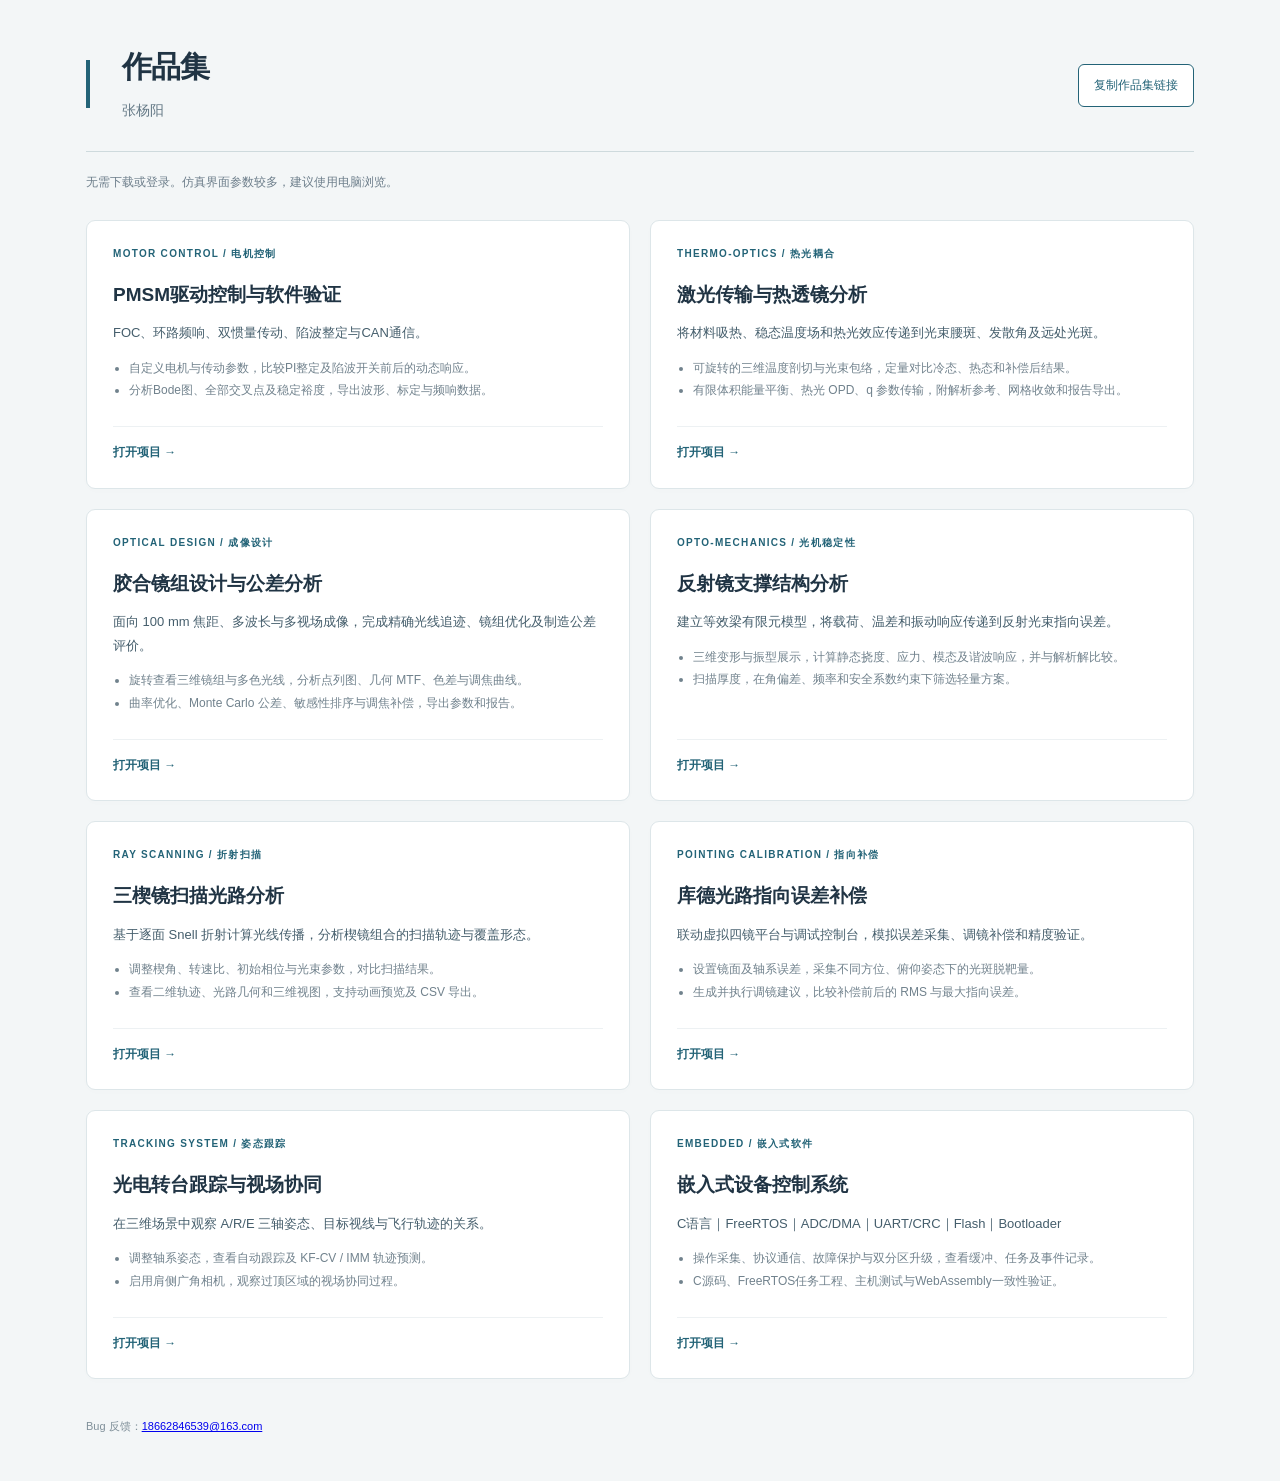
<file: index.html>
<!doctype html>
<html lang="zh-CN">
<head>
  <meta charset="UTF-8">
  <meta name="viewport" content="width=device-width, initial-scale=1">
  <title>作品集</title>
  <meta name="description" content="PMSM电机控制、嵌入式设备控制、成像镜组设计、光机结构分析，以及扫描光路与指向误差补偿。">
  <link rel="icon" href="assets/favicon.svg" type="image/svg+xml">
  <link rel="stylesheet" href="assets/site.css">
<link rel="stylesheet" href="assets/portfolio-theme.css?v=20261012b">
</head>
<body class="portfolio-page">
  <main>
    <header class="page-header">
      <div><h1>作品集</h1><p>张杨阳</p></div>
      <button class="copy-link" data-copy-link>复制作品集链接</button>
    </header>
    <p class="note">无需下载或登录。仿真界面参数较多，建议使用电脑浏览。</p>
    <section class="works" aria-label="项目作品">

      <article class="work"><div class="work-category">MOTOR CONTROL / 电机控制</div>
        <h2>PMSM驱动控制与软件验证</h2>
        <p>FOC、环路频响、双惯量传动、陷波整定与CAN通信。</p>
        <ul><li>自定义电机与传动参数，比较PI整定及陷波开关前后的动态响应。</li><li>分析Bode图、全部交叉点及稳定裕度，导出波形、标定与频响数据。</li></ul>
        <a class="open-link" href="projects/pmsm-drive/">打开项目 →</a>
      </article>
      <article class="work"><div class="work-category">THERMO-OPTICS / 热光耦合</div>
        <h2>激光传输与热透镜分析</h2>
        <p>将材料吸热、稳态温度场和热光效应传递到光束腰斑、发散角及远处光斑。</p>
        <ul><li>可旋转的三维温度剖切与光束包络，定量对比冷态、热态和补偿后结果。</li><li>有限体积能量平衡、热光 OPD、q 参数传输，附解析参考、网格收敛和报告导出。</li></ul>
        <a class="open-link" href="projects/laser-thermal/">打开项目 →</a>
      </article>
      <article class="work"><div class="work-category">OPTICAL DESIGN / 成像设计</div>
        <h2>胶合镜组设计与公差分析</h2>
        <p>面向 100 mm 焦距、多波长与多视场成像，完成精确光线追迹、镜组优化及制造公差评价。</p>
        <ul><li>旋转查看三维镜组与多色光线，分析点列图、几何 MTF、色差与调焦曲线。</li><li>曲率优化、Monte Carlo 公差、敏感性排序与调焦补偿，导出参数和报告。</li></ul>
        <a class="open-link" href="projects/engineering/?project=optics">打开项目 →</a>
      </article>
      <article class="work"><div class="work-category">OPTO-MECHANICS / 光机稳定性</div>
        <h2>反射镜支撑结构分析</h2>
        <p>建立等效梁有限元模型，将载荷、温差和振动响应传递到反射光束指向误差。</p>
        <ul><li>三维变形与振型展示，计算静态挠度、应力、模态及谐波响应，并与解析解比较。</li><li>扫描厚度，在角偏差、频率和安全系数约束下筛选轻量方案。</li></ul>
        <a class="open-link" href="projects/engineering/?project=cae">打开项目 →</a>
      </article>
      <article class="work"><div class="work-category">RAY SCANNING / 折射扫描</div>
        <h2>三楔镜扫描光路分析</h2>
        <p>基于逐面 Snell 折射计算光线传播，分析楔镜组合的扫描轨迹与覆盖形态。</p>
        <ul><li>调整楔角、转速比、初始相位与光束参数，对比扫描结果。</li><li>查看二维轨迹、光路几何和三维视图，支持动画预览及 CSV 导出。</li></ul>
        <a class="open-link" href="viewer.html?project=prism">打开项目 →</a>
      </article>
      <article class="work"><div class="work-category">POINTING CALIBRATION / 指向补偿</div>
        <h2>库德光路指向误差补偿</h2>
        <p>联动虚拟四镜平台与调试控制台，模拟误差采集、调镜补偿和精度验证。</p>
        <ul><li>设置镜面及轴系误差，采集不同方位、俯仰姿态下的光斑脱靶量。</li><li>生成并执行调镜建议，比较补偿前后的 RMS 与最大指向误差。</li></ul>
        <a class="open-link" href="viewer.html?project=coude">打开项目 →</a>
      </article>
      <article class="work"><div class="work-category">TRACKING SYSTEM / 姿态跟踪</div>
        <h2>光电转台跟踪与视场协同</h2>
        <p>在三维场景中观察 A/R/E 三轴姿态、目标视线与飞行轨迹的关系。</p>
        <ul><li>调整轴系姿态，查看自动跟踪及 KF-CV / IMM 轨迹预测。</li><li>启用肩侧广角相机，观察过顶区域的视场协同过程。</li></ul>
        <a class="open-link" href="viewer.html?project=are">打开项目 →</a>
      </article>
      <article class="work"><div class="work-category">EMBEDDED / 嵌入式软件</div>
        <h2>嵌入式设备控制系统</h2>
        <p>C语言｜FreeRTOS｜ADC/DMA｜UART/CRC｜Flash｜Bootloader</p>
        <ul><li>操作采集、协议通信、故障保护与双分区升级，查看缓冲、任务及事件记录。</li><li>C源码、FreeRTOS任务工程、主机测试与WebAssembly一致性验证。</li></ul>
        <a class="open-link" href="projects/embedded/">打开项目 →</a>
      </article>
    </section>
    <footer>Bug 反馈：<a href="mailto:18662846539@163.com">18662846539@163.com</a></footer>
  </main>
  <div class="toast" role="status" aria-live="polite"></div>
  <script src="assets/site.js"></script>
</body>
</html>
</file>
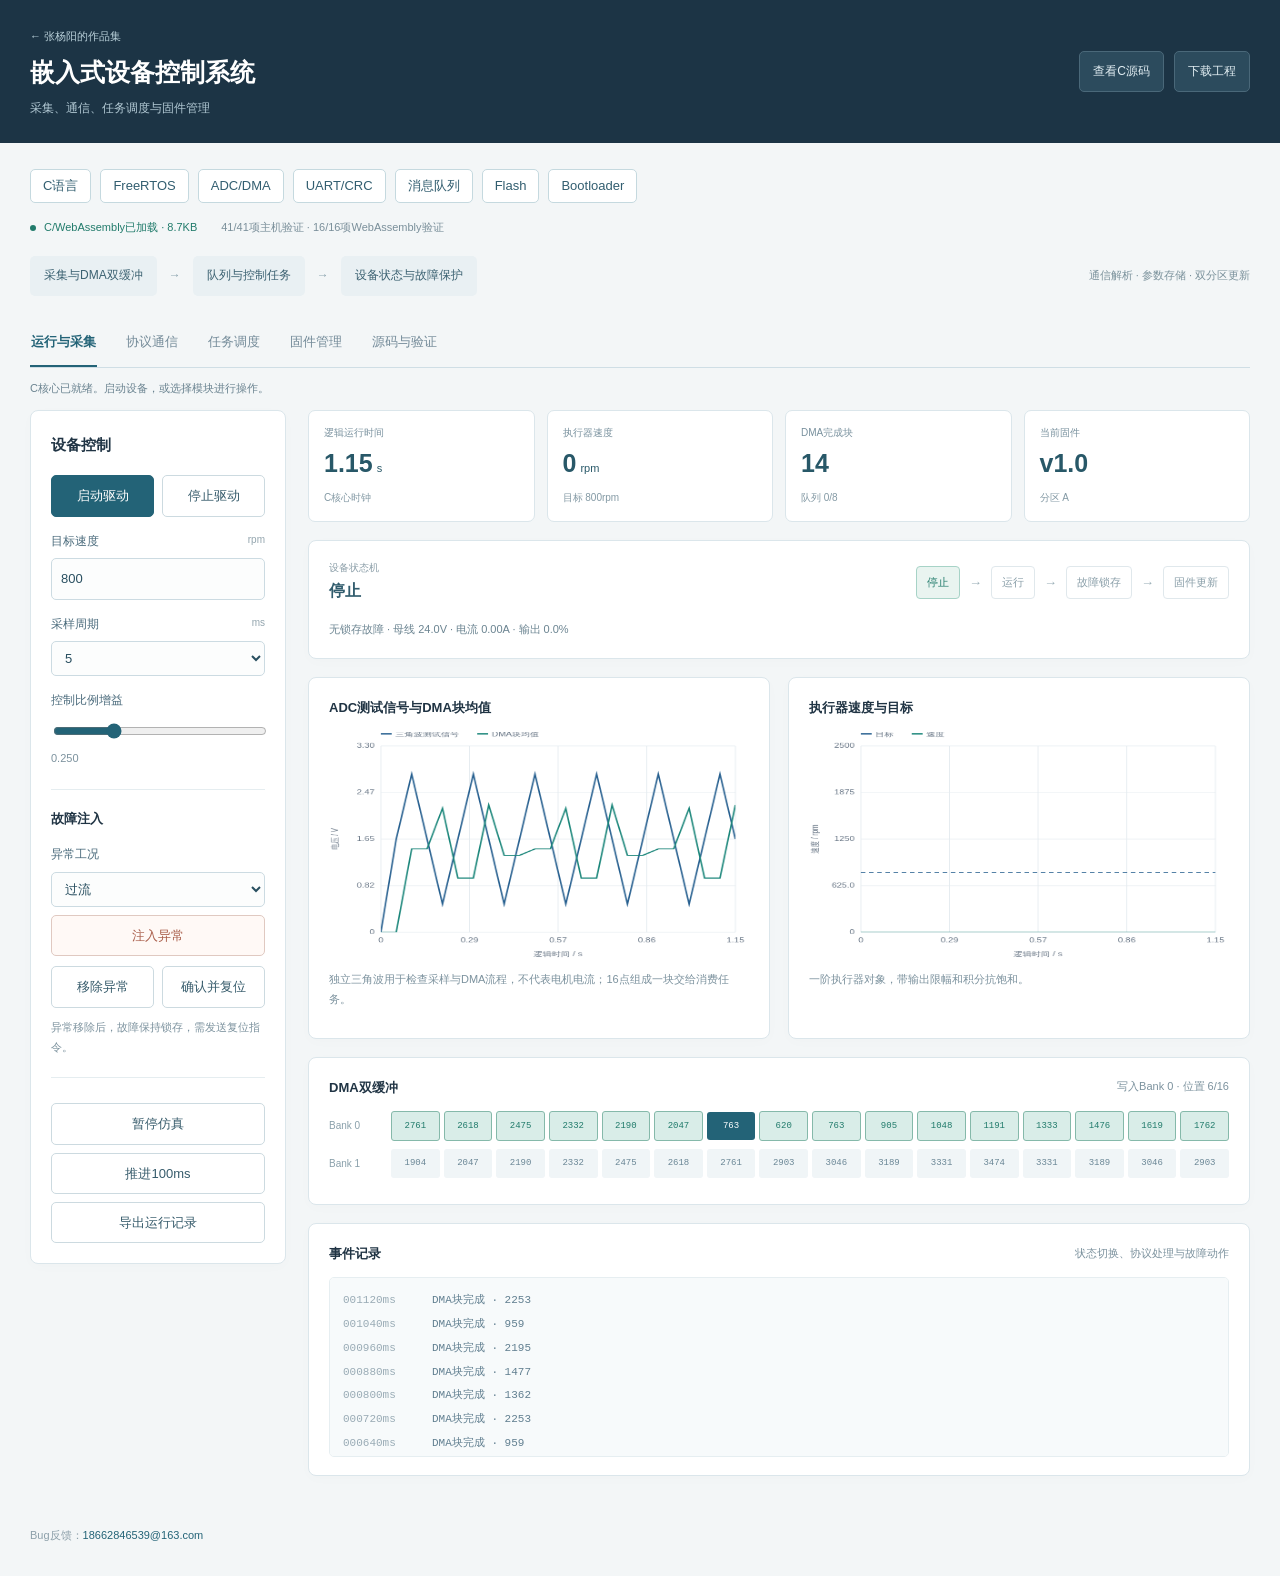
<file: projects/embedded/index.html>
<!doctype html>
<html lang="zh-CN">
<head>
  <meta charset="utf-8"><meta name="viewport" content="width=device-width,initial-scale=1">
  <title>嵌入式设备控制系统 · 张杨阳</title>
  <meta name="description" content="C固件核心、FreeRTOS任务工程、ADC/DMA采集、UART协议、故障保护、Flash参数存储与Bootloader双分区更新。">
  <link rel="icon" href="../../assets/favicon.svg"><link rel="stylesheet" href="../../assets/portfolio-theme.css?v=20261012b">
  <link rel="stylesheet" href="style.css?v=20261012a">
</head>
<body>
<header class="top"><div class="top-inner"><div><a href="../../index.html">← 张杨阳的作品集</a><h1>嵌入式设备控制系统</h1><p>采集、通信、任务调度与固件管理</p></div><div class="top-actions"><button id="open-source">查看C源码</button><a class="button-link" href="embedded-device-source.zip" download>下载工程</a></div></div></header>
<main>
  <section class="project-overview" aria-label="项目技术栈">
    <div class="tech-stack"><span>C语言</span><span>FreeRTOS</span><span>ADC/DMA</span><span>UART/CRC</span><span>消息队列</span><span>Flash</span><span>Bootloader</span></div>
    <div class="execution"><span id="backend-status" class="execution-state">正在加载C核心…</span><span id="validation-badge">正在加载验证记录…</span></div>
    <div class="architecture"><span>采集与DMA双缓冲</span><b>→</b><span>队列与控制任务</span><b>→</b><span>设备状态与故障保护</span><span class="architecture-side">通信解析 · 参数存储 · 双分区更新</span></div>
  </section>
  <nav class="tabs" aria-label="系统模块">
    <button data-tab="runtime" aria-selected="true">运行与采集</button><button data-tab="protocol">协议通信</button><button data-tab="tasks">任务调度</button><button data-tab="firmware">固件管理</button><button data-tab="source">源码与验证</button>
  </nav>
  <div id="status" class="status" role="status" aria-live="polite">C核心加载后可发送指令。</div>
  <section class="panel" id="runtime-panel">
    <div class="workspace"><aside class="card inspector"><h2>设备控制</h2>
      <div class="button-pair"><button id="start" class="primary">启动驱动</button><button id="stop">停止驱动</button></div>
      <label for="target">目标速度<span>rpm</span></label><input id="target" type="number" min="0" max="2400" step="100" value="800">
      <label for="sample">采样周期<span>ms</span></label><select id="sample"><option value="1">1</option><option value="2">2</option><option value="5" selected>5</option><option value="10">10</option><option value="20">20</option></select>
      <label for="gain">控制比例增益</label><input id="gain" type="range" min="50" max="800" step="25" value="250"><div class="small" id="gain-value">0.250</div>
      <div class="inspector-section"><h3>故障注入</h3><label for="fault">异常工况</label><select id="fault"><option value="1">过流</option><option value="2">母线欠压</option><option value="4">编码器失联</option><option value="8">控制任务停止喂狗</option></select><button id="inject" class="danger">注入异常</button><div class="button-pair"><button id="remove-fault">移除异常</button><button id="ack-fault">确认并复位</button></div><p class="small">异常移除后，故障保持锁存，需发送复位指令。</p></div>
      <div class="inspector-section"><button id="pause">暂停仿真</button><button id="advance">推进100ms</button><button id="export">导出运行记录</button></div>
    </aside><div class="results"><div class="metrics" id="metrics"></div>
      <div class="card state-card"><div><span class="eyebrow">设备状态机</span><strong id="mode-label">等待初始化</strong></div><div class="state-path"><span data-mode="0">停止</span><i>→</i><span data-mode="1">运行</span><i>→</i><span data-mode="2">故障锁存</span><i>→</i><span data-mode="3">固件更新</span></div><p id="fault-label">等待输入</p></div>
      <div class="chart-grid"><article class="card"><h3>ADC测试信号与DMA块均值</h3><canvas id="adc-chart" aria-label="ADC三角波测试信号"></canvas><p class="small">独立三角波用于检查采样与DMA流程，不代表电机电流；16点组成一块交给消费任务。</p></article><article class="card"><h3>执行器速度与目标</h3><canvas id="speed-chart" aria-label="执行器速度"></canvas><p class="small">一阶执行器对象，带输出限幅和积分抗饱和。</p></article></div>
      <article class="card"><div class="card-title"><h3>DMA双缓冲</h3><span id="dma-label" class="small"></span></div><div id="dma-banks"></div></article>
      <article class="card"><div class="card-title"><h3>事件记录</h3><span class="small">状态切换、协议处理与故障动作</span></div><div class="event-log" id="events"></div></article>
    </div></div>
  </section>
  <section class="panel" id="protocol-panel" hidden>
    <div class="section-heading"><h2>UART指令协议</h2><p>字节流进入64字节环形缓冲区，经长度检查和CRC16校验后执行命令，并生成应答帧。</p></div>
    <div class="protocol-grid"><article class="card"><h3>指令组装</h3><label for="command">命令</label><select id="command"><option value="2">设置目标速度 · 0x02</option><option value="3">设置采样周期 · 0x03</option><option value="1">启停设备 · 0x01</option><option value="16">保存参数 · 0x10</option><option value="17">故障复位 · 0x11</option></select><label for="command-value">数值</label><input id="command-value" type="number" value="1200" min="0" max="65535"><button id="make-frame">生成指令帧</button><label for="hex-frame">十六进制字节流</label><textarea id="hex-frame" rows="3" spellcheck="false" aria-label="十六进制指令帧"></textarea><div class="button-pair"><button id="send-frame" class="primary">发送整帧</button><button id="split-frame">分两段发送</button></div><div class="button-pair"><button id="corrupt-frame">破坏CRC后发送</button><button id="overflow-frame">注入接收溢出</button></div></article>
    <div><article class="card"><h3>帧结构</h3><div class="frame-schema"><span>AA 55<small>帧头</small></span><span>SEQ<small>序号</small></span><span>CMD<small>命令</small></span><span>LEN<small>载荷长度</small></span><span>DATA<small>小端载荷</small></span><span>CRC16<small>低字节在前</small></span></div><p class="small">CRC16/MODBUS：初值0xFFFF，多项式0xA001；覆盖帧头到载荷。</p></article><article class="card"><h3>解析与应答</h3><div id="protocol-metrics" class="compact-metrics"></div><pre id="reply">尚未接收指令</pre><p id="reply-status" class="small"></p></article><article class="card"><h3>处理记录</h3><div id="protocol-events" class="event-log"></div></article></div></div>
  </section>
  <section class="panel" id="tasks-panel" hidden>
    <div class="section-heading"><h2>周期任务与数据交互</h2><p>采集、控制、通信和健康监测分别调度，采集与消费通过有界队列交互。</p></div>
    <div class="chart-grid"><article class="card"><h3>任务运行记录</h3><canvas id="task-chart" aria-label="周期任务时间线"></canvas><p class="small">横轴为C核心的逻辑时间，标记来自实际任务调用记录。</p></article><article class="card"><h3>周期与运行次数</h3><div id="task-table"></div><div class="button-pair"><button id="queue-overflow">注入采集队列溢出</button><button id="watchdog-test">停止控制任务</button></div><p id="queue-label" class="small"></p></article></div>
    <article class="card"><h3>FreeRTOS任务工程</h3><p>使用官方内核V11.2.0，创建采集、控制、通信和健康任务；使用消息队列传递样本，互斥锁保护共享核心。下方记录来自Windows主机端口运行。</p><pre id="rtos-results">正在读取验证记录…</pre><p class="small">浏览器任务视图使用确定性调度；FreeRTOS内核任务由独立C工程执行。主机端口用于逻辑验证，时间不作为板端实时性能指标。</p></article>
  </section>
  <section class="panel" id="firmware-panel" hidden>
    <div class="section-heading"><h2>Flash参数与双分区更新</h2><p>参数记录和镜像分别校验。新镜像写入非活动分区，试启动通过健康检查后确认；中断写入或未确认启动保留已确认版本。</p></div>
    <div class="protocol-grid"><article class="card"><h3>参数记录</h3><div id="nv-summary"></div><button id="save-params" class="primary">保存当前参数</button><button id="power-cycle">模拟重新上电</button><button id="corrupt-nv">破坏参数校验后上电</button><p class="small">浏览器本地保存存储镜像，刷新后保留已保存参数和已确认固件。</p></article><div><article class="card"><h3>双分区Bootloader</h3><div id="flash-slots" class="flash-slots"></div><div class="upgrade-state"><strong id="upgrade-label">等待镜像</strong><span id="upgrade-percent">0%</span></div><progress id="upgrade-progress" max="1000" value="0"></progress><div class="button-pair"><button id="upgrade" class="primary">写入v1.1示例镜像</button><button id="bad-upgrade">写入损坏镜像</button></div><div class="button-pair"><button id="interrupt-upgrade">写入期间模拟掉电</button><button id="reboot-upgrade">重启并校验新版本</button></div><button id="reset-storage">恢复出厂存储</button><p class="small">Flash为C实现的双分区模型；示例镜像为8KB测试载荷，用于检查校验、分区切换与回退流程。</p></article><article class="card"><h3>存储与升级事件</h3><div class="event-log" id="firmware-events"></div></article></div></div>
  </section>
  <section class="panel" id="source-panel" hidden>
    <div class="section-heading"><h2>C工程与验证记录</h2><p>浏览器使用device.c编译的WebAssembly模块。相同C核心同时接受本机GCC测试和WebAssembly数值一致性检查。</p></div>
    <div class="source-links"><a href="embedded-device-source.zip" download>下载C工程</a><a href="validation.json" target="_blank">查看验证数据</a><button id="self-test" class="primary">运行浏览器自检</button></div>
    <div id="live-test-status" class="status">自检在独立实例中执行，保留当前设备状态。</div><div class="card" id="live-tests" hidden></div>
    <article class="card"><div class="card-title"><h3>源码</h3><select id="source-file" aria-label="源码文件"><option value="device.c">device.c · 控制与协议核心</option><option value="device.h">device.h · 接口与状态定义</option><option value="freertos_app.c">freertos_app.c · 任务工程</option><option value="FreeRTOSConfig.h">FreeRTOSConfig.h · 内核配置</option><option value="tests.c">tests.c · 核心测试</option></select></div><pre id="source-code" class="source-code">正在加载…</pre></article>
    <details class="card"><summary>主机测试记录</summary><div id="test-table"></div></details>
    <details class="card"><summary>执行方式与接口范围</summary><p>C核心负责协议解析、缓冲、状态机、保护、存储及升级校验。ADC与执行器输入为逻辑仿真，DMA展示对应双缓冲流程；网页不连接真实MCU。设备接口分离，可在接入板级外设后复用应用逻辑。</p><p>代码与测试提供软件验证记录；FreeRTOS主机端口和浏览器逻辑时间都不替代板端中断与实时性测量。</p></details>
  </section>
</main>
<footer>Bug反馈：<a href="mailto:18662846539@163.com">18662846539@163.com</a></footer>
<script src="../engineering/charts.js"></script><script src="app.js?v=20261012b"></script>
</body></html>
</file>
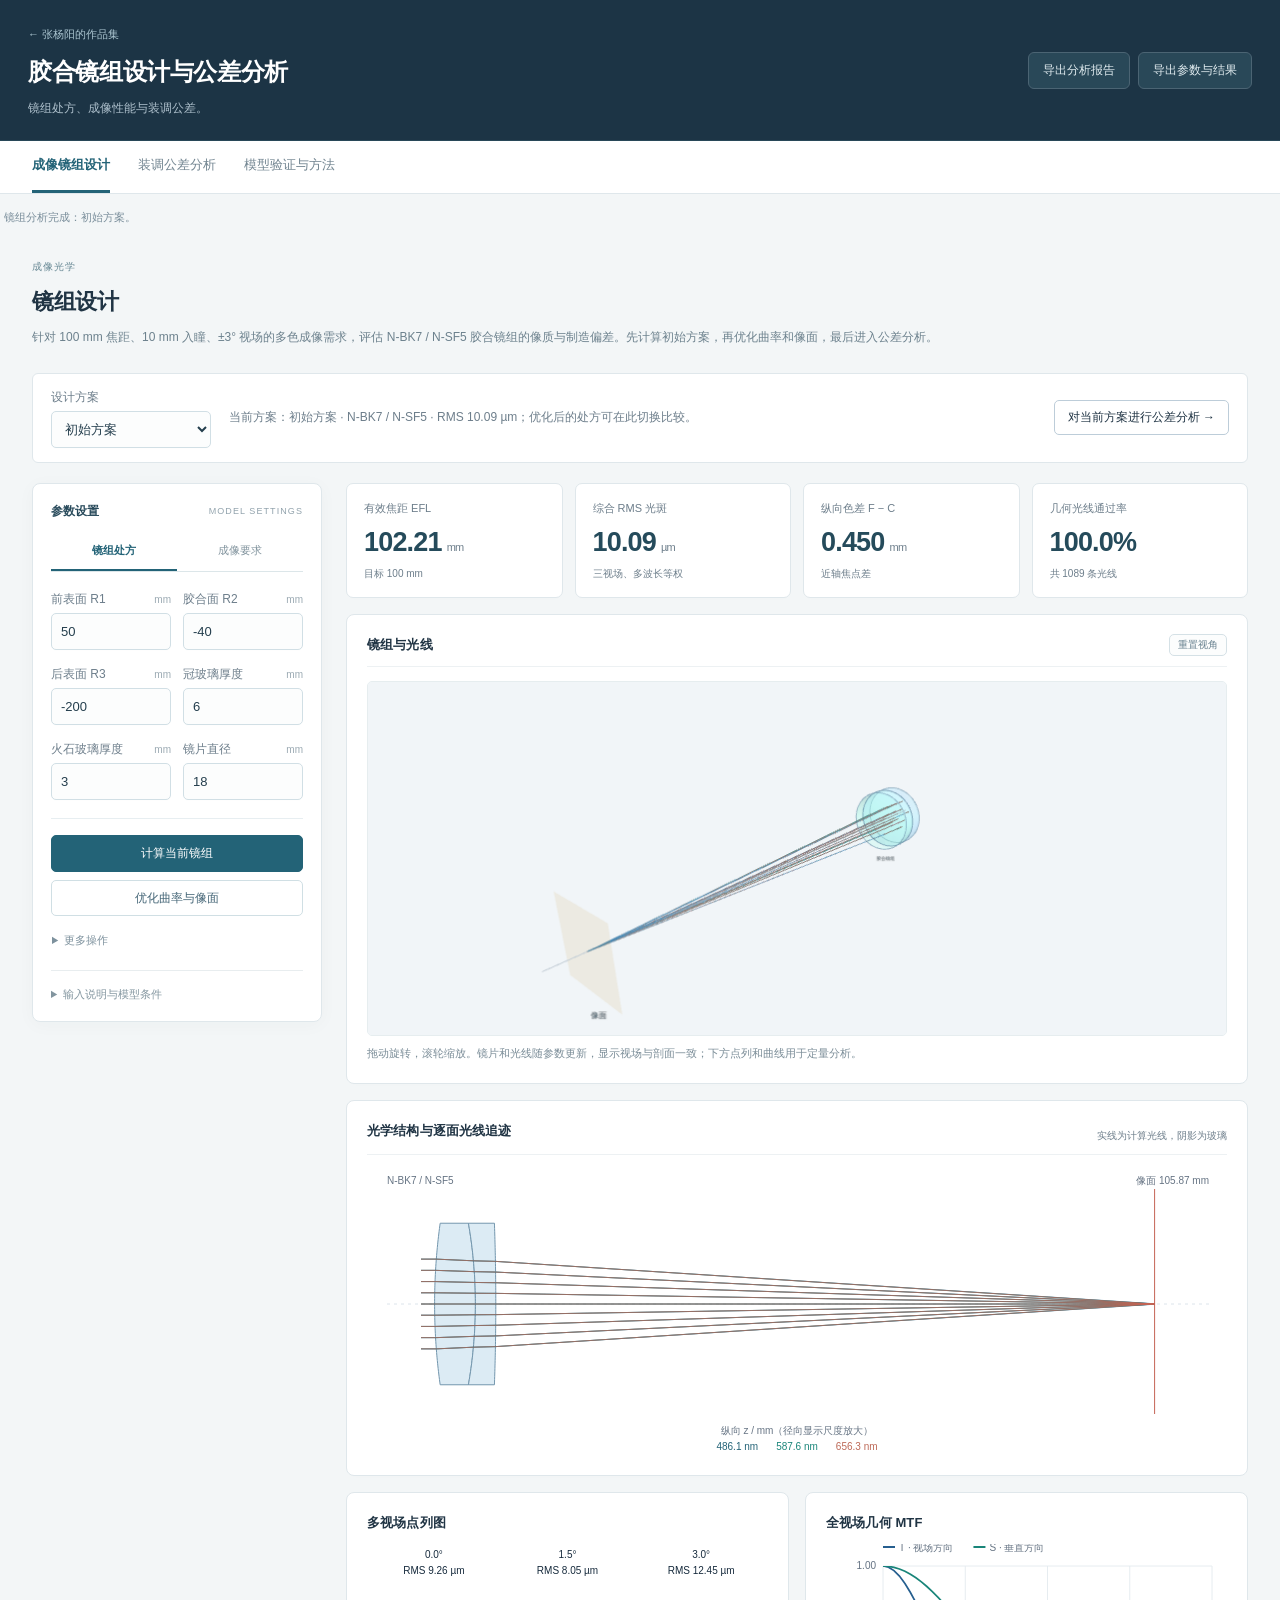
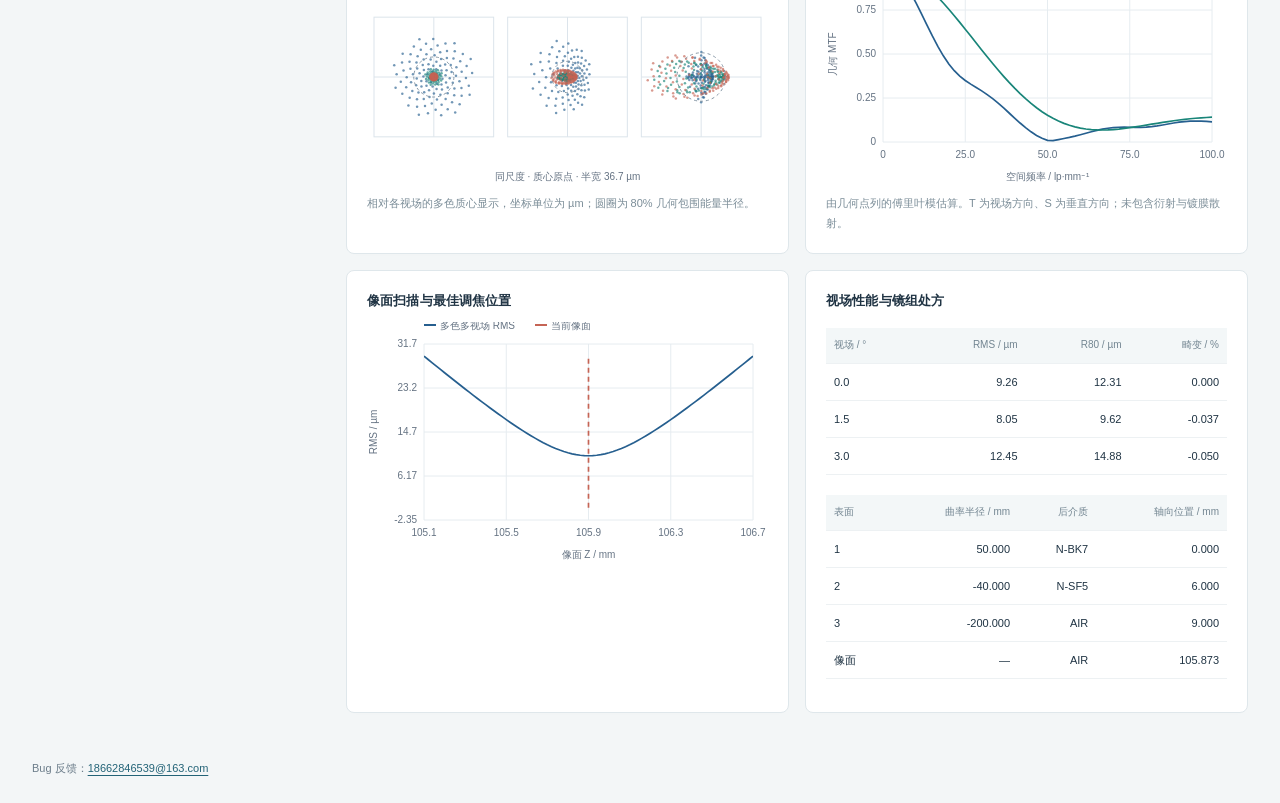
<file: projects/engineering/index.html>
<!doctype html>
<html lang="zh-CN"><head><meta charset="utf-8"><meta name="viewport" content="width=device-width,initial-scale=1"><title>光学设计与光机分析 · 张杨阳</title><meta name="description" content="多波长光线追迹、镜组优化、Monte Carlo 公差与装调补偿，以及反射镜支撑有限元、模态和热变形分析。"><link rel="icon" href="../../assets/favicon.svg"><link rel="stylesheet" href="workbench.css"><link rel="stylesheet" href="../../assets/portfolio-theme.css?v=20261012b">
</head>
<body class="engineering-page"><header class="top"><div><a href="../../index.html">← 张杨阳的作品集</a><h1 id="project-title">胶合镜组设计与公差分析</h1><p id="project-description">镜组处方、成像性能与装调公差。</p></div><div class="top-actions"><button id="export-report">导出分析报告</button><button id="export-json">导出参数与结果</button></div></header>
<nav class="tabs" aria-label="工程分析模块"><button data-tab="optics" aria-selected="true">成像镜组设计</button><button data-tab="tolerance" aria-selected="false">装调公差分析</button><button data-tab="cae" aria-selected="false">光机结构 CAE</button><button data-tab="validation" aria-selected="false">模型验证与方法</button></nav>
<div id="status" class="status" role="status" aria-live="polite">正在初始化分析模型…</div>
<main>
<section id="optics-panel" class="panel"><div class="project-heading"><span>成像光学</span><h2>镜组设计</h2><p>针对 100 mm 焦距、10 mm 入瞳、±3° 视场的多色成像需求，评估 N-BK7 / N-SF5 胶合镜组的像质与制造偏差。先计算初始方案，再优化曲率和像面，最后进入公差分析。</p></div>
<div class="scheme-bar"><label>设计方案<select id="design-scheme"></select></label><p id="scheme-summary">正在加载初始处方…</p><button id="go-tolerance">对当前方案进行公差分析 →</button></div><div class="workspace"><aside><form id="optical-form"><fieldset><legend>镜组处方 · mm</legend><div class="fields"><label>前表面 R1 · mm<input name="r1" type="number" step=".1" min="18" max="180"></label><label>胶合面 R2 · mm<input name="r2" type="number" step=".1" max="-12" min="-180"></label><label>后表面 R3 · mm<input name="r3" type="number" step=".1" max="-15" min="-500"></label><label>冠玻璃厚度 · mm<input name="t1" type="number" min=".5" max="20" step=".1"></label><label>火石玻璃厚度 · mm<input name="t2" type="number" min=".5" max="20" step=".1"></label><label>镜片直径 · mm<input name="diameter" type="number" min="2" max="30" step=".5"></label></div></fieldset>
<fieldset><legend>设计要求与像面</legend><div class="fields"><label>入瞳直径 · mm<input name="pupil" type="number" min="1" max="24" step=".5"></label><label>半视场 · °<input name="field" type="number" min=".1" max="10" step=".1"></label><label>目标焦距 · mm<input name="target" type="number" min="30" max="200" step="1"></label><label>像面 Z · mm<input name="imageZ" type="number" min="10" max="500" step=".01"></label><label>每束光线数<select name="rays"><option>37</option><option>121</option><option>301</option></select></label><label>光路显示视场<select id="ray-field"><option value="0">轴上</option><option value=".5">半视场</option><option value="1">全视场</option></select></label></div></fieldset>
<div class="buttons"><button type="button" id="analyze-optics" class="primary">计算当前镜组</button><button type="button" id="focus-optics">自动调焦</button><button type="button" id="optimize-optics">优化曲率与像面</button><button type="button" id="reset-optics">恢复初始方案</button></div></form><p class="side-note">光线按 486.1 / 587.6 / 656.3 nm 等权追迹。像面 Z 以第一面顶点为原点；镜组采用三个球面、两种玻璃的胶合结构。</p></aside>
<div class="results"><div id="optics-metrics" class="metrics"></div><div id="optimization-summary" class="comparison" hidden></div>
<article class="chart-card"><div class="chart-heading"><h3>镜组与光线</h3><button id="reset-optical-view">重置视角</button></div><div class="scene" id="optical-3d" role="img" aria-label="三维镜组光路"></div><p>拖动旋转，滚轮缩放。镜片和光线随参数更新，显示视场与剖面一致；下方点列和曲线用于定量分析。</p></article><article class="chart-card"><div class="chart-heading"><h3>光学结构与逐面光线追迹</h3><span>实线为计算光线，阴影为玻璃</span></div><div class="chart tall"><canvas id="ray-chart" aria-label="光路剖面"></canvas></div><div class="legend"><span class="blue">486.1 nm</span><span class="green">587.6 nm</span><span class="red">656.3 nm</span></div></article>
<div class="grid two"><article class="chart-card"><h3>多视场点列图</h3><div class="chart"><canvas id="spot-chart" aria-label="多波长点列图"></canvas></div><p>相对各视场的多色质心显示，坐标单位为 µm；圆圈为 80% 几何包围能量半径。</p></article><article class="chart-card"><h3>全视场几何 MTF</h3><div class="chart"><canvas id="mtf-chart" aria-label="几何MTF"></canvas></div><p>由几何点列的傅里叶模估算。T 为视场方向、S 为垂直方向；未包含衍射与镀膜散射。</p></article></div>
<div class="grid two"><article class="chart-card"><h3>像面扫描与最佳调焦位置</h3><div class="chart"><canvas id="focus-chart" aria-label="像面扫描"></canvas></div></article><article class="chart-card"><h3>视场性能与镜组处方</h3><div id="optics-table"></div><div id="prescription-table"></div></article></div>
</div></div></section>
<section id="tolerance-panel" class="panel" hidden><div class="project-heading"><span>制造与装调</span><h2>Monte Carlo 公差与补偿策略评估</h2><p>对当前镜组加入曲率、厚度、偏心、倾斜和折射率误差。使用同一批固定种子样本，比较固定像面与允许调焦补偿两种装配策略，判断主要敏感参数与合格率。</p></div>
<div class="scheme-bar"><label>公差分析方案<select id="tolerance-scheme"></select></label><p id="tolerance-prescription">正在加载镜组处方…</p><button id="go-design">返回镜组设计</button></div><div class="workspace"><aside><form id="tolerance-form"><fieldset><legend>独立均匀分布的 ± 公差</legend><div class="fields"><label>各表面曲率 · %<input name="radius" type="number" min="0" max="2" step=".01"></label><label>各镜片厚度 · mm<input name="thickness" type="number" min="0" max=".5" step=".005"></label><label>镜组 X/Y 偏心 · mm<input name="decenter" type="number" min="0" max=".2" step=".005"></label><label>镜组 Y 轴倾斜 · °<input name="tilt" type="number" min="0" max="1" step=".01"></label><label>各玻璃折射率 Δn<input name="index" type="number" min="0" max=".005" step=".00001"></label><label>像面误差 · mm<input name="focus" type="number" min="0" max="1" step=".01"></label></div></fieldset><fieldset><legend>评价与装调</legend><div class="fields"><label>允许调焦 ± · mm<input name="compensation" type="number" min="0" max="2" step=".05"></label><label>综合 RMS 上限 · µm<input name="limit" type="number" min="1" max="200" step="1"></label><label>样本数<select name="samples"><option>60</option><option>120</option><option>300</option></select></label><label>随机种子<input name="seed" type="number" min="0" max="4294967295" step="1"></label></div></fieldset><div class="buttons"><button type="button" id="run-tolerance" class="primary">运行公差与敏感性分析</button><button type="button" id="export-tolerance">导出全部样本 CSV</button></div></form><p class="side-note">每个样本计算 3 视场 × 3 波长 × 37 条光线；11 个误差变量相互独立。孔径损失或不可行结构计为失败样本。</p></aside>
<div class="results"><div id="tolerance-metrics" class="metrics"></div><div id="tolerance-empty" class="empty">正在计算当前方案的公差与调焦补偿…</div><div id="tolerance-results" hidden><div class="grid two"><article class="chart-card"><h3>综合 RMS 的累积分布</h3><div class="chart"><canvas id="cdf-chart" aria-label="公差累积分布"></canvas></div><p>蓝色为固定像面，绿色为调焦补偿，虚线为合格阈值。</p></article><article class="chart-card"><h3>单参数公差敏感性排序</h3><div class="chart"><canvas id="sensitivity-chart" aria-label="公差敏感性"></canvas></div><p>其余参数保持标称值，分别取 ± 公差；显示最不利端点相对标称 RMS 的变化。</p></article></div><article class="chart-card"><h3>统计结果与样本预览</h3><div id="tolerance-stats"></div><div id="tolerance-table"></div></article></div></div></div></section>
<section id="cae-panel" class="panel" hidden><div class="project-heading"><span>光机结构</span><h2>载荷与指向稳定性</h2><p>将反射镜柔性支撑等效为悬臂梁，以两自由度 Hermite 梁单元建立刚度与一致质量矩阵。分析端部载荷、重力和规定截面温差造成的变形，并将端部转角传递到反射光束指向。</p></div>
<div class="workspace"><aside><form id="cae-form"><fieldset><legend>几何与材料</legend><label>支撑材料<select name="material"><option value="aluminum">铝合金 · E 69 GPa</option><option value="titanium">钛合金 · E 114 GPa</option><option value="steel">结构钢 · E 200 GPa</option></select></label><div class="fields"><label>长度 · mm<input name="length" type="number" min="20" max="200" step="1"></label><label>宽度 · mm<input name="width" type="number" min="5" max="80" step="1"></label><label>厚度 · mm<input name="height" type="number" min="1.5" max="8" step=".25"></label><label>梁单元数<select name="elements"><option>4</option><option>8</option><option>16</option><option>24</option><option>32</option></select></label></div></fieldset><fieldset><legend>工况与光学接口</legend><div class="fields"><label>端部外载 · N<input name="force" type="number" min="-10" max="10" step=".1"></label><label>镜片端部质量 · kg<input name="tipMass" type="number" min="0" max=".2" step=".005"></label><label>重力倍率 · g<input name="gravity" type="number" min="-5" max="5" step=".25"></label><label>截面温差 · K<input name="deltaT" type="number" min="-5" max="5" step=".05"></label><label>镜片直径 · mm<input name="mirrorDiameter" type="number" min="5" max="100" step="1"></label><label>传播距离 · m<input name="distance" type="number" min=".1" max="20" step=".1"></label><label>模态阻尼比 ζ<input name="damping" type="number" min=".005" max=".2" step=".005"></label><label>谐波端部力 · N<input name="harmonicForce" type="number" min=".01" max="2" step=".01"></label></div></fieldset><fieldset><legend>厚度选型约束</legend><div class="fields"><label>光束偏转上限 · ″<input name="angleLimit" type="number" min="1" max="2000" step="10"></label><label>一阶频率下限 · Hz<input name="freqLimit" type="number" min="10" max="1000" step="10"></label></div></fieldset><div class="buttons"><button type="button" id="run-cae" class="primary">计算静力、模态与热变形</button><button type="button" id="run-sweep">扫描厚度并筛选轻量方案</button><button type="button" id="apply-sweep" disabled>应用选型方案</button><button type="button" id="reset-cae">恢复基准工况</button></div></form><p class="side-note">左端位移和转角固定。截面温差按线性分布规定，κₜ = αΔT / h；尚未求解三维接触和热传导。光束角误差取平面内反射关系 Δθ ≈ 2φ。</p></aside>
<div class="results"><div id="cae-metrics" class="metrics"></div><div id="cae-breakdown" class="comparison"></div><article class="chart-card"><div class="chart-heading"><h3>支撑变形与反射镜姿态</h3><label>显示状态<select id="cae-shape"><option value="static">静态变形</option><option value="0">一阶振型</option><option value="1">二阶振型</option><option value="2">三阶振型</option></select></label></div><div class="scene" id="cae-3d" role="img" aria-label="三维支撑变形"></div><p>数值来自等效梁有限元，三维显示不改变求解模型。静态变形及光束角变化放大 200 倍，颜色为弯曲应力幅值，色标固定为 0–10 MPa；振型归一化显示，未表示实际振动幅值。</p></article><div class="grid two"><article class="chart-card"><h3>支撑挠度与弯曲应力</h3><div class="chart"><canvas id="deflection-chart" aria-label="梁挠度分布"></canvas></div><div class="chart short"><canvas id="stress-chart" aria-label="梁弯曲应力"></canvas></div></article><article class="chart-card"><h3>前三阶模态 · 归一化振型</h3><div class="chart"><canvas id="modes-chart" aria-label="模态振型"></canvas></div><div id="modes-table"></div><p>含端部平动质量与镜片转动惯量，形状幅值归一化，仅用于比较振型。</p></article></div><div class="grid two"><article class="chart-card"><h3>谐波力引起的光束角响应</h3><div class="chart"><canvas id="response-chart" aria-label="谐波角响应"></canvas></div><p>模态叠加最多保留前 12 阶，纵轴为对数尺度；显示频率范围内显式采样前三阶共振点。</p></article><article class="chart-card"><h3>厚度、质量与指向稳定性</h3><div id="sweep-empty" class="empty">扫描 1.5–8 mm 厚度，按角偏差、频率与安全系数筛选。</div><div class="chart" id="sweep-plot" hidden><canvas id="sweep-chart" aria-label="厚度优化"></canvas></div><div id="sweep-summary"></div></article></div><article class="chart-card" id="sweep-records" hidden><details><summary>厚度选型记录</summary><div id="sweep-table"></div></details></article></div></div></section>
<section id="validation-panel" class="panel" hidden><div class="project-heading"><span>基准验证</span><h2>模型验证与方法说明</h2><p id="validation-intro">光学以材料手册、Snell 定律和近轴传递矩阵校核；结构以悬臂解析解及网格收敛校核。计算方法、测试源码和验证结果随项目公开。</p></div><div class="validation-grid"><article class="chart-card"><h3>自动验证记录</h3><p id="validation-status">正在读取验证结果…</p><div id="validation-table"></div><a href="validation.json" target="_blank">查看完整验证结果 JSON</a> · <a href="tests.cjs" target="_blank">查看验证脚本</a></article><article class="chart-card" data-domain="cae"><h3>网格收敛 · 无端部质量悬臂基准</h3><div class="chart"><canvas id="convergence-chart" aria-label="模态网格收敛"></canvas></div><div id="convergence-table"></div><p>端力挠度的三次解析式可由 Hermite 梁单元精确表示；模态误差随网格细化下降。</p></article></div>
<div class="method-grid"><article data-domain="optics"><h3>光学计算</h3><ul><li>球面精确求交与三维矢量 Snell 折射；波长依赖折射率来自 SCHOTT Sellmeier 系数。</li><li>近轴传递矩阵独立计算 EFL / BFL；完整追迹计算多视场、多波长质心、RMS、R80 与畸变。</li><li>优化采用有界 Nelder–Mead；调焦在光线交点方差的二次函数中求极小值。</li><li>Monte Carlo 独立均匀采样 11 个误差变量；报告合格率、P95、95% Wilson 区间与调焦补偿效果。</li></ul></article><article data-domain="cae"><h3>结构计算</h3><ul><li>Euler–Bernoulli 梁，线弹性、小变形，矩形截面，固定根部。</li><li>组装刚度 K 与一致质量 M；求解 Ku = F，Cholesky 变换后用 Jacobi 算法解广义特征值。</li><li>温差以规定曲率加载，内应力使用机械曲率与自由热曲率之差计算。</li><li>反射光角变化由端部转角计算，远场光斑位移仅取角度分量，不混入镜片平移。</li></ul></article><article><h3>适用范围</h3><p id="model-boundaries">本项目用于设计比较和可复现的工程分析。几何 MTF 不包含衍射；胶合层、镀膜、鬼像、散射和真实材料批次尚未建模。支撑为一维等效梁，材料为代表值，热工况为规定温差，不能替代三维接触/热传导及样机实测。长厚比小于 10 时会提示梁假设的适用性。</p></article><article><h3>资料与复现</h3><p><a href="README.md" target="_blank">项目说明与复现步骤</a> · <a href="engine.js" target="_blank">计算内核</a></p><ul><li data-domain="optics"><a href="https://www.schott.com/en-gb/products/optical-glass/-/media/Project/OnEx/Products/O/optical-glass/Downloads/schott-optical-glass-collection-datasheets-english-may2019.pdf?rev=5358bb64e13a44f2b37f5065490509af" target="_blank" rel="noopener">SCHOTT 光学玻璃数据手册</a></li><li data-domain="optics"><a href="https://optics.ansys.com/hc/en-us/articles/42661772706835-Methods-for-analyzing-MTF-in-OpticStudio" target="_blank" rel="noopener">Ansys Optics：MTF 计算方法</a></li><li data-domain="optics"><a href="https://optics.ansys.com/hc/en-us/articles/42661666289043-How-to-perform-a-sequential-tolerance-analysis" target="_blank" rel="noopener">Ansys Optics：顺序公差分析</a></li><li data-domain="cae"><a href="https://doc.comsol.com/6.3/doc/com.comsol.help.models.sme.thermally_loaded_beam/thermally_loaded_beam.html" target="_blank" rel="noopener">COMSOL：热载荷梁验证案例</a></li></ul></article></div></section>
</main><footer>Bug 反馈：<a href="mailto:18662846539@163.com">18662846539@163.com</a></footer><script src="../../demos/vendor/three.min.js"></script><script src="../../demos/vendor/OrbitControls.js"></script><script src="engine.js"></script><script src="scene3d.js?v=20261012b"></script><script src="charts.js?v=20261012b"></script><script src="app.js?v=20261012b"></script><script src="../../assets/workbench-ui.js?v=20261012b"></script></body></html>
</file>
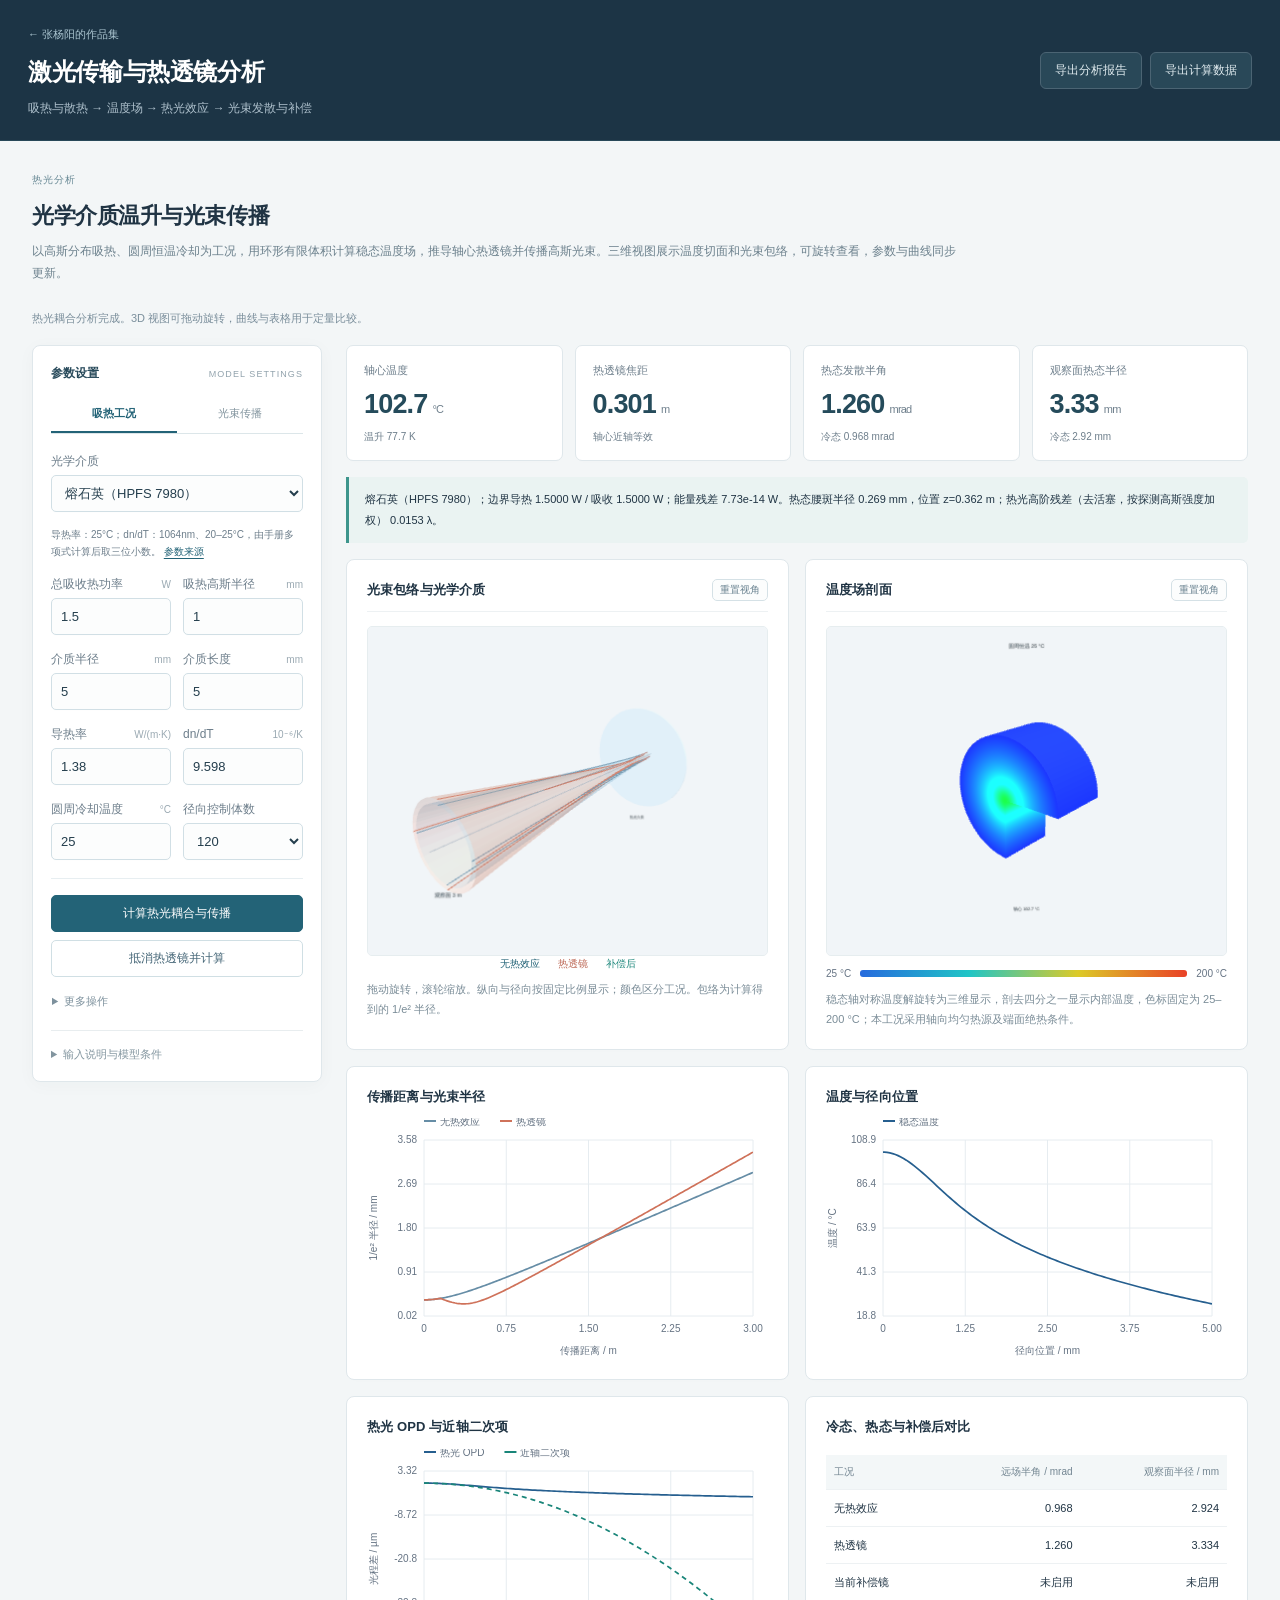
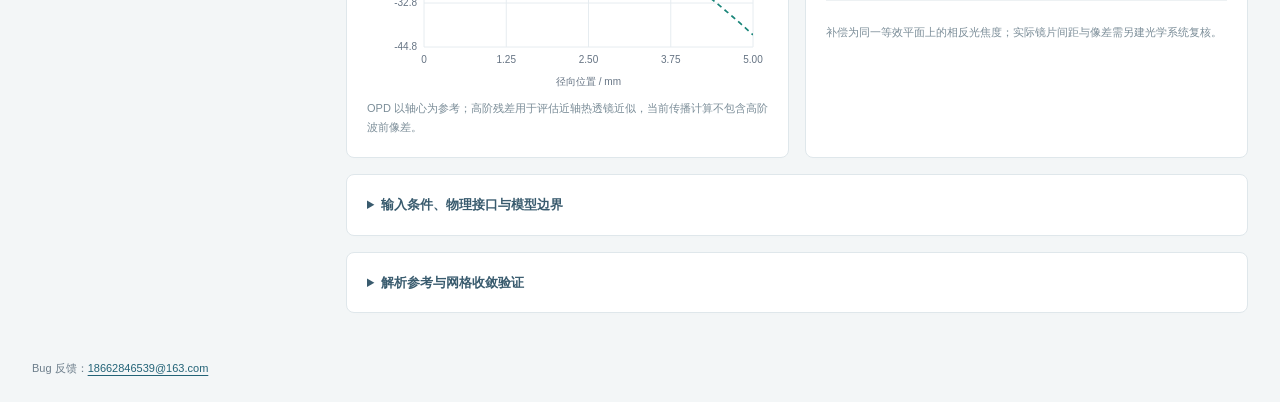
<file: projects/laser-thermal/index.html>
<!doctype html><html lang="zh-CN"><head><meta charset="utf-8"><meta name="viewport" content="width=device-width,initial-scale=1"><title>激光传输与热透镜分析 · 张杨阳</title><meta name="description" content="有限体积热传导、三维温度场展示、热光 OPD、Gaussian 光束传播与热透镜补偿。"><link rel="icon" href="../../assets/favicon.svg"><link rel="stylesheet" href="../engineering/workbench.css"><link rel="stylesheet" href="style.css?v=20261013a"><link rel="stylesheet" href="../../assets/portfolio-theme.css?v=20261012b">
</head>
<body class="engineering-page thermal-page"><header class="top"><div><a href="../../index.html">← 张杨阳的作品集</a><h1>激光传输与热透镜分析</h1><p>吸热与散热 → 温度场 → 热光效应 → 光束发散与补偿</p></div><div class="top-actions"><button id="export-report">导出分析报告</button><button id="export-data">导出计算数据</button></div></header>
<main><div class="project-heading"><span>热光分析</span><h2>光学介质温升与光束传播</h2><p>以高斯分布吸热、圆周恒温冷却为工况，用环形有限体积计算稳态温度场，推导轴心热透镜并传播高斯光束。三维视图展示温度切面和光束包络，可旋转查看，参数与曲线同步更新。</p></div><div id="status" class="status" role="status" aria-live="polite">正在初始化…</div>
<div class="workspace"><aside><form id="parameters"><fieldset><legend>材料与热工况</legend><div class="fields"><label class="material-field">光学介质<select id="material" aria-label="光学介质" aria-describedby="material-info"><option value="silica">熔石英（HPFS 7980）</option><option value="nbk7">N-BK7光学玻璃</option><option value="caf2">氟化钙（CaF₂）</option><option value="custom">自定义介质</option></select></label><p id="material-info" class="material-info"></p><label>总吸收热功率 · W<input name="absorbed" type="number" min="0" max="5" step=".1"></label><label>吸热高斯半径 · mm<input name="pumpRadius" type="number" min=".2" max="3" step=".1"></label><label>介质半径 · mm<input name="rodRadius" type="number" min="1" max="15" step=".5"></label><label>介质长度 · mm<input name="length" type="number" min="1" max="30" step="1"></label><label>导热率 · W/(m·K)<input name="conductivity" type="number" min=".5" max="50" step=".001"></label><label>dn/dT · 10⁻⁶/K<input name="dndT" type="number" min="-20" max="25" step=".001"></label><label>圆周冷却温度 · °C<input name="coolant" type="number" min="0" max="80" step="1"></label><label>径向控制体数<select name="cells"><option>40</option><option>80</option><option>120</option><option>240</option></select></label></div></fieldset>
<fieldset><legend>探测光束与传播</legend><div class="fields"><label>波长 · nm<input name="wavelength" type="number" min="355" max="2000" step="1"></label><label>初始腰斑半径 · mm<input name="waist" type="number" min=".1" max="2" step=".05"></label><label>光束 M²<input name="m2" type="number" min="1" max="3" step=".1"></label><label>介质位置 · m<input name="lensZ" type="number" min="0" max="2" step=".05"></label><label>观察面位置 · m<input name="screenZ" type="number" min=".2" max="10" step=".1"></label><label>等效补偿镜 f · m<input name="compensator" type="number" step="any"></label></div></fieldset><div class="buttons"><button id="calculate" type="button" class="primary">计算热光耦合与传播</button><button id="compensate" type="button">抵消热透镜并计算</button><button id="cold-case" type="button">无吸热基准工况</button><button id="reset" type="button">恢复示例参数</button></div></form><p class="side-note">初始腰斑位于 z=0。光束半径为强度 1/e² 半径，发散角为半角；补偿镜 f=0 表示不使用。介质预置使用参考条件下的常数物性，不自动随波长或温度换算。吸热功率是热沉积总量，切换介质保留当前功率与尺寸，不能直接当作入射激光功率。</p></aside>
<div class="results"><div id="metrics" class="metrics"></div><div id="summary" class="comparison"></div><div class="grid two"><article class="chart-card"><div class="chart-heading"><h3>光束包络与光学介质</h3><button data-reset="beam-3d">重置视角</button></div><div class="scene" id="beam-3d" role="img" aria-label="三维激光传播"></div><div class="legend"><span class="blue">无热效应</span><span class="red">热透镜</span><span class="green">补偿后</span></div><p>拖动旋转，滚轮缩放。纵向与径向按固定比例显示；颜色区分工况。包络为计算得到的 1/e² 半径。</p></article><article class="chart-card"><div class="chart-heading"><h3>温度场剖面</h3><button data-reset="heat-3d">重置视角</button></div><div class="scene" id="heat-3d" role="img" aria-label="三维热分布"></div><div class="temperature-key"><span id="cool-label"></span><i></i><span id="hot-label"></span></div><p>稳态轴对称温度解旋转为三维显示，剖去四分之一显示内部温度，色标固定为 25–200 °C；本工况采用轴向均匀热源及端面绝热条件。</p></article></div>
<div class="grid two"><article class="chart-card"><h3>传播距离与光束半径</h3><div class="chart"><canvas id="propagation-chart" aria-label="光束传播曲线"></canvas></div></article><article class="chart-card"><h3>温度与径向位置</h3><div class="chart"><canvas id="temperature-chart" aria-label="径向温度"></canvas></div></article><article class="chart-card"><h3>热光 OPD 与近轴二次项</h3><div class="chart"><canvas id="opd-chart" aria-label="热光程差"></canvas></div><p>OPD 以轴心为参考；高阶残差用于评估近轴热透镜近似，当前传播计算不包含高阶波前像差。</p></article><article class="chart-card"><h3>冷态、热态与补偿后对比</h3><div id="result-table"></div><p>补偿为同一等效平面上的相反光焦度；实际镜片间距与像差需另建光学系统复核。</p></article></div>
<article class="chart-card"><h3>输入条件、物理接口与模型边界</h3><p class="method">热源沿轴向均匀，径向按高斯分布；只有圆周恒温冷却，忽略端面散热。环形控制体求解导热并校核能量平衡。介质预置提供导热率与dn/dT参考常数；修改这两项会转为自定义介质。热透镜采用轴心近轴曲率，高斯传播用复 q 参数与薄透镜变换；热光程高阶项未进行完整波动传播。未建模应力光学效应、端面膨胀、瞬态和损伤。高温或大角度工况需复核材料及近轴假设。</p><p><a href="README.md" target="_blank">模型说明</a> · <a href="model.js" target="_blank">计算内核</a> · <a href="validation.json" target="_blank">验证数据</a></p></article>
<article class="chart-card"><h3>解析参考与网格收敛验证</h3><p>以下为默认熔石英工况的固定基准验证记录；当前介质的结果见上方温度场、OPD和传播曲线。</p><p id="validation-status"></p><div class="grid two"><div><div class="chart"><canvas id="convergence-chart" aria-label="热网格收敛"></canvas></div><div id="convergence-table"></div></div><div id="validation-table"></div></div></article></div></div></main><footer>Bug 反馈：<a href="mailto:18662846539@163.com">18662846539@163.com</a></footer>
<script src="../../demos/vendor/three.min.js"></script><script src="../../demos/vendor/OrbitControls.js"></script><script src="model.js?v=20261013a"></script><script src="materials.js?v=20261013a"></script><script src="../engineering/scene3d.js"></script><script src="../engineering/charts.js"></script><script src="app.js?v=20261013a"></script><script src="../../assets/workbench-ui.js?v=20261012b"></script></body></html>
</file>
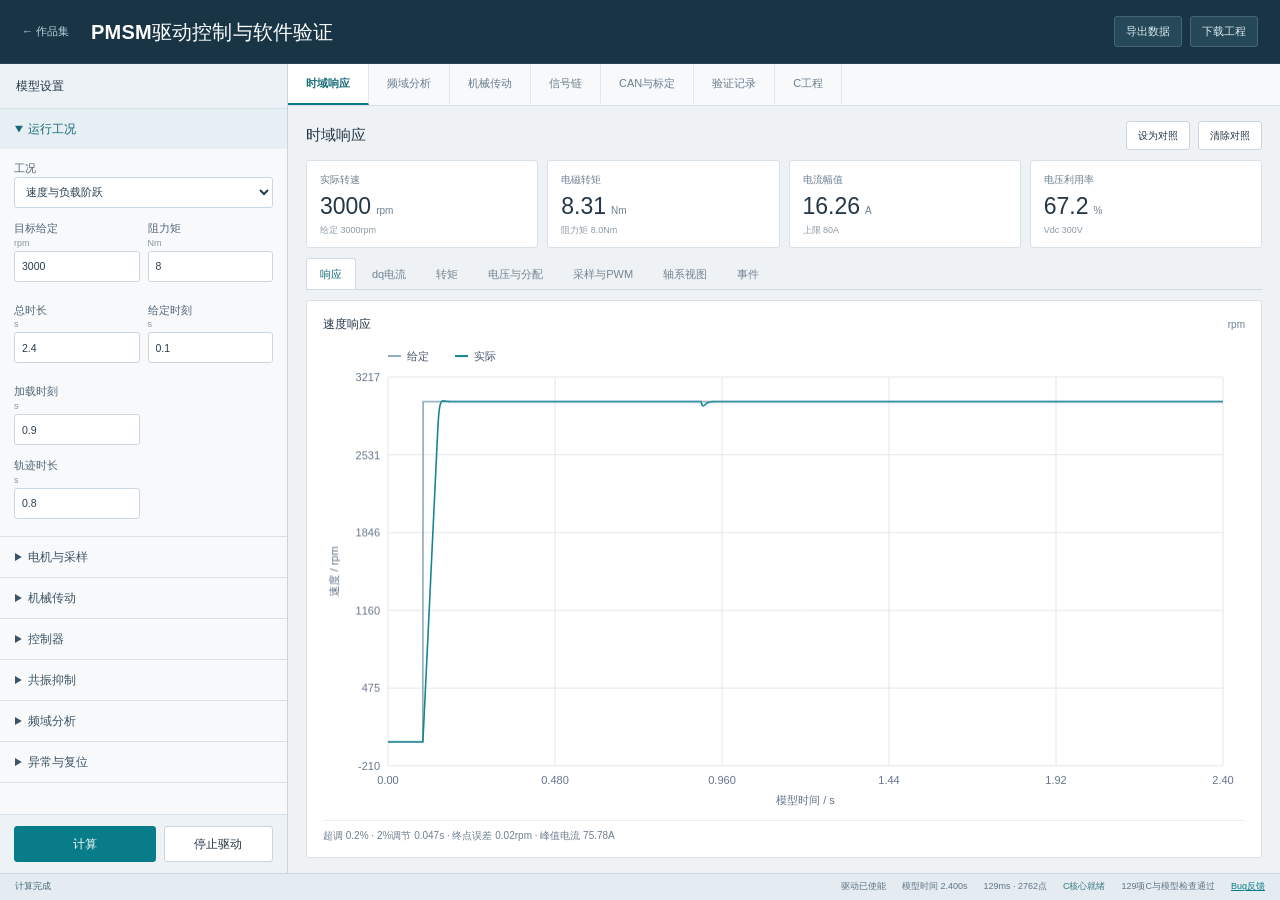
<file: projects/pmsm-drive/index.html>
<!doctype html><html lang="zh-CN"><head><meta charset="utf-8"><meta name="viewport" content="width=device-width,initial-scale=1"><title>PMSM驱动控制与软件验证 · 张杨阳</title><link rel="icon" href="../../assets/favicon.svg"><link rel="stylesheet" href="style.css?v=20261014a"></head><body>
<header><a href="../../index.html">← 作品集</a><h1>PMSM驱动控制与软件验证</h1><div class="header-actions"><button id="export-run">导出数据</button><a class="button" href="pmsm-drive-source.zip" download>下载工程</a></div></header>
<main><aside class="inspector"><div class="inspector-title"><strong>模型设置</strong><span id="parameter-dirty"></span></div><div class="parameter-tree"><details class="parameter-group" name="parameter-groups" open><summary>运行工况</summary><div class="group-body"><label>工况<select id="scenario"><option value="step">速度与负载阶跃</option><option value="position">伺服定位</option><option value="resonance">弹性负载定位</option><option value="weakening">基速以上升速</option><option value="reversal">正反转切换</option><option value="torque">转矩控制</option><option value="fault">故障关断</option></select></label><div class="two-fields"><label>目标给定<span id="target-unit">rpm</span><input id="target" type="number" value="3000"></label><label>阻力矩<span>Nm</span><input id="load" type="number" value="8"></label><label>总时长<span>s</span><input id="duration" type="number" value="2.4" min="0.3" max="8" step="0.1"></label><label>给定时刻<span>s</span><input id="step-time" type="number" value="0.1" min="0" step="0.05"></label><label>加载时刻<span>s</span><input id="load-time" type="number" value="0.9" min="0" step="0.1"></label></div><div id="trajectory-fields" class="two-fields"></div></div></details><details class="parameter-group" name="parameter-groups"><summary>电机与采样</summary><div class="group-body"><label>参数预设<select id="motor-preset"><option value="ipm">IPMSM · 300V</option><option value="spm">SPMSM · 48V</option><option value="elastic">弹性负载 · 48V</option><option value="custom">自定义</option></select></label><div id="motor-fields" class="two-fields"></div><details class="subgroup"><summary>采样与限幅</summary><div id="sampling-fields" class="two-fields"></div></details><button id="reset-calibration" class="full">恢复预设</button></div></details><details class="parameter-group" name="parameter-groups"><summary>机械传动</summary><div class="group-body"><div id="mechanical-fields" class="two-fields"></div><div class="parameter-result"><span>惯量比</span><b id="inertia-ratio">—</b><span>固有频率</span><b id="resonance-hz">—</b></div></div></details><details class="parameter-group" name="parameter-groups"><summary>控制器</summary><div class="group-body"><div id="controller-parameters"><label>控制环<select id="gain-loop"><option value="speed">速度PI</option><option value="d">d轴电流PI</option><option value="q">q轴电流PI</option><option value="position">位置P</option></select></label><div id="gain-fields"></div><div class="switches"><label><input id="mtpa" type="checkbox" checked>MTPA</label><label><input id="weakening" type="checkbox" checked>弱磁</label><label><input id="feedforward" type="checkbox" checked>轨迹前馈</label></div><details class="subgroup"><summary>带宽整定</summary><div id="tuning-fields" class="two-fields"></div><button id="auto-tune" class="full">按带宽计算</button></details><button id="controller-run" class="primary full">计算响应</button></div></div></details><details class="parameter-group" name="parameter-groups"><summary>共振抑制</summary><div class="group-body"><div id="notch-fields" class="two-fields"></div><button id="align-notch" class="full">对准固有频率</button><button id="compare-mechanics" class="primary full">计算陷波开关对照</button></div></details><details class="parameter-group" name="parameter-groups"><summary>频域分析</summary><div class="group-body"><label>分析环路<select id="frequency-loop"><option value="speed">速度环</option><option value="d">d轴电流环</option><option value="q">q轴电流环</option></select></label><div class="two-fields"><label>起始频率<span>Hz</span><input id="frequency-min" type="number" min="0.1" value="1" step="0.1"></label><label>终止频率<span>Hz</span><input id="frequency-max" type="number" min="1" value="800" step="10"></label><label>工作转速<span>rpm</span><input id="frequency-rpm" type="number" min="-18000" max="18000" value="1000" step="100"></label><label>基础点数<input id="frequency-points" type="number" min="40" max="600" value="120" step="20"></label><label>目标相位裕度<span>°</span><input id="margin-target" type="number" min="30" max="80" value="50" step="5"></label></div><button id="analyse-frequency" class="full">计算频响</button><button id="recommend-gains" class="full">推荐整定</button><div id="recommendation-values"></div><button id="apply-recommendation" class="primary full" disabled>应用推荐值</button></div></details><details class="parameter-group" name="parameter-groups"><summary>异常与复位</summary><div class="group-body"><label>异常类型<select id="fault-kind"><option value="1">过流</option><option value="2">母线欠压</option><option value="4">编码器失联</option><option value="8">CAN指令超时</option><option value="16">执行周期异常</option></select></label><button id="inject" class="danger full">注入异常</button><div class="two-buttons"><button id="clear-fault">移除异常</button><button id="reset-fault">确认复位</button></div></div></details></div><div class="inspector-actions"><button id="run" class="primary">计算</button><button id="stop">停止驱动</button></div></aside><div class="workspace"><nav aria-label="工程模块"><button data-panel="bench" aria-selected="true">时域响应</button><button data-panel="frequency" aria-selected="false">频域分析</button><button data-panel="mechanical" aria-selected="false">机械传动</button><button data-panel="chain" aria-selected="false">信号链</button><button data-panel="can" aria-selected="false">CAN与标定</button><button data-panel="tests" aria-selected="false">验证记录</button><button data-panel="source" aria-selected="false">C工程</button></nav><div class="workspace-content"><section id="bench-panel" class="panel"><div class="panel-toolbar"><h2>时域响应</h2><button id="save-reference">设为对照</button><button id="clear-reference">清除对照</button></div><div id="metrics" class="metrics"></div><div class="view-tabs" role="tablist" aria-label="bench视图"><button role="tab" data-view-target="bench:response" aria-selected="true">响应</button><button role="tab" data-view-target="bench:current" aria-selected="false">dq电流</button><button role="tab" data-view-target="bench:torque" aria-selected="false">转矩</button><button role="tab" data-view-target="bench:voltage" aria-selected="false">电压与分配</button><button role="tab" data-view-target="bench:sampling" aria-selected="false">采样与PWM</button><button role="tab" data-view-target="bench:scene" aria-selected="false">轴系视图</button><button role="tab" data-view-target="bench:events" aria-selected="false">事件</button></div><div class="work-view" data-view-group="bench" data-view="response"><article class="card"><div class="card-title"><h3><span id="tracking-title">速度响应</span></h3><span><span id="tracking-unit">rpm</span></span></div><div class="plot"><canvas id="tracking-chart" aria-label="给定与实际响应"></canvas></div><div id="response-summary" class="result-note"></div></article></div><div class="work-view" data-view-group="bench" data-view="current" hidden><article class="card"><div class="card-title"><h3>dq电流与给定</h3><span>A</span></div><div class="plot"><canvas id="current-chart" aria-label="dq电流与给定"></canvas></div></article></div><div class="work-view" data-view-group="bench" data-view="torque" hidden><article class="card"><div class="card-title"><h3>电磁转矩与负载</h3><span>Nm</span></div><div class="plot"><canvas id="torque-chart" aria-label="电磁转矩与负载"></canvas></div></article></div><div class="work-view" data-view-group="bench" data-view="voltage" hidden><div class="chart-grid"><article class="card"><div class="card-title"><h3>电压利用率</h3><span>%</span></div><div class="plot"><canvas id="voltage-chart" aria-label="电压利用率"></canvas></div></article><article class="card"><div class="card-title"><h3>电流分配</h3><span>A</span></div><div class="plot"><canvas id="allocation-chart" aria-label="电流分配"></canvas></div></article></div></div><div class="work-view" data-view-group="bench" data-view="sampling" hidden><div class="chart-grid"><article class="card"><div class="card-title"><h3>三相采样电流</h3><span>末10ms · A</span></div><div class="plot"><canvas id="phase-chart" aria-label="三相采样电流"></canvas></div></article><article class="card"><div class="card-title"><h3>三相PWM占空比</h3><span>末10ms · %</span></div><div class="plot"><canvas id="pwm-chart" aria-label="三相PWM占空比"></canvas></div></article></div></div><div class="work-view" data-view-group="bench" data-view="scene" hidden><article class="card"><div class="card-title"><h3>电机与负载</h3><span id="motor-badge">IPMSM · 300V</span></div><div id="motor-scene" role="img" aria-label="电机和负载三维视图"></div><div class="motor-foot"><span id="scene-position"></span><button id="replay">播放</button><input id="playhead" aria-label="播放时间" type="range" min="0" max="1000" value="0"><span id="scene-time"></span><select id="playback-rate" aria-label="播放速度"><option value="1">1×</option><option value="0.5">0.5×</option><option value="0.25">0.25×</option></select></div></article></div><div class="work-view" data-view-group="bench" data-view="events" hidden><article class="card"><h3>运行事件</h3><div id="events"></div></article></div></section><section id="frequency-panel" class="panel" hidden><div class="panel-toolbar"><h2>环路频响</h2><span class="mode-badge">小信号模型</span><button id="export-frequency">导出CSV</button></div><div id="frequency-metrics" class="metrics"></div><div class="view-tabs" role="tablist" aria-label="frequency视图"><button role="tab" data-view-target="frequency:bode" aria-selected="true">开环Bode</button><button role="tab" data-view-target="frequency:closed" aria-selected="false">闭环响应</button><button role="tab" data-view-target="frequency:plant" aria-selected="false">对象频响</button><button role="tab" data-view-target="frequency:notch" aria-selected="false">陷波器</button><button role="tab" data-view-target="frequency:crossings" aria-selected="false">交叉点</button></div><div class="work-view" data-view-group="frequency" data-view="bode"><div class="bode-pair"><article class="card"><div class="card-title"><h3>开环增益</h3><span>dB</span></div><div class="plot"><canvas id="bode-gain" aria-label="开环增益"></canvas></div></article><article class="card"><div class="card-title"><h3>开环相位</h3><span>°</span></div><div class="plot"><canvas id="bode-phase" aria-label="开环相位"></canvas></div></article></div></div><div class="work-view" data-view-group="frequency" data-view="closed" hidden><article class="card"><div class="card-title"><h3>闭环幅频响应</h3><span>dB</span></div><div class="plot"><canvas id="closed-chart" aria-label="闭环幅频响应"></canvas></div></article></div><div class="work-view" data-view-group="frequency" data-view="plant" hidden><article class="card"><div class="card-title"><h3>对象幅频响应</h3><span>dB</span></div><div class="plot"><canvas id="plant-chart" aria-label="对象幅频响应"></canvas></div></article></div><div class="work-view" data-view-group="frequency" data-view="notch" hidden><article class="card"><div class="card-title"><h3>陷波器幅频响应</h3><span>dB</span></div><div class="plot"><canvas id="notch-chart" aria-label="陷波器幅频响应"></canvas></div></article></div><div class="work-view" data-view-group="frequency" data-view="crossings" hidden><article class="card"><div id="crossings-table"></div></article></div></section><section id="mechanical-panel" class="panel" hidden><div class="panel-toolbar"><h2>机械传动与共振</h2><button id="mechanical-preset">载入弹性负载预设</button></div><div id="mechanical-metrics" class="metrics"></div><div id="mechanical-comparison-status" class="result-note"></div><div class="view-tabs" role="tablist" aria-label="mechanical视图"><button role="tab" data-view-target="mechanical:frequency" aria-selected="true">机械频响</button><button role="tab" data-view-target="mechanical:position" aria-selected="false">定位轨迹</button><button role="tab" data-view-target="mechanical:error" aria-selected="false">定位误差</button><button role="tab" data-view-target="mechanical:twist" aria-selected="false">轴系扭转</button></div><div class="work-view" data-view-group="mechanical" data-view="frequency"><article class="card"><div class="card-title"><h3>转矩到轴速</h3><span>dB · rad/s/Nm</span></div><div class="plot"><canvas id="mechanical-chart" aria-label="转矩到轴速"></canvas></div></article></div><div class="work-view" data-view-group="mechanical" data-view="position" hidden><article class="card"><div class="card-title"><h3>负载侧定位对照</h3><span>°</span></div><div class="plot"><canvas id="mechanical-position" aria-label="负载侧定位对照"></canvas></div></article></div><div class="work-view" data-view-group="mechanical" data-view="error" hidden><article class="card"><div class="card-title"><h3>负载侧残余定位误差</h3><span>°</span></div><div class="plot"><canvas id="mechanical-error" aria-label="残余定位误差"></canvas></div></article></div><div class="work-view" data-view-group="mechanical" data-view="twist" hidden><div class="chart-grid"><article class="card"><div class="card-title"><h3>轴扭角</h3><span>°</span></div><div class="plot"><canvas id="twist-chart" aria-label="轴扭角"></canvas></div></article><article class="card"><div class="card-title"><h3>轴扭矩</h3><span>Nm</span></div><div class="plot"><canvas id="shaft-chart" aria-label="轴扭矩"></canvas></div></article></div></div></section><section id="chain-panel" class="panel" hidden><div class="panel-toolbar"><h2>信号与执行链</h2></div><article class="card"><div class="loop-chain"><div><small>1kHz</small><b>位置与轨迹</b><span id="chain-position"></span></div><i>→</i><div><small>2kHz</small><b>速度PI / 陷波</b><span id="chain-speed"></span></div><i>→</i><div><small>电流分配</small><b>MTPA / 弱磁</b><span id="chain-ref"></span></div><i>→</i><div><small>20kHz</small><b>dq电流PI</b><span id="chain-voltage"></span></div><i>→</i><div><small>电压矢量</small><b>逆Park / SVPWM</b><span id="chain-duty"></span></div></div></article><div class="view-tabs" role="tablist" aria-label="chain视图"><button role="tab" data-view-target="chain:rate" aria-selected="true">周期记录</button><button role="tab" data-view-target="chain:mtpa" aria-selected="false">MTPA对照</button></div><div class="work-view" data-view-group="chain" data-view="rate"><article class="card"><div id="rate-table"></div></article></div><div class="work-view" data-view-group="chain" data-view="mtpa" hidden><article class="card"><div class="card-title"><h3>电流最优分配对照</h3><span>A</span></div><div class="plot"><canvas id="mtpa-chart" aria-label="电流最优分配对照"></canvas></div></article></div></section><section id="can-panel" class="panel" hidden><div class="section-title"><h2>CAN指令与参数标定</h2></div><div class="can-layout"><article class="card"><h3>发送指令</h3><label for="can-command">命令</label><select id="can-command"><option value="3">目标给定</option><option value="1">使能驱动</option><option value="2">关闭驱动</option><option value="5">故障复位</option><option value="8">心跳</option></select><label for="can-value">目标值<span id="can-unit">rpm</span></label><input id="can-value" type="number" value="1800"><button id="make-frame" class="full">组装报文</button><label for="can-id">CAN标准帧ID</label><input id="can-id" value="201" spellcheck="false"><label for="can-hex">8字节载荷</label><textarea id="can-hex" rows="3" spellcheck="false"></textarea><div class="two-buttons"><button id="send-frame" class="primary">发送</button><button id="bad-crc">破坏CRC</button></div><button id="duplicate-frame" class="full">重复上一帧计数器</button></article><div><article class="card"><div class="card-title"><h3>报文与反馈</h3><span id="can-counters"></span></div><div id="can-log" class="can-log"></div></article><details class="card"><summary>信号映射</summary><div id="signal-table"></div></details></div></div><article class="card calibration-card"><div><h3>标定参数集</h3></div><div class="calibration-actions"><button id="export-calibration">导出标定JSON</button><label class="button file-button">导入参数<input id="import-calibration" type="file" accept=".json,application/json"></label></div></article></section><section id="tests-panel" class="panel" hidden><div class="section-title"><h2>软件验证记录</h2></div><div id="test-metrics" class="metrics"></div><article class="card"><div class="card-title"><h3>运行浏览器验证</h3><button id="self-test" class="primary">重新验证</button></div><div id="live-test-status" role="status"></div><div id="live-tests"></div></article><div class="chart-grid"><article class="card"><h3>弱磁升速对照</h3><div id="weakening-comparison"></div></article><article class="card"><h3>伺服轨迹前馈对照</h3><div id="feedforward-comparison"></div></article></div><article class="card"><h3>独立方程复核</h3><div id="reference-table"></div></article><details class="card"><summary>频域与机械模型校核</summary><div id="analysis-tests"></div></details><details class="card"><summary>C控制与协议回归</summary><div id="native-tests"></div></details><details class="card"><summary>WebAssembly与模型检查</summary><div id="wasm-tests"></div></details></section><section id="source-panel" class="panel" hidden><div class="section-title"><h2>C工程与模型接口</h2></div><div class="source-layout"><aside class="card"><h3>工程文件</h3><div id="source-list"></div><a class="button primary full" href="pmsm-drive-source.zip" download>下载完整工程</a><a class="text-link" href="validation.json" target="_blank" rel="noopener">验证结果JSON ↗</a></aside><article class="card code-card"><div class="card-title"><h3 id="source-title">control.c</h3></div><pre id="source-code"></pre></article></div></section></div></div></main>
<footer><span id="status" role="status" aria-live="polite">正在初始化…</span><span id="drive-state"></span><span id="drive-detail"></span><span id="compute-time"></span><span id="state-dot" hidden></span><span id="core-status"></span><span id="check-count"></span><a href="mailto:18662846539@163.com">Bug反馈</a></footer>
<script src="../../demos/vendor/three.min.js"></script><script src="../../demos/vendor/OrbitControls.js"></script><script src="../engineering/charts.js"></script><script src="plots.js?v=20261014a"></script><script src="scenarios.js?v=20261014a"></script><script src="reference.js?v=20261014a"></script><script src="analysis.js?v=20261014a"></script><script src="motor-scene.js?v=20261014a"></script><script src="playback.js?v=20261014a"></script><script src="app.js?v=20261014a"></script></body></html>
</file>
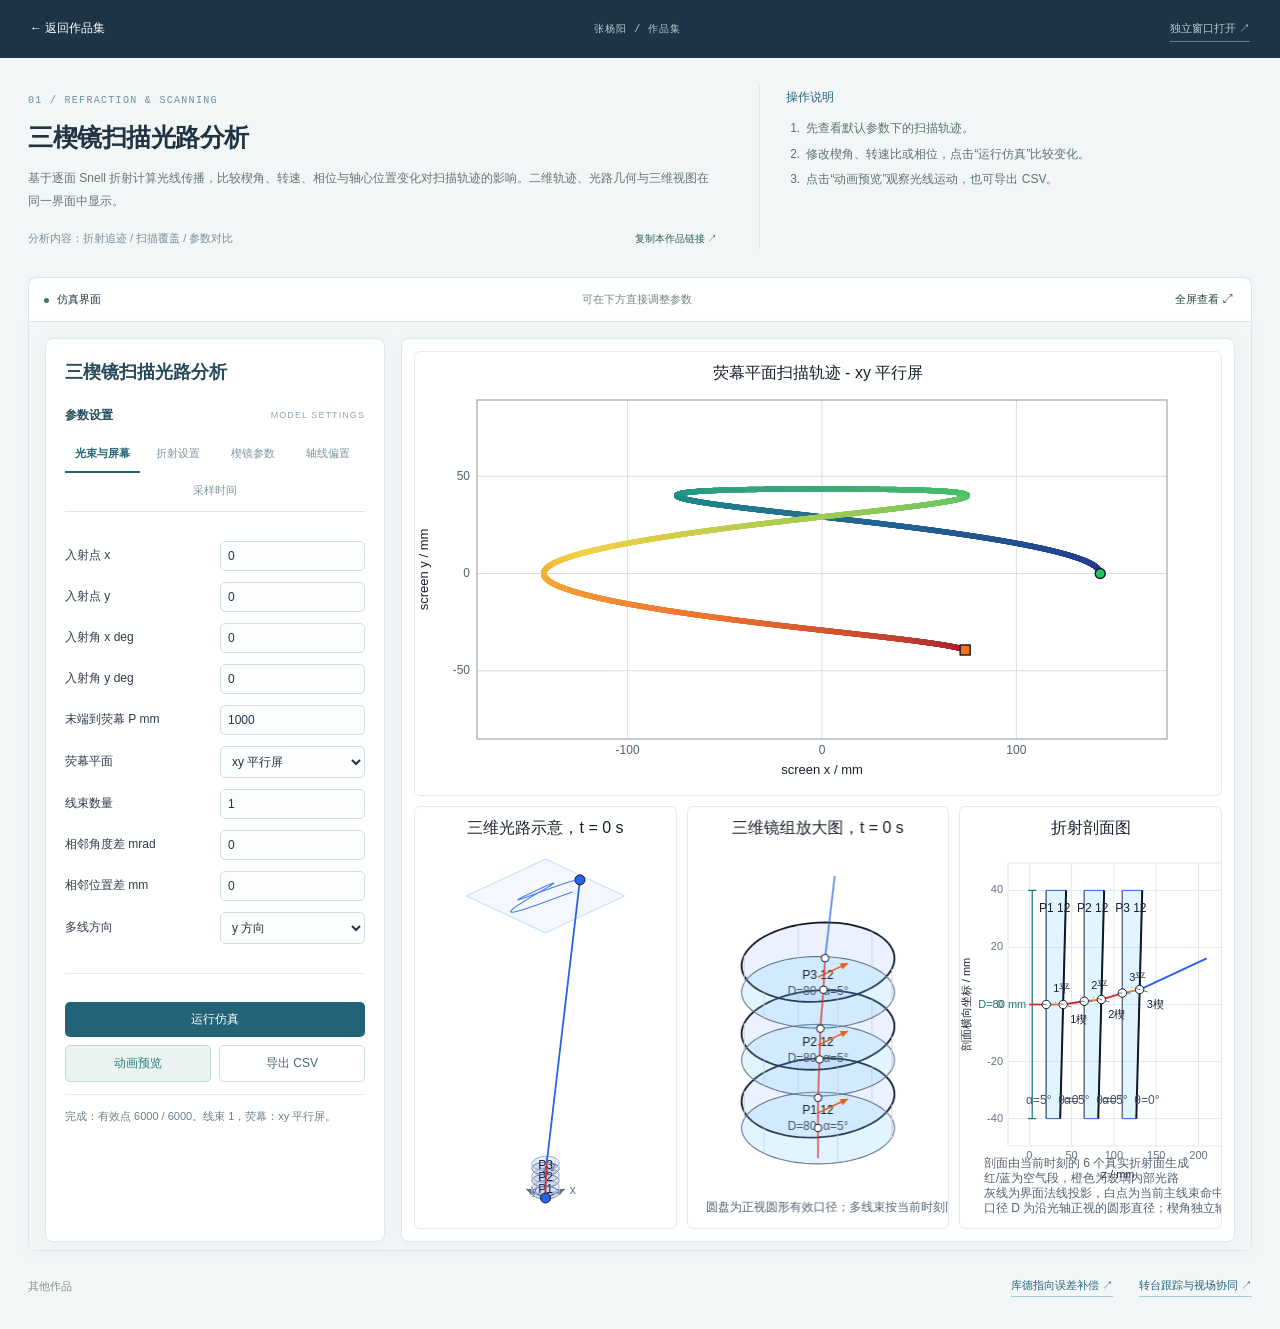
<file: viewer.html>
<!doctype html>
<html lang="zh-CN">
<head><meta charset="UTF-8"><meta name="viewport" content="width=device-width,initial-scale=1"><title>作品集 · 张杨阳</title><link rel="icon" href="assets/favicon.svg" type="image/svg+xml"><link rel="stylesheet" href="assets/viewer.css"><link rel="stylesheet" href="assets/portfolio-theme.css?v=20261012b">
</head>
<body class="viewer-page">
  <header class="viewer-header"><a href="./" class="back">← 返回作品集</a><span>张杨阳 / 作品集</span><a id="direct-link" class="direct" target="_blank" rel="noopener">独立窗口打开 ↗</a></header>
  <main>
    <section class="intro"><div><span class="label" id="category"></span><h1 id="title"></h1><p id="description"></p><div class="details-line"><span id="focus"></span><button id="copy">复制本作品链接 ↗</button></div></div><div class="guide"><span class="guide-title">操作说明</span><ol id="steps"></ol></div></section>
    <div class="demo-toolbar"><span><i></i> 仿真界面</span><span id="demo-hint">可在下方直接调整参数</span><button id="fullscreen">全屏查看 ⤢</button></div>
    <div id="demo-stage" class="demo-stage"><iframe id="demo-frame" title="交互仿真" allow="fullscreen"></iframe></div>
    <div class="mobile-hint">电脑端可获得完整的参数面板与可视化视图。手机端可先阅读项目说明，或横屏体验。</div>
    <nav class="other-works" aria-label="其他作品"><span>其他作品</span><a href="viewer.html?project=prism" data-project="prism">三楔镜扫描光路 ↗</a><a href="viewer.html?project=coude" data-project="coude">库德指向误差补偿 ↗</a><a href="viewer.html?project=are" data-project="are">转台跟踪与视场协同 ↗</a></nav>
  </main>
  <div id="message" role="status" aria-live="polite"></div>
  <script src="assets/viewer.js?v=2"></script>
</body></html>
</file>
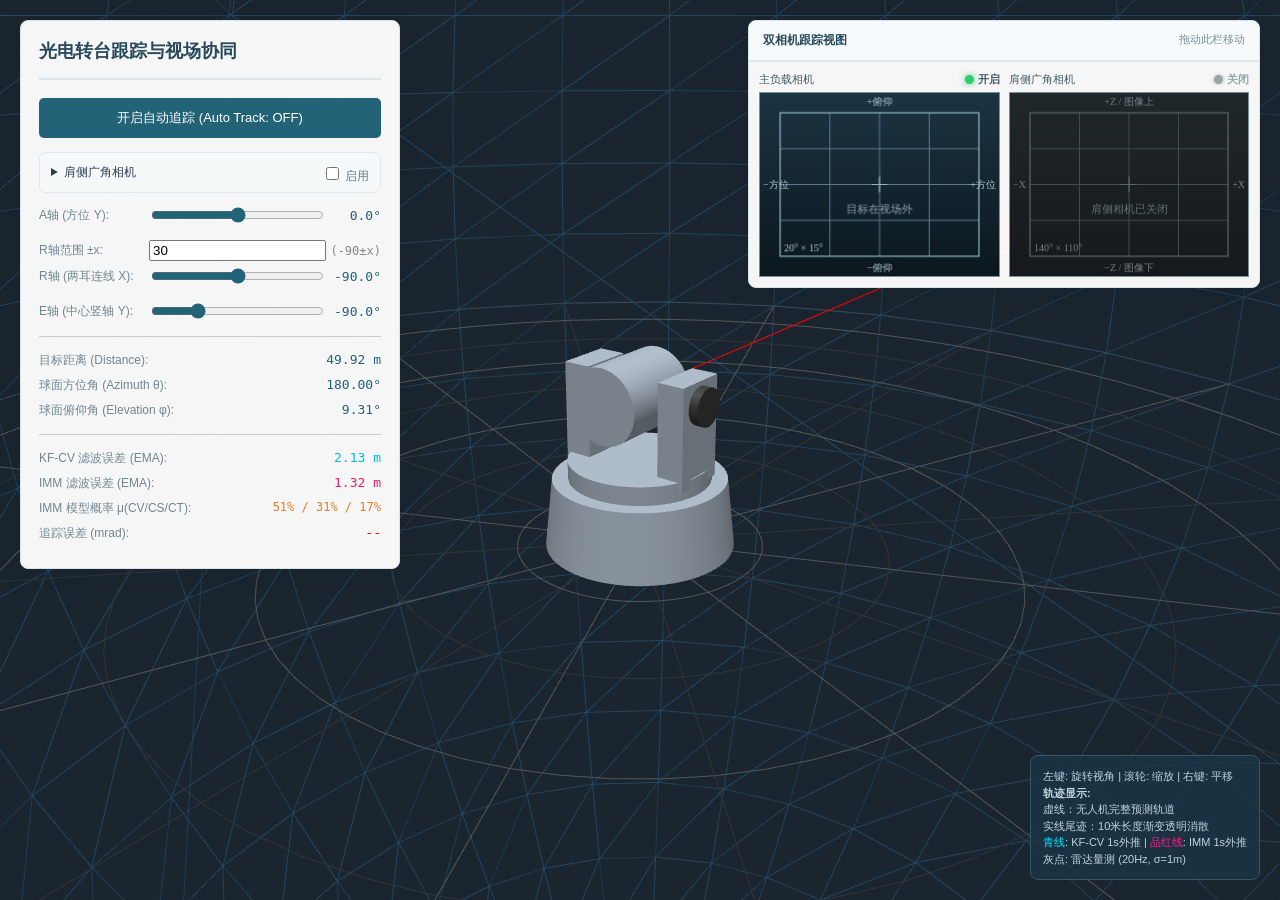
<file: demos/aer_demo.html>
<!DOCTYPE html>
<html lang="zh-CN">
<head>
    <meta charset="UTF-8">
    <meta name="viewport" content="width=device-width, initial-scale=1">
    <title>光电转台跟踪与视场协同</title>
    <style>
        body { margin: 0; overflow: hidden; background-color: #1a252f; font-family: 'Segoe UI', sans-serif; }
        #ui-panel {
            position: absolute; top: 20px; left: 20px;
            background: rgba(255, 255, 255, 0.95);
            padding: 20px; border-radius: 12px; box-shadow: 0 10px 25px rgba(0,0,0,0.5);
            width: 380px; max-height: calc(100vh - 40px); overflow-y: auto; box-sizing: border-box; z-index: 10;
        }
        h3 { margin-top: 0; color: #2c3e50; text-align: center; border-bottom: 2px solid #3498db; padding-bottom: 10px;}
        .slider-group { margin-bottom: 15px; display: flex; align-items: center;}
        .slider-group label { width: 110px; font-weight: bold; color: #555; font-size: 14px;}
        .slider-group input { flex-grow: 1; cursor: pointer; }
        .slider-group span { width: 55px; text-align: right; font-weight: bold; color: #e74c3c; font-family: monospace; font-size: 14px;}
        hr { border: 0; height: 1px; background: #ccc; margin: 15px 0; }
        .data-group p { margin: 8px 0; font-size: 14px; color: #444;}
        .data-value { font-weight: bold; color: #2980b9; font-family: monospace; font-size: 15px; float: right;}
        
        .toggle-btn {
            width: 100%; padding: 10px; background: #e74c3c; color: white; border: none;
            border-radius: 6px; font-size: 16px; font-weight: bold; cursor: pointer;
            transition: background 0.3s; margin-bottom: 10px;
        }
        .toggle-btn.active { background: #2ecc71; }

        /* 肩侧相机设置：沿用原面板的白底、蓝色分隔与紧凑控件风格 */
        #shoulderDetails { margin: 4px 0 12px; border: 1px solid #cfd8dc; border-radius: 7px; background: #f8fafb; }
        #shoulderDetails > summary { padding: 9px 10px; cursor: pointer; color: #2c3e50; font-weight: bold; user-select: none; }
        #shoulderDetails[open] > summary { border-bottom: 1px solid #dfe6e9; }
        .module-enable { float: right; font-size: 12px; font-weight: normal; color: #607d8b; }
        .camera-config { padding: 9px 10px 11px; }
        .config-section { margin-top: 9px; padding-top: 8px; border-top: 1px solid #d9e1e5; }
        .config-section:first-child { margin-top: 0; padding-top: 0; border-top: 0; }
        .config-title { margin: 0 0 7px; color: #2980b9; font-size: 13px; font-weight: bold; }
        .compact-row { display: flex; align-items: center; gap: 5px; margin: 5px 0; font-size: 12px; color: #4b5960; }
        .compact-row label:first-child { flex: 0 0 105px; }
        .compact-row input[type="number"] { width: 67px; box-sizing: border-box; }
        .compact-row select { min-width: 72px; max-width: 145px; }
        .compact-row input:disabled, .compact-row select:disabled { opacity: 0.5; cursor: not-allowed; }
        #mountMap { width: 100%; height: 138px; display: block; border: 1px solid #9fb4c0; border-radius: 5px; background: #eef4f7; cursor: crosshair; box-sizing: border-box; }
        .mini-help { margin: 5px 0; color: #78909c; font-size: 11px; line-height: 1.35; }
        .derived-box { margin-top: 7px; padding: 6px 7px; border-left: 3px solid #3498db; background: #edf5fa; color: #455a64; font: 11px/1.45 monospace; }
        .camera-status { display: grid; grid-template-columns: 86px 1fr; gap: 4px; margin-top: 7px; font-size: 11px; color: #52666f; }
        .camera-status span:nth-child(even) { text-align: right; font-family: monospace; font-weight: bold; color: #d35400; }

        #trackingViews {
            position: absolute; top: 20px; right: 20px; width: 510px; z-index: 9;
            background: rgba(255,255,255,0.95); border-radius: 10px; box-shadow: 0 8px 22px rgba(0,0,0,0.45);
            user-select: none; overflow: hidden;
        }
        #trackingViewsHeader {
            padding: 9px 12px; color: #2c3e50; font-size: 14px; font-weight: bold;
            border-bottom: 2px solid #3498db; cursor: move; background: rgba(247,250,252,0.98);
        }
        #trackingViewsHeader span { float: right; color: #78909c; font-size: 11px; font-weight: normal; }
        .view-grid { display: grid; grid-template-columns: 1fr 1fr; gap: 9px; padding: 10px; }
        .camera-view { min-width: 0; }
        .camera-view-title { display: flex; align-items: center; justify-content: space-between; margin-bottom: 5px; color: #455a64; font-size: 12px; font-weight: bold; }
        .power-indicator { display: inline-flex; align-items: center; gap: 4px; font-size: 11px; font-weight: normal; }
        .power-dot { width: 9px; height: 9px; display: inline-block; border-radius: 50%; background: #95a5a6; box-shadow: 0 0 0 2px rgba(0,0,0,0.07); }
        .power-indicator.on .power-dot { background: #2ecc71; box-shadow: 0 0 6px rgba(46,204,113,0.9); }
        .power-indicator.off { color: #95a5a6; }
        .tracking-canvas { width: 100%; height: 185px; display: block; box-sizing: border-box; border: 1px solid #78909c; background: #17232c; }

        #instructions {
            position: absolute; bottom: 20px; right: 20px;
            color: #ecf0f1; background: rgba(0,0,0,0.6); padding: 12px;
            border-radius: 8px; font-size: 13px; pointer-events: none;
            line-height: 1.5;
        }
    </style>
<link rel="stylesheet" href="../assets/portfolio-theme.css?v=20261012b">
</head>
<body class="tracking-demo">
    <div id="ui-panel">
        <h3>光电转台跟踪与视场协同</h3>
        
        <button id="trackToggle" class="toggle-btn">开启自动追踪 (Auto Track: OFF)</button>

        <details id="shoulderDetails">
            <summary>
                肩侧广角相机
                <span class="module-enable" onclick="event.stopPropagation()">
                    <label><input type="checkbox" id="shoulderEnabled"> 启用</label>
                </span>
            </summary>
            <div class="camera-config">
                <div class="config-section">
                    <div class="config-title">① 相机位置与广角镜头</div>
                    <canvas id="mountMap" width="334" height="138" title="点击肩面俯视图设置相机安装中心"></canvas>
                    <div class="mini-help">肩面俯视图：点击图面定位；X 向右，Z 向上，原点为方位轴中心。</div>
                    <div class="compact-row">
                        <label>安装坐标 X / Z</label>
                        <input type="number" id="mountX" min="-4.5" max="4.5" step="0.1" value="-3.0">
                        <input type="number" id="mountZ" min="-4.5" max="4.5" step="0.1" value="0.0"><span>m</span>
                    </div>
                    <div class="compact-row">
                        <label>水平 / 垂直视场</label>
                        <input type="number" id="shoulderHFov" min="60" max="179" step="1" value="140">
                        <input type="number" id="shoulderVFov" min="40" max="179" step="1" value="110"><span>°</span>
                    </div>
                </div>

                <div class="config-section">
                    <div class="config-title">② 交接界限设置</div>
                    <div class="compact-row">
                        <label>奇异圆半径</label>
                        <input type="number" id="singularRadius" min="1" max="45" step="0.5" value="12"><span>天顶角 °</span>
                    </div>
                    <div class="compact-row">
                        <label>第一界限圈缓冲</label>
                        <input type="number" id="outerBuffer" min="0.1" max="30" step="0.1" value="5">
                        <select id="outerBufferMode"><option value="angle">角度 °</option><option value="time">时间 s</option></select>
                    </div>
                    <div class="compact-row" id="innerBufferRow">
                        <label>内圈缓冲</label>
                        <input type="number" id="innerBuffer" min="0.1" max="30" step="0.1" value="5">
                        <select id="innerBufferMode"><option value="angle">角度 °</option><option value="time">时间 s</option></select>
                    </div>
                    <div class="compact-row">
                        <label>驶出外圈关机延时</label>
                        <input type="number" id="shoulderOffDelay" min="0" max="30" step="0.1" value="2.0"><span>s</span>
                    </div>
                    <div class="derived-box" id="boundaryDerived">等待轨迹数据…</div>
                </div>

                <div class="config-section">
                    <div class="config-title">③ 双机传输设置</div>
                    <div class="compact-row">
                        <label>方位传输频率</label>
                        <input type="number" id="transferHz" min="1" max="200" step="1" value="20"><span>Hz</span>
                    </div>
                    <div class="compact-row">
                        <label style="flex-basis:auto"><input type="checkbox" id="autoInner" checked> 使用IMM品红预测自动确定出圈方位和内圈</label>
                    </div>
                    <div class="mini-help">勾选后，从品红色IMM预测轨迹寻找驶出奇异圆的交点；A轴面向该交点，内圈按A轴到位所需时间在同一预测轨迹上反求。</div>
                    <div class="camera-status">
                        <span>工作阶段</span><span id="handoverState">未启用</span>
                        <span>肩机观测</span><span id="shoulderObservation">--</span>
                        <span>传输数据</span><span id="transferStatus">--</span>
                        <span>方位指令</span><span id="shoulderAzStatus">--</span>
                        <span>IMM预计出圈</span><span id="immExitStatus">--</span>
                    </div>
                </div>

                <div class="config-section">
                    <div class="config-title">④ 运动与观测设置</div>
                    <div class="compact-row">
                        <label>运动速度倍率</label>
                        <input type="range" id="demoSpeed" min="0.05" max="2" step="0.05" value="1" style="width:130px">
                        <span id="demoSpeedValue">1.00×</span>
                    </div>
                    <div class="compact-row">
                        <label style="flex-basis:auto"><input type="checkbox" id="autoSlowEnabled" checked> 第一界限至肩机关机自动慢放</label>
                    </div>
                    <div class="compact-row">
                        <label>过顶慢放倍数</label>
                        <input type="number" id="overheadSlowFactor" min="1" max="50" step="1" value="4"><span>倍慢速</span>
                    </div>
                    <div class="compact-row">
                        <label>双相机视图大小</label>
                        <input type="range" id="trackingViewScale" min="0.7" max="1.6" step="0.1" value="1" style="width:130px">
                        <span id="trackingViewScaleValue">100%</span>
                    </div>
                    <div class="derived-box">
                        实际播放速度: <span id="effectiveSpeed">1.00×</span><br>
                        HTML运算更新: <span id="logicHz">-- Hz</span> | 页面渲染: <span id="renderFps">-- FPS</span>
                    </div>
                </div>
            </div>
        </details>

        <div class="slider-group">
            <label>A轴 (方位 Y):</label>
            <input type="range" id="sliderA" min="-180" max="180" value="0" step="0.001">
            <span id="valA">0°</span>
        </div>
        <div class="slider-group" style="margin-bottom:5px">
            <label>R轴范围 ±x:</label>
            <input type="number" id="rangeX" min="5" max="90" value="30" step="1" style="width:60px">
            <span style="font-size:12px;color:#888">(-90±x)</span>
        </div>
        <div class="slider-group">
            <label>R轴 (两耳连线 X):</label>
            <input type="range" id="sliderR" min="-120" max="-60" value="-90" step="0.001">
            <span id="valR">-90.0°</span>
        </div>
        <div class="slider-group">
            <label>E轴 (中心竖轴 Y):</label>
            <input type="range" id="sliderE" min="-180" max="180" value="-90" step="0.001">
            <span id="valE">-90.0°</span>
        </div>
        <hr>
        <div class="data-group">
            <p>目标距离 (Distance): <span class="data-value" id="distOut">--</span></p>
            <p>球面方位角 (Azimuth θ): <span class="data-value" id="azOut">0.00°</span></p>
            <p>球面俯仰角 (Elevation φ): <span class="data-value" id="elOut">0.00°</span></p>
        </div>
        <!-- [2026-07-17 新增] KF-CV / IMM 滤波对比数据 -->
        <hr>
        <div class="data-group">
            <p>KF-CV 滤波误差 (EMA): <span class="data-value" id="kfErr" style="color:#00bcd4">--</span></p>
            <p>IMM 滤波误差 (EMA): <span class="data-value" id="immErr" style="color:#e91e63">--</span></p>
            <p>IMM 模型概率 μ(CV/CS/CT): <span class="data-value" id="immMu" style="color:#e67e22;font-size:12px">--</span></p>
            <p>追踪误差 (mrad): <span class="data-value" id="trackErr" style="color:#ff0000">--</span></p>
        </div>
    </div>

    <div id="instructions">
        左键: 旋转视角 | 滚轮: 缩放 | 右键: 平移<br>
        <strong>轨迹显示:</strong><br>
        虚线：无人机完整预测轨道<br>
        实线尾迹：10米长度渐变透明消散<br>
        <span style="color:#00e5ff">青线</span>: KF-CV 1s外推 | <span style="color:#ff2288">品红线</span>: IMM 1s外推<br>
        灰点: 雷达量测 (20Hz, σ=1m)
    </div>

    <div id="trackingViews">
        <div id="trackingViewsHeader">双相机跟踪视图 <span>拖动此栏移动</span></div>
        <div class="view-grid">
            <div class="camera-view">
                <div class="camera-view-title">主负载相机 <span id="mainPower" class="power-indicator on"><i class="power-dot"></i><b>开启</b></span></div>
                <canvas id="mainView" class="tracking-canvas" width="238" height="185"></canvas>
            </div>
            <div class="camera-view">
                <div class="camera-view-title">肩侧广角相机 <span id="shoulderPower" class="power-indicator off"><i class="power-dot"></i><b>关闭</b></span></div>
                <canvas id="shoulderView" class="tracking-canvas" width="238" height="185"></canvas>
            </div>
        </div>
    </div>

    <!-- 引入 Three.js 核心及附属模块 -->
    <script src="vendor/three.min.js"></script>
    <script src="vendor/OrbitControls.js"></script>

    <script>
        // --- 1. 基础场景与光照 ---
        const scene = new THREE.Scene();
        const camera = new THREE.PerspectiveCamera(45, window.innerWidth / window.innerHeight, 0.1, 2000);
        camera.position.set(30, 25, 40);
        
        const renderer = new THREE.WebGLRenderer({ antialias: true, alpha: true });
        renderer.setSize(window.innerWidth, window.innerHeight);
        renderer.shadowMap.enabled = true;
        document.body.appendChild(renderer.domElement);

        const controls = new THREE.OrbitControls(camera, renderer.domElement);
        controls.enableDamping = true;
        controls.target.set(0, 5, 0);

        scene.add(new THREE.AmbientLight(0xffffff, 0.7));
        const dirLight = new THREE.DirectionalLight(0xffffff, 0.8);
        dirLight.position.set(10, 50, 20);
        scene.add(dirLight);

        // --- 2. 材质定义 ---
        const blueMaterial = new THREE.MeshStandardMaterial({ color: 0x1e73be, metalness: 0.4, roughness: 0.3 });
        // [2026-07-17 修改] 原码: const greenMaterial = new THREE.MeshStandardMaterial({ color: 0x2ecc71, metalness: 0.3, roughness: 0.4 }); 改为半透明
        const greenMaterial = new THREE.MeshStandardMaterial({ color: 0x2ecc71, metalness: 0.3, roughness: 0.4, transparent: true, opacity: 0.45 });
        // [2026-07-17 新增] 镜头粉色半透明材质
        const pinkLensMaterial = new THREE.MeshStandardMaterial({ color: 0xff69b4, metalness: 0.2, roughness: 0.3, transparent: true, opacity: 0.5 });
        const darkMaterial = new THREE.MeshStandardMaterial({ color: 0x222222 });
        const silverMaterial = new THREE.MeshStandardMaterial({ color: 0xbdc3c7, metalness: 0.8, roughness: 0.2 });

        // --- 3. 构建 ARE 设备结构 (工业转台模型) ---
        const matBody = new THREE.MeshStandardMaterial({ color: 0x98a3af, roughness: 0.35, metalness: 0.2 });
        const matMetal = new THREE.MeshStandardMaterial({ color: 0xd0d0d0, roughness: 0.3, metalness: 0.8 });
        const matDark = new THREE.MeshStandardMaterial({ color: 0x333333, roughness: 0.6 });
        const SCL = 0.08; // 缩放: 模型原始总高~120, 120*0.08≈9.6 ≈ 原模型高度

        const gimbalRoot = new THREE.Group();
        scene.add(gimbalRoot);

        // 底座 (Static)
        const baseGroup = new THREE.Group();
        const baseGeom = new THREE.CylinderGeometry(55, 60, 45, 64);
        const baseMesh = new THREE.Mesh(baseGeom, matBody);
        baseMesh.position.y = 22.5;
        baseGroup.add(baseMesh);
        gimbalRoot.add(baseGroup);

        // A轴 (Azimuth, Y) — gimbalGroup
        const aGroup = new THREE.Group();
        aGroup.position.y = 45;
        baseGroup.add(aGroup);
        // U型架底盘
        const uBase = new THREE.Mesh(new THREE.CylinderGeometry(45, 45, 12, 64), matBody);
        uBase.position.y = 6;
        aGroup.add(uBase);
        // U型架两臂
        const armH = 65;
        const armGeom = new THREE.BoxGeometry(18, armH, 35);
        const lArm = new THREE.Mesh(armGeom, matBody);
        lArm.position.set(-35, 6 + armH/2, 0);
        aGroup.add(lArm);
        const rArm = new THREE.Mesh(armGeom, matBody);
        rArm.position.set(35, 6 + armH/2, 0);
        aGroup.add(rArm);

        // E轴 (Elevation/Pitch, X) — 原模型 pitchGroup
        const pitchY = 6 + armH - 15;
        const eGroup = new THREE.Group();
        eGroup.position.set(0, pitchY, 0);
        aGroup.add(eGroup);
        const shaft = new THREE.Mesh(new THREE.CylinderGeometry(12, 12, 100, 32), matMetal);
        shaft.rotation.z = Math.PI / 2;
        eGroup.add(shaft);
        const body = new THREE.Mesh(new THREE.CylinderGeometry(24, 24, 55, 64), matBody);
        body.position.set(0, -10, 0);
        eGroup.add(body);

        // R轴 (Roll, Y) — 原模型 rollGroup, 含连接颈, 视轴沿颈轴线
        const rollY = -10 + 55/2;
        const rGroup = new THREE.Group();
        rGroup.position.set(0, rollY, 0);
        eGroup.add(rGroup);
        const neck = new THREE.Mesh(new THREE.CylinderGeometry(15, 15, 5, 32), matMetal);
        neck.position.y = 2.5;
        rGroup.add(neck);

        // 整体缩放
        baseGroup.scale.set(SCL, SCL, SCL);

        // --- 肩侧广角相机：固连于A轴，光轴恒指天顶(+Y) ---
        const SHOULDER_MOUNT_Y = 75; // aGroup局部坐标；缩放后约位于肩面上方
        const shoulderCameraGroup = new THREE.Group();
        aGroup.add(shoulderCameraGroup);
        const shoulderHousing = new THREE.Mesh(
            new THREE.BoxGeometry(15, 7, 12),
            new THREE.MeshStandardMaterial({ color: 0xb8c7d3, roughness: 0.42, metalness: 0.25 })
        );
        shoulderHousing.position.y = 3.5;
        shoulderCameraGroup.add(shoulderHousing);
        const shoulderLens = new THREE.Mesh(
            new THREE.CylinderGeometry(4.2, 5.2, 4, 32),
            new THREE.MeshStandardMaterial({ color: 0x23313a, roughness: 0.2, metalness: 0.25 })
        );
        shoulderLens.position.y = 8.5;
        shoulderCameraGroup.add(shoulderLens);
        const shoulderFovLine = new THREE.LineSegments(
            new THREE.BufferGeometry(),
            new THREE.LineBasicMaterial({ color: 0x8e44ad, transparent: true, opacity: 0.42 })
        );
        shoulderCameraGroup.add(shoulderFovLine);
        shoulderCameraGroup.visible = false;

        function updateShoulderModel() {
            const mx = parseFloat(document.getElementById('mountX').value) || 0;
            const mz = parseFloat(document.getElementById('mountZ').value) || 0;
            shoulderCameraGroup.position.set(mx / SCL, SHOULDER_MOUNT_Y, mz / SCL);

            // 用矩形锥台线框准确表达水平/垂直视场，显示长度20m。
            const hf = THREE.MathUtils.degToRad(Math.min(178, Math.max(1, parseFloat(document.getElementById('shoulderHFov').value) || 140)) / 2);
            const vf = THREE.MathUtils.degToRad(Math.min(178, Math.max(1, parseFloat(document.getElementById('shoulderVFov').value) || 110)) / 2);
            const h = 20 / SCL;
            const x = Math.min(75 / SCL, h * Math.tan(hf));
            const z = Math.min(75 / SCL, h * Math.tan(vf));
            const o = new THREE.Vector3(0, 10, 0);
            const c = [new THREE.Vector3(-x,h,z), new THREE.Vector3(x,h,z),
                       new THREE.Vector3(x,h,-z), new THREE.Vector3(-x,h,-z)];
            const fp = [];
            c.forEach(v => fp.push(o, v));
            for (let i = 0; i < 4; i++) fp.push(c[i], c[(i + 1) % 4]);
            shoulderFovLine.geometry.setFromPoints(fp);
            drawMountMap();
        }

        // --- 4. 球网与红线 ---
        const targetRadius = 50;
        const targetSphere = new THREE.Mesh(
            new THREE.SphereGeometry(targetRadius, 32, 24),
            new THREE.MeshBasicMaterial({ color: 0x3498db, wireframe: true, transparent: true, opacity: 0.15, side: THREE.BackSide })
        );
        scene.add(targetSphere);
        scene.add(new THREE.PolarGridHelper(targetRadius, 16, 8, 64, 0x555555, 0x333333));

        const lineMat = new THREE.LineBasicMaterial({ color: 0xff0000, linewidth: 2 });
        const lineOfSight = new THREE.Line(new THREE.BufferGeometry(), lineMat);
        lineOfSight.position.set(0, 2.5, 0); // neck中心, rGroup内
        rGroup.add(lineOfSight);

        const sightOriginMarker = new THREE.Mesh(
            new THREE.SphereGeometry(0.25, 16, 16),
            new THREE.MeshBasicMaterial({ color: 0xffff00 })
        );
        sightOriginMarker.position.set(0, 2.5, 0); // neck中心, rGroup内
        rGroup.add(sightOriginMarker);
        const hitMarker = new THREE.Mesh(new THREE.SphereGeometry(1.5, 16, 16), new THREE.MeshBasicMaterial({ color: 0xff0000 }));
        scene.add(hitMarker);

        // 天顶方向域的三条业务界限：第一界限圈 / 奇异圆 / 第二界限内圈。
        const boundaryRings = {
            outer: new THREE.LineLoop(new THREE.BufferGeometry(), new THREE.LineBasicMaterial({ color: 0xf1c40f, transparent: true, opacity: 0.9 })),
            singular: new THREE.LineLoop(new THREE.BufferGeometry(), new THREE.LineBasicMaterial({ color: 0xe74c3c, transparent: true, opacity: 0.95 })),
            inner: new THREE.LineLoop(new THREE.BufferGeometry(), new THREE.LineBasicMaterial({ color: 0x8e44ad, transparent: true, opacity: 0.9 }))
        };
        Object.values(boundaryRings).forEach(r => { r.visible = true; scene.add(r); });
        function setBoundaryRing(ring, zenithDeg) {
            const theta = THREE.MathUtils.degToRad(Math.max(0.1, zenithDeg));
            const rr = targetRadius * Math.sin(theta), yy = targetRadius * Math.cos(theta);
            const pts = [];
            for (let i = 0; i < 128; i++) {
                const a = i / 128 * Math.PI * 2;
                pts.push(new THREE.Vector3(rr * Math.sin(a), yy, rr * Math.cos(a)));
            }
            ring.geometry.setFromPoints(pts);
        }

        // --- 5. 无人机生成与轨迹配置 ---
        // 无人机模型
        const droneGroup = new THREE.Group();
        droneGroup.add(new THREE.Mesh(new THREE.BoxGeometry(4, 1.5, 4), new THREE.MeshStandardMaterial({color: 0xffffff, roughness: 0.2})));
        const armGeo = new THREE.CylinderGeometry(0.3, 0.3, 9);
        armGeo.rotateZ(Math.PI/2);
        const arm1 = new THREE.Mesh(armGeo, darkMaterial); arm1.rotation.y = Math.PI/4;
        const arm2 = new THREE.Mesh(armGeo, darkMaterial); arm2.rotation.y = -Math.PI/4;
        droneGroup.add(arm1, arm2);

        const rotors = [];
        const rotorGeo = new THREE.CylinderGeometry(2.5, 2.5, 0.1, 16);
        const rotorMat = new THREE.MeshBasicMaterial({color: 0x000000, transparent: true, opacity: 0.7});
        const posOffsets = [[3.2, 0.8, 3.2], [-3.2, 0.8, 3.2], [3.2, 0.8, -3.2], [-3.2, 0.8, -3.2]];
        posOffsets.forEach(pos => {
            const r = new THREE.Mesh(rotorGeo, rotorMat);
            r.position.set(pos[0], pos[1], pos[2]);
            droneGroup.add(r);
            rotors.push(r);
        });
        droneGroup.scale.set(1.5, 1.5, 1.5);
        scene.add(droneGroup);

        // 轨迹函数
        function getDronePosition(t) {
            const radius = 200;
            return new THREE.Vector3(
                radius * Math.sin(t),
                80 + 30 * Math.sin(t * 2),
                -radius * Math.cos(t * 0.5)
            );
        }

        // ================= 轨迹渲染组件 =================
        
        // [1] 预测轨迹 (全局虚线)
        const predictedPoints = [];
        const segments = 200;
        // 慢项为 cos(t*0.5)，因此完整周期为 4*PI
        for(let i=0; i<=segments; i++) {
            const t = (i / segments) * (4 * Math.PI);
            predictedPoints.push(getDronePosition(t));
        }
        const predGeom = new THREE.BufferGeometry().setFromPoints(predictedPoints);
        const predMat = new THREE.LineDashedMaterial({
            color: 0x7f8c8d, linewidth: 1, dashSize: 4, gapSize: 4, transparent: true, opacity: 0.6
        });
        const predLine = new THREE.Line(predGeom, predMat);
        predLine.computeLineDistances(); // 必须调用，否则虚线不生效
        scene.add(predLine);

        // [2] 飞过轨迹 (渐变实线 - 自定义Shader实现Alpha衰减)
        const TRAIL_MAX_DIST = 10.0; // 规定超过10米即完全透明
        const TRAIL_MAX_POINTS = 500;
        let trailHistory = [];
        
        const trailGeom = new THREE.BufferGeometry();
        const positionsArr = new Float32Array(TRAIL_MAX_POINTS * 3);
        const alphasArr = new Float32Array(TRAIL_MAX_POINTS);
        
        const posAttr = new THREE.BufferAttribute(positionsArr, 3);
        posAttr.setUsage(THREE.DynamicDrawUsage);
        trailGeom.setAttribute('position', posAttr);
        
        const alphaAttr = new THREE.BufferAttribute(alphasArr, 1);
        alphaAttr.setUsage(THREE.DynamicDrawUsage);
        trailGeom.setAttribute('alpha', alphaAttr);

        const trailShaderMat = new THREE.ShaderMaterial({
            uniforms: { color: { value: new THREE.Color(0xf1c40f) } }, // 尾迹设定为金黄色
            vertexShader: `
                attribute float alpha;
                varying float vAlpha;
                void main() {
                    vAlpha = alpha;
                    gl_Position = projectionMatrix * modelViewMatrix * vec4(position, 1.0);
                }
            `,
            fragmentShader: `
                uniform vec3 color;
                varying float vAlpha;
                void main() {
                    gl_FragColor = vec4(color, vAlpha);
                }
            `,
            transparent: true,
            depthWrite: false
        });
        const trailLine = new THREE.Line(trailGeom, trailShaderMat);
        scene.add(trailLine);
        // ==================================================

        // ================= [2026-07-17 新增] KF-CV 与 IMM 跟踪滤波对比 =================
        // 量测: 真值+高斯噪声(20Hz, σ=1m)。F/Q/H均块对角 → 三轴解耦滤波, 与整体滤波严格等价。
        // KF-CV: 每轴2维[p,v]匀速模型;
        // IMM:   每轴2个3维[p,v,a]模型 (M1: jerk噪声小=平稳, M2: 大=机动) + 马尔可夫软切换。
        const MEAS_DT = 0.05, MEAS_SIGMA = 1.0, MEAS_R = MEAS_SIGMA * MEAS_SIGMA;
        const PRED_HORIZON = 1.0, PRED_PTS = 25;

        function gaussRand() {
            let u = 0, v = 0;
            while (u === 0) u = Math.random();
            while (v === 0) v = Math.random();
            return Math.sqrt(-2 * Math.log(u)) * Math.cos(2 * Math.PI * v);
        }

        // 单轴卡尔曼滤波: n=2(CV) 或 n=3(CA结构), 标量位置量测
        class AxisKF {
            constructor(n, q) { this.n = n; this.q = q; this.x = new Array(n).fill(0); this.P = this.diag(1e4); }
            diag(s) {
                const M = [];
                for (let i = 0; i < this.n; i++) { M.push(new Array(this.n).fill(0)); M[i][i] = s; }
                return M;
            }
            setState(x, P) { this.x = x.slice(); this.P = P.map(r => r.slice()); }
            predict(dt) {
                const n = this.n, x = this.x, P = this.P;
                const F = this.diag(1);
                F[0][0] = 1; F[1][1] = 1; F[0][1] = dt;
                if (n === 3) { F[2][2] = 1; F[0][2] = dt * dt / 2; F[1][2] = dt; }
                const nx = new Array(n).fill(0);
                for (let i = 0; i < n; i++) for (let j = 0; j < n; j++) nx[i] += F[i][j] * x[j];
                const FP = [], nP = [];
                for (let i = 0; i < n; i++) {
                    FP.push(new Array(n).fill(0));
                    for (let j = 0; j < n; j++) for (let k = 0; k < n; k++) FP[i][j] += F[i][k] * P[k][j];
                }
                for (let i = 0; i < n; i++) {
                    nP.push(new Array(n).fill(0));
                    for (let j = 0; j < n; j++) for (let k = 0; k < n; k++) nP[i][j] += FP[i][k] * F[j][k];
                }
                const q = this.q, dt2 = dt * dt, dt3 = dt2 * dt;
                if (n === 2) {          // 加速度白噪声积分
                    nP[0][0] += q * dt3 / 3; nP[0][1] += q * dt2 / 2;
                    nP[1][0] += q * dt2 / 2; nP[1][1] += q * dt;
                } else {                // jerk白噪声积分
                    const d5 = dt3 * dt2 / 20, d4 = dt2 * dt2 / 8;
                    nP[0][0] += q * d5;      nP[0][1] += q * d4;      nP[0][2] += q * dt3 / 6;
                    nP[1][0] += q * d4;      nP[1][1] += q * dt3 / 3; nP[1][2] += q * dt2 / 2;
                    nP[2][0] += q * dt3 / 6; nP[2][1] += q * dt2 / 2; nP[2][2] += q * dt;
                }
                this.x = nx; this.P = nP;
            }
            update(z) {
                const n = this.n, x = this.x, P = this.P;
                const nu = z - x[0], S = P[0][0] + MEAS_R;
                const K = [];
                for (let i = 0; i < n; i++) K.push(P[i][0] / S);
                for (let i = 0; i < n; i++) x[i] += K[i] * nu;
                const row0 = P[0].slice();
                for (let i = 0; i < n; i++) for (let j = 0; j < n; j++) P[i][j] -= K[i] * row0[j];
                return { nu, S };
            }
        }

        // KF-CV: 三轴独立, q=20 m²/s³ (常规调参, 机动段必然滞后 → 对比基准)
        const kfcv = [new AxisKF(2, 20), new AxisKF(2, 20), new AxisKF(2, 20)];

        // [2026-07-18 升级] IMM: 2模型双噪声级 → 3模型 CV+CS(Singer)+CT(协调转弯)
        // CT水平面x-z耦合(转弯率ω̂由融合状态估计), 无法三轴解耦 → 统一9维状态
        // [x,vx,ax, y,vy,ay, z,vz,az]; 量测R对角 → 序贯标量更新, 似然连乘=联合似然(链式分解严格等价)
        const CS_TAU = 1.0;                                  // Singer机动时间常数 (s)
        const IMM_TPM = [[0.95, 0.025, 0.025], [0.025, 0.95, 0.025], [0.025, 0.025, 0.95]];
        let immMu = [1 / 3, 1 / 3, 1 / 3];
        let lastOmega = 0;

        function diag9(vals) {                               // vals: 长9数组或标量
            const M = [];
            for (let i = 0; i < 9; i++) { M.push(new Array(9).fill(0)); M[i][i] = Array.isArray(vals) ? vals[i] : vals; }
            return M;
        }
        function eye9() { return diag9(1); }

        function F_CV(dt) {
            const F = eye9();
            for (let ax = 0; ax < 3; ax++) { const o = ax * 3; F[o][o + 1] = dt; F[o + 2][o + 2] = 0; }
            return F;
        }
        function F_CS(dt, beta) {                            // CA结构+加速度一阶马尔可夫衰减
            const F = eye9();
            for (let ax = 0; ax < 3; ax++) {
                const o = ax * 3;
                F[o][o + 1] = dt; F[o][o + 2] = dt * dt / 2; F[o + 1][o + 2] = dt; F[o + 2][o + 2] = beta;
            }
            return F;
        }
        function F_CT(dt, w) {                               // 绕y轴转弯率w, x-z耦合; y轴CA
            const F = eye9();
            F[3][4] = dt; F[3][5] = dt * dt / 2; F[4][5] = dt;
            const wd = w * dt, cw = Math.cos(wd), sw = Math.sin(wd);
            let s, c1;
            if (Math.abs(w) < 1e-4) { s = dt; c1 = 0.5 * dt * dt * w; }
            else { s = sw / w; c1 = (1 - cw) / w; }
            F[0][1] = s;  F[0][7] = -c1;                     // x' = x + s·vx − c1·vz
            F[6][7] = s;  F[6][1] = c1;                      // z' = z + c1·vx + s·vz
            F[1][1] = cw; F[1][7] = -sw;                     // vx' = cw·vx − sw·vz
            F[7][1] = sw; F[7][7] = cw;                      // vz' = sw·vx + cw·vz
            F[2][2] = 0; F[2][1] = -w * sw; F[2][7] = -w * cw;   // a = ω×v 一致性
            F[8][8] = 0; F[8][1] = w * cw;  F[8][7] = -w * sw;
            return F;
        }
        function addQaxis(P, o, q, dt, order) {              // 按轴块叠加过程噪声
            const dt2 = dt * dt, dt3 = dt2 * dt;
            if (order === 2) {                               // 加速度白噪声(CV), a槽微噪声防奇异
                P[o][o] += q * dt3 / 3; P[o][o + 1] += q * dt2 / 2;
                P[o + 1][o] += q * dt2 / 2; P[o + 1][o + 1] += q * dt;
                P[o + 2][o + 2] += 0.01;
            } else {                                         // jerk白噪声(CS/CT)
                const d5 = dt3 * dt2 / 20, d4 = dt2 * dt2 / 8;
                P[o][o] += q * d5;      P[o][o + 1] += q * d4;      P[o][o + 2] += q * dt3 / 6;
                P[o + 1][o] += q * d4;  P[o + 1][o + 1] += q * dt3 / 3; P[o + 1][o + 2] += q * dt2 / 2;
                P[o + 2][o] += q * dt3 / 6; P[o + 2][o + 1] += q * dt2 / 2; P[o + 2][o + 2] += q * dt;
            }
        }

        class KF9 {
            constructor() { this.x = new Array(9).fill(0); this.P = diag9(1e4); }
            setState(x, P) { this.x = x.slice(); this.P = P.map(r => r.slice()); }
            predict(F, addQ) {
                const x = this.x, P = this.P;
                const nx = new Array(9).fill(0);
                for (let i = 0; i < 9; i++) for (let j = 0; j < 9; j++) nx[i] += F[i][j] * x[j];
                const FP = [], nP = [];
                for (let i = 0; i < 9; i++) {
                    FP.push(new Array(9).fill(0));
                    for (let j = 0; j < 9; j++) { let s = 0; for (let k = 0; k < 9; k++) s += F[i][k] * P[k][j]; FP[i][j] = s; }
                }
                for (let i = 0; i < 9; i++) {
                    nP.push(new Array(9).fill(0));
                    for (let j = 0; j < 9; j++) { let s = 0; for (let k = 0; k < 9; k++) s += FP[i][k] * F[j][k]; nP[i][j] = s; }
                }
                addQ(nP);
                this.x = nx; this.P = nP;
            }
            updateSeq(z) {                                   // 序贯标量更新, 返回联合似然
                const x = this.x, P = this.P;
                let L = 1;
                for (let m = 0; m < 3; m++) {
                    const h = m * 3;
                    const nu = z[m] - x[h], S = P[h][h] + MEAS_R;
                    const K = [];
                    for (let i = 0; i < 9; i++) K.push(P[i][h] / S);
                    for (let i = 0; i < 9; i++) x[i] += K[i] * nu;
                    const rowH = P[h].slice();
                    for (let i = 0; i < 9; i++) for (let j = 0; j < 9; j++) P[i][j] -= K[i] * rowH[j];
                    L *= Math.exp(-0.5 * nu * nu / S) / Math.sqrt(2 * Math.PI * S);
                }
                return L;
            }
        }

        const imm = [new KF9(), new KF9(), new KF9()];       // 0:CV 1:CS 2:CT

        function immFused() {                                // [axis][p,v,a]
            const out = [];
            for (let ax = 0; ax < 3; ax++) {
                const o = ax * 3, s = [0, 0, 0];
                for (let j = 0; j < 3; j++) for (let k = 0; k < 3; k++) s[k] += immMu[j] * imm[j].x[o + k];
                out.push(s);
            }
            return out;
        }

        function immStep(z, dt) {
            // 转弯率估计 ω̂ = (vx·az − vz·ax)/|v_h|², 来自上一步融合状态
            const f = immFused();
            const vx = f[0][1], vz = f[2][1], axc = f[0][2], azc = f[2][2];
            const vh2 = vx * vx + vz * vz;
            lastOmega = vh2 > 1 ? Math.max(-1.5, Math.min(1.5, (vx * azc - vz * axc) / vh2)) : 0;

            const Fs = [F_CV(dt), F_CS(dt, Math.exp(-dt / CS_TAU)), F_CT(dt, lastOmega)];
            const Qs = [
                P => { for (let ax = 0; ax < 3; ax++) addQaxis(P, ax * 3, 5, dt, 2); },
                P => { for (let ax = 0; ax < 3; ax++) addQaxis(P, ax * 3, 500, dt, 3); },
                P => { for (let ax = 0; ax < 3; ax++) addQaxis(P, ax * 3, 50, dt, 3); }
            ];

            // 1) 输入交互混合 (9维)
            const cbar = [0, 1, 2].map(j => IMM_TPM[0][j] * immMu[0] + IMM_TPM[1][j] * immMu[1] + IMM_TPM[2][j] * immMu[2]);
            const muMix = [0, 1, 2].map(i => [0, 1, 2].map(j => IMM_TPM[i][j] * immMu[i] / cbar[j]));
            const xs = imm.map(m => m.x.slice());
            const Ps = imm.map(m => m.P.map(r => r.slice()));
            for (let j = 0; j < 3; j++) {
                const x0 = new Array(9).fill(0), P0 = diag9(0);
                for (let i = 0; i < 3; i++) for (let k = 0; k < 9; k++) x0[k] += muMix[i][j] * xs[i][k];
                for (let i = 0; i < 3; i++) {
                    const dx = [];
                    for (let k = 0; k < 9; k++) dx.push(xs[i][k] - x0[k]);
                    for (let r = 0; r < 9; r++) for (let c = 0; c < 9; c++)
                        P0[r][c] += muMix[i][j] * (Ps[i][r][c] + dx[r] * dx[c]);
                }
                imm[j].setState(x0, P0);
            }
            // 2) 各模型预测+序贯更新
            const lik = [0, 0, 0];
            for (let j = 0; j < 3; j++) {
                imm[j].predict(Fs[j], Qs[j]);
                lik[j] = Math.max(imm[j].updateSeq(z), 1e-300);
            }
            // 3) 模型概率更新
            let c = 0;
            const nmu = [0, 1, 2].map(j => { const v = lik[j] * cbar[j]; c += v; return v; });
            immMu = nmu.map(v => v / c);
        }

        // μ加权多模型外推: CV直线 / CS抛物线 / CT水平圆弧+垂直抛物线
        function immExtrapolate(tau) {
            const f = immFused(), w = lastOmega;
            const px = f[0][0], vx = f[0][1], ax = f[0][2];
            const py = f[1][0], vy = f[1][1], ay = f[1][2];
            const pz = f[2][0], vz = f[2][1], az = f[2][2];
            const cvP = [px + vx * tau, py + vy * tau, pz + vz * tau];
            const csP = [px + vx * tau + 0.5 * ax * tau * tau,
                         py + vy * tau + 0.5 * ay * tau * tau,
                         pz + vz * tau + 0.5 * az * tau * tau];
            let s, c1;
            if (Math.abs(w) < 1e-4) { s = tau; c1 = 0.5 * tau * tau * w; }
            else { s = Math.sin(w * tau) / w; c1 = (1 - Math.cos(w * tau)) / w; }
            const ctP = [px + s * vx - c1 * vz,
                         py + vy * tau + 0.5 * ay * tau * tau,
                         pz + c1 * vx + s * vz];
            const mu = immMu;
            return new THREE.Vector3(
                mu[0] * cvP[0] + mu[1] * csP[0] + mu[2] * ctP[0],
                mu[0] * cvP[1] + mu[1] * csP[1] + mu[2] * ctP[1],
                mu[0] * cvP[2] + mu[1] * csP[2] + mu[2] * ctP[2]);
        }

        // 预测线与量测标记
        const kfPredLine = new THREE.Line(new THREE.BufferGeometry(), new THREE.LineBasicMaterial({ color: 0x00e5ff }));
        const immPredLine = new THREE.Line(new THREE.BufferGeometry(), new THREE.LineBasicMaterial({ color: 0xff2288 }));
        scene.add(kfPredLine, immPredLine);
        const immExitMarker = new THREE.Mesh(
            new THREE.SphereGeometry(1.1, 16, 16),
            new THREE.MeshBasicMaterial({ color: 0xff2288, transparent: true, opacity: 0.95 })
        );
        immExitMarker.visible = false; scene.add(immExitMarker);
        const measMarker = new THREE.Mesh(new THREE.SphereGeometry(0.6, 8, 8), new THREE.MeshBasicMaterial({ color: 0xbbbbbb }));
        measMarker.visible = false;
        scene.add(measMarker);

        let lastMeasMs = 0, fltInit = false, kfErrEma = null, immErrEma = null;
        // ==================================================

        // --- 6. UI交互与控制 ---
        let autoTrack = false;
        const toggleBtn = document.getElementById('trackToggle');
        toggleBtn.addEventListener('click', () => {
            autoTrack = !autoTrack;
            axisMotion.vA = 0; axisMotion.vE = 0;
            if (!autoTrack) resetHandover(document.getElementById('shoulderEnabled').checked ? '待自动追踪' : '未启用');
            else if (document.getElementById('shoulderEnabled').checked) setPhase('NORMAL');
            toggleBtn.innerText = autoTrack ? "关闭自动追踪 (Auto Track: ON)" : "开启自动追踪 (Auto Track: OFF)";
            toggleBtn.classList.toggle("active");
            ['sliderA','sliderR','sliderE'].forEach(id => document.getElementById(id).disabled = autoTrack);
        });

        // ================= 肩侧相机设置、二维安装图与交接状态 =================
        const mountCanvas = document.getElementById('mountMap');
        const mountCtx = mountCanvas.getContext('2d');
        const trackingPanel = document.getElementById('trackingViews');
        const trackingHeader = document.getElementById('trackingViewsHeader');
        const mainViewCanvas = document.getElementById('mainView');
        const shoulderViewCanvas = document.getElementById('shoulderView');
        const mainViewCtx = mainViewCanvas.getContext('2d');
        const shoulderViewCtx = shoulderViewCanvas.getContext('2d');

        function updateTrackingViewScale() {
            const scale = Math.max(0.7, Math.min(1.6, parseFloat(document.getElementById('trackingViewScale').value) || 1));
            trackingPanel.style.width = (510 * scale) + 'px';
            trackingPanel.querySelectorAll('.tracking-canvas').forEach(c => c.style.height = (185 * scale) + 'px');
            document.getElementById('trackingViewScaleValue').innerText = Math.round(scale * 100) + '%';
            // 缩放后若越出屏幕，自动把窗体收回可见区域。
            const rect = trackingPanel.getBoundingClientRect();
            if (rect.right > window.innerWidth) { trackingPanel.style.left = Math.max(0, window.innerWidth - trackingPanel.offsetWidth) + 'px'; trackingPanel.style.right = 'auto'; }
            if (rect.bottom > window.innerHeight) trackingPanel.style.top = Math.max(0, window.innerHeight - trackingPanel.offsetHeight) + 'px';
        }
        document.getElementById('trackingViewScale').addEventListener('input', updateTrackingViewScale);
        document.getElementById('demoSpeed').addEventListener('input', () => {
            document.getElementById('demoSpeedValue').innerText = (parseFloat(document.getElementById('demoSpeed').value) || 1).toFixed(2) + '×';
        });

        // 可拖动观测窗；限制在当前窗口内，避免标题栏被拖到屏幕外。
        let trackingDrag = null;
        trackingHeader.addEventListener('pointerdown', ev => {
            const rect = trackingPanel.getBoundingClientRect();
            trackingDrag = { dx: ev.clientX - rect.left, dy: ev.clientY - rect.top };
            trackingPanel.style.left = rect.left + 'px'; trackingPanel.style.top = rect.top + 'px'; trackingPanel.style.right = 'auto';
            trackingHeader.setPointerCapture(ev.pointerId);
        });
        trackingHeader.addEventListener('pointermove', ev => {
            if (!trackingDrag) return;
            const maxX = Math.max(0, window.innerWidth - trackingPanel.offsetWidth);
            const maxY = Math.max(0, window.innerHeight - trackingPanel.offsetHeight);
            trackingPanel.style.left = Math.max(0, Math.min(maxX, ev.clientX - trackingDrag.dx)) + 'px';
            trackingPanel.style.top = Math.max(0, Math.min(maxY, ev.clientY - trackingDrag.dy)) + 'px';
        });
        const stopTrackingDrag = () => { trackingDrag = null; };
        trackingHeader.addEventListener('pointerup', stopTrackingDrag);
        trackingHeader.addEventListener('pointercancel', stopTrackingDrag);

        function setPowerIndicator(id, on) {
            const el = document.getElementById(id);
            el.classList.toggle('on', on); el.classList.toggle('off', !on);
            el.querySelector('b').innerText = on ? '开启' : '关闭';
        }
        function drawCameraView(ctx, canvas, label, hAngle, vAngle, hFov, vFov, powered, visible, axisLabels) {
            const w = canvas.width, h = canvas.height, pad = 20;
            ctx.clearRect(0, 0, w, h);
            const grad = ctx.createLinearGradient(0, 0, 0, h);
            grad.addColorStop(0, powered ? '#1c3442' : '#20272b'); grad.addColorStop(1, powered ? '#0c171e' : '#15191c');
            ctx.fillStyle = grad; ctx.fillRect(0, 0, w, h);
            ctx.strokeStyle = powered ? '#557b91' : '#424b50'; ctx.lineWidth = 1;
            for (let i = 1; i < 4; i++) {
                const x = pad + (w - 2 * pad) * i / 4, y = pad + (h - 2 * pad) * i / 4;
                ctx.beginPath(); ctx.moveTo(x, pad); ctx.lineTo(x, h - pad); ctx.stroke();
                ctx.beginPath(); ctx.moveTo(pad, y); ctx.lineTo(w - pad, y); ctx.stroke();
            }
            ctx.strokeStyle = powered ? '#8fb6c9' : '#5d676c'; ctx.lineWidth = 1.2;
            ctx.strokeRect(pad, pad, w - 2 * pad, h - 2 * pad);
            ctx.beginPath(); ctx.moveTo(w/2 - 8, h/2); ctx.lineTo(w/2 + 8, h/2); ctx.moveTo(w/2, h/2 - 8); ctx.lineTo(w/2, h/2 + 8); ctx.stroke();
            ctx.fillStyle = powered ? '#b7cdd8' : '#778187'; ctx.font = '10px Segoe UI';
            ctx.textAlign = 'center'; ctx.fillText(axisLabels.top, w/2, 12); ctx.fillText(axisLabels.bottom, w/2, h - 5);
            ctx.textAlign = 'left'; ctx.fillText(axisLabels.left, 3, h/2 + 3);
            ctx.textAlign = 'right'; ctx.fillText(axisLabels.right, w - 3, h/2 + 3);
            ctx.textAlign = 'left'; ctx.fillText(`${hFov.toFixed(0)}° × ${vFov.toFixed(0)}°`, pad + 4, h - pad - 5);

            if (powered && visible) {
                const nx = hAngle / THREE.MathUtils.degToRad(hFov / 2);
                const ny = vAngle / THREE.MathUtils.degToRad(vFov / 2);
                const px = w/2 + nx * (w/2 - pad), py = h/2 - ny * (h/2 - pad);
                ctx.fillStyle = '#ff2b2b'; ctx.shadowColor = '#ff5252'; ctx.shadowBlur = 7;
                ctx.beginPath(); ctx.arc(px, py, 5, 0, Math.PI * 2); ctx.fill(); ctx.shadowBlur = 0;
                ctx.fillStyle = '#ff9b9b'; ctx.font = '10px monospace'; ctx.textAlign = px > w - 70 ? 'right' : 'left';
                ctx.fillText(`${THREE.MathUtils.radToDeg(hAngle).toFixed(1)}°, ${THREE.MathUtils.radToDeg(vAngle).toFixed(1)}°`, px + (px > w - 70 ? -7 : 7), py - 7);
            } else {
                ctx.fillStyle = powered ? '#90a4ae' : '#667177'; ctx.textAlign = 'center'; ctx.font = '11px Segoe UI';
                ctx.fillText(powered ? '目标在视场外' : `${label}已关闭`, w/2, h/2 + 28);
            }
        }

        function mainCameraObservation(targetPos) {
            const origin = new THREE.Vector3(); lineOfSight.getWorldPosition(origin);
            const world = targetPos.clone().sub(origin), range = world.length(), worldRay = world.clone().normalize();
            const q = new THREE.Quaternion(); rGroup.getWorldQuaternion(q); q.invert();
            const local = world.clone().applyQuaternion(q);
            const hAngle = Math.atan2(local.x, local.y), vAngle = Math.atan2(local.z, local.y);
            const hFov = 20, vFov = 15;
            return { hAngle, vAngle, visible: local.y > 0 && Math.abs(hAngle) <= THREE.MathUtils.degToRad(hFov/2) && Math.abs(vAngle) <= THREE.MathUtils.degToRad(vFov/2), hFov, vFov, range, worldRay };
        }

        function updateTrackingViews(targetPos) {
            const mainOn = handoverPhase !== 'SHOULDER';
            const shoulderOn = document.getElementById('shoulderEnabled').checked && shoulderPowered;
            setPowerIndicator('mainPower', mainOn); setPowerIndicator('shoulderPower', shoulderOn);
            if (shoulderOn && shoulderOffDeadlineMs !== null) {
                document.querySelector('#shoulderPower b').innerText = `延时关闭 ${(Math.max(0, shoulderOffDeadlineMs - simNowMs) / 1000).toFixed(1)}s`;
            }
            const mainObs = mainCameraObservation(targetPos), sideObs = shoulderObservation(targetPos);
            drawCameraView(mainViewCtx, mainViewCanvas, '主相机', mainObs.hAngle, mainObs.vAngle,
                mainObs.hFov, mainObs.vFov, mainOn, mainObs.visible,
                { top:'+俯仰', bottom:'−俯仰', left:'−方位', right:'+方位' });
            drawCameraView(shoulderViewCtx, shoulderViewCanvas, '肩侧相机', sideObs.hAngle, sideObs.vAngle,
                parseFloat(document.getElementById('shoulderHFov').value) || 140,
                parseFloat(document.getElementById('shoulderVFov').value) || 110,
                shoulderOn, sideObs.visible,
                { top:'+Z / 图像上', bottom:'−Z / 图像下', left:'−X', right:'+X' });
        }

        const MOUNT_EXTENT = 5; // 二维图显示中心±5m
        function mountToCanvas(x, z) {
            return [(x / (2 * MOUNT_EXTENT) + 0.5) * mountCanvas.width,
                    (0.5 - z / (2 * MOUNT_EXTENT)) * mountCanvas.height];
        }
        function canvasToMount(px, py) {
            return [(px / mountCanvas.width - 0.5) * 2 * MOUNT_EXTENT,
                    (0.5 - py / mountCanvas.height) * 2 * MOUNT_EXTENT];
        }
        function drawMountMap() {
            if (!mountCtx) return;
            const w = mountCanvas.width, h = mountCanvas.height;
            mountCtx.clearRect(0, 0, w, h);
            mountCtx.fillStyle = '#eef4f7'; mountCtx.fillRect(0, 0, w, h);
            mountCtx.strokeStyle = '#d5e1e6'; mountCtx.lineWidth = 1;
            for (let m = -4; m <= 4; m += 2) {
                const [gx] = mountToCanvas(m, 0), [,gz] = mountToCanvas(0, m);
                mountCtx.beginPath(); mountCtx.moveTo(gx, 0); mountCtx.lineTo(gx, h); mountCtx.stroke();
                mountCtx.beginPath(); mountCtx.moveTo(0, gz); mountCtx.lineTo(w, gz); mountCtx.stroke();
            }
            const [cx, cy] = mountToCanvas(0, 0);
            const scaleX = w / (2 * MOUNT_EXTENT), scaleZ = h / (2 * MOUNT_EXTENT);
            // 转台肩面俯视示意：圆形方位盘与两侧肩臂
            mountCtx.fillStyle = '#bcc7cf'; mountCtx.strokeStyle = '#7b8d98'; mountCtx.lineWidth = 2;
            mountCtx.beginPath(); mountCtx.ellipse(cx, cy, 2.4 * scaleX, 2.4 * scaleZ, 0, 0, Math.PI * 2); mountCtx.fill(); mountCtx.stroke();
            mountCtx.fillStyle = '#d4dce1';
            mountCtx.fillRect(cx - 4.2 * scaleX, cy - 1.15 * scaleZ, 1.55 * scaleX, 2.3 * scaleZ);
            mountCtx.fillRect(cx + 2.65 * scaleX, cy - 1.15 * scaleZ, 1.55 * scaleX, 2.3 * scaleZ);
            mountCtx.strokeStyle = '#3498db'; mountCtx.lineWidth = 1.2;
            mountCtx.beginPath(); mountCtx.moveTo(cx, 0); mountCtx.lineTo(cx, h); mountCtx.stroke();
            mountCtx.beginPath(); mountCtx.moveTo(0, cy); mountCtx.lineTo(w, cy); mountCtx.stroke();
            mountCtx.fillStyle = '#2980b9'; mountCtx.font = '11px Segoe UI';
            mountCtx.fillText('+X', w - 20, cy - 4); mountCtx.fillText('+Z', cx + 4, 12);
            const mx = parseFloat(document.getElementById('mountX').value) || 0;
            const mz = parseFloat(document.getElementById('mountZ').value) || 0;
            const [px, py] = mountToCanvas(mx, mz);
            mountCtx.fillStyle = '#8e44ad'; mountCtx.strokeStyle = '#ffffff'; mountCtx.lineWidth = 2;
            mountCtx.beginPath(); mountCtx.arc(px, py, 6, 0, Math.PI * 2); mountCtx.fill(); mountCtx.stroke();
            mountCtx.fillStyle = '#2c3e50'; mountCtx.fillText(`(${mx.toFixed(1)}, ${mz.toFixed(1)}) m`, Math.min(w - 82, px + 9), Math.max(12, py - 7));
        }
        mountCanvas.addEventListener('click', ev => {
            const rect = mountCanvas.getBoundingClientRect();
            const [x, z] = canvasToMount((ev.clientX - rect.left) * mountCanvas.width / rect.width,
                                         (ev.clientY - rect.top) * mountCanvas.height / rect.height);
            document.getElementById('mountX').value = Math.max(-4.5, Math.min(4.5, x)).toFixed(1);
            document.getElementById('mountZ').value = Math.max(-4.5, Math.min(4.5, z)).toFixed(1);
            updateShoulderModel();
        });

        const shoulderInputs = ['mountX','mountZ','shoulderHFov','shoulderVFov'];
        shoulderInputs.forEach(id => document.getElementById(id).addEventListener('input', updateShoulderModel));
        document.getElementById('shoulderEnabled').addEventListener('change', ev => {
            shoulderCameraGroup.visible = ev.target.checked;
            if (!ev.target.checked) resetHandover('未启用');
            else resetHandover(autoTrack ? phaseText.NORMAL : '待自动追踪');
        });
        document.getElementById('autoInner').addEventListener('change', syncAutoInnerUI);
        function syncAutoInnerUI() {
            const automatic = document.getElementById('autoInner').checked;
            document.getElementById('innerBuffer').disabled = automatic;
            document.getElementById('innerBufferMode').disabled = automatic;
            document.getElementById('innerBufferRow').title = automatic ? '内圈正由方位轴到位时间实时推算' : '';
        }

        const AZ_VMAX = 468 * Math.PI / 180, AZ_AMAX = 851 * Math.PI / 180;
        const EL_VMAX = 900 * Math.PI / 180, EL_AMAX = 2271 * Math.PI / 180;
        let controlDt = 0.0167;
        let simNowMs = 0, simTrajectoryTime = Date.now() * 0.0004, lastRealFrameMs = performance.now();
        let overheadSlowActive = false;
        const axisMotion = { vA: 0, vE: 0 };
        const wrapAngle = a => Math.atan2(Math.sin(a), Math.cos(a));
        function limitedAxis(target, previous, velocityKey, vmax, amax, dt) {
            const error = wrapAngle(target - previous);
            let velocity = axisMotion[velocityKey];
            // 梯形速度控制：sqrt(2*a*剩余角度) 是恰好能在目标前刹停的速度上限。
            // 原实现只按误差加速、没有制动距离，因而会高速越过目标并反复反转。
            const brakingSpeed = Math.sqrt(Math.max(0, 2 * amax * Math.abs(error)));
            const desiredVelocity = Math.sign(error) * Math.min(vmax, brakingSpeed);
            const dvMax = amax * dt;
            velocity += Math.max(-dvMax, Math.min(dvMax, desiredVelocity - velocity));
            const step = velocity * dt;
            // 小步内将穿过目标时直接落在目标并清零速度，消除离散积分的残余抖动。
            if (Math.abs(step) >= Math.abs(error) && Math.sign(step) === Math.sign(error)) {
                axisMotion[velocityKey] = 0;
                return wrapAngle(target);
            }
            axisMotion[velocityKey] = velocity;
            return wrapAngle(previous + step);
        }
        function setLimitedGimbal(targetA, targetE) {
            // 将可变帧时长拆成≤1/60s的小步，避免掉帧或倍率变化造成控制器大步跳转。
            let remain = Math.max(0.0001, controlDt), a = aGroup.rotation.y, e = eGroup.rotation.x;
            while (remain > 1e-7) {
                const dt = Math.min(1 / 60, remain);
                a = limitedAxis(targetA, a, 'vA', AZ_VMAX, AZ_AMAX, dt);
                e = limitedAxis(targetE, e, 'vE', EL_VMAX, EL_AMAX, dt);
                remain -= dt;
            }
            aGroup.rotation.y = a; eGroup.rotation.x = e;
            document.getElementById('sliderA').value = THREE.MathUtils.radToDeg(aGroup.rotation.y).toFixed(4);
            document.getElementById('sliderE').value = THREE.MathUtils.radToDeg(eGroup.rotation.x).toFixed(4);
            updateAngles();
        }

        let lastKinematicPos = null, lastKinematicMs = null;
        let immExitPrediction = null, lockedImmExitAz = null;
        let lastZenithDeg = null, zenithRateDeg = 0;
        let handoverPhase = 'NORMAL', transferSeq = 0, lastTransferMs = -Infinity;
        let shoulderPowered = false, shoulderOffDeadlineMs = null;
        let lastShoulderAz = null, lastCommandAz = null, handoverEntryAz = null;
        let computedInnerDeg = 0, entryArmed = true;
        let lockedInnerDeg = null, lockedInnerFeasible = true, secondBoundaryArmed = false;
        let lastSingularBoundaryDistance = null, leavingTrendFrames = 0;
        const phaseText = {
            NORMAL: '主相机跟踪', REQUEST: '请求肩机接管', SHOULDER: '肩机接管 / E轴保持',
            PREP_MAIN: '主相机预置', REACQUIRE: '等待主相机重捕获'
        };
        function setPhase(phase) {
            handoverPhase = phase;
            document.getElementById('handoverState').innerText = phaseText[phase] || phase;
        }
        function resetHandover(label) {
            handoverPhase = 'NORMAL'; transferSeq = 0; lastTransferMs = -Infinity;
            lastShoulderAz = null; lastCommandAz = null; handoverEntryAz = null; entryArmed = true;
            lastZenithDeg = null; zenithRateDeg = 0; axisMotion.vA = 0; axisMotion.vE = 0;
            lockedInnerDeg = null; lockedInnerFeasible = true; secondBoundaryArmed = false;
            lockedImmExitAz = null; immExitPrediction = null;
            immExitMarker.visible = false;
            lastSingularBoundaryDistance = null; leavingTrendFrames = 0;
            shoulderPowered = false; shoulderOffDeadlineMs = null;
            overheadSlowActive = false;
            document.getElementById('handoverState').innerText = label || phaseText.NORMAL;
            document.getElementById('shoulderObservation').innerText = '--';
            document.getElementById('transferStatus').innerText = '--';
            document.getElementById('shoulderAzStatus').innerText = '--';
            document.getElementById('immExitStatus').innerText = '--';
        }
        function updateKinematics(currentPos, nowMs) { lastKinematicPos = currentPos.clone(); lastKinematicMs = nowMs; }
        function immInstantSpeed() {
            if (!fltInit) return 30;
            const f = immFused();
            return Math.max(0.1, Math.hypot(f[0][1], f[1][1], f[2][1]));
        }
        function bufferAngle(id, modeId, range) {
            const value = Math.max(0, parseFloat(document.getElementById(id).value) || 0);
            return document.getElementById(modeId).value === 'time'
                ? THREE.MathUtils.radToDeg(immInstantSpeed() * value / Math.max(1, range)) : value;
        }
        function azimuthTravelTime(deltaRad) {
            const d = Math.abs(deltaRad), accelDistance = AZ_VMAX * AZ_VMAX / AZ_AMAX;
            return d <= accelDistance ? 2 * Math.sqrt(d / AZ_AMAX)
                                      : 2 * AZ_VMAX / AZ_AMAX + (d - accelDistance) / AZ_VMAX;
        }
        function zenithAngleDegAt(point) {
            const v = point.clone().sub(new THREE.Vector3(0, 8.1, 0));
            return THREE.MathUtils.radToDeg(Math.acos(Math.max(-1, Math.min(1, v.y / Math.max(1e-9, v.length())))));
        }
        function updateImmExitPrediction(singularDeg) {
            immExitPrediction = null;
            immExitMarker.visible = false;
            if (!fltInit) { document.getElementById('immExitStatus').innerText = 'IMM初始化中'; return null; }
            const step = PRED_HORIZON / PRED_PTS, horizon = PRED_HORIZON;
            let prevT = 0, prevP = immExtrapolate(0), prevZ = zenithAngleDegAt(prevP);
            let passedApex = false;
            for (let t = step; t <= horizon + 1e-9; t += step) {
                const p = immExtrapolate(t), z = zenithAngleDegAt(p);
                if (z > prevZ + 0.002) passedApex = true;
                if (passedApex && prevZ < singularDeg && z >= singularDeg) {
                    const f = Math.max(0, Math.min(1, (singularDeg - prevZ) / Math.max(1e-9, z - prevZ)));
                    const tau = prevT + f * (t - prevT), point = prevP.clone().lerp(p, f);
                    let az = Math.atan2(point.x, point.z);
                    az = aGroup.rotation.y + wrapAngle(az - aGroup.rotation.y);
                    immExitPrediction = { tau, point, az };
                    immExitMarker.position.copy(point); immExitMarker.visible = true;
                    document.getElementById('immExitStatus').innerText = `${tau.toFixed(2)}s / ${THREE.MathUtils.radToDeg(az).toFixed(1)}°`;
                    return immExitPrediction;
                }
                prevT = t; prevP = p; prevZ = z;
            }
            document.getElementById('immExitStatus').innerText = `${horizon.toFixed(1)}s预测内未出圈`;
            return null;
        }
        function getBoundaryConfig(range, outward) {
            const singular = Math.max(1, Math.min(45, parseFloat(document.getElementById('singularRadius').value) || 12));
            const outerBuf = bufferAngle('outerBuffer', 'outerBufferMode', range);
            const userInnerBuf = bufferAngle('innerBuffer', 'innerBufferMode', range);
            // 与原版品红线完全相同：只检查 IMM 的 1 s / 25 点预测，不另建速度统计模型。
            const predictedExit = lockedImmExitAz === null ? updateImmExitPrediction(singular) : immExitPrediction;
            let inner = Math.max(0.1, singular - userInnerBuf), autoText = '', autoFeasible = true;
            if (document.getElementById('autoInner').checked) {
                if (handoverPhase === 'SHOULDER' && lockedInnerDeg !== null) {
                    inner = lockedInnerDeg;
                    autoText = ` | IMM内圈已锁定 ${inner.toFixed(2)}°`;
                } else {
                    const pred = predictedExit;
                    const targetAz = pred ? pred.az : (lastShoulderAz === null ? aGroup.rotation.y : lastShoulderAz);
                    const travel = azimuthTravelTime(wrapAngle(targetAz - aGroup.rotation.y));
                    const comm = 1 / Math.max(1, parseFloat(document.getElementById('transferHz').value) || 20);
                    const readyTime = travel + comm;
                    const readyPoint = pred ? immExtrapolate(Math.max(0, pred.tau - readyTime)) : null;
                    const candidate = readyPoint ? zenithAngleDegAt(readyPoint) : 0.1;
                    const feasible = !!pred && pred.tau > readyTime && candidate < singular - 0.05;
                    autoFeasible = feasible;
                    inner = feasible ? Math.max(0.1, candidate) : 0.1;
                    computedInnerDeg = inner;
                    autoText = feasible
                        ? ` | IMM内圈 ${inner.toFixed(2)}° (A轴需${readyTime.toFixed(2)}s)`
                        : ` | ⚠IMM预测时间不足，天顶后最早触发`;
                }
            } else computedInnerDeg = inner;
            const outer = Math.min(89, singular + outerBuf);
            const innerInfeasible = document.getElementById('autoInner').checked &&
                                    ((!autoFeasible && lockedInnerDeg === null) || (lockedInnerDeg !== null && !lockedInnerFeasible));
            const innerLabel = innerInfeasible ? '不可行(天顶后最早)' : `${inner.toFixed(2)}°`;
            document.getElementById('boundaryDerived').innerText =
                `第一界限圈 ${outer.toFixed(2)}° / 奇异圆 ${singular.toFixed(2)}° / 第二界限内圈 ${innerLabel}\n` +
                `品红IMM预计出圈 ${immExitPrediction ? immExitPrediction.tau.toFixed(2) + 's' : '--'}${autoText}`;
            return { singular, outer, inner, autoFeasible, innerInfeasible };
        }

        function shoulderObservation(targetPos) {
            const origin = new THREE.Vector3(0, 10, 0);
            shoulderCameraGroup.localToWorld(origin);
            const world = targetPos.clone().sub(origin), worldRay = world.clone().normalize();
            const q = new THREE.Quaternion(); shoulderCameraGroup.getWorldQuaternion(q); q.invert();
            const local = world.clone().applyQuaternion(q);
            const hAngle = Math.atan2(local.x, local.y), vAngle = Math.atan2(local.z, local.y);
            const hLimit = THREE.MathUtils.degToRad((parseFloat(document.getElementById('shoulderHFov').value) || 140) / 2);
            const vLimit = THREE.MathUtils.degToRad((parseFloat(document.getElementById('shoulderVFov').value) || 110) / 2);
            const visible = local.y > 0 && Math.abs(hAngle) <= hLimit && Math.abs(vAngle) <= vLimit;
            // 肩机图像绕光轴的局部方位β，经 A平台+β 转换为世界连续方位；包含偏置安装的视差。
            const imageAz = Math.atan2(local.x, local.z);
            let az = aGroup.rotation.y + imageAz;
            if (Math.hypot(local.x, local.z) < 0.2 && lastShoulderAz !== null) az = lastShoulderAz;
            else if (lastShoulderAz !== null) az = lastShoulderAz + wrapAngle(az - lastShoulderAz);
            return { visible, az, imageAz, hAngle, vAngle, range: world.length(), worldRay };
        }
        function transmitShoulder(obs, secondBoundary) {
            if (!obs.visible) return false;
            transferSeq++;
            lastShoulderAz = obs.az; lastCommandAz = obs.az; lastTransferMs = simNowMs;
            document.getElementById('transferStatus').innerText =
                `#${transferSeq} 已收 / 继续回传${secondBoundary ? ' / 第二界限=1' : ''}`;
            document.getElementById('shoulderAzStatus').innerText = `${THREE.MathUtils.radToDeg(obs.az).toFixed(2)}°`;
            return true;
        }
        function maybeTransmit(obs, nowMs, flag) {
            const period = 1000 / Math.max(1, parseFloat(document.getElementById('transferHz').value) || 20);
            return (flag || nowMs - lastTransferMs >= period) && transmitShoulder(obs, flag);
        }

        function updateShoulderPower(zenithDeg, limits, approaching, outward, nowMs, enabled) {
            if (!enabled || !autoTrack) {
                shoulderPowered = false; shoulderOffDeadlineMs = null; overheadSlowActive = false; return;
            }
            // 首次向内穿过外圈时开机；若启用时已经位于外圈内，也立即开机。
            const crossedInward = lastZenithDeg !== null && lastZenithDeg > limits.outer && zenithDeg <= limits.outer;
            if ((approaching && zenithDeg <= limits.outer) || crossedInward) {
                shoulderPowered = true; shoulderOffDeadlineMs = null; overheadSlowActive = true;
            }
            // 越顶后向外穿出外圈，启动独立的关机延时；若再次回到外圈内则取消关机。
            if (zenithDeg < limits.outer) shoulderOffDeadlineMs = null;
            const crossedOutward = lastZenithDeg !== null && lastZenithDeg < limits.outer && zenithDeg >= limits.outer;
            if (outward && crossedOutward && shoulderPowered) {
                const delay = Math.max(0, parseFloat(document.getElementById('shoulderOffDelay').value) || 0);
                shoulderOffDeadlineMs = nowMs + delay * 1000;
            }
            if (shoulderOffDeadlineMs !== null && nowMs >= shoulderOffDeadlineMs && handoverPhase === 'NORMAL') {
                shoulderPowered = false; shoulderOffDeadlineMs = null; overheadSlowActive = false;
            }
        }

        function updateHandover(currentPos, nowMs) {
            const enabled = document.getElementById('shoulderEnabled').checked;
            const sightBase = new THREE.Vector3(0, 8.1, 0);
            const targetVec = currentPos.clone().sub(sightBase), range = targetVec.length();
            const zenithDeg = THREE.MathUtils.radToDeg(Math.acos(Math.max(-1, Math.min(1, targetVec.y / range))));
            const dt = lastKinematicMs === null ? 0 : Math.max(0.001, (nowMs - lastKinematicMs) / 1000);
            if (lastZenithDeg !== null) zenithRateDeg = 0.85 * zenithRateDeg + 0.15 * ((zenithDeg - lastZenithDeg) / dt);
            const approaching = zenithRateDeg < -0.05, outward = zenithRateDeg > 0.05;
            const limits = getBoundaryConfig(range, outward);
            const boundaryDistance = limits.singular - zenithDeg; // 球冠内到奇异圆最近边界的角距离
            const boundaryDistanceShrinking = boundaryDistance >= 0 && lastSingularBoundaryDistance !== null &&
                                               boundaryDistance < lastSingularBoundaryDistance - 0.002;
            leavingTrendFrames = boundaryDistanceShrinking && outward ? leavingTrendFrames + 1 : 0;
            setBoundaryRing(boundaryRings.outer, limits.outer);
            setBoundaryRing(boundaryRings.singular, limits.singular);
            setBoundaryRing(boundaryRings.inner, limits.inner);
            boundaryRings.inner.visible = !limits.innerInfeasible;
            updateShoulderPower(zenithDeg, limits, approaching, outward, nowMs, enabled);
            const obs = shoulderObservation(currentPos);
            document.getElementById('shoulderObservation').innerText = !shoulderPowered ? '相机关闭' : (obs.visible
                ? `已捕获 (${THREE.MathUtils.radToDeg(obs.hAngle).toFixed(1)}°, ${THREE.MathUtils.radToDeg(obs.vAngle).toFixed(1)}°)` : '视场外');

            if (!enabled || !autoTrack) {
                if (!enabled) document.getElementById('handoverState').innerText = '未启用';
                else document.getElementById('handoverState').innerText = '待自动追踪';
                if (autoTrack) solveIKForDrone(currentPos);
                lastSingularBoundaryDistance = boundaryDistance;
                lastZenithDeg = zenithDeg;
                return;
            }
            // 用户可能在目标已经进入外圈后才开启功能；仍允许立即发起接管，避免必须等下一周期。
            if (handoverPhase === 'NORMAL' && entryArmed && approaching && zenithDeg <= limits.outer) {
                setPhase('REQUEST'); handoverEntryAz = aGroup.rotation.y;
                document.getElementById('transferStatus').innerText = '主机发送目标数据 + 接管指令';
            }
            if (zenithDeg > limits.outer + 1) entryArmed = true;

            if (handoverPhase === 'NORMAL') {
                solveIKForDrone(currentPos);
                if (entryArmed && approaching && lastZenithDeg !== null && lastZenithDeg > limits.outer && zenithDeg <= limits.outer) {
                    setPhase('REQUEST'); handoverEntryAz = aGroup.rotation.y;
                    document.getElementById('transferStatus').innerText = '主机发送目标数据 + 接管指令';
                }
            }
            if (handoverPhase === 'REQUEST') {
                solveIKForDrone(currentPos); // 收到成功应答前主机继续工作
                if (shoulderPowered && transmitShoulder(obs, false)) {
                    setPhase('SHOULDER'); entryArmed = false;
                    if (document.getElementById('autoInner').checked) {
                        // 预测交点尚未进入原版 1 s 品红线时保持当前轴位，后续帧继续等待，不回退到天顶瞬时方位。
                        const pred = immExitPrediction || updateImmExitPrediction(limits.singular);
                        lockedImmExitAz = pred ? pred.az : null;
                        lockedInnerDeg = pred ? limits.inner : null;
                        lockedInnerFeasible = !!pred && limits.autoFeasible;
                    } else {
                        lockedInnerDeg = limits.inner; lockedInnerFeasible = true;
                        lockedImmExitAz = null;
                    }
                    secondBoundaryArmed = false; leavingTrendFrames = 0;
                }
            } else if (handoverPhase === 'SHOULDER' || handoverPhase === 'PREP_MAIN' || handoverPhase === 'REACQUIRE') {
                maybeTransmit(obs, nowMs, false);
                const autoPrediction = document.getElementById('autoInner').checked;
                // 目标的预计出圈点进入品红预测线后锁定一次，避免预测噪声让方位目标来回漂移。
                if (handoverPhase === 'SHOULDER' && autoPrediction && lockedImmExitAz === null && immExitPrediction) {
                    lockedImmExitAz = immExitPrediction.az;
                    lockedInnerDeg = limits.inner;
                    lockedInnerFeasible = limits.autoFeasible;
                }
                // 天顶附近不再让瞬时atan2方位直接驱动A轴；使用接管时锁定的IMM预计出圈方位。
                const liveTargetAz = aGroup.rotation.y + wrapAngle(Math.atan2(targetVec.x, targetVec.z) - aGroup.rotation.y);
                const targetA = handoverPhase === 'REACQUIRE' ? liveTargetAz
                    : autoPrediction
                        ? (lockedImmExitAz === null ? aGroup.rotation.y : lockedImmExitAz)
                        : (lastCommandAz === null ? aGroup.rotation.y : lastCommandAz);
                const targetE = handoverPhase === 'REACQUIRE' ? THREE.MathUtils.degToRad(zenithDeg)
                                                              : THREE.MathUtils.degToRad(limits.singular);
                setLimitedGimbal(targetA, targetE);

                if (handoverPhase === 'SHOULDER') {
                    // 必须先到达锁定内圈内部，再从内向外穿越；不可行情形则只允许天顶反转后最早触发。
                    const predictionReady = !autoPrediction || lockedImmExitAz !== null;
                    if (predictionReady) {
                        if (lockedInnerFeasible && zenithDeg < lockedInnerDeg - 0.05) secondBoundaryArmed = true;
                        if (!lockedInnerFeasible && leavingTrendFrames >= 3) secondBoundaryArmed = true;
                        const crossedInnerOutward = lockedInnerFeasible && secondBoundaryArmed && lastZenithDeg !== null &&
                                                    lastZenithDeg < lockedInnerDeg && zenithDeg >= lockedInnerDeg && leavingTrendFrames >= 3;
                        const earliestAfterApex = !lockedInnerFeasible && secondBoundaryArmed && leavingTrendFrames >= 3;
                        if ((crossedInnerOutward || earliestAfterApex) && boundaryDistanceShrinking && outward) {
                            maybeTransmit(obs, nowMs, true); setPhase('PREP_MAIN'); secondBoundaryArmed = false;
                        }
                    }
                }
                if (handoverPhase === 'PREP_MAIN' && outward && zenithDeg >= limits.singular) setPhase('REACQUIRE');
                if (handoverPhase === 'REACQUIRE') {
                    const desiredA = Math.atan2(targetVec.x, targetVec.z);
                    const errA = Math.abs(wrapAngle(desiredA - aGroup.rotation.y));
                    const errE = Math.abs(THREE.MathUtils.degToRad(zenithDeg) - eGroup.rotation.x);
                    if (errA < THREE.MathUtils.degToRad(2) && errE < THREE.MathUtils.degToRad(2)) {
                        setPhase('NORMAL');
                        document.getElementById('transferStatus').innerText = `#${transferSeq} 主机重捕获 / 肩机释放`;
                        lockedImmExitAz = null; lockedInnerDeg = null; lockedInnerFeasible = true;
                        immExitPrediction = null; immExitMarker.visible = false;
                    }
                }
            }
            lastSingularBoundaryDistance = boundaryDistance;
            lastZenithDeg = zenithDeg;
        }
        // =====================================================================

        function updateAngles() {
            // AER: A(Y), E(X), R(Y)
            aGroup.rotation.y = THREE.MathUtils.degToRad(document.getElementById('sliderA').value);
            eGroup.rotation.x = THREE.MathUtils.degToRad(document.getElementById('sliderE').value);
            rGroup.rotation.y = THREE.MathUtils.degToRad(document.getElementById('sliderR').value);

            // [2026-07-17 修改v5] 滑块内部值提至0.001°精度, 面板显示仍保留1位小数防溢出
            document.getElementById('valA').innerText = parseFloat(document.getElementById('sliderA').value).toFixed(1) + '°';
            document.getElementById('valR').innerText = parseFloat(document.getElementById('sliderR').value).toFixed(1) + '°';
            document.getElementById('valE').innerText = parseFloat(document.getElementById('sliderE').value).toFixed(1) + '°';
        }

        ['sliderA','sliderR','sliderE'].forEach(id => document.getElementById(id).addEventListener('input', updateAngles));
        document.getElementById('rangeX').addEventListener('input', () => {
            const x = parseInt(document.getElementById('rangeX').value);
            const rSlider = document.getElementById('sliderR');
            rSlider.min = -90 - x;
            rSlider.max = -90 + x;
            rSlider.value = -90;
            document.getElementById('valR').innerText = '-90.0°';
            rGroup.rotation.x = THREE.MathUtils.degToRad(-90);
        });
        window.addEventListener('resize', () => {
            camera.aspect = window.innerWidth / window.innerHeight;
            camera.updateProjectionMatrix();
            renderer.setSize(window.innerWidth, window.innerHeight);
        });

        // ================= 核心 IK 计算 (双轴A/E；R仅作像面旋转) =================
        // AER: A(Y)和E(X)负责指向, R(Y)负责像面旋转(不影响LOS)。
        // LOS = R_y(A) @ R_x(E) @ (0,1,0) = 颈轴线方向
        function solveIKForDrone(targetPos) {
            const S = new THREE.Vector3(0, 8.1, 0), OFF = 1.6;
            const A0 = aGroup.rotation.y, R0 = rGroup.rotation.y, E0 = eGroup.rotation.x;
            const u0 = new THREE.Vector3(0, 1, 0).applyMatrix4(
                new THREE.Matrix4().makeRotationY(A0).multiply(new THREE.Matrix4().makeRotationX(E0)));
            const origin = S.clone().addScaledVector(u0, OFF);
            const d = new THREE.Vector3().subVectors(targetPos, origin);
            const r = d.length(); const td = d.normalize();
            const tx = td.x, ty = td.y, tz = td.z;

            // LOS = R_y(A)@R_x(E)@(0,1,0) = (sinA·sinE, cosE, cosA·sinE)
            // R绕颈轴(Y)旋转不改变LOS方向
            const ty_c = Math.max(-1, Math.min(1, ty));
            let E_rad = Math.acos(ty_c);
            const sinE = Math.sin(E_rad);
            let A_rad, R_rad;
            if (sinE < 1e-6) { A_rad = A0; }
            else { A_rad = Math.atan2(tx/sinE, tz/sinE); }
            R_rad = R0; // R不影响指向

            setLimitedGimbal(A_rad, E_rad);
        }
        // ================================================

        const raycaster = new THREE.Raycaster();
        let frequencyWindowStart = performance.now(), renderFramesInWindow = 0, logicUpdatesInWindow = 0;

        function updateFrequencyMonitor(realNowMs) {
            renderFramesInWindow++; logicUpdatesInWindow++;
            const elapsed = realNowMs - frequencyWindowStart;
            if (elapsed >= 500) {
                document.getElementById('renderFps').innerText = (renderFramesInWindow * 1000 / elapsed).toFixed(1) + ' FPS';
                document.getElementById('logicHz').innerText = (logicUpdatesInWindow * 1000 / elapsed).toFixed(1) + ' Hz';
                frequencyWindowStart = realNowMs; renderFramesInWindow = 0; logicUpdatesInWindow = 0;
            }
        }

        function animate() {
            requestAnimationFrame(animate);
            controls.update();

            const realNowMs = performance.now();
            const realDeltaMs = Math.max(1, Math.min(100, realNowMs - lastRealFrameMs));
            lastRealFrameMs = realNowMs;
            const baseSpeed = Math.max(0.05, parseFloat(document.getElementById('demoSpeed').value) || 1);
            const slowFactor = Math.max(1, parseFloat(document.getElementById('overheadSlowFactor').value) || 1);
            const autoSlow = document.getElementById('autoSlowEnabled').checked && overheadSlowActive;
            const effectiveMultiplier = baseSpeed / (autoSlow ? slowFactor : 1);
            const simDeltaMs = realDeltaMs * effectiveMultiplier;
            simNowMs += simDeltaMs;
            simTrajectoryTime += simDeltaMs * 0.0004;
            controlDt = Math.max(0.0001, simDeltaMs / 1000);
            document.getElementById('effectiveSpeed').innerText = effectiveMultiplier.toFixed(2) + '×' + (autoSlow ? '（过顶慢放）' : '');
            updateFrequencyMonitor(realNowMs);

            // 1. 更新无人机飞行状态
            const currentPos = getDronePosition(simTrajectoryTime);
            const frameNowMs = simNowMs;
            droneGroup.position.copy(currentPos);
            droneGroup.lookAt(getDronePosition(simTrajectoryTime + 0.01));
            rotors.forEach(r => r.rotation.y += 30 * controlDt);

            // 2. 更新10米渐渐消散尾迹
            trailHistory.unshift(currentPos.clone());
            let currentDist = 0;
            let validPointsCount = 1;
            
            positionsArr[0] = trailHistory[0].x;
            positionsArr[1] = trailHistory[0].y;
            positionsArr[2] = trailHistory[0].z;
            alphasArr[0] = 1.0;

            for (let i = 1; i < trailHistory.length; i++) {
                const distStep = trailHistory[i].distanceTo(trailHistory[i-1]);
                currentDist += distStep;
                
                if (currentDist > TRAIL_MAX_DIST || i >= TRAIL_MAX_POINTS - 1) {
                    trailHistory.length = i; // 修剪超出10米的历史记录数组
                    break;
                }
                
                positionsArr[i*3] = trailHistory[i].x;
                positionsArr[i*3+1] = trailHistory[i].y;
                positionsArr[i*3+2] = trailHistory[i].z;
                
                // 计算衰减透明度：距离0米处alpha=1.0，距离10米处alpha=0.0
                alphasArr[i] = Math.max(0, 1.0 - (currentDist / TRAIL_MAX_DIST));
                validPointsCount++;
            }
            
            trailGeom.setDrawRange(0, validPointsCount);
            posAttr.needsUpdate = true;
            alphaAttr.needsUpdate = true;

            // [2026-07-17 新增] 2.5 雷达量测(20Hz) → KF-CV / IMM 并行滤波与误差统计
            const nowMs = simNowMs;
            if (nowMs - lastMeasMs >= MEAS_DT * 1000) {
                lastMeasMs = nowMs;
                const z = [currentPos.x + MEAS_SIGMA * gaussRand(),
                           currentPos.y + MEAS_SIGMA * gaussRand(),
                           currentPos.z + MEAS_SIGMA * gaussRand()];
                measMarker.position.set(z[0], z[1], z[2]);
                measMarker.visible = true;

                if (!fltInit) {
                    for (let ax = 0; ax < 3; ax++) {
                        kfcv[ax].setState([z[ax], 0], [[MEAS_R, 0], [0, 1e4]]);
                    }
                    const x0 = [z[0], 0, 0, z[1], 0, 0, z[2], 0, 0];
                    const P0 = diag9([MEAS_R, 1e4, 2500, MEAS_R, 1e4, 2500, MEAS_R, 1e4, 2500]);
                    for (let j = 0; j < 3; j++) imm[j].setState(x0, P0);
                    fltInit = true;
                } else {
                    for (let ax = 0; ax < 3; ax++) { kfcv[ax].predict(MEAS_DT); kfcv[ax].update(z[ax]); }
                    immStep(z, MEAS_DT);
                }

                // 滤波误差 (估计位置 vs 真值), 指数滑动平均
                const fused = immFused();
                const kfE = Math.hypot(kfcv[0].x[0] - currentPos.x, kfcv[1].x[0] - currentPos.y, kfcv[2].x[0] - currentPos.z);
                const imE = Math.hypot(fused[0][0] - currentPos.x, fused[1][0] - currentPos.y, fused[2][0] - currentPos.z);
                kfErrEma = kfErrEma === null ? kfE : 0.95 * kfErrEma + 0.05 * kfE;
                immErrEma = immErrEma === null ? imE : 0.95 * immErrEma + 0.05 * imE;
                document.getElementById('kfErr').innerText = kfErrEma.toFixed(2) + " m";
                document.getElementById('immErr').innerText = immErrEma.toFixed(2) + " m";
                document.getElementById('immMu').innerText = immMu.map(v => (v * 100).toFixed(0) + "%").join(' / ');
            }

            // [2026-07-18 升级] 每帧刷新1s外推: KF-CV直线; IMM按μ加权 CV直线/CS抛物线/CT圆弧
            if (fltInit) {
                const kp = [], ip = [];
                for (let k = 0; k <= PRED_PTS; k++) {
                    const tau = k / PRED_PTS * PRED_HORIZON;
                    kp.push(new THREE.Vector3(
                        kfcv[0].x[0] + kfcv[0].x[1] * tau,
                        kfcv[1].x[0] + kfcv[1].x[1] * tau,
                        kfcv[2].x[0] + kfcv[2].x[1] * tau));
                    ip.push(immExtrapolate(tau));
                }
                kfPredLine.geometry.setFromPoints(kp);
                immPredLine.geometry.setFromPoints(ip);
            }


            // 3. 主/肩相机交接控制。运动统计放在控制之后，保留上一帧时间供求导。
            updateHandover(currentPos, frameNowMs);
            updateKinematics(currentPos, frameNowMs);
            updateTrackingViews(currentPos);

            const origin = new THREE.Vector3();
            lineOfSight.getWorldPosition(origin);
            const A_l = aGroup.rotation.y, E_l = eGroup.rotation.x, R_l = rGroup.rotation.y;
            const dM = new THREE.Matrix4().makeRotationY(A_l).multiply(
                new THREE.Matrix4().makeRotationX(E_l)).multiply(new THREE.Matrix4().makeRotationY(R_l));
            const direction = new THREE.Vector3(0, 1, 0).applyMatrix4(dM).normalize();
            
            hitMarker.visible = false;

            if (autoTrack) {
                const r = currentPos.length();
                const az = Math.atan2(currentPos.x, currentPos.z) * (180 / Math.PI);
                const el = Math.asin(currentPos.y / r) * (180 / Math.PI);

                document.getElementById('distOut').innerText = r.toFixed(2) + " m";
                document.getElementById('azOut').innerText = az.toFixed(2) + '°';
                document.getElementById('elOut').innerText = el.toFixed(2) + '°';

                // 追踪误差: LOS方向 vs 目标方向的夹角 (mrad)
                const Al = aGroup.rotation.y, El = eGroup.rotation.x, Rl = rGroup.rotation.y;
                const lM = new THREE.Matrix4().makeRotationY(Al).multiply(
                    new THREE.Matrix4().makeRotationX(El)).multiply(new THREE.Matrix4().makeRotationY(Rl));
                const losDir = new THREE.Vector3(0, 1, 0).applyMatrix4(lM).normalize();
                const targetDir = currentPos.clone().sub(origin).normalize();
                const trackErrMrad = Math.acos(Math.max(-1, Math.min(1, losDir.dot(targetDir)))) * 1000;
                document.getElementById('trackErr').innerText = trackErrMrad.toFixed(2) + ' mrad';

                // 红线始终表示电机实际视线，不再直接伪装成目标连线。
                raycaster.set(origin, direction);
                const actualHits = raycaster.intersectObject(targetSphere);
                const actualEnd = actualHits.length ? actualHits[0].point : origin.clone().addScaledVector(direction, 100);
                const endLocal = lineOfSight.worldToLocal(actualEnd.clone());
                lineOfSight.geometry.setFromPoints([new THREE.Vector3(0,0,0), endLocal]);
                hitMarker.position.copy(actualEnd); hitMarker.visible = true;
            } else {
                raycaster.set(origin, direction);
                const intersects = raycaster.intersectObject(targetSphere);
                
                if (intersects.length > 0) {
                    const hitPoint = intersects[0].point;
                    hitMarker.position.copy(hitPoint);
                    hitMarker.visible = true;
                    
                    const endLocal = lineOfSight.worldToLocal(hitPoint.clone());
                    lineOfSight.geometry.setFromPoints([new THREE.Vector3(0,0,0), endLocal]);

                    const r = hitPoint.length();
                    const az = Math.atan2(hitPoint.x, hitPoint.z) * (180 / Math.PI);
                    const el = Math.asin(hitPoint.y / r) * (180 / Math.PI);

                    document.getElementById('distOut').innerText = r.toFixed(2) + " m";
                    document.getElementById('azOut').innerText = az.toFixed(2) + '°';
                    document.getElementById('elOut').innerText = el.toFixed(2) + '°';
                } else {
                    lineOfSight.geometry.setFromPoints([new THREE.Vector3(0,0,0), new THREE.Vector3(0,0,-100)]);
                    document.getElementById('distOut').innerText = "--";
                }
            }

            renderer.render(scene, camera);
        }

        updateAngles();
        syncAutoInnerUI();
        updateTrackingViewScale();
        document.getElementById('demoSpeedValue').innerText = (parseFloat(document.getElementById('demoSpeed').value) || 1).toFixed(2) + '×';
        updateShoulderModel();
        resetHandover('未启用');
        animate();
    </script>
</body>
</html>
</file>
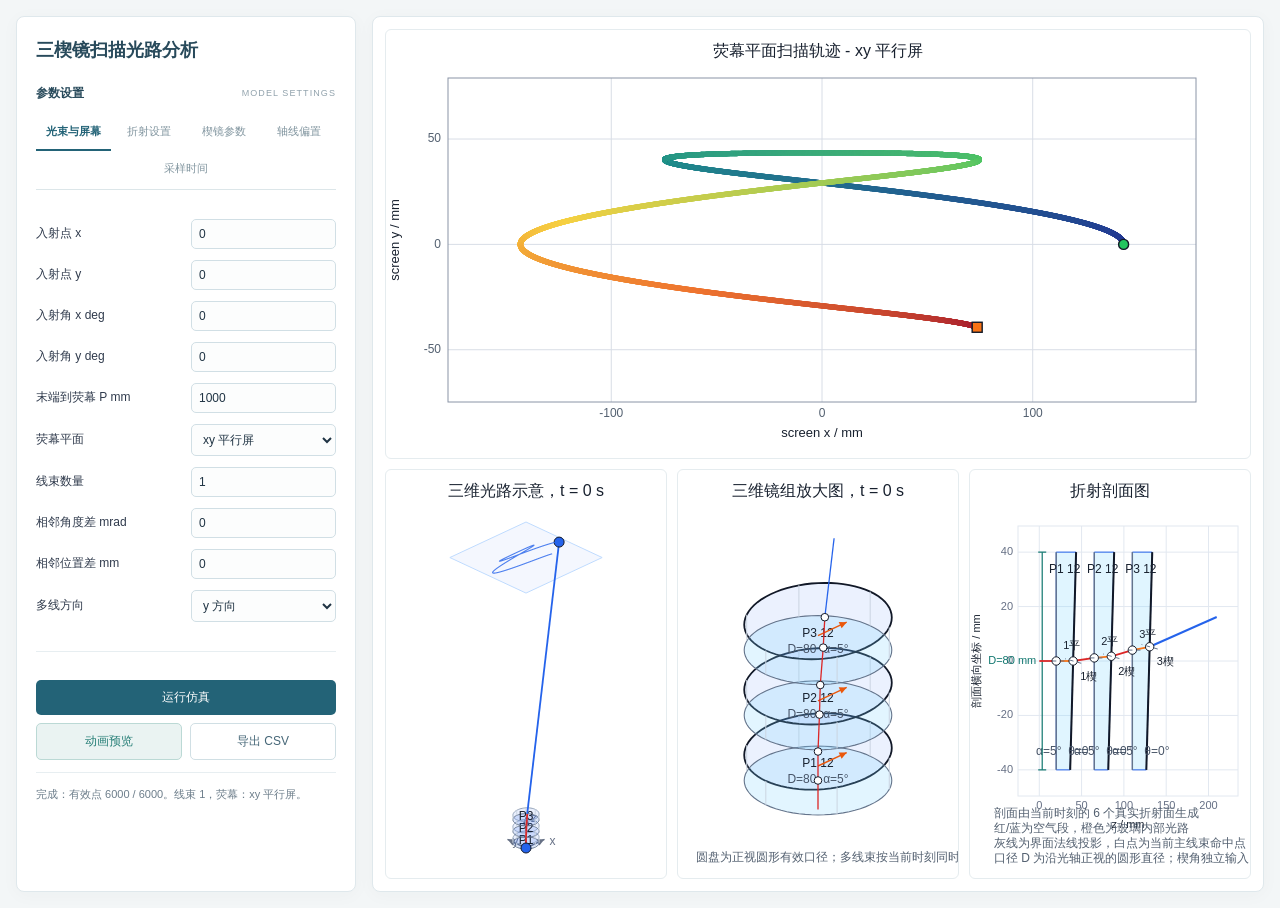
<file: demos/risleyPrismSimulator_standalone.html>
<!doctype html>
<html lang="zh-CN">
<head>
  <meta charset="utf-8">
  <meta name="viewport" content="width=device-width, initial-scale=1">
  <title>三楔镜扫描光路分析</title>
  <style>
    :root {
      --bg: #f5f6f8;
      --panel: #ffffff;
      --ink: #18212f;
      --muted: #667085;
      --line: #d8dde6;
      --blue: #2563eb;
      --green: #12805c;
      --orange: #c2410c;
      --shadow: 0 10px 32px rgba(15, 23, 42, 0.08);
    }

    * { box-sizing: border-box; }

    body {
      margin: 0;
      background: var(--bg);
      color: var(--ink);
      font-family: "Microsoft YaHei", "Segoe UI", Arial, sans-serif;
      font-size: 14px;
    }

    .app {
      min-height: 100vh;
      display: grid;
      grid-template-columns: 390px minmax(680px, 1fr);
      gap: 12px;
      padding: 12px;
    }

    aside, main {
      background: var(--panel);
      border: 1px solid var(--line);
      box-shadow: var(--shadow);
    }

    aside {
      overflow: auto;
      padding: 14px;
    }

    main {
      padding: 12px;
      display: grid;
      grid-template-rows: 1.05fr 1fr;
      gap: 10px;
      min-height: calc(100vh - 24px);
    }

    h1 {
      margin: 0 0 12px;
      font-size: 20px;
      font-weight: 700;
      letter-spacing: 0;
    }

    fieldset {
      border: 1px solid var(--line);
      margin: 0 0 10px;
      padding: 10px;
    }

    legend {
      padding: 0 6px;
      font-weight: 700;
    }

    .row {
      display: grid;
      grid-template-columns: 150px 1fr;
      align-items: center;
      gap: 8px;
      margin: 7px 0;
    }

    .two {
      display: grid;
      grid-template-columns: 1fr 1fr;
      gap: 8px;
    }

    .three {
      display: grid;
      grid-template-columns: repeat(3, minmax(0, 1fr));
      gap: 8px;
    }

    .refractive-grid {
      display: grid;
      grid-template-rows: auto auto;
      gap: 4px;
    }

    .mini-labels {
      display: grid;
      grid-template-columns: repeat(3, minmax(0, 1fr));
      gap: 8px;
    }

    .mini-labels span {
      color: var(--muted);
      font-size: 12px;
      text-align: center;
    }

    label { color: #2f3a4c; }

    input, select {
      width: 100%;
      min-width: 0;
      border: 1px solid #c8d0dc;
      border-radius: 6px;
      padding: 7px 8px;
      font: inherit;
      color: var(--ink);
      background: #fff;
    }

    input:disabled {
      background: #eef1f5;
      color: #7a8494;
    }

    input[type="checkbox"] {
      width: auto;
      min-width: auto;
      margin: 0 8px 0 0;
    }

    .check-row {
      display: flex;
      align-items: center;
      min-height: 28px;
      margin: 5px 0 8px;
      color: #2f3a4c;
    }

    .check-row label {
      display: flex;
      align-items: center;
      gap: 0;
    }

    .button-row {
      display: grid;
      grid-template-columns: repeat(3, minmax(0, 1fr));
      gap: 8px;
      margin-top: 12px;
    }

    button {
      border: 0;
      border-radius: 6px;
      padding: 9px 10px;
      font: inherit;
      font-weight: 700;
      color: #fff;
      background: var(--blue);
      cursor: pointer;
    }

    button.secondary { background: var(--green); }
    button.tertiary { background: var(--orange); }
    button.neutral { background: #475467; }
    button:active { transform: translateY(1px); }

    .status {
      margin-top: 12px;
      min-height: 58px;
      color: var(--muted);
      line-height: 1.45;
      white-space: pre-line;
    }

    .plot-grid, .bottom-grid {
      display: grid;
      grid-template-columns: 1fr 1fr;
      gap: 10px;
      min-height: 0;
    }

    .bottom-grid {
      grid-template-columns: 1fr 1fr 1fr;
    }

    .plot, .wide-plot, .detail-plot {
      min-width: 0;
      min-height: 240px;
      border: 1px solid var(--line);
      background: #fff;
      position: relative;
      overflow: hidden;
    }

    .wide-plot { grid-column: 1 / -1; }

    canvas {
      /* Keep bitmap resolution changes out of the grid's intrinsic sizing. */
      position: absolute;
      inset: 0;
      display: block;
      width: 100%;
      height: 100%;
    }

    @media (max-width: 1050px) {
      .app { grid-template-columns: 1fr; }
      main {
        min-height: 1320px;
        grid-template-rows: minmax(320px, 1.05fr) minmax(740px, 1fr);
      }
      .plot-grid, .bottom-grid { grid-template-columns: 1fr; }
      .wide-plot { grid-column: auto; }
    }
  </style>
<link rel="stylesheet" href="../assets/portfolio-theme.css?v=20261012b">
</head>
<body class="prism-demo">
  <div class="app">
    <aside>
      <h1>三楔镜扫描光路分析</h1>

      <fieldset>
        <legend>光线/荧幕</legend>
        <div class="row"><label for="inputX">入射点 x</label><input id="inputX" type="number" step="any" value="0"></div>
        <div class="row"><label for="inputY">入射点 y</label><input id="inputY" type="number" step="any" value="0"></div>
        <div class="row"><label for="inputAngleX">入射角 x deg</label><input id="inputAngleX" type="number" step="any" value="0"></div>
        <div class="row"><label for="inputAngleY">入射角 y deg</label><input id="inputAngleY" type="number" step="any" value="0"></div>
        <div class="row"><label for="screenDistance">末端到荧幕 P mm</label><input id="screenDistance" type="number" step="any" value="1000"></div>
        <div class="row">
          <label for="screenMode">荧幕平面</label>
          <select id="screenMode">
            <option value="xy" selected>xy 平行屏</option>
            <option value="normal">初始出射光垂直屏</option>
          </select>
        </div>
        <div class="row"><label for="beamCount">线束数量</label><input id="beamCount" type="number" step="1" min="1" value="1"></div>
        <div class="row"><label for="beamAngleGap">相邻角度差 mrad</label><input id="beamAngleGap" type="number" step="any" value="0"></div>
        <div class="row"><label for="beamPositionGap">相邻位置差 mm</label><input id="beamPositionGap" type="number" step="any" value="0"></div>
        <div class="row">
          <label for="beamAxis">多线方向</label>
          <select id="beamAxis"><option value="y" selected>y 方向</option><option value="x">x 方向</option></select>
        </div>
      </fieldset>

      <fieldset>
        <legend>折射率/关系参数</legend>
        <div class="row">
          <label>折射率</label>
          <div class="refractive-grid">
            <div class="mini-labels"><span>n1</span><span>n2</span><span>n3</span></div>
            <div class="three">
              <input id="refractiveIndex1" type="number" step="any" value="1.517">
              <input id="refractiveIndex2" type="number" step="any" value="1.517">
              <input id="refractiveIndex3" type="number" step="any" value="1.517">
            </div>
          </div>
        </div>
        <div class="check-row"><label><input id="useAlphaRatio" type="checkbox">用 k1/k2 由 alpha1 联动楔角</label></div>
        <div class="row"><label for="alpha1">楔角 alpha1 deg</label><input id="alpha1" type="number" step="any" value="5"></div>
        <div class="row"><label for="alpha2">楔角 alpha2 deg</label><input id="alpha2" type="number" step="any" value="5"></div>
        <div class="row"><label for="alpha3">楔角 alpha3 deg</label><input id="alpha3" type="number" step="any" value="5"></div>
        <div class="row"><label for="k1">k1 = alpha2/alpha1</label><input id="k1" type="number" step="any" value="1"></div>
        <div class="row"><label for="k2">k2 = alpha3/alpha1</label><input id="k2" type="number" step="any" value="1"></div>
        <div class="check-row"><label><input id="useSpeedRatio" type="checkbox">用 M1/M2 由第一速度联动</label></div>
        <div class="row">
          <label for="speedUnit">速度单位</label>
          <select id="speedUnit"><option value="degps" selected>角速度 deg/s</option><option value="rpm">转速 rpm</option></select>
        </div>
        <div class="row"><label id="speed1Label" for="rpm1">楔镜1角速度 deg/s</label><input id="rpm1" type="number" step="any" value="360"></div>
        <div class="row"><label id="speed2Label" for="rpm2">楔镜2角速度 deg/s</label><input id="rpm2" type="number" step="any" value="-360"></div>
        <div class="row"><label id="speed3Label" for="rpm3">楔镜3角速度 deg/s</label><input id="rpm3" type="number" step="any" value="120"></div>
        <div class="row"><label for="M1">M1 = omega2/omega1</label><input id="M1" type="number" step="any" value="-1"></div>
        <div class="row"><label for="M2">M2 = omega3/omega1</label><input id="M2" type="number" step="any" value="1"></div>
      </fieldset>

      <fieldset>
        <legend>楔镜组</legend>
        <div class="check-row"><label><input id="enableThirdPrism" type="checkbox" checked>启用第三楔镜</label></div>
        <div class="row"><label for="phase1">相位1 deg</label><input id="phase1" type="number" step="any" value="0"></div>
        <div class="row"><label for="phase2">相位2 deg</label><input id="phase2" type="number" step="any" value="0"></div>
        <div class="row"><label for="phase3">相位3 deg</label><input id="phase3" type="number" step="any" value="0"></div>
        <div class="row">
          <label>构型 1/2/3</label>
          <div class="two">
            <select id="config1"><option value="12" selected>12</option><option value="21">21</option></select>
            <select id="config2"><option value="12" selected>12</option><option value="21">21</option></select>
          </div>
        </div>
        <div class="row">
          <label for="config3">第三楔镜构型</label>
          <select id="config3"><option value="12" selected>12</option><option value="21">21</option></select>
        </div>
        <div class="check-row"><label><input id="limitAperture" type="checkbox" checked>限制有效口径</label></div>
        <div class="row"><label for="diameter">有效口径D(直径) mm</label><input id="diameter" type="number" step="any" value="80"></div>
        <div class="row"><label for="thickness">中心厚度 mm</label><input id="thickness" type="number" step="any" value="20"></div>
        <div class="row"><label for="airGap1">间距 d_air1 mm</label><input id="airGap1" type="number" step="any" value="25"></div>
        <div class="row"><label for="airGap2">间距 d_air2 mm</label><input id="airGap2" type="number" step="any" value="25"></div>
      </fieldset>

      <fieldset>
        <legend>平行不同轴</legend>
        <div class="row"><label>轴心1 x/y</label><div class="two"><input id="axis1X" type="number" step="any" value="0"><input id="axis1Y" type="number" step="any" value="0"></div></div>
        <div class="row"><label>轴心2 x/y</label><div class="two"><input id="axis2X" type="number" step="any" value="0"><input id="axis2Y" type="number" step="any" value="0"></div></div>
        <div class="row"><label>轴心3 x/y</label><div class="two"><input id="axis3X" type="number" step="any" value="0"><input id="axis3Y" type="number" step="any" value="0"></div></div>
      </fieldset>

      <fieldset>
        <legend>仿真</legend>
        <div class="row"><label for="duration">积分时间 s</label><input id="duration" type="number" step="any" value="2"></div>
        <div class="row"><label for="samples">采样点数</label><input id="samples" type="number" step="1" value="6000"></div>
        <div class="row"><label for="animationSpeed">动画速度 x</label><input id="animationSpeed" type="number" step="0.1" min="0.1" max="5" value="1"></div>
      </fieldset>

      <div class="button-row">
        <button id="runBtn">运行仿真</button>
        <button id="animateBtn" class="secondary">动画预览</button>
        <button id="exportBtn" class="tertiary">导出 CSV</button>
      </div>
      <div id="status" class="status">准备就绪。第一版采用逐面 Snell 折射数值追迹。</div>
    </aside>

    <main>
      <div class="plot-grid">
        <div class="wide-plot"><canvas id="screenCanvas"></canvas></div>
      </div>
      <div class="bottom-grid">
        <div class="plot"><canvas id="geometryCanvas"></canvas></div>
        <div class="plot"><canvas id="prism3DCanvas"></canvas></div>
        <div class="detail-plot"><canvas id="detailCanvas"></canvas></div>
      </div>
    </main>
  </div>

  <script>
    "use strict";

    const ids = [
      "inputX", "inputY", "inputAngleX", "inputAngleY", "screenDistance", "screenMode",
      "beamCount", "beamAngleGap", "beamPositionGap", "beamAxis",
      "refractiveIndex1", "refractiveIndex2", "refractiveIndex3",
      "useAlphaRatio", "alpha1", "alpha2", "alpha3", "k1", "k2",
      "useSpeedRatio", "speedUnit", "speed1Label", "speed2Label", "speed3Label", "rpm1", "rpm2", "rpm3", "M1", "M2",
      "enableThirdPrism", "phase1", "phase2", "phase3", "config1", "config2", "config3",
      "limitAperture", "diameter", "thickness", "airGap1", "airGap2",
      "axis1X", "axis1Y", "axis2X", "axis2Y", "axis3X", "axis3Y",
      "duration", "samples", "animationSpeed", "status",
      "screenCanvas", "geometryCanvas", "prism3DCanvas", "detailCanvas",
      "runBtn", "animateBtn", "exportBtn"
    ];
    const els = Object.fromEntries(ids.map(id => [id, document.getElementById(id)]));

    const EPS = 1e-12;
    let currentResult = null;
    let animationToken = 0;
    let lastSpeedUnit = null;

    function num(id) {
      const value = Number(els[id].value);
      return Number.isFinite(value) ? value : 0;
    }

    function deg2rad(d) { return d * Math.PI / 180; }
    function rad2deg(r) { return r * 180 / Math.PI; }
    function vAdd(a, b) { return [a[0]+b[0], a[1]+b[1], a[2]+b[2]]; }
    function vSub(a, b) { return [a[0]-b[0], a[1]-b[1], a[2]-b[2]]; }
    function vScale(a, s) { return [a[0]*s, a[1]*s, a[2]*s]; }
    function dot(a, b) { return a[0]*b[0] + a[1]*b[1] + a[2]*b[2]; }
    function cross(a, b) {
      return [
        a[1] * b[2] - a[2] * b[1],
        a[2] * b[0] - a[0] * b[2],
        a[0] * b[1] - a[1] * b[0]
      ];
    }
    function norm(a) { return Math.hypot(a[0], a[1], a[2]); }
    function normalize(a) {
      const n = norm(a);
      return n < EPS ? [NaN, NaN, NaN] : [a[0]/n, a[1]/n, a[2]/n];
    }
    function finiteVec(a) { return Array.isArray(a) && a.every(Number.isFinite); }

    function readParams() {
      const alpha1 = num("alpha1");
      const speed1 = num("rpm1");
      const useAlphaRatio = els.useAlphaRatio.checked;
      const useSpeedRatio = els.useSpeedRatio.checked;
      const speedInputs = useSpeedRatio
        ? [speed1, speed1 * num("M1"), speed1 * num("M2")]
        : [speed1, num("rpm2"), num("rpm3")];
      const angularSpeeds = speedInputs.map(value => els.speedUnit.value === "rpm" ? value * 360 / 60 : value);
      return {
        inputOrigin: [num("inputX"), num("inputY"), 0],
        inputAngleX: num("inputAngleX"),
        inputAngleY: num("inputAngleY"),
        screenDistance: Math.max(EPS, num("screenDistance")),
        screenMode: els.screenMode.value,
        beamCount: Math.max(1, Math.round(num("beamCount"))),
        beamAngleGapMrad: num("beamAngleGap"),
        beamPositionGap: num("beamPositionGap"),
        beamAxis: els.beamAxis.value,
        refractiveIndices: [
          Math.max(1, num("refractiveIndex1")),
          Math.max(1, num("refractiveIndex2")),
          Math.max(1, num("refractiveIndex3"))
        ],
        enableThirdPrism: els.enableThirdPrism.checked,
        prismCount: els.enableThirdPrism.checked ? 3 : 2,
        useAlphaRatio,
        useSpeedRatio,
        alphas: useAlphaRatio
          ? [alpha1, alpha1 * num("k1"), alpha1 * num("k2")]
          : [alpha1, num("alpha2"), num("alpha3")],
        speedUnit: els.speedUnit.value,
        speedInputs,
        angularSpeeds,
        phases: [num("phase1"), num("phase2"), num("phase3")],
        configs: [els.config1.value, els.config2.value, els.config3.value],
        limitAperture: els.limitAperture.checked,
        diameter: Math.max(EPS, num("diameter")),
        thickness: Math.max(EPS, num("thickness")),
        airGaps: [Math.max(0, num("airGap1")), Math.max(0, num("airGap2"))],
        axes: [
          [num("axis1X"), num("axis1Y")],
          [num("axis2X"), num("axis2Y")],
          [num("axis3X"), num("axis3Y")]
        ],
        duration: Math.max(EPS, num("duration")),
        samples: Math.max(2, Math.round(num("samples")))
      };
    }

    function beamOffset(p, beamIndex) {
      return Number.isFinite(beamIndex) ? beamIndex - (p.beamCount - 1) / 2 : 0;
    }

    function beamInputOrigin(p, beamIndex) {
      const offset = beamOffset(p, beamIndex) * p.beamPositionGap;
      const origin = p.inputOrigin.slice();
      if (p.beamAxis === "x") origin[0] += offset;
      else origin[1] += offset;
      return origin;
    }

    function inputDirection(p, beamIndex = null) {
      const offsetAngleDeg = rad2deg(beamOffset(p, beamIndex) * p.beamAngleGapMrad / 1000);
      const angleX = p.inputAngleX + (p.beamAxis === "x" ? offsetAngleDeg : 0);
      const angleY = p.inputAngleY + (p.beamAxis === "y" ? offsetAngleDeg : 0);
      return normalize([
        Math.tan(deg2rad(angleX)),
        Math.tan(deg2rad(angleY)),
        1
      ]);
    }

    function refract(incident, surfaceNormal, n1, n2) {
      const I = normalize(incident);
      if (Math.abs(n1 - n2) < 1e-12) return I;
      let N = normalize(surfaceNormal);
      if (!finiteVec(I) || !finiteVec(N)) return null;
      if (dot(I, N) > 0) N = vScale(N, -1);
      const eta = n1 / n2;
      const cosi = -dot(N, I);
      const k = 1 - eta * eta * (1 - cosi * cosi);
      if (k < -1e-10) return null;
      return normalize(vAdd(vScale(I, eta), vScale(N, eta * cosi - Math.sqrt(Math.max(0, k)))));
    }

    function intersectPlane(origin, direction, point, normal) {
      const den = dot(direction, normal);
      if (Math.abs(den) < EPS) return null;
      const t = dot(vSub(point, origin), normal) / den;
      if (t < 0) return null;
      return vAdd(origin, vScale(direction, t));
    }

    function wedgeNormal(alphaDeg, thetaDeg) {
      const a = deg2rad(alphaDeg);
      const th = deg2rad(thetaDeg);
      return normalize([
        Math.sin(a) * Math.cos(th),
        Math.sin(a) * Math.sin(th),
        -Math.cos(a)
      ]);
    }

    function apertureOk(point, axis, diameter) {
      return Math.hypot(point[0] - axis[0], point[1] - axis[1]) <= diameter / 2 + 1e-9;
    }

    function zOnSurface(surface, x, y) {
      const n = surface.normal;
      if (Math.abs(n[2]) < EPS) return surface.point[2];
      return surface.point[2] - (n[0] * (x - surface.point[0]) + n[1] * (y - surface.point[1])) / n[2];
    }

    function surfaceSequence(p, q, thetaDeg, zFront) {
      const axis = p.axes[q];
      const nq = p.refractiveIndices[q];
      const flat = {
        point: [axis[0], axis[1], zFront],
        normal: [0, 0, -1],
        label: "平面"
      };
      const wedge = {
        point: [axis[0], axis[1], zFront + p.thickness],
        normal: wedgeNormal(p.alphas[q], thetaDeg),
        label: "楔面"
      };
      if (p.configs[q] === "21") {
        return [
          {...wedge, point: [axis[0], axis[1], zFront], mediumIn: 1, mediumOut: nq},
          {...flat, point: [axis[0], axis[1], zFront + p.thickness], mediumIn: nq, mediumOut: 1}
        ];
      }
      return [
        {...flat, mediumIn: 1, mediumOut: nq},
        {...wedge, mediumIn: nq, mediumOut: 1}
      ];
    }

    function tracePrisms(p, time, beamIndex = null) {
      let origin = beamInputOrigin(p, beamIndex);
      let direction = inputDirection(p, beamIndex);
      const hits = [];
      const angles = p.angularSpeeds.map((omega, i) => omega * time + p.phases[i]);
      const zFronts = [
        20,
        20 + p.thickness + p.airGaps[0],
        20 + 2 * p.thickness + p.airGaps[0] + p.airGaps[1]
      ];

      for (let q = 0; q < p.prismCount; q++) {
        const surfaces = surfaceSequence(p, q, angles[q], zFronts[q]);
        for (let s = 0; s < 2; s++) {
          const surface = surfaces[s];
          const hit = intersectPlane(origin, direction, surface.point, surface.normal);
          if (!hit) {
            return {valid: false, reason: `第${q+1}片${surface.label}未相交`, hits, angles, beamIndex};
          }
          if (p.limitAperture && !apertureOk(hit, p.axes[q], p.diameter)) {
            return {valid: false, reason: `第${q+1}片${surface.label}超出口径`, hits, angles, beamIndex};
          }
          const beforeDirection = direction;
          const nextDirection = refract(direction, surface.normal, surface.mediumIn, surface.mediumOut);
          if (!nextDirection) {
            return {valid: false, reason: `第${q+1}片${surface.label}全反射`, hits, angles, beamIndex};
          }
          hits.push({
            prism: q + 1,
            surface: surface.label,
            point: hit,
            normal: surface.normal,
            mediumIn: surface.mediumIn,
            mediumOut: surface.mediumOut,
            incidentDir: beforeDirection,
            refractedDir: nextDirection
          });
          origin = hit;
          direction = nextDirection;
        }
      }

      const angleX = rad2deg(Math.atan2(direction[0], direction[2]));
      const angleY = rad2deg(Math.atan2(direction[1], direction[2]));
      return {
        valid: true,
        reason: "有效",
        hits,
        angles,
        beamIndex,
        outputOrigin: origin,
        outputDir: direction,
        angleXY: [angleX, angleY]
      };
    }

    function outputScreenZ(p) {
      const zFronts = [
        20,
        20 + p.thickness + p.airGaps[0],
        20 + 2 * p.thickness + p.airGaps[0] + p.airGaps[1]
      ];
      return zFronts[p.prismCount - 1] + p.thickness + p.screenDistance;
    }

    function screenBasis(normal) {
      const n = normalize(normal);
      let u = vSub([1, 0, 0], vScale(n, dot([1, 0, 0], n)));
      if (norm(u) < 1e-8) u = vSub([0, 1, 0], vScale(n, dot([0, 1, 0], n)));
      u = normalize(u);
      const v = normalize(cross(n, u));
      return {u, v};
    }

    function makeScreenFrame(p, initialTrace) {
      if (p.screenMode === "normal" && initialTrace && initialTrace.valid && finiteVec(initialTrace.outputOrigin) && finiteVec(initialTrace.outputDir)) {
        const normal = normalize(initialTrace.outputDir);
        const point = vAdd(initialTrace.outputOrigin, vScale(normal, p.screenDistance));
        const basis = screenBasis(normal);
        return {
          mode: "normal",
          name: "初始出射光垂直屏",
          title: "荧幕平面扫描轨迹 - 初始出射光垂直屏",
          xLabel: "垂直屏坐标 u / mm",
          yLabel: "垂直屏坐标 v / mm",
          point,
          normal,
          u: basis.u,
          v: basis.v
        };
      }
      return {
        mode: "xy",
        name: "xy 平行屏",
        title: "荧幕平面扫描轨迹 - xy 平行屏",
        xLabel: "screen x / mm",
        yLabel: "screen y / mm",
        point: [0, 0, outputScreenZ(p)],
        normal: [0, 0, 1],
        u: [1, 0, 0],
        v: [0, 1, 0]
      };
    }

    function attachScreenHit(trace, screenFrame) {
      if (!trace.valid) return trace;
      const screenPoint = intersectPlane(trace.outputOrigin, trace.outputDir, screenFrame.point, screenFrame.normal);
      if (!screenPoint) {
        return {
          ...trace,
          valid: false,
          reason: `出射光未打到${screenFrame.name}`,
          screenFrame
        };
      }
      const rel = vSub(screenPoint, screenFrame.point);
      return {
        ...trace,
        screenFrame,
        screenPoint,
        screenUV: [dot(rel, screenFrame.u), dot(rel, screenFrame.v)]
      };
    }

    function traceOne(p, time, screenFrame, beamIndex = null) {
      return attachScreenHit(tracePrisms(p, time, beamIndex), screenFrame);
    }

    function simulate(p) {
      const rows = [];
      let invalid = 0;
      const reasons = new Map();
      const initialTrace = tracePrisms(p, 0, null);
      const screenFrame = makeScreenFrame(p, initialTrace);
      const screenStats = {
        valid: 0,
        minU: Infinity,
        maxU: -Infinity,
        minV: Infinity,
        maxV: -Infinity,
        maxRadius: 0
      };
      for (let i = 0; i < p.samples; i++) {
        const t = p.duration * i / Math.max(1, p.samples - 1);
        for (let b = 0; b < p.beamCount; b++) {
          const one = traceOne(p, t, screenFrame, b);
          one.t = t;
          one.beam = b + 1;
          rows.push(one);
          if (one.valid) {
            const u = one.screenUV[0], v = one.screenUV[1];
            screenStats.valid++;
            screenStats.minU = Math.min(screenStats.minU, u);
            screenStats.maxU = Math.max(screenStats.maxU, u);
            screenStats.minV = Math.min(screenStats.minV, v);
            screenStats.maxV = Math.max(screenStats.maxV, v);
            screenStats.maxRadius = Math.max(screenStats.maxRadius, Math.hypot(u, v));
          } else {
            invalid++;
            reasons.set(one.reason, (reasons.get(one.reason) || 0) + 1);
          }
        }
      }
      if (!screenStats.valid) {
        screenStats.minU = -1;
        screenStats.maxU = 1;
        screenStats.minV = -1;
        screenStats.maxV = 1;
      }
      const result = {params: p, rows, invalid, reasons, screenFrame, screenStats};
      result.plotPoints = collectScreenPoints(result, 18000);
      result.geometryPoints = collectScreenPoints(result, 4000);
      return result;
    }

    function prismFronts(p) {
      return [
        20,
        20 + p.thickness + p.airGaps[0],
        20 + 2 * p.thickness + p.airGaps[0] + p.airGaps[1]
      ];
    }

    function surfaceZRange(surface, axis, radius) {
      const n = surface.normal;
      const lateral = Math.hypot(n[0], n[1]);
      const delta = Math.abs(n[2]) < EPS ? 0 : radius * lateral / Math.abs(n[2]);
      const centerZ = zOnSurface(surface, axis[0], axis[1]);
      return [centerZ - delta, centerZ + delta];
    }

    function prismZEnvelope(p, q) {
      const fronts = prismFronts(p);
      const surfaces = surfaceSequence(p, q, p.phases[q], fronts[q]);
      const radius = p.diameter / 2;
      const ranges = surfaces.map(surface => surfaceZRange(surface, p.axes[q], radius));
      return {
        min: Math.min(...ranges.map(r => r[0])),
        max: Math.max(...ranges.map(r => r[1]))
      };
    }

    function geometryWarnings(p) {
      const warnings = [];
      const radius = p.diameter / 2;
      const activeAlphas = p.alphas.slice(0, p.prismCount);
      const needs = activeAlphas.map(alpha => radius * Math.tan(Math.abs(deg2rad(alpha))));
      const need = Math.max(...needs);
      if (p.thickness <= need + 1e-9) {
        warnings.push(`中心厚度偏小：当前 D=${formatTick(p.diameter)} mm、最大楔角=${formatTick(Math.max(...activeAlphas.map(a => Math.abs(a))))}°，中心厚度最好大于约 ${formatTick(need)} mm，否则楔镜边缘会出现零厚度或负厚度。`);
      }
      const envelopes = Array.from({length: p.prismCount}, (_, q) => prismZEnvelope(p, q));
      for (let q = 0; q < p.prismCount - 1; q++) {
        const clearance = envelopes[q + 1].min - envelopes[q].max;
        if (clearance < -1e-9) {
          warnings.push(`第${q + 1}片和第${q + 2}片楔镜包络重叠约 ${formatTick(-clearance)} mm，存在机械碰撞风险，请增大 d_air${q + 1} 或减小楔角/口径。`);
        } else if (clearance < 1) {
          warnings.push(`第${q + 1}片和第${q + 2}片楔镜最小间隙仅 ${formatTick(clearance)} mm，装配余量偏小。`);
        }
      }
      return warnings;
    }

    function apertureWarnings(result) {
      const p = result.params;
      if (p.limitAperture) return [];
      let overHits = 0;
      let maxOver = 0;
      result.rows.forEach(row => {
        if (!row.hits) return;
        row.hits.forEach(hit => {
          const axis = p.axes[hit.prism - 1];
          const over = Math.hypot(hit.point[0] - axis[0], hit.point[1] - axis[1]) - p.diameter / 2;
          if (over > 1e-9) {
            overHits++;
            maxOver = Math.max(maxOver, over);
          }
        });
      });
      if (!overHits) return [];
      return [`限制有效口径已关闭：当前有 ${overHits} 个折射面命中点落在 D/2 外，最大超出约 ${formatTick(maxOver)} mm；三维图中光线跑到圆盘外是尺寸/口径裁剪关闭造成的。`];
    }

    function setupCanvas(canvas) {
      // Measure the stable plot container, not the resizable bitmap itself.
      const plot = canvas.parentElement;
      const dpr = window.devicePixelRatio || 1;
      const w = Math.max(1, plot.clientWidth);
      const h = Math.max(1, plot.clientHeight);
      if (canvas.width !== Math.floor(w * dpr) || canvas.height !== Math.floor(h * dpr)) {
        canvas.width = Math.floor(w * dpr);
        canvas.height = Math.floor(h * dpr);
      }
      const ctx = canvas.getContext("2d");
      ctx.setTransform(dpr, 0, 0, dpr, 0, 0);
      ctx.clearRect(0, 0, w, h);
      return {ctx, w, h};
    }

    function colorMap(v) {
      const stops = [
        [0.00, [37, 52, 148]],
        [0.25, [34, 144, 140]],
        [0.50, [85, 198, 102]],
        [0.70, [246, 208, 67]],
        [0.86, [238, 117, 48]],
        [1.00, [165, 28, 48]]
      ];
      const x = Math.max(0, Math.min(1, v));
      for (let i = 0; i < stops.length - 1; i++) {
        const a = stops[i], b = stops[i + 1];
        if (x >= a[0] && x <= b[0]) {
          const f = (x - a[0]) / (b[0] - a[0]);
          const r = Math.round(a[1][0] + f * (b[1][0] - a[1][0]));
          const g = Math.round(a[1][1] + f * (b[1][1] - a[1][1]));
          const bl = Math.round(a[1][2] + f * (b[1][2] - a[1][2]));
          return `rgb(${r},${g},${bl})`;
        }
      }
      return "rgb(165,28,48)";
    }

    function niceTickStep(span) {
      if (!Number.isFinite(span) || span <= 0) return 1;
      const raw = span / 6;
      const power = Math.pow(10, Math.floor(Math.log10(raw)));
      const fraction = raw / power;
      if (fraction <= 1) return power;
      if (fraction <= 2) return 2 * power;
      if (fraction <= 5) return 5 * power;
      return 10 * power;
    }

    function formatTick(x) {
      if (!Number.isFinite(x)) return "";
      if ((Math.abs(x) >= 10000 || Math.abs(x) < 0.001) && x !== 0) return x.toExponential(1);
      return Number(x.toPrecision(4)).toString();
    }

    function paddedRange(values, fallback) {
      const finite = values.filter(Number.isFinite);
      if (!finite.length) return fallback;
      let lo = Math.min(...finite), hi = Math.max(...finite);
      if (Math.abs(hi - lo) < EPS) { lo -= 1; hi += 1; }
      else {
        const pad = 0.12 * (hi - lo);
        lo -= pad; hi += pad;
      }
      return [lo, hi];
    }

    function equalizeRanges(xRange, yRange, area) {
      const xSpan = xRange[1] - xRange[0];
      const ySpan = yRange[1] - yRange[0];
      const areaRatio = area.width / area.height;
      const dataRatio = xSpan / ySpan;
      if (dataRatio > areaRatio) {
        const newY = xSpan / areaRatio;
        const mid = (yRange[0] + yRange[1]) / 2;
        return [xRange, [mid - newY / 2, mid + newY / 2]];
      }
      const newX = ySpan * areaRatio;
      const mid = (xRange[0] + xRange[1]) / 2;
      return [[mid - newX / 2, mid + newX / 2], yRange];
    }

    function drawAxes(ctx, area, xRange, yRange, xLabel, yLabel) {
      const mapX = x => area.left + (x - xRange[0]) / (xRange[1] - xRange[0]) * area.width;
      const mapY = y => area.top + area.height - (y - yRange[0]) / (yRange[1] - yRange[0]) * area.height;
      ctx.save();
      ctx.strokeStyle = "#d8dde6";
      ctx.fillStyle = "#536070";
      ctx.lineWidth = 1;
      ctx.font = "12px Microsoft YaHei, Segoe UI, Arial";
      const xStep = niceTickStep(xRange[1] - xRange[0]);
      const yStep = niceTickStep(yRange[1] - yRange[0]);
      ctx.textAlign = "center";
      ctx.textBaseline = "top";
      for (let x = Math.ceil(xRange[0] / xStep) * xStep; x <= xRange[1] + EPS; x += xStep) {
        const px = mapX(x);
        ctx.beginPath(); ctx.moveTo(px, area.top); ctx.lineTo(px, area.top + area.height); ctx.stroke();
        ctx.fillText(formatTick(x), px, area.top + area.height + 6);
      }
      ctx.textAlign = "right";
      ctx.textBaseline = "middle";
      for (let y = Math.ceil(yRange[0] / yStep) * yStep; y <= yRange[1] + EPS; y += yStep) {
        const py = mapY(y);
        ctx.beginPath(); ctx.moveTo(area.left, py); ctx.lineTo(area.left + area.width, py); ctx.stroke();
        ctx.fillText(formatTick(y), area.left - 7, py);
      }
      ctx.strokeStyle = "#8a94a6";
      ctx.strokeRect(area.left, area.top, area.width, area.height);
      ctx.fillStyle = "#18212f";
      ctx.font = "13px Microsoft YaHei, Segoe UI, Arial";
      ctx.textAlign = "center";
      ctx.textBaseline = "bottom";
      ctx.fillText(xLabel, area.left + area.width / 2, area.top + area.height + 38);
      ctx.save();
      ctx.translate(16, area.top + area.height / 2);
      ctx.rotate(-Math.PI / 2);
      ctx.fillText(yLabel, 0, 0);
      ctx.restore();
      ctx.restore();
      return {mapX, mapY};
    }

    function draw2D(canvas, title, xLabel, yLabel, points, markerIndex = null, rangeHint = null, rows = null) {
      const {ctx, w, h} = setupCanvas(canvas);
      const area = {left: 62, top: 48, width: Math.max(160, w - 116), height: Math.max(120, h - 104)};
      let xRange = rangeHint && rangeHint.valid ? paddedRange([rangeHint.minU, rangeHint.maxU], [-1, 1]) : paddedRange(points.map(p => p.x), [-1, 1]);
      let yRange = rangeHint && rangeHint.valid ? paddedRange([rangeHint.minV, rangeHint.maxV], [-1, 1]) : paddedRange(points.map(p => p.y), [-1, 1]);
      [xRange, yRange] = equalizeRanges(xRange, yRange, area);
      ctx.fillStyle = "#18212f";
      ctx.font = "16px Microsoft YaHei, Segoe UI, Arial";
      ctx.textAlign = "center";
      ctx.textBaseline = "top";
      ctx.fillText(title, w / 2, 14);
      const {mapX, mapY} = drawAxes(ctx, area, xRange, yRange, xLabel, yLabel);
      const tMin = points.length ? Math.min(...points.map(p => p.t)) : 0;
      const tMax = points.length ? Math.max(...points.map(p => p.t)) : 1;
      const tSpan = Math.max(EPS, tMax - tMin);
      for (const pt of points) {
        ctx.fillStyle = colorMap((pt.t - tMin) / tSpan);
        const px = mapX(pt.x), py = mapY(pt.y);
        if (points.length > 12000) {
          ctx.fillRect(px - 1.1, py - 1.1, 2.2, 2.2);
        } else {
          ctx.beginPath();
          ctx.arc(px, py, 2.7, 0, 2 * Math.PI);
          ctx.fill();
        }
      }
      if (points.length) {
        drawMarker(ctx, mapX(points[0].x), mapY(points[0].y), "start");
        const last = points[points.length - 1];
        drawMarker(ctx, mapX(last.x), mapY(last.y), "end");
      } else {
        ctx.fillStyle = "#667085";
        ctx.font = "15px Microsoft YaHei, Segoe UI, Arial";
        ctx.textAlign = "center";
        ctx.textBaseline = "middle";
        ctx.fillText("没有有效点", area.left + area.width / 2, area.top + area.height / 2);
      }
      if (markerIndex !== null) {
        const pt = points.find(p => p.index === markerIndex);
        if (pt) {
          drawMarker(ctx, mapX(pt.x), mapY(pt.y), "current");
        } else if (rows && rows[markerIndex] && rows[markerIndex].valid) {
          const r = rows[markerIndex];
          drawMarker(ctx, mapX(r.screenUV[0]), mapY(r.screenUV[1]), "current");
        }
      }
      if (rangeHint && rangeHint.valid && rangeHint.valid > points.length) {
        ctx.fillStyle = "#667085";
        ctx.font = "12px Microsoft YaHei, Segoe UI, Arial";
        ctx.textAlign = "right";
        ctx.textBaseline = "bottom";
        ctx.fillText(`显示抽样 ${points.length} / ${rangeHint.valid}`, area.left + area.width, area.top + area.height - 8);
      }
    }

    function drawMarker(ctx, x, y, kind) {
      ctx.save();
      ctx.strokeStyle = "#111827";
      ctx.lineWidth = kind === "current" ? 2 : 1.4;
      if (kind === "end") {
        ctx.fillStyle = "#f97316";
        ctx.fillRect(x - 5, y - 5, 10, 10);
        ctx.strokeRect(x - 5, y - 5, 10, 10);
      } else {
        ctx.fillStyle = kind === "current" ? "#ffffff" : "#22c55e";
        ctx.beginPath();
        ctx.arc(x, y, kind === "current" ? 6 : 5, 0, 2 * Math.PI);
        ctx.fill();
        ctx.stroke();
      }
      ctx.restore();
    }

    function collectScreenPoints(result, maxCount = Infinity) {
      const pts = [];
      const validCount = result.screenStats && result.screenStats.valid
        ? result.screenStats.valid
        : result.rows.reduce((count, r) => count + (r.valid ? 1 : 0), 0);
      const stride = Math.max(1, Math.ceil(validCount / maxCount));
      let seen = 0;
      result.rows.forEach((r, i) => {
        if (!r.valid) return;
        if (seen % stride === 0) {
          pts.push({x: r.screenUV[0], y: r.screenUV[1], t: r.t, index: i, beam: r.beam || 1, point: r.screenPoint});
        }
        seen++;
      });
      return pts;
    }

    function screenPoints(result) {
      return result.plotPoints || collectScreenPoints(result, 25000);
    }

    function frameStartIndex(result, idx) {
      const beams = Math.max(1, result.params.beamCount || 1);
      const safeIdx = Math.max(0, Math.min(result.rows.length - 1, Number.isFinite(idx) ? idx : 0));
      return Math.floor(safeIdx / beams) * beams;
    }

    function frameRows(result, idx) {
      const beams = Math.max(1, result.params.beamCount || 1);
      const start = frameStartIndex(result, idx);
      return result.rows.slice(start, Math.min(result.rows.length, start + beams));
    }

    function primaryFrameRow(result, idx) {
      const rows = frameRows(result, idx);
      return rows.find(r => r.valid) || rows[0] || result.rows[0];
    }

    function beamColor(row, total) {
      if (total <= 1) return "#2563eb";
      const beam = Math.max(1, row.beam || 1);
      return colorMap((beam - 1) / Math.max(1, total - 1));
    }

    function rayStartPoint(p, row) {
      if (!row) return p.inputOrigin;
      const beamIndex = Number.isFinite(row.beamIndex) ? row.beamIndex : ((row.beam || 1) - 1);
      return beamInputOrigin(p, beamIndex);
    }

    function rayPathPoints(p, row, extension, includeScreen = true) {
      if (!row) return [];
      const pts = [rayStartPoint(p, row)];
      if (row.hits) row.hits.forEach(hit => pts.push(hit.point));
      if (includeScreen && row.valid && row.screenPoint) pts.push(row.screenPoint);
      else if (row.outputOrigin && row.outputDir) pts.push(vAdd(row.outputOrigin, vScale(row.outputDir, extension)));
      return pts;
    }

    function drawAll(markerIndex = null) {
      if (!currentResult) return;
      const frame = currentResult.screenFrame || makeScreenFrame(currentResult.params, tracePrisms(currentResult.params, 0));
      draw2D(els.screenCanvas, frame.title, frame.xLabel, frame.yLabel, screenPoints(currentResult), markerIndex, currentResult.screenStats, currentResult.rows);
      let idx = markerIndex;
      if (idx === null) {
        idx = currentResult.rows.findIndex(r => r.valid);
        if (idx < 0) idx = 0;
      }
      idx = frameStartIndex(currentResult, idx);
      drawGeometry(currentResult, idx);
      drawPrism3DDetail(currentResult, idx);
      drawDetail(currentResult, idx);
    }

    function projectIso(p) {
      return [0.9 * p[0] - 0.9 * p[1], -0.42 * p[0] - 0.42 * p[1] - p[2]];
    }

    function screenFrameCorners(result) {
      const frame = result.screenFrame;
      if (!frame || !finiteVec(frame.point) || !finiteVec(frame.u) || !finiteVec(frame.v)) return [];
      const maxUv = result.screenStats && result.screenStats.valid
        ? result.screenStats.maxRadius
        : result.params.diameter / 2;
      const half = Math.max(result.params.diameter, maxUv * 1.15, 30);
      return [
        vAdd(frame.point, vAdd(vScale(frame.u, -half), vScale(frame.v, -half))),
        vAdd(frame.point, vAdd(vScale(frame.u, half), vScale(frame.v, -half))),
        vAdd(frame.point, vAdd(vScale(frame.u, half), vScale(frame.v, half))),
        vAdd(frame.point, vAdd(vScale(frame.u, -half), vScale(frame.v, half)))
      ];
    }

    function drawGeometry(result, idx) {
      const {ctx, w, h} = setupCanvas(els.geometryCanvas);
      const row = primaryFrameRow(result, idx);
      const rowsAtTime = frameRows(result, idx);
      const p = result.params;
      const screenCorners = screenFrameCorners(result);
      const world = [p.inputOrigin, [0,0,20], [0,0,outputScreenZ(p)], ...screenCorners];
      const tracePoints = result.geometryPoints || screenPoints(result);
      tracePoints.forEach(pt => {
        if (pt.point) world.push(pt.point);
      });
      rowsAtTime.forEach(rr => {
        rayPathPoints(p, rr, Math.max(120, p.diameter * 2)).forEach(pt => world.push(pt));
      });
      const projected = world.map(projectIso);
      const xs = projected.map(v => v[0]), ys = projected.map(v => v[1]);
      let minX = Math.min(...xs), maxX = Math.max(...xs), minY = Math.min(...ys), maxY = Math.max(...ys);
      if (maxX - minX < EPS) { minX -= 1; maxX += 1; }
      if (maxY - minY < EPS) { minY -= 1; maxY += 1; }
      const area = {left: 44, top: 52, width: w - 88, height: h - 82};
      const scale = Math.min(area.width / (maxX - minX), area.height / (maxY - minY));
      const cx = (minX + maxX) / 2, cy = (minY + maxY) / 2;
      const map = pt => {
        const q = projectIso(pt);
        return [area.left + area.width / 2 + (q[0] - cx) * scale, area.top + area.height / 2 + (q[1] - cy) * scale];
      };
      ctx.fillStyle = "#18212f";
      ctx.font = "16px Microsoft YaHei, Segoe UI, Arial";
      ctx.textAlign = "center";
      ctx.textBaseline = "top";
      ctx.fillText(`三维光路示意，t = ${formatTick(row ? row.t : 0)} s`, w / 2, 14);
      drawAxis(ctx, map);
      drawPrismBlocks(ctx, map, p, row);
      if (screenCorners.length) {
        drawPolygon(ctx, screenCorners.map(map), "rgba(37, 99, 235, 0.05)", "#bfdbfe");
      }
      rowsAtTime.forEach(rr => drawRay3D(ctx, map, p, rr, Math.max(120, p.diameter * 2), rowsAtTime.length, false));
      const trace = tracePoints.filter(pt => pt.point).map(pt => map(pt.point));
      if (p.beamCount > 1 || trace.length > 5000) {
        drawPointCloud(ctx, trace, "rgba(37, 99, 235, 0.55)", trace.length > 12000 ? 1.1 : 1.6);
      } else {
        drawPolyline(ctx, trace, "rgba(37, 99, 235, 0.8)", 1.1);
      }
    }

    function drawRay3D(ctx, map, p, row, extension, totalBeams, compact, includeScreen = true) {
      if (!row) return;
      const pts = rayPathPoints(p, row, extension, includeScreen);
      if (pts.length < 2) return;
      const color = beamColor(row, totalBeams);
      const width = compact ? 1.3 : (totalBeams > 1 ? 1.25 : 1.8);
      for (let i = 0; i < pts.length - 1; i++) {
        const segmentColor = totalBeams > 1 ? color : (i >= (row.hits ? row.hits.length : 0) ? "#2563eb" : "#dc2626");
        drawLine(ctx, map(pts[i]), map(pts[i + 1]), segmentColor, width);
      }
      if (!compact) {
        drawDot(ctx, map(pts[0]), color, totalBeams > 1 ? 3.5 : 5);
        if (row.valid && row.screenPoint) drawDot(ctx, map(row.screenPoint), color, totalBeams > 1 ? 3.5 : 5);
      }
    }

    function drawPrism3DDetail(result, idx) {
      const {ctx, w, h} = setupCanvas(els.prism3DCanvas);
      const row = primaryFrameRow(result, idx);
      const rowsAtTime = frameRows(result, idx);
      const p = result.params;
      const angles = row && row.angles ? row.angles : p.phases;
      const zFronts = [
        20,
        20 + p.thickness + p.airGaps[0],
        20 + 2 * p.thickness + p.airGaps[0] + p.airGaps[1]
      ];
      const radius = p.diameter / 2;
      const surfacesByPrism = [];
      const world = stablePrismViewPoints(p);
      rowsAtTime.forEach(rr => {
        rayPathPoints(p, rr, Math.max(45, p.diameter * 0.8), false).forEach(pt => world.push(pt));
      });

      for (let q = 0; q < p.prismCount; q++) {
        const surfaces = surfaceSequence(p, q, angles[q], zFronts[q]);
        const front = surfaceAperturePoints(surfaces[0], p.axes[q], radius, 72);
        const back = surfaceAperturePoints(surfaces[1], p.axes[q], radius, 72);
        surfacesByPrism.push({index: q + 1, surfaces, front, back});
      }

      const projected = world.map(projectIso);
      const xs = projected.map(v => v[0]);
      const ys = projected.map(v => v[1]);
      let minX = Math.min(...xs), maxX = Math.max(...xs), minY = Math.min(...ys), maxY = Math.max(...ys);
      if (maxX - minX < EPS) { minX -= 1; maxX += 1; }
      if (maxY - minY < EPS) { minY -= 1; maxY += 1; }
      const area = {left: 36, top: 50, width: w - 72, height: h - 86};
      const scale = Math.min(area.width / (maxX - minX), area.height / (maxY - minY));
      const cx = (minX + maxX) / 2;
      const cy = (minY + maxY) / 2;
      const map = pt => {
        const q = projectIso(pt);
        return [area.left + area.width / 2 + (q[0] - cx) * scale, area.top + area.height / 2 + (q[1] - cy) * scale];
      };

      ctx.fillStyle = "#18212f";
      ctx.font = "16px Microsoft YaHei, Segoe UI, Arial";
      ctx.textAlign = "center";
      ctx.textBaseline = "top";
      ctx.fillText(`三维镜组放大图，t = ${formatTick(row ? row.t : 0)} s`, w / 2, 14);

      surfacesByPrism.forEach(item => {
        drawApertureDisk(ctx, item.back.map(map), "rgba(37, 99, 235, 0.09)", item.surfaces[1].label === "楔面" ? "#111827" : "#94a3b8", item.surfaces[1].label === "楔面" ? 1.8 : 1.1);
        drawApertureDisk(ctx, item.front.map(map), "rgba(125, 211, 252, 0.22)", item.surfaces[0].label === "楔面" ? "#111827" : "#64748b", item.surfaces[0].label === "楔面" ? 1.8 : 1.1);
        for (let i = 0; i < item.front.length; i += 12) {
          drawLine(ctx, map(item.front[i]), map(item.back[i]), "#cbd5e1", 1);
        }
        const center = [
          p.axes[item.index - 1][0],
          p.axes[item.index - 1][1],
          zFronts[item.index - 1] + p.thickness / 2
        ];
        const label = map(center);
        ctx.save();
        ctx.fillStyle = "#18212f";
        ctx.font = "12px Microsoft YaHei, Segoe UI, Arial";
        ctx.textAlign = "center";
        ctx.fillText(`P${item.index} ${p.configs[item.index - 1]}`, label[0], label[1] - 8);
        ctx.fillStyle = "#475467";
        ctx.fillText(`D=${formatTick(p.diameter)}  α=${formatTick(p.alphas[item.index - 1])}°`, label[0], label[1] + 8);
        ctx.restore();
        drawRotationMarker3D(ctx, map, center, radius * 0.55, angles[item.index - 1], p.axes[item.index - 1]);
      });

      rowsAtTime.forEach(rr => drawRay3D(ctx, map, p, rr, Math.max(35, p.diameter * 0.65), rowsAtTime.length, true, false));
      if (row && row.hits && row.hits.length) {
        row.hits.forEach(hit => drawDot(ctx, map(hit.point), "#ffffff", 3.8));
      }

      ctx.fillStyle = "#536070";
      ctx.font = "12px Microsoft YaHei, Segoe UI, Arial";
      ctx.textAlign = "left";
      ctx.textBaseline = "bottom";
      ctx.fillText(p.limitAperture ? "圆盘为正视圆形有效口径；多线束按当前时刻同时显示。" : "口径裁剪关闭：圆盘仅为D参考，光线可落在延展折射面上。", 18, h - 14);
    }

    function stablePrismViewPoints(p) {
      const pts = [];
      const radius = p.diameter / 2;
      const envelopes = Array.from({length: p.prismCount}, (_, q) => prismZEnvelope(p, q));
      const zMin = Math.min(...envelopes.map(e => e.min));
      const zMax = Math.max(...envelopes.map(e => e.max));
      const marginZ = Math.max(10, p.diameter * 0.18);
      for (let q = 0; q < p.prismCount; q++) {
        for (const z of [zMin - marginZ, zMax + marginZ, envelopes[q].min, envelopes[q].max]) {
          for (let i = 0; i < 48; i++) {
            const phi = 2 * Math.PI * i / 48;
            pts.push([
              p.axes[q][0] + radius * 1.18 * Math.cos(phi),
              p.axes[q][1] + radius * 1.18 * Math.sin(phi),
              z
            ]);
          }
        }
      }
      pts.push(p.inputOrigin);
      pts.push([0, 0, zMin - marginZ]);
      pts.push([0, 0, zMax + marginZ]);
      return pts;
    }

    function drawAxis(ctx, map) {
      drawArrow(ctx, map([0,0,0]), map([80,0,0]), "#667085", "x");
      drawArrow(ctx, map([0,0,0]), map([0,80,0]), "#667085", "y");
      drawArrow(ctx, map([0,0,0]), map([0,0,120]), "#667085", "z");
    }

    function drawPrismBlocks(ctx, map, p, row) {
      const zFronts = [
        20,
        20 + p.thickness + p.airGaps[0],
        20 + 2 * p.thickness + p.airGaps[0] + p.airGaps[1]
      ];
      const angles = row && row.angles ? row.angles : p.phases;
      for (let q = 0; q < p.prismCount; q++) {
        const r = p.diameter / 2;
        const surfaces = surfaceSequence(p, q, angles[q], zFronts[q]);
        const front = surfaceAperturePoints(surfaces[0], p.axes[q], r, 64);
        const back = surfaceAperturePoints(surfaces[1], p.axes[q], r, 64);
        drawPolygon(ctx, back.map(map), "rgba(37, 99, 235, 0.10)", "#94a3b8");
        drawPolygon(ctx, front.map(map), "rgba(37, 99, 235, 0.16)", "#64748b");
        for (let i = 0; i < front.length; i += 8) {
          drawLine(ctx, map(front[i]), map(back[i]), "#cbd5e1", 1);
        }
        const center = map([p.axes[q][0], p.axes[q][1], zFronts[q] + p.thickness / 2]);
        ctx.save();
        ctx.fillStyle = "#18212f";
        ctx.font = "12px Microsoft YaHei, Segoe UI, Arial";
        ctx.textAlign = "center";
        ctx.fillText(`P${q + 1}`, center[0], center[1] - 6);
        ctx.restore();
      }
    }

    function surfaceAperturePoints(surface, axis, radius, count) {
      const pts = [];
      for (let i = 0; i < count; i++) {
        const phi = 2 * Math.PI * i / count;
        const x = axis[0] + radius * Math.cos(phi);
        const y = axis[1] + radius * Math.sin(phi);
        pts.push([x, y, zOnSurface(surface, x, y)]);
      }
      return pts;
    }

    function drawDetail(result, idx) {
      const {ctx, w, h} = setupCanvas(els.detailCanvas);
      const p = result.params;
      const row = primaryFrameRow(result, idx);
      const rowsAtTime = frameRows(result, idx);
      const angles = row && row.angles ? row.angles : [0, 0, 0];

      ctx.fillStyle = "#18212f";
      ctx.font = "16px Microsoft YaHei, Segoe UI, Arial";
      ctx.textAlign = "center";
      ctx.textBaseline = "top";
      ctx.fillText("折射剖面图", w / 2, 14);

      const uDir = detailBasis(p, row);
      const zFronts = [
        20,
        20 + p.thickness + p.airGaps[0],
        20 + 2 * p.thickness + p.airGaps[0] + p.airGaps[1]
      ];
      const radius = p.diameter / 2;
      const sections = [];
      const pointsForRange = [];
      for (let q = 0; q < p.prismCount; q++) {
        const surfaces = surfaceSequence(p, q, angles[q], zFronts[q]);
        const first = surfaceSection(surfaces[0], p.axes[q], uDir, radius);
        const second = surfaceSection(surfaces[1], p.axes[q], uDir, radius);
        sections.push({index: q + 1, surfaces, first, second});
        pointsForRange.push(...first, ...second);
      }

      const rayPaths3 = rowsAtTime
        .map(rr => rayPathPoints(p, rr, Math.max(30, p.thickness * 4), false))
        .filter(path => path.length);
      rayPaths3.forEach(path => path.forEach(pt => pointsForRange.push(sectionPoint(pt, uDir))));

      let zRange = paddedRange(pointsForRange.map(pt => pt.z), [0, zFronts[p.prismCount - 1] + p.thickness + 30]);
      let uRange = paddedRange(pointsForRange.map(pt => pt.u), [-radius, radius]);
      const minUSpan = Math.max(1, p.diameter * 1.15);
      if (uRange[1] - uRange[0] < minUSpan) {
        const mid = (uRange[0] + uRange[1]) / 2;
        uRange = [mid - minUSpan / 2, mid + minUSpan / 2];
      }
      const area = {left: 48, top: 56, width: Math.max(220, w - 86), height: Math.max(130, h - 138)};
      const map = pt => [
        area.left + (pt.z - zRange[0]) / (zRange[1] - zRange[0]) * area.width,
        area.top + area.height - (pt.u - uRange[0]) / (uRange[1] - uRange[0]) * area.height
      ];

      drawDetailGrid(ctx, area, zRange, uRange);
      sections.forEach(sec => drawSectionPrism(ctx, map, sec, p, angles[sec.index - 1]));
      if (sections.length) {
        drawDiameterBracket(ctx, map(sections[0].first[0]), map(sections[0].first[1]), `D=${formatTick(p.diameter)} mm`);
      }

      rowsAtTime.forEach(rr => drawSectionRay(ctx, map, p, rr, uDir, rowsAtTime.length));

      if (row && row.hits) {
        row.hits.forEach((hit, i) => {
          const hp = sectionPoint(hit.point, uDir);
          const mp = map(hp);
          drawDot(ctx, mp, "#ffffff", 4.2);
          drawNormalInSection(ctx, map, hp, hit.normal, uDir, Math.max(8, p.diameter * 0.12));
          ctx.save();
          ctx.fillStyle = "#18212f";
          ctx.font = "11px Microsoft YaHei, Segoe UI, Arial";
          ctx.textAlign = "left";
          ctx.textBaseline = i % 2 === 0 ? "bottom" : "top";
          const labelX = mp[0] + 7;
          const labelY = mp[1] + (i % 2 === 0 ? -10 : 10);
          ctx.fillText(`${hit.prism}${hit.surface[0]}`, labelX, labelY);
          ctx.restore();
          if (i < row.hits.length - 1) {
            const prev = hit.refractedDir;
            const next = row.hits[i + 1].incidentDir;
            if (prev && next) {
              // 两个方向在同一段内应一致；保留命中点标注即可。
            }
          }
        });
      }

      ctx.fillStyle = "#536070";
      ctx.font = "12px Microsoft YaHei, Segoe UI, Arial";
      ctx.textAlign = "left";
      ctx.textBaseline = "top";
      const modeText = `${p.useAlphaRatio ? "楔角比例联动" : "楔角独立输入"}，${p.useSpeedRatio ? "速度比例联动" : "速度独立输入"}`;
      const notes = [
        `剖面由当前时刻的 ${2 * p.prismCount} 个真实折射面生成`,
        rowsAtTime.length > 1 ? "多线束同时显示；颜色区分不同线束" : "红/蓝为空气段，橙色为玻璃内部光路",
        "灰线为界面法线投影，白点为当前主线束命中点",
        `口径 D 为沿光轴正视的圆形直径；${modeText}`
      ];
      let noteY = area.top + area.height + 12;
      notes.forEach(text => {
        ctx.fillText(text, 24, noteY);
        noteY += 15;
      });
    }

    function drawSectionRay(ctx, map, p, row, uDir, totalBeams) {
      if (!row) return;
      const pts = rayPathPoints(p, row, Math.max(30, p.thickness * 4), false).map(pt => sectionPoint(pt, uDir));
      if (pts.length < 2) return;
      const beamLine = totalBeams > 1;
      const color = beamColor(row, totalBeams);
      for (let i = 0; i < pts.length - 1; i++) {
        const medium = i === 0 ? 1 : ((row.hits && row.hits[i - 1]) ? row.hits[i - 1].mediumOut : 1);
        const isFinal = i >= (row.hits ? row.hits.length : 0);
        const segmentColor = beamLine ? color : (isFinal ? "#2563eb" : (medium > 1 ? "#f97316" : "#dc2626"));
        drawLine(ctx, map(pts[i]), map(pts[i + 1]), segmentColor, beamLine ? 1.25 : (isFinal ? 2 : 1.8));
      }
    }

    function detailBasis(p, row) {
      let x = 0;
      let y = 0;
      if (row && row.outputDir) {
        x += row.outputDir[0] * 3;
        y += row.outputDir[1] * 3;
      }
      if (row && row.hits) {
        row.hits.forEach(hit => {
          if (hit.normal) {
            x += hit.normal[0];
            y += hit.normal[1];
          }
          const axis = p.axes[hit.prism - 1];
          x += (hit.point[0] - axis[0]) * 0.02;
          y += (hit.point[1] - axis[1]) * 0.02;
        });
      }
      const len = Math.hypot(x, y);
      return len < EPS ? [1, 0] : [x / len, y / len];
    }

    function sectionPoint(point, uDir) {
      return {z: point[2], u: point[0] * uDir[0] + point[1] * uDir[1]};
    }

    function surfaceSection(surface, axis, uDir, radius) {
      const axisU = axis[0] * uDir[0] + axis[1] * uDir[1];
      return [-radius, radius].map(offset => {
        const x = axis[0] + offset * uDir[0];
        const y = axis[1] + offset * uDir[1];
        return {z: zOnSurface(surface, x, y), u: axisU + offset, label: surface.label};
      });
    }

    function drawDetailGrid(ctx, area, zRange, uRange) {
      ctx.save();
      ctx.strokeStyle = "#e2e8f0";
      ctx.fillStyle = "#667085";
      ctx.lineWidth = 1;
      ctx.strokeRect(area.left, area.top, area.width, area.height);
      ctx.font = "11px Microsoft YaHei, Segoe UI, Arial";
      ctx.textAlign = "center";
      ctx.textBaseline = "top";
      const zStep = niceTickStep(zRange[1] - zRange[0]);
      for (let z = Math.ceil(zRange[0] / zStep) * zStep; z <= zRange[1] + EPS; z += zStep) {
        const x = area.left + (z - zRange[0]) / (zRange[1] - zRange[0]) * area.width;
        ctx.beginPath(); ctx.moveTo(x, area.top); ctx.lineTo(x, area.top + area.height); ctx.stroke();
        ctx.fillText(formatTick(z), x, area.top + area.height + 4);
      }
      ctx.textAlign = "right";
      ctx.textBaseline = "middle";
      const uStep = niceTickStep(uRange[1] - uRange[0]);
      for (let u = Math.ceil(uRange[0] / uStep) * uStep; u <= uRange[1] + EPS; u += uStep) {
        const y = area.top + area.height - (u - uRange[0]) / (uRange[1] - uRange[0]) * area.height;
        ctx.beginPath(); ctx.moveTo(area.left, y); ctx.lineTo(area.left + area.width, y); ctx.stroke();
        ctx.fillText(formatTick(u), area.left - 5, y);
      }
      ctx.fillStyle = "#18212f";
      ctx.textAlign = "center";
      ctx.textBaseline = "bottom";
      ctx.fillText("z / mm", area.left + area.width / 2, area.top + area.height + 34);
      ctx.save();
      ctx.translate(12, area.top + area.height / 2);
      ctx.rotate(-Math.PI / 2);
      ctx.fillText("剖面横向坐标 / mm", 0, 0);
      ctx.restore();
      ctx.restore();
    }

    function drawSectionPrism(ctx, map, sec, p, theta) {
      const poly = [sec.first[0], sec.second[0], sec.second[1], sec.first[1]].map(map);
      drawPolygon(ctx, poly, "rgba(125, 211, 252, 0.24)", "#2563eb");
      drawLine(ctx, map(sec.first[0]), map(sec.first[1]), sec.surfaces[0].label === "楔面" ? "#111827" : "#64748b", sec.surfaces[0].label === "楔面" ? 2 : 1.4);
      drawLine(ctx, map(sec.second[0]), map(sec.second[1]), sec.surfaces[1].label === "楔面" ? "#111827" : "#64748b", sec.surfaces[1].label === "楔面" ? 2 : 1.4);
      const center = map({
        z: (sec.first[0].z + sec.first[1].z + sec.second[0].z + sec.second[1].z) / 4,
        u: (sec.first[0].u + sec.first[1].u + sec.second[0].u + sec.second[1].u) / 4
      });
      ctx.save();
      ctx.fillStyle = "#18212f";
      ctx.font = "12px Microsoft YaHei, Segoe UI, Arial";
      ctx.textAlign = "center";
      const screenPts = poly;
      const topY = Math.min(...screenPts.map(pt => pt[1]));
      const bottomY = Math.max(...screenPts.map(pt => pt[1]));
      const labelX = center[0];
      ctx.textBaseline = "top";
      ctx.fillText(`P${sec.index} ${p.configs[sec.index - 1]}`, labelX, topY + 12);
      ctx.fillStyle = "#475467";
      ctx.textBaseline = "bottom";
      ctx.fillText(`α=${formatTick(p.alphas[sec.index - 1])}°  θ=${formatTick(((theta % 360) + 360) % 360)}°`, labelX, bottomY - 12);
      ctx.restore();
    }

    function drawNormalInSection(ctx, map, point, normal, uDir, length) {
      const du = normal[0] * uDir[0] + normal[1] * uDir[1];
      const dz = normal[2];
      const mag = Math.hypot(du, dz);
      if (mag < EPS) return;
      const unitU = du / mag * length;
      const unitZ = dz / mag * length;
      const a = {z: point.z - unitZ, u: point.u - unitU};
      const b = {z: point.z + unitZ, u: point.u + unitU};
      ctx.save();
      ctx.setLineDash([4, 4]);
      drawLine(ctx, map(a), map(b), "#64748b", 1);
      ctx.setLineDash([]);
      ctx.restore();
    }

    function drawDiameterBracket(ctx, a, b, text) {
      ctx.save();
      ctx.strokeStyle = "#0f766e";
      ctx.fillStyle = "#0f766e";
      ctx.lineWidth = 1.2;
      const x = Math.min(a[0], b[0]) - 14;
      ctx.beginPath();
      ctx.moveTo(x, a[1]);
      ctx.lineTo(x, b[1]);
      ctx.stroke();
      [a[1], b[1]].forEach(y => {
        ctx.beginPath();
        ctx.moveTo(x - 4, y);
        ctx.lineTo(x + 4, y);
        ctx.stroke();
      });
      ctx.font = "11px Microsoft YaHei, Segoe UI, Arial";
      ctx.textAlign = "right";
      ctx.textBaseline = "middle";
      ctx.fillText(text, x - 6, (a[1] + b[1]) / 2);
      ctx.restore();
    }

    function drawLine(ctx, a, b, color, width) {
      ctx.save();
      ctx.strokeStyle = color;
      ctx.lineWidth = width;
      ctx.beginPath();
      ctx.moveTo(a[0], a[1]);
      ctx.lineTo(b[0], b[1]);
      ctx.stroke();
      ctx.restore();
    }

    function drawPolyline(ctx, pts, color, width) {
      if (pts.length < 2) return;
      ctx.save();
      ctx.strokeStyle = color;
      ctx.lineWidth = width;
      ctx.beginPath();
      ctx.moveTo(pts[0][0], pts[0][1]);
      for (let i = 1; i < pts.length; i++) ctx.lineTo(pts[i][0], pts[i][1]);
      ctx.stroke();
      ctx.restore();
    }

    function drawPointCloud(ctx, pts, color, radius) {
      if (!pts.length) return;
      ctx.save();
      ctx.fillStyle = color;
      for (const pt of pts) {
        ctx.fillRect(pt[0] - radius / 2, pt[1] - radius / 2, radius, radius);
      }
      ctx.restore();
    }

    function drawPolygon(ctx, pts, fill, stroke) {
      ctx.save();
      ctx.fillStyle = fill;
      ctx.strokeStyle = stroke;
      ctx.lineWidth = 1;
      ctx.beginPath();
      ctx.moveTo(pts[0][0], pts[0][1]);
      for (let i = 1; i < pts.length; i++) ctx.lineTo(pts[i][0], pts[i][1]);
      ctx.closePath();
      ctx.fill();
      ctx.stroke();
      ctx.restore();
    }

    function drawApertureDisk(ctx, pts, fill, stroke, width) {
      if (!pts.length) return;
      ctx.save();
      ctx.fillStyle = fill;
      ctx.strokeStyle = stroke;
      ctx.lineWidth = width;
      ctx.beginPath();
      ctx.moveTo(pts[0][0], pts[0][1]);
      for (let i = 1; i < pts.length; i++) ctx.lineTo(pts[i][0], pts[i][1]);
      ctx.closePath();
      ctx.fill();
      ctx.stroke();
      ctx.restore();
    }

    function drawDot(ctx, p, color, r) {
      ctx.save();
      ctx.fillStyle = color;
      ctx.strokeStyle = "#111827";
      ctx.beginPath();
      ctx.arc(p[0], p[1], r, 0, 2*Math.PI);
      ctx.fill();
      ctx.stroke();
      ctx.restore();
    }

    function drawRotationMarker3D(ctx, map, center, radius, thetaDeg, axis) {
      const th = deg2rad(thetaDeg);
      const start = [axis[0], axis[1], center[2]];
      const end = [axis[0] + radius * Math.cos(th), axis[1] + radius * Math.sin(th), center[2]];
      drawArrow(ctx, map(start), map(end), "#ea580c", "");
    }

    function drawArrow(ctx, a, b, color, label) {
      drawLine(ctx, a, b, color, 1.4);
      const ang = Math.atan2(b[1]-a[1], b[0]-a[0]);
      ctx.save();
      ctx.fillStyle = color;
      ctx.beginPath();
      ctx.moveTo(b[0], b[1]);
      ctx.lineTo(b[0]-8*Math.cos(ang-0.45), b[1]-8*Math.sin(ang-0.45));
      ctx.lineTo(b[0]-8*Math.cos(ang+0.45), b[1]-8*Math.sin(ang+0.45));
      ctx.closePath();
      ctx.fill();
      if (label) {
        ctx.font = "12px Microsoft YaHei, Segoe UI, Arial";
        ctx.fillText(label, b[0]+8, b[1]-4);
      }
      ctx.restore();
    }

    function runSimulation() {
      clearTimeout(parameterUpdateTimer);
      animationToken++;
      try {
        els.status.textContent = "正在计算三楔镜折射轨迹...";
        const result = simulate(readParams());
        currentResult = result;
        drawAll();
        const valid = result.rows.length - result.invalid;
        const reasons = [...result.reasons.entries()].slice(0, 3).map(([k,v]) => `${k}: ${v}`).join("\n");
        const warnings = [...geometryWarnings(result.params), ...apertureWarnings(result)].join("\n");
        const plotNote = result.screenStats.valid > result.plotPoints.length
          ? `\n显示为抽样点 ${result.plotPoints.length} / ${result.screenStats.valid}，CSV 仍保留全部计算点。`
          : "";
        els.status.textContent = `完成：有效点 ${valid} / ${result.rows.length}。线束 ${result.params.beamCount}，荧幕：${result.screenFrame.name}。`
          + plotNote
          + (reasons ? `\n无效原因：\n${reasons}` : "")
          + (warnings ? `\n几何提示：\n${warnings}` : "");
      } catch (err) {
        els.status.textContent = `仿真失败：${err.message}`;
        console.error(err);
      }
    }

    function animateSimulation() {
      runSimulation();
      if (!currentResult) return;
      const token = ++animationToken;
      const sampleCount = currentResult.params.samples;
      const beams = Math.max(1, currentResult.params.beamCount || 1);
      const frameCount = Math.min(180, sampleCount);
      const indices = [];
      for (let i = 0; i < frameCount; i++) {
        const sampleIndex = Math.round(i * (sampleCount - 1) / Math.max(1, frameCount - 1));
        indices.push(sampleIndex * beams);
      }
      let frame = 0;
      const speed = Math.max(0.1, Math.min(5, num("animationSpeed") || 0.5));
      const frameDelay = Math.round(35 / speed);
      els.status.textContent = `正在播放动画预览... 速度 ${formatTick(speed)}x`;
      function step() {
        if (token !== animationToken) return;
        drawAll(indices[frame]);
        frame++;
        if (frame < indices.length) {
          setTimeout(() => requestAnimationFrame(step), frameDelay);
        } else {
          els.status.textContent = "动画预览完成。";
          drawAll();
        }
      }
      requestAnimationFrame(step);
    }

    function csvEscape(v) {
      const s = String(v ?? "");
      return /[",\n\r]/.test(s) ? `"${s.replace(/"/g, '""')}"` : s;
    }

    function csvValue(v) {
      return Number.isFinite(v) ? String(v) : "";
    }

    function exportCsv() {
      runSimulation();
      if (!currentResult) return;
      const headers = [
        "时间_s", "线束编号", "楔镜1角度_deg", "楔镜2角度_deg", "楔镜3角度_deg",
        "出射方向X", "出射方向Y", "出射方向Z",
        "出射角X_deg", "出射角Y_deg",
        "荧幕坐标U_mm", "荧幕坐标V_mm",
        "荧幕空间X_mm", "荧幕空间Y_mm", "荧幕空间Z_mm",
        "是否有效", "无效原因"
      ];
      const rows = [headers.map(csvEscape).join(",")];
      for (const r of currentResult.rows) {
        const row = [
          r.t,
          r.beam || 1,
          ...(r.angles || [NaN,NaN,NaN]),
          ...(r.outputDir || [NaN,NaN,NaN]),
          ...(r.angleXY || [NaN,NaN]),
          ...(r.screenUV || [NaN,NaN]),
          ...(r.screenPoint || [NaN,NaN,NaN]),
          r.valid,
          r.reason
        ].map(v => csvEscape(typeof v === "boolean" ? String(v) : (typeof v === "number" ? csvValue(v) : v)));
        rows.push(row.join(","));
      }
      const blob = new Blob(["\ufeff" + rows.join("\n")], {type: "text/csv;charset=utf-8"});
      const a = document.createElement("a");
      a.href = URL.createObjectURL(blob);
      a.download = "risley_three_prism_trace.csv";
      document.body.appendChild(a);
      a.click();
      URL.revokeObjectURL(a.href);
      a.remove();
      els.status.textContent = "CSV 已导出。";
    }

    function updateParamModeUI() {
      const alphaLinked = els.useAlphaRatio.checked;
      const speedLinked = els.useSpeedRatio.checked;
      const thirdEnabled = els.enableThirdPrism.checked;
      const unitText = els.speedUnit.value === "rpm" ? "转速 rpm" : "角速度 deg/s";
      els.alpha2.disabled = alphaLinked;
      els.alpha3.disabled = alphaLinked || !thirdEnabled;
      els.k1.disabled = !alphaLinked;
      els.k2.disabled = !alphaLinked || !thirdEnabled;
      els.rpm2.disabled = speedLinked;
      els.rpm3.disabled = speedLinked || !thirdEnabled;
      els.M1.disabled = !speedLinked;
      els.M2.disabled = !speedLinked || !thirdEnabled;
      els.refractiveIndex3.disabled = !thirdEnabled;
      els.phase3.disabled = !thirdEnabled;
      els.config3.disabled = !thirdEnabled;
      els.axis3X.disabled = !thirdEnabled;
      els.axis3Y.disabled = !thirdEnabled;
      els.speed1Label.textContent = `楔镜1${unitText}`;
      els.speed2Label.textContent = `楔镜2${unitText}`;
      els.speed3Label.textContent = `楔镜3${unitText}`;
    }

    function formatInputValue(value) {
      if (!Number.isFinite(value)) return "0";
      return Number(value.toPrecision(8)).toString();
    }

    function handleSpeedUnitChange() {
      const nextUnit = els.speedUnit.value;
      if (!lastSpeedUnit) {
        lastSpeedUnit = nextUnit;
        updateParamModeUI();
        return;
      }
      if (nextUnit !== lastSpeedUnit) {
        const factor = lastSpeedUnit === "rpm" && nextUnit === "degps" ? 6 : 1 / 6;
        ["rpm1", "rpm2", "rpm3"].forEach(id => {
          els[id].value = formatInputValue(num(id) * factor);
        });
        lastSpeedUnit = nextUnit;
      }
      updateParamModeUI();
    }

    els.runBtn.addEventListener("click", runSimulation);
    els.animateBtn.addEventListener("click", animateSimulation);
    els.exportBtn.addEventListener("click", exportCsv);
    els.useAlphaRatio.addEventListener("change", updateParamModeUI);
    els.useSpeedRatio.addEventListener("change", updateParamModeUI);
    els.enableThirdPrism.addEventListener("change", updateParamModeUI);
    els.speedUnit.addEventListener("change", handleSpeedUnitChange);
    let parameterUpdateTimer;
    document.querySelector("aside").addEventListener("input", event => {
      if (event.target.id === "animationSpeed") return;
      clearTimeout(parameterUpdateTimer);
      parameterUpdateTimer = setTimeout(runSimulation, 650);
    });
    window.addEventListener("resize", () => drawAll());

    handleSpeedUnitChange();
    runSimulation();
  </script>
<script src="../assets/workbench-ui.js?v=20261012b"></script></body>
</html>
</file>
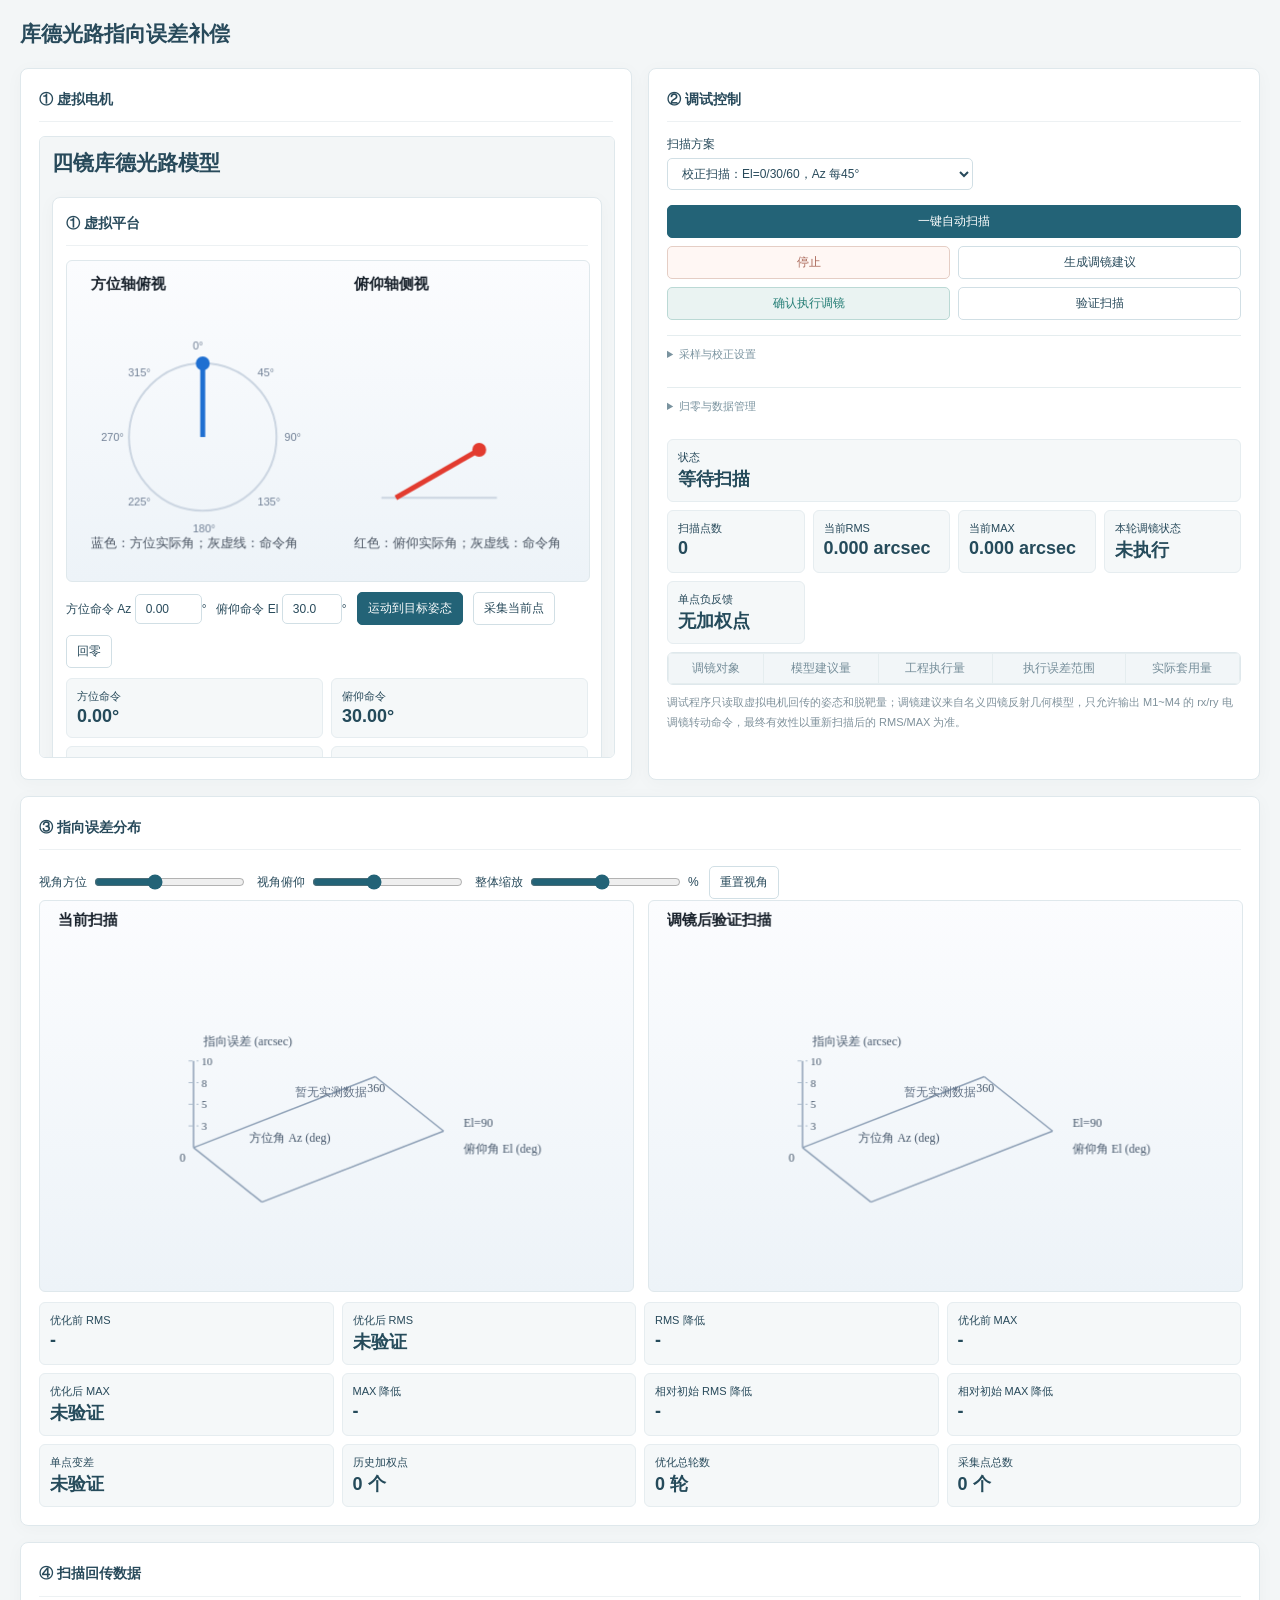
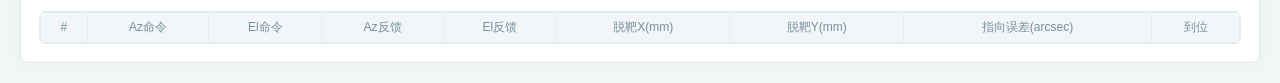
<file: demos/coude/coude_debug_console.html>
<!doctype html>
<html lang="zh-CN">
<head>
<meta charset="utf-8">
<meta name="viewport" content="width=device-width, initial-scale=1">
<title>库德光路指向误差补偿</title>
<style>
  :root {
    font-family: "Microsoft YaHei", "Noto Sans CJK SC", Arial, sans-serif;
    background: #eef2f5;
    color: #17202a;
  }
  body { margin: 0; padding: 16px; }
  h1 { margin: 0 0 12px; font-size: 24px; }
  h2 { margin: 0 0 8px; font-size: 17px; }
  .layout { display: grid; grid-template-columns: 1fr 1fr; gap: 12px; }
  .panel {
    background: #fff;
    border: 1px solid #d8dee7;
    border-radius: 8px;
    padding: 12px;
    box-shadow: 0 8px 22px rgba(24, 36, 50, 0.08);
  }
  .wide { grid-column: 1 / -1; }
  .controls { display: flex; gap: 10px; align-items: center; flex-wrap: wrap; margin-top: 8px; }
  label { display: inline-flex; align-items: center; gap: 5px; }
  button, select, input {
    font-family: inherit;
    border: 1px solid #9faabd;
    border-radius: 6px;
    background: #fff;
    padding: 6px 9px;
  }
  button { cursor: pointer; }
  .primary { background: #1f6fd1; color: #fff; border-color: #1f6fd1; }
  .green { background: #179b5b; color: #fff; border-color: #179b5b; }
  .danger { background: #fff4f2; border-color: #e28c83; }
  .stats { display: grid; grid-template-columns: repeat(4, minmax(120px, 1fr)); gap: 8px; margin-top: 10px; }
  .stat { background: #f7f9fb; border: 1px solid #e3e8ef; border-radius: 6px; padding: 8px; font-size: 13px; }
  .stat b { display: block; font-size: 16px; margin-top: 2px; word-break: break-all; }
  .stat.status { grid-column: 1 / -1; }
  iframe {
    width: 100%;
    height: 620px;
    border: 1px solid #d8dee7;
    border-radius: 6px;
    background: #fff;
  }
  canvas {
    width: 100%;
    height: 390px;
    border: 1px solid #d8dee7;
    border-radius: 6px;
    background: linear-gradient(#fbfcfe, #edf3f8);
  }
  table { border-collapse: collapse; width: 100%; font-size: 12px; }
  th, td { border: 1px solid #d6dde8; padding: 5px; text-align: center; }
  th { background: #f1f5f9; }
  .scroll { max-height: 320px; overflow: auto; border: 1px solid #d8dee7; border-radius: 6px; margin-top: 8px; }
  #sampleTable { min-width: 980px; }
  .plots { display: grid; grid-template-columns: 1fr 1fr; gap: 12px; }
  .small { color: #607084; font-size: 12px; line-height: 1.45; margin-top: 8px; }
  @media (max-width: 1180px) {
    .layout, .plots { grid-template-columns: 1fr; }
    iframe { height: 560px; }
  }
</style>
<link rel="stylesheet" href="../../assets/portfolio-theme.css?v=20261012b">
</head>
<body class="coude-demo">
<h1>库德光路指向误差补偿</h1>

<div class="layout">
  <section class="panel">
    <h2>① 虚拟电机</h2>
    <iframe id="motorFrame" src="./virtual_coude_motor.html?embed=1" sandbox="allow-scripts allow-same-origin"></iframe>
  </section>

  <section class="panel">
    <h2>② 调试控制</h2>
    <div class="controls">
      <label>扫描方案
        <select id="scanPreset">
          <option value="quick">快速检查：El=30，Az 每60°</option>
          <option value="calib" selected>校正扫描：El=0/30/60，Az 每45°</option>
          <option value="full">完整扫描：El=0/15/30/45/60，Az 每30°</option>
          <option value="custom">自定义</option>
        </select>
      </label>
      <label>自定义 El <input id="customEl" value="0,30,60"></label>
      <label>Az步长 <input id="customAzStep" type="number" value="45" min="1" max="180">°</label>
      <label>每步间隔 <input id="dwellMs" type="number" value="300" min="0" step="100"> ms</label>
      <label>每点采样次数 <input id="frames" type="number" value="3" min="1" max="20"></label>
    </div>
    <div class="controls">
      <button id="scanBtn" class="primary">一键自动扫描</button>
      <button id="stopBtn" class="danger">停止</button>
      <button id="zeroBtn">归零</button>
      <button id="clearDataBtn">清空数据</button>
      <button id="exportBtn">导出数据</button>
      <button id="suggestBtn">生成调镜建议</button>
      <button id="applyBtn" class="green">确认执行调镜</button>
      <button id="verifyBtn">验证扫描</button>
    </div>
    <div class="controls">
      <label>小于该转动量不执行 <input id="minCorrection" type="number" value="0.03" min="0" step="0.01"> arcsec</label>
      <label>保守执行比例 <input id="moveGain" type="number" value="40" min="1" max="100" step="1"> %</label>
      <label>单项最大转动 <input id="maxMove" type="number" value="1.50" min="0.01" step="0.05"> arcsec</label>
      <label>执行误差 ± <input id="execError" type="number" value="10" min="0" max="100" step="1"> %</label>
    </div>
    <div class="controls">
      <label><input id="pointGuard" type="checkbox" checked> 单点负反馈</label>
      <label>阈值基准
        <select id="pointWorseBase">
          <option value="rms" selected>当前RMS</option>
          <option value="p90">当前P90</option>
          <option value="max">当前MAX</option>
        </select>
      </label>
      <label>变差阈值 <input id="pointWorsePct" type="number" value="5" min="0" max="100" step="0.5"> %</label>
      <label>最小阈值 <input id="pointWorseFloor" type="number" value="0.05" min="0" step="0.01"> arcsec</label>
      <label>历史加权上限 <input id="worseWeight" type="number" value="2.5" min="1" max="10" step="0.5"> 倍</label>
    </div>
    <div class="stats" id="debugStats"></div>
    <div class="scroll">
      <table id="proposalTable">
        <thead>
          <tr><th>调镜对象</th><th>模型建议量</th><th>工程执行量</th><th>执行误差范围</th><th>实际套用量</th></tr>
        </thead>
        <tbody id="proposalBody"></tbody>
      </table>
    </div>
    <p class="small">调试程序只读取虚拟电机回传的姿态和脱靶量；调镜建议来自名义四镜反射几何模型，只允许输出 M1~M4 的 rx/ry 电调镜转动命令，最终有效性以重新扫描后的 RMS/MAX 为准。</p>
  </section>

  <section class="panel wide">
    <h2>③ 指向误差分布</h2>
    <div class="controls">
      <label>视角方位 <input id="viewYaw" type="range" min="-80" max="40" value="-35" step="1"></label>
      <label>视角俯仰 <input id="viewPitch" type="range" min="15" max="65" value="34" step="1"></label>
      <label>整体缩放 <input id="viewScale" type="range" min="60" max="115" value="86" step="1">%</label>
      <button id="resetViewBtn">重置视角</button>
    </div>
    <div class="plots">
      <canvas id="surfaceNow"></canvas>
      <canvas id="surfaceCompare"></canvas>
    </div>
    <div class="stats" id="optStats"></div>
  </section>

  <section class="panel wide">
    <h2>④ 扫描回传数据</h2>
    <div class="scroll">
      <table id="sampleTable">
        <thead>
          <tr><th>#</th><th>Az命令</th><th>El命令</th><th>Az反馈</th><th>El反馈</th><th>脱靶X(mm)</th><th>脱靶Y(mm)</th><th>指向误差(arcsec)</th><th>到位</th></tr>
        </thead>
        <tbody id="sampleBody"></tbody>
      </table>
    </div>
  </section>
</div>

<script>
const LDET=500, RAD_TO_ARCSEC=180*3600/Math.PI, ARCSEC_TO_RAD=Math.PI/(180*3600);
const ELEMENTS=["Source","M1","M2","M3","M4","AzAxis","ElAxis"];
const DOFS=["dx","dy","dz","rx","ry","rz"];
const ROW=Object.fromEntries(ELEMENTS.map((e,i)=>[e,i]));
const COL=Object.fromEntries(DOFS.map((d,i)=>[d,i]));
const SYS={H1:150,L1:200,H2:150,Ldet:500,elMirrorFactor:.5};
const ACTUATORS=[
  {element:"M1",dof:"rx",label:"M1.rx"},
  {element:"M1",dof:"ry",label:"M1.ry"},
  {element:"M2",dof:"rx",label:"M2.rx"},
  {element:"M2",dof:"ry",label:"M2.ry"},
  {element:"M3",dof:"rx",label:"M3.rx"},
  {element:"M3",dof:"ry",label:"M3.ry"},
  {element:"M4",dof:"rx",label:"M4.rx"},
  {element:"M4",dof:"ry",label:"M4.ry"}
];

let rpcId=1, pending=new Map(), currentScan=[], correctedScan=[], proposal=[], appliedMoves=[], lastScanPoints=[];
let lockedZMax=null;
let initialRms=null, initialMax=null;
let pointWeights=new Map(), pointHistory=new Map(), historyRound=0;
let feedbackStats={worsened:0,worstIncrease:0,weighted:0,historyWeighted:0,stagnant:0};
let basisVersion=0, proposalBasisVersion=-1;
let totalOptimizationRounds=0, totalCollectedPoints=0;
const frame=document.getElementById("motorFrame");
let scanRunning=false, lastDrawAt=0, lastProgressUiAt=0, scanTarget="left", tableSource="left";

function isEditableTarget(target){
  const tag=(target?.tagName||"").toLowerCase();
  return target?.isContentEditable||["input","textarea","select"].includes(tag);
}
function installKeyboardSafety(){
  const guarded=new Set([" ","Enter","ArrowUp","ArrowDown","ArrowLeft","ArrowRight","PageUp","PageDown","Home","End"]);
  document.addEventListener("keydown",event=>{
    if(!isEditableTarget(event.target)&&guarded.has(event.key)){
      event.preventDefault();
      event.stopPropagation();
    }
  },true);
}

window.addEventListener("message",event=>{
  const msg=event.data||{};
  if(event.source!==frame.contentWindow)return;
  if(msg.channel!=="coude-motor")return;
  if(msg.type==="scanProgress"){
    addProgressSample(msg.sample);
    const now=performance.now();
    if(now-lastProgressUiAt>120){
      renderSamples();
      updateStatus(`扫描中：Az=${msg.sample.cmdAz.toFixed(1)}°, El=${msg.sample.cmdEl.toFixed(1)}°`);
      lastProgressUiAt=now;
    }
    if(now-lastDrawAt>450){drawAllSurfaces();lastDrawAt=now;}
    return;
  }
  if(!msg.id||!pending.has(msg.id))return;
  const item=pending.get(msg.id);
  pending.delete(msg.id);
  clearTimeout(item.timer);
  msg.ok?item.resolve(msg.result):item.reject(new Error(msg.error||"虚拟电机未返回有效结果"));
});
window.addEventListener("pagehide",()=>{
  try{frame.contentWindow?.postMessage({channel:"coude-debug",id:-1,type:"stopScan"},"*");}catch(_){}
});

function motorCall(type,payload={},timeoutMs=120000){
  const id=rpcId++;
  return new Promise((resolve,reject)=>{
    const timer=setTimeout(()=>{pending.delete(id);reject(new Error("虚拟电机响应超时"));},timeoutMs);
    pending.set(id,{resolve,reject,timer});
    frame.contentWindow.postMessage({channel:"coude-debug",id,type,...payload},"*");
  });
}
function updateStatus(text){
  const active=scanTarget==="right"?correctedScan:currentScan;
  document.getElementById("debugStats").innerHTML=`<div class="stat status">状态<b>${text}</b></div><div class="stat">扫描点数<b>${active.length}</b></div><div class="stat">当前RMS<b>${rmsArcsec(active).toFixed(3)} arcsec</b></div><div class="stat">当前MAX<b>${maxArcsec(active).toFixed(3)} arcsec</b></div><div class="stat">本轮调镜状态<b>${appliedMoves.length?"已执行":"未执行"}</b></div><div class="stat">单点负反馈<b>${feedbackSummary()}</b></div>`;
  updateOptimizationStats();
}
function errArcsec(s){return Math.atan(Math.hypot(s.spotX,s.spotY)/LDET)*RAD_TO_ARCSEC;}
function rmsArcsec(samples){return samples.length?Math.sqrt(samples.reduce((a,s)=>a+errArcsec(s)**2,0)/samples.length):0;}
function maxArcsec(samples){return samples.length?Math.max(...samples.map(errArcsec)):0;}
function percentDrop(before,after){return before>1e-12?(before-after)/before*100:0;}
function lockAxisFromFirstScan(samples){
  if(lockedZMax===null&&samples.length)lockedZMax=niceCeil10(maxArcsec(samples));
}
function lockInitialStats(samples){
  if(initialRms===null&&samples.length){initialRms=rmsArcsec(samples);initialMax=maxArcsec(samples);}
}
function percentileArcsec(samples,pct){
  if(!samples.length)return 0;
  const vals=samples.map(errArcsec).sort((a,b)=>a-b);
  const idx=Math.min(vals.length-1,Math.max(0,Math.ceil(vals.length*pct)-1));
  return vals[idx];
}
function pointWorseScaleArcsec(referenceSamples){
  const samples=referenceSamples&&referenceSamples.length?referenceSamples:currentScan;
  const base=document.getElementById("pointWorseBase")?.value||"rms";
  if(base==="max")return maxArcsec(samples);
  if(base==="p90")return percentileArcsec(samples,0.90);
  return rmsArcsec(samples);
}
function pointWorseTolArcsec(referenceSamples){
  const pct=Math.max(0,Number(document.getElementById("pointWorsePct")?.value)||0)/100;
  const floor=Math.max(0,Number(document.getElementById("pointWorseFloor")?.value)||0);
  return Math.max(floor,pointWorseScaleArcsec(referenceSamples)*pct);
}
function feedbackSummary(){
  if(!document.getElementById("pointGuard")?.checked)return "关闭";
  if(!feedbackStats.weighted)return "无加权点";
  const baseLabel={rms:"RMS",p90:"P90",max:"MAX"}[document.getElementById("pointWorseBase")?.value||"rms"];
  return `${feedbackStats.weighted}点加权，${baseLabel}阈值${pointWorseTolArcsec(currentScan).toFixed(2)}"`;
}
function updateOptimizationStats(){
  const beforeR=rmsArcsec(currentScan), afterR=rmsArcsec(correctedScan), beforeM=maxArcsec(currentScan), afterM=maxArcsec(correctedScan);
  const hasBefore=currentScan.length>0, hasAfter=correctedScan.length>0;
  const latest=hasAfter?correctedScan:currentScan, latestR=rmsArcsec(latest), latestM=maxArcsec(latest);
  document.getElementById("optStats").innerHTML=[
    `<div class="stat">优化前 RMS<b>${hasBefore?beforeR.toFixed(3)+" arcsec":"-"}</b></div>`,
    `<div class="stat">优化后 RMS<b>${hasAfter?afterR.toFixed(3)+" arcsec":"未验证"}</b></div>`,
    `<div class="stat">RMS 降低<b>${hasBefore&&hasAfter?percentDrop(beforeR,afterR).toFixed(1)+"%":"-"}</b></div>`,
    `<div class="stat">优化前 MAX<b>${hasBefore?beforeM.toFixed(3)+" arcsec":"-"}</b></div>`,
    `<div class="stat">优化后 MAX<b>${hasAfter?afterM.toFixed(3)+" arcsec":"未验证"}</b></div>`,
    `<div class="stat">MAX 降低<b>${hasBefore&&hasAfter?percentDrop(beforeM,afterM).toFixed(1)+"%":"-"}</b></div>`,
    `<div class="stat">相对初始 RMS 降低<b>${initialRms!==null&&latest.length?percentDrop(initialRms,latestR).toFixed(1)+"%":"-"}</b></div>`,
    `<div class="stat">相对初始 MAX 降低<b>${initialMax!==null&&latest.length?percentDrop(initialMax,latestM).toFixed(1)+"%":"-"}</b></div>`,
    `<div class="stat">单点变差<b>${hasAfter?feedbackStats.worsened+" 个":"未验证"}</b></div>`,
    `<div class="stat">历史加权点<b>${feedbackStats.weighted+" 个"}</b></div>`,
    `<div class="stat">优化总轮数<b>${totalOptimizationRounds} 轮</b></div>`,
    `<div class="stat">采集点总数<b>${totalCollectedPoints} 个</b></div>`
  ].join("");
}
function buildPoints(){
  const preset=document.getElementById("scanPreset").value;
  if(preset==="quick")return {azs:[0,60,120,180,240,300],els:[30]};
  if(preset==="calib")return {azs:[0,45,90,135,180,225,270,315],els:[0,30,60]};
  if(preset==="full"||preset==="verify")return {azs:Array.from({length:12},(_,i)=>i*30),els:[0,15,30,45,60]};
  const step=Math.max(1,Number(document.getElementById("customAzStep").value)||45);
  const azs=[];for(let a=0;a<360;a+=step)azs.push(a);
  const els=document.getElementById("customEl").value.split(",").map(x=>Number(x.trim())).filter(Number.isFinite);
  return {azs,els:els.length?els:[30]};
}
function pointListFromSettings(){
  const {azs,els}=buildPoints(), pts=[];
  for(const el of els)for(const az of azs)pts.push({az,el});
  return pts;
}
async function runScan(forcePreset=null){
  if(scanRunning)return;
  if(forcePreset)document.getElementById("scanPreset").value=forcePreset;
  const points=pointListFromSettings();
  scanTarget="left";tableSource="left";
  proposal=[];appliedMoves=[];proposalBasisVersion=-1;renderProposal();
  if(correctedScan.length&&samePointSet(points,lastScanPoints)){
    updatePointFeedback(currentScan,correctedScan);
    currentScan=correctedScan.slice();
    correctedScan=[];
    basisVersion++;
  }else{
    resetPointFeedback();
    currentScan=[];
    correctedScan=[];
  }
  lastScanPoints=points.map(p=>({...p}));
  const dwell=Number(document.getElementById("dwellMs").value)||0;
  const frames=Math.max(1,Number(document.getElementById("frames").value)||1);
  const timeout=Math.max(120000,points.length*(dwell+4200)+30000);
  renderSamples();drawAllSurfaces();
  lastProgressUiAt=0;lastDrawAt=0;
  scanRunning=true;
  updateStatus("等待虚拟电机扫描");
  try{
    const result=await motorCall("runScan",{points,dwellMs:dwell,frames,log:false},timeout);
    currentScan=result;
    totalCollectedPoints+=result.length;
    lockAxisFromFirstScan(result);
    lockInitialStats(result);
    recordPointHistory(result);
    updatePointFeedback([],currentScan);
    basisVersion++;
    renderSamples();
    drawAllSurfaces();
    updateStatus(result.length<points.length?"扫描已停止":"扫描完成");
  }finally{
    scanRunning=false;
  }
}
async function runValidationScan(){
  if(scanRunning)return;
  if(!appliedMoves.length){alert("请先确认执行调镜，再执行验证扫描");return;}
  const points=lastScanPoints.length?lastScanPoints.map(p=>({...p})):pointListFromSettings();
  scanTarget="right";tableSource="right";
  correctedScan=[];
  const dwell=Number(document.getElementById("dwellMs").value)||0;
  const frames=Math.max(1,Number(document.getElementById("frames").value)||1);
  const timeout=Math.max(120000,points.length*(dwell+4200)+30000);
  drawAllSurfaces();
  lastProgressUiAt=0;lastDrawAt=0;
  scanRunning=true;
  updateStatus("等待验证扫描");
  try{
    const result=await motorCall("runScan",{points,dwellMs:dwell,frames,log:false},timeout);
    correctedScan=result;
    totalCollectedPoints+=result.length;
    recordPointHistory(result);
    updatePointFeedback(currentScan,correctedScan);
    renderSamples();
    drawAllSurfaces();
    updateStatus(result.length<points.length?"验证扫描已停止":"验证扫描完成");
  }finally{
    scanRunning=false;
    scanTarget="left";
  }
}
function pointKey(p){return `${Number(p.az).toFixed(6)}|${Number(p.el).toFixed(6)}`;}
function sampleKey(s){return `${Number(s.cmdAz).toFixed(6)}|${Number(s.cmdEl).toFixed(6)}`;}
function resetPointFeedback(){
  pointWeights=new Map();
  feedbackStats={worsened:0,worstIncrease:0,weighted:0,historyWeighted:0,stagnant:0};
}
function resetPointMemory(){
  resetPointFeedback();
  pointHistory=new Map();
  historyRound=0;
  initialRms=null;
  initialMax=null;
}
function recordPointHistory(samples){
  if(!samples.length)return;
  historyRound++;
  const tol=pointWorseTolArcsec(samples);
  for(const s of samples){
    const key=sampleKey(s),err=errArcsec(s);
    const old=pointHistory.get(key)||{initial:err,best:err,last:null,rounds:0,worseStreak:0,stagnantStreak:0};
    const prev=old.last;
    const delta=prev===null?0:err-prev;
    if(delta>tol)old.worseStreak=(old.worseStreak||0)+1;
    else if(delta<-tol)old.worseStreak=0;
    if(err<old.best-tol){old.best=err;old.stagnantStreak=0;}
    else if(old.rounds>0&&err>tol){old.stagnantStreak=(old.stagnantStreak||0)+1;}
    old.previous=prev;
    old.last=err;
    old.rounds=(old.rounds||0)+1;
    old.lastRound=historyRound;
    pointHistory.set(key,old);
  }
}
function updatePointFeedback(before,after){
  resetPointFeedback();
  if(!document.getElementById("pointGuard")?.checked||!after.length)return;
  const tol=pointWorseTolArcsec(before&&before.length?before:after);
  const maxWeight=Math.max(1,Number(document.getElementById("worseWeight").value)||1);
  const beforeMap=new Map(before.map(s=>[sampleKey(s),s]));
  for(const s of after){
    const key=sampleKey(s),old=beforeMap.get(key),hist=pointHistory.get(key),err=errArcsec(s);
    const increase=old?err-errArcsec(old):(hist&&hist.previous!==null?err-hist.previous:0);
    let score=0, historyHit=false;
    if(increase>tol){
      score+=Math.min(1.5,increase/Math.max(tol,1e-6));
      feedbackStats.worsened++;
      feedbackStats.worstIncrease=Math.max(feedbackStats.worstIncrease,increase);
    }
    if(hist){
      const bestGap=err-hist.best;
      const initialImprovement=hist.initial>1e-9?(hist.initial-err)/hist.initial:1;
      if(bestGap>tol){score+=Math.min(1.2,bestGap/Math.max(tol,1e-6)*0.35);historyHit=true;}
      if((hist.stagnantStreak||0)>=2&&err>tol){score+=Math.min(1.2,0.35*hist.stagnantStreak);historyHit=true;feedbackStats.stagnant++;}
      if((hist.worseStreak||0)>=2){score+=Math.min(1.0,0.45*hist.worseStreak);historyHit=true;}
      if(hist.rounds>=3&&initialImprovement<0.10&&err>tol){score+=0.8;historyHit=true;}
    }
    if(score>0){
      const weight=Math.min(maxWeight,1+score);
      pointWeights.set(key,weight);
      feedbackStats.weighted++;
      if(historyHit)feedbackStats.historyWeighted++;
    }
  }
}
function pointWeightForSample(s){return pointWeights.get(sampleKey(s))||1;}
function samePointSet(a,b){
  if(a.length!==b.length)return false;
  const sa=new Set(a.map(pointKey)),sb=new Set(b.map(pointKey));
  if(sa.size!==sb.size)return false;
  for(const k of sa)if(!sb.has(k))return false;
  return true;
}
function promoteCorrectedToCurrent(reason="验证结果已作为当前基准"){
  if(!correctedScan.length)return false;
  updatePointFeedback(currentScan,correctedScan);
  currentScan=correctedScan.slice();
  lastScanPoints=currentScan.map(s=>({az:s.cmdAz,el:s.cmdEl}));
  correctedScan=[];
  basisVersion++;
  proposal=[];appliedMoves=[];proposalBasisVersion=-1;
  tableSource="left";scanTarget="left";
  renderSamples();
  renderProposal();
  drawAllSurfaces();
  updateStatus(reason);
  return true;
}
function upsertSample(arr,sample){
  const key=sampleKey(sample),idx=arr.findIndex(s=>sampleKey(s)===key);
  if(idx>=0)arr[idx]=sample;else arr.push(sample);
}
function addProgressSample(sample){
  if(scanTarget==="right")upsertSample(correctedScan,sample);
  else upsertSample(currentScan,sample);
}
function renderSamples(){
  const rows=tableSource==="right"?correctedScan:currentScan;
  document.getElementById("sampleBody").innerHTML=rows.map((s,i)=>`<tr><td>${i+1}</td><td>${s.cmdAz.toFixed(2)}°</td><td>${s.cmdEl.toFixed(2)}°</td><td>${s.actualAz.toFixed(3)}°</td><td>${s.actualEl.toFixed(3)}°</td><td>${s.spotX.toFixed(5)}</td><td>${s.spotY.toFixed(5)}</td><td>${errArcsec(s).toFixed(3)}</td><td>${s.inPos?"是":"否"}</td></tr>`).join("");
}
async function stopScan(){
  await motorCall("stopScan",{},10000);
  updateStatus("已发送停止指令");
}
async function zeroMotor(){
  await motorCall("setCommand",{az:0,el:0},10000);
  updateStatus("已发送归零指令");
}
function exportSamples(){
  const header=["idx","cmdAz","cmdEl","actualAz","actualEl","spotXmm","spotYmm","pointingErrorArcsec","inPos"];
  const source=tableSource==="right"?correctedScan:currentScan;
  const rows=source.map((s,i)=>[i+1,s.cmdAz,s.cmdEl,s.actualAz,s.actualEl,s.spotX,s.spotY,errArcsec(s),s.inPos?1:0]);
  const csv=[header,...rows].map(r=>r.join(",")).join("\n");
  const a=document.createElement("a");
  a.href=URL.createObjectURL(new Blob([csv],{type:"text/csv"}));
  a.download="coude_debug_scan.csv";
  a.click();
}
function clearDebugData(){
  currentScan=[];correctedScan=[];proposal=[];appliedMoves=[];lastScanPoints=[];
  lockedZMax=null;
  totalOptimizationRounds=0;totalCollectedPoints=0;
  resetPointMemory();
  basisVersion++;proposalBasisVersion=-1;
  tableSource="left";scanTarget="left";
  renderSamples();
  renderProposal();
  drawAllSurfaces();
  updateStatus("数据已清空");
}

function norm360(a){return ((Number(a)||0)%360+360)%360;}
function zerosErr(){return Array.from({length:7},()=>Array(6).fill(0));}
function dot(a,b){return a[0]*b[0]+a[1]*b[1]+a[2]*b[2];}
function cross(a,b){return[a[1]*b[2]-a[2]*b[1],a[2]*b[0]-a[0]*b[2],a[0]*b[1]-a[1]*b[0]];}
function norm(a){return Math.hypot(a[0],a[1],a[2]);}
function unit(a){const n=norm(a)||1;return[a[0]/n,a[1]/n,a[2]/n];}
function add(a,b){return[a[0]+b[0],a[1]+b[1],a[2]+b[2]];}
function sub(a,b){return[a[0]-b[0],a[1]-b[1],a[2]-b[2]];}
function scale(a,s){return[a[0]*s,a[1]*s,a[2]*s];}
function matVec(M,v){return[dot(M[0],v),dot(M[1],v),dot(M[2],v)];}
function matMul(A,B){return A.map(r=>[0,1,2].map(j=>r[0]*B[0][j]+r[1]*B[1][j]+r[2]*B[2][j]));}
function rotX(a){const c=Math.cos(a),s=Math.sin(a);return[[1,0,0],[0,c,-s],[0,s,c]];}
function rotY(a){const c=Math.cos(a),s=Math.sin(a);return[[c,0,s],[0,1,0],[-s,0,c]];}
function rotZ(a){const c=Math.cos(a),s=Math.sin(a);return[[c,-s,0],[s,c,0],[0,0,1]];}
function rotArcsec(v){return matMul(matMul(rotZ(v[2]*ARCSEC_TO_RAD),rotY(v[1]*ARCSEC_TO_RAD)),rotX(v[0]*ARCSEC_TO_RAD));}
function surfaceWithError(p0,n0,row){return[add(p0,row.slice(0,3)),unit(matVec(rotArcsec(row.slice(3,6)),n0))];}
function reflectAtPlane(p,v,pm,nm){const den=dot(v,nm);const t=dot(sub(pm,p),nm)/(Math.abs(den)<1e-12?1e-12:den);const pn=add(p,scale(v,t));return[pn,unit(sub(v,scale(nm,2*dot(v,nm))))];}
function traceRay(q,e){
  const az=q[0]*Math.PI/180,el=q[1]*Math.PI/180;
  let p=add([0,-200,0],e[ROW.Source].slice(0,3)),v=unit(matVec(rotArcsec(e[ROW.Source].slice(3,6)),[0,1,0]));
  let s=surfaceWithError([0,0,0],[0,-1/Math.SQRT2,1/Math.SQRT2],e[ROW.M1]);[p,v]=reflectAtPlane(p,v,s[0],s[1]);
  const Raz=matMul(rotArcsec(e[ROW.AzAxis].slice(3,6)),rotZ(az)),Taz=e[ROW.AzAxis].slice(0,3);
  s=surfaceWithError([0,0,SYS.H1],[0,1/Math.SQRT2,-1/Math.SQRT2],e[ROW.M2]);[p,v]=reflectAtPlane(p,v,add(matVec(Raz,s[0]),Taz),unit(matVec(Raz,s[1])));
  s=surfaceWithError([0,SYS.L1,SYS.H1],[0,-1/Math.SQRT2,1/Math.SQRT2],e[ROW.M3]);[p,v]=reflectAtPlane(p,v,add(matVec(Raz,s[0]),Taz),unit(matVec(Raz,s[1])));
  const Rel=matMul(rotArcsec(e[ROW.ElAxis].slice(3,6)),rotX(SYS.elMirrorFactor*el)),Tel=e[ROW.ElAxis].slice(0,3),pivot=add(matVec(Raz,[0,SYS.L1,SYS.H1+SYS.H2]),Taz);
  s=surfaceWithError([0,0,0],[0,1/Math.SQRT2,-1/Math.SQRT2],e[ROW.M4]);
  const p4=add(pivot,matVec(Raz,add(Tel,matVec(Rel,s[0])))),n4=unit(matVec(Raz,matVec(Rel,s[1])));
  [p,v]=reflectAtPlane(p,v,p4,n4);
  return{finalPoint:p,finalDirection:v};
}
function detectorBasis(n){n=unit(n);const ref=Math.abs(n[2])<.9?[0,0,1]:[0,1,0];const u=unit(cross(ref,n));return[u,unit(cross(n,u))];}
function spotResidual(q,e){
  const ideal=traceRay(q,zerosErr()),actual=traceRay(q,e),target=add(ideal.finalPoint,scale(ideal.finalDirection,SYS.Ldet)),den=dot(actual.finalDirection,ideal.finalDirection);
  const t=dot(sub(target,actual.finalPoint),ideal.finalDirection)/(Math.abs(den)<1e-12?1e-12:den),hit=add(actual.finalPoint,scale(actual.finalDirection,t)),d=sub(hit,target),[u,w]=detectorBasis(ideal.finalDirection);
  return[dot(d,u),dot(d,w)];
}
function sensitivityFor(q,act,eps=0.1){
  const ep=zerosErr(),em=zerosErr();
  ep[ROW[act.element]][COL[act.dof]]=eps;
  em[ROW[act.element]][COL[act.dof]]=-eps;
  const rp=spotResidual(q,ep),rm=spotResidual(q,em);
  return[(rp[0]-rm[0])/(2*eps),(rp[1]-rm[1])/(2*eps)];
}
function predictResidual(samples,moves){
  return samples.map(s=>{
    let x=s.spotX,y=s.spotY;
    for(const m of moves){
      const d=sensitivityFor([s.actualAz,s.actualEl],m);
      x+=d[0]*m.value;
      y+=d[1]*m.value;
    }
    return Math.atan(Math.hypot(x,y)/LDET)*RAD_TO_ARCSEC;
  });
}
function rmsVals(vals){return vals.length?Math.sqrt(vals.reduce((a,v)=>a+v*v,0)/vals.length):0;}
function maxVals(vals){return vals.length?Math.max(...vals):0;}
function solveLinear(A,b){
  const n=b.length,M=A.map((r,i)=>r.concat([b[i]]));
  for(let i=0;i<n;i++){
    let max=i;for(let r=i+1;r<n;r++)if(Math.abs(M[r][i])>Math.abs(M[max][i]))max=r;
    [M[i],M[max]]=[M[max],M[i]];
    const piv=Math.abs(M[i][i])<1e-12?1e-12:M[i][i];
    for(let c=i;c<=n;c++)M[i][c]/=piv;
    for(let r=0;r<n;r++)if(r!==i){const f=M[r][i];for(let c=i;c<=n;c++)M[r][c]-=f*M[i][c];}
  }
  return M.map(r=>r[n]);
}
function estimateProposal(){
  promoteCorrectedToCurrent("验证结果已作为当前基准，重新生成调镜建议");
  if(!currentScan.length){alert("请先执行扫描");return;}
  const P=ACTUATORS.length,J=[],y=[],rowWeights=[];
  for(const s of currentScan){
    const q=[s.actualAz,s.actualEl],rowX=[],rowY=[];
    for(const act of ACTUATORS){const d=sensitivityFor(q,act);rowX.push(d[0]);rowY.push(d[1]);}
    const w=pointWeightForSample(s);
    J.push(rowX,rowY);y.push(s.spotX,s.spotY);rowWeights.push(w,w);
  }
  const A=Array.from({length:P},()=>Array(P).fill(0)),b=Array(P).fill(0);
  for(let r=0;r<J.length;r++)for(let i=0;i<P;i++){
    const w=rowWeights[r]||1;
    b[i]-=w*J[r][i]*y[r];
    for(let j=0;j<P;j++)A[i][j]+=w*J[r][i]*J[r][j];
  }
  const lambda=1e-4;
  for(let i=0;i<P;i++)A[i][i]+=lambda;
  const du=solveLinear(A,b);
  const gain=Math.max(1,Math.min(100,Number(document.getElementById("moveGain").value)||40))/100;
  const maxMove=Math.max(0.01,Number(document.getElementById("maxMove").value)||1.5);
  proposal=ACTUATORS.map((a,i)=>{
    const raw=du[i], scaled=raw*gain, limited=Math.max(-maxMove,Math.min(maxMove,scaled));
    return {...a,raw,limited,value:limited};
  });
  proposalBasisVersion=basisVersion;
  appliedMoves=[];
  correctedScan=[];
  renderProposal();
  drawAllSurfaces();
  const beforeR=rmsArcsec(currentScan), beforeM=maxArcsec(currentScan);
  const minAbs=Number(document.getElementById("minCorrection").value)||0;
  const pred=predictResidual(currentScan,proposal.filter(p=>Math.abs(p.value)>=minAbs));
  updateStatus(`已生成调镜建议：模型预测 RMS ${beforeR.toFixed(3)} → ${rmsVals(pred).toFixed(3)} arcsec，MAX ${beforeM.toFixed(3)} → ${maxVals(pred).toFixed(3)} arcsec`);
}
function renderProposal(){
  const body=document.getElementById("proposalBody");
  if(!proposal.length){
    body.innerHTML=`<tr><td colspan="5">暂无调镜建议。请先扫描，再生成调镜建议。</td></tr>`;
    return;
  }
  const minAbs=Number(document.getElementById("minCorrection").value)||0, pct=Number(document.getElementById("execError").value)||0;
  body.innerHTML=proposal.map(p=>{
    const run=Math.abs(p.value)>=minAbs;
    const range=`${(p.value*(1-pct/100)).toFixed(4)} ~ ${(p.value*(1+pct/100)).toFixed(4)} arcsec`;
    const applied=appliedMoves.find(a=>a.element===p.element&&a.dof===p.dof);
    return `<tr><td>${p.label}</td><td>${p.raw.toFixed(4)} arcsec</td><td>${run?p.value.toFixed(4)+" arcsec":"低于阈值，忽略"}</td><td>${run?range:"-"}</td><td>${applied?(applied.skipped?"未执行":applied.applied.toFixed(4)+" arcsec"):"待确认"}</td></tr>`;
  }).join("");
}
async function applyProposal(){
  if(promoteCorrectedToCurrent("验证结果已作为当前基准，请重新生成调镜建议")){
    setTimeout(()=>alert("验证扫描结果已成为新的当前基准。请先重新生成调镜建议，再确认执行。"),30);
    return;
  }
  if(!proposal.length){alert("请先生成调镜建议");return;}
  if(proposalBasisVersion!==basisVersion){alert("当前扫描数据已经变化，请重新生成调镜建议");return;}
  const minAbs=Number(document.getElementById("minCorrection").value)||0;
  const pct=Number(document.getElementById("execError").value)||0;
  const count=proposal.filter(p=>Math.abs(p.value)>=minAbs).length;
  if(!count){alert("所有调镜量都低于阈值，不执行");return;}
  if(!confirm(`确认执行 ${count} 个电调镜转动命令？执行误差为 ±${pct}%`))return;
  appliedMoves=await motorCall("applyMirrorMoves",{moves:proposal,minAbsArcsec:minAbs,executionErrorPct:pct},10000);
  if(appliedMoves.some(m=>!m.skipped))totalOptimizationRounds++;
  correctedScan=[];
  renderProposal();
  drawAllSurfaces();
  updateStatus("调镜已执行，建议执行验证扫描");
}
function invalidateProposal(){
  if(proposal.length&&!appliedMoves.length){
    proposal=[];proposalBasisVersion=-1;
    renderProposal();
    updateStatus("工程约束已变化，请重新生成调镜建议");
  }else{
    renderProposal();
  }
}
function refreshPointFeedbackSettings(){
  if(currentScan.length&&correctedScan.length)updatePointFeedback(currentScan,correctedScan);
  else if(currentScan.length)updatePointFeedback([],currentScan);
  else if(!document.getElementById("pointGuard")?.checked)resetPointFeedback();
  if(proposal.length&&!appliedMoves.length){
    proposal=[];proposalBasisVersion=-1;renderProposal();
  }
  updateStatus("单点负反馈设置已更新");
}

function resizeCanvas(c){
  const dpr=window.devicePixelRatio||1,r=c.getBoundingClientRect();
  const w=Math.max(360,Math.floor(r.width*dpr)),h=Math.max(280,Math.floor(r.height*dpr));
  if(c.width!==w)c.width=w;
  if(c.height!==h)c.height=h;
  return c;
}
function colorForValue(z,zMax){
  const t=Math.max(0,Math.min(1,z/(zMax||1)));
  const r=Math.round(42+220*t),g=Math.round(184-90*t),b=Math.round(215-170*t);
  return `rgb(${r},${g},${b})`;
}
function uniqueSorted(vals){return Array.from(new Set(vals.map(v=>Number(v.toFixed(6))))).sort((a,b)=>a-b);}
function findSample(map,az,el){return map.get(`${az.toFixed(6)}|${el.toFixed(6)}`);}
function niceCeil10(v){return Math.max(10,Math.ceil(v/10)*10);}
function drawSurface(canvasId,samples,title,zScale=null){
  const c=resizeCanvas(document.getElementById(canvasId)),ctx=c.getContext("2d"),w=c.width,h=c.height;
  ctx.clearRect(0,0,w,h);
  ctx.fillStyle="#17202a";ctx.font="bold 15px Microsoft YaHei";ctx.fillText(title,18,24);
  const zMax=niceCeil10(zScale||Math.max(...samples.map(errArcsec),0.05));
  const viewScale=(Number(document.getElementById("viewScale").value)||86)/100;
  const yaw=(Number(document.getElementById("viewYaw").value)||-35)*Math.PI/180;
  const pitch=(Number(document.getElementById("viewPitch").value)||34)*Math.PI/180;
  function rawProj(az,el,z){
    const x=az-180,y=(el-45)*2.15,zz=zMax>0?z/zMax*170:0;
    const xr=x*Math.cos(yaw)-y*Math.sin(yaw);
    const yr=x*Math.sin(yaw)+y*Math.cos(yaw);
    return[xr,yr*Math.sin(pitch)-zz*Math.cos(pitch)];
  }
  const fitPts=[];
  for(const az of [0,360])for(const el of [0,90])for(const z of [0,zMax])fitPts.push(rawProj(az,el,z));
  const minX=Math.min(...fitPts.map(p=>p[0])),maxX=Math.max(...fitPts.map(p=>p[0])),minY=Math.min(...fitPts.map(p=>p[1])),maxY=Math.max(...fitPts.map(p=>p[1]));
  const leftPad=82,rightPad=118,topPad=72,bottomPad=72;
  const fitScale=Math.min((w-leftPad-rightPad)/(maxX-minX||1),(h-topPad-bottomPad)/(maxY-minY||1))*viewScale;
  const centerRaw=[(minX+maxX)/2,(minY+maxY)/2],centerCanvas=[(leftPad+w-rightPad)/2,(topPad+h-bottomPad)/2];
  function proj(az,el,z){
    const p=rawProj(az,el,z);
    return[centerCanvas[0]+(p[0]-centerRaw[0])*fitScale,centerCanvas[1]+(p[1]-centerRaw[1])*fitScale];
  }
  const p0=proj(0,0,0),p1=proj(360,0,0),p2=proj(360,90,0),p3=proj(0,90,0),pz=proj(0,0,zMax);
  ctx.strokeStyle="#8ea0b6";ctx.lineWidth=1.5;
  [[p0,p1],[p1,p2],[p2,p3],[p3,p0],[p0,pz]].forEach(([a,b])=>{ctx.beginPath();ctx.moveTo(a[0],a[1]);ctx.lineTo(b[0],b[1]);ctx.stroke();});
  ctx.strokeStyle="#aebdcd";ctx.lineWidth=1;ctx.setLineDash([4,4]);
  for(let k=1;k<=4;k++){
    const z=zMax*k/4,pt=proj(0,0,z);
    ctx.beginPath();ctx.moveTo(pt[0]-5,pt[1]);ctx.lineTo(pt[0]+5,pt[1]);ctx.stroke();
    ctx.fillStyle="#46576b";ctx.font="11px Microsoft YaHei";ctx.fillText(String(Math.round(z)),pt[0]+8,pt[1]+4);
  }
  ctx.setLineDash([]);
  ctx.fillStyle="#46576b";ctx.font="12px Microsoft YaHei";
  ctx.fillText("方位角 Az (deg)",(p0[0]+p1[0])/2-35,(p0[1]+p1[1])/2+30);
  ctx.fillText("俯仰角 El (deg)",p2[0]+20,p2[1]+22);
  ctx.fillText("指向误差 (arcsec)",pz[0]+10,pz[1]-16);
  ctx.fillText("0",p0[0]-14,p0[1]+14);ctx.fillText("360",p1[0]-8,p1[1]+16);ctx.fillText("El=90",p2[0]+20,p2[1]-4);
  if(!samples.length){ctx.fillStyle="#607084";ctx.fillText("暂无实测数据",w/2-42,h/2);return;}
  const azs=uniqueSorted(samples.map(s=>s.cmdAz)),els=uniqueSorted(samples.map(s=>s.cmdEl));
  const map=new Map(samples.map(s=>[`${Number(s.cmdAz.toFixed(6)).toFixed(6)}|${Number(s.cmdEl.toFixed(6)).toFixed(6)}`,s]));
  const quads=[];
  for(let ei=0;ei<els.length-1;ei++)for(let ai=0;ai<azs.length-1;ai++){
    const s00=findSample(map,azs[ai],els[ei]),s10=findSample(map,azs[ai+1],els[ei]),s11=findSample(map,azs[ai+1],els[ei+1]),s01=findSample(map,azs[ai],els[ei+1]);
    if(s00&&s10&&s11&&s01){
      const z=(errArcsec(s00)+errArcsec(s10)+errArcsec(s11)+errArcsec(s01))/4;
      quads.push({z,pts:[s00,s10,s11,s01]});
    }
  }
  quads.sort((a,b)=>a.z-b.z);
  for(const q of quads){
    const pts=q.pts.map(s=>proj(s.cmdAz,s.cmdEl,errArcsec(s)));
    ctx.fillStyle=colorForValue(q.z,zMax);ctx.strokeStyle="rgba(255,255,255,.62)";ctx.lineWidth=1;
    ctx.beginPath();ctx.moveTo(pts[0][0],pts[0][1]);for(let i=1;i<pts.length;i++)ctx.lineTo(pts[i][0],pts[i][1]);ctx.closePath();ctx.fill();ctx.stroke();
  }
  for(const s of samples){
    const z=errArcsec(s),p=proj(s.cmdAz,s.cmdEl,z);
    ctx.fillStyle=colorForValue(z,zMax);ctx.strokeStyle="#17202a";ctx.lineWidth=1.1;
    ctx.beginPath();ctx.arc(p[0],p[1],3.5,0,Math.PI*2);ctx.fill();ctx.stroke();
  }
  const barX=w-86,barY=52,barH=110,barW=12;
  for(let i=0;i<barH;i++){ctx.fillStyle=colorForValue(zMax*(1-i/barH),zMax);ctx.fillRect(barX,barY+i,barW,1);}
  ctx.strokeStyle="#8ea0b6";ctx.strokeRect(barX,barY,barW,barH);
  ctx.fillStyle="#46576b";
  for(let k=0;k<=4;k++){
    const y=barY+barH*(1-k/4),val=zMax*k/4;
    ctx.beginPath();ctx.moveTo(barX+barW,y);ctx.lineTo(barX+barW+5,y);ctx.stroke();
    ctx.fillText(String(Math.round(val)),barX+20,y+4);
  }
  ctx.fillStyle="#46576b";ctx.fillText(`RMS=${rmsArcsec(samples).toFixed(3)} arcsec, MAX=${maxArcsec(samples).toFixed(3)} arcsec`,18,h-18);
}
function drawAllSurfaces(){
  const compare=correctedScan;
  const dynamicZ=Math.max(0.05,...currentScan.map(errArcsec),...compare.map(errArcsec));
  const zScale=lockedZMax===null?dynamicZ:lockedZMax;
  drawSurface("surfaceNow",currentScan,"当前扫描",zScale);
  drawSurface("surfaceCompare",correctedScan,"调镜后验证扫描",zScale);
  updateOptimizationStats();
}

installKeyboardSafety();
document.getElementById("scanBtn").onclick=()=>runScan().catch(e=>alert(e.message));
document.getElementById("stopBtn").onclick=()=>stopScan().catch(e=>alert(e.message));
document.getElementById("zeroBtn").onclick=()=>zeroMotor().catch(e=>alert(e.message));
document.getElementById("clearDataBtn").onclick=clearDebugData;
document.getElementById("exportBtn").onclick=exportSamples;
document.getElementById("suggestBtn").onclick=estimateProposal;
document.getElementById("applyBtn").onclick=()=>applyProposal().catch(e=>alert(e.message));
document.getElementById("verifyBtn").onclick=()=>runValidationScan().catch(e=>alert(e.message));
document.getElementById("minCorrection").oninput=renderProposal;
document.getElementById("moveGain").oninput=invalidateProposal;
document.getElementById("maxMove").oninput=invalidateProposal;
document.getElementById("execError").oninput=renderProposal;
document.getElementById("pointGuard").onchange=refreshPointFeedbackSettings;
document.getElementById("pointWorseBase").onchange=refreshPointFeedbackSettings;
document.getElementById("pointWorsePct").oninput=refreshPointFeedbackSettings;
document.getElementById("pointWorseFloor").oninput=refreshPointFeedbackSettings;
document.getElementById("worseWeight").oninput=refreshPointFeedbackSettings;
document.getElementById("viewYaw").oninput=drawAllSurfaces;
document.getElementById("viewPitch").oninput=drawAllSurfaces;
document.getElementById("viewScale").oninput=drawAllSurfaces;
document.getElementById("resetViewBtn").onclick=()=>{document.getElementById("viewYaw").value=-35;document.getElementById("viewPitch").value=34;document.getElementById("viewScale").value=86;drawAllSurfaces();};
drawAllSurfaces();
updateStatus("等待扫描");
</script>
<script src="../../assets/workbench-ui.js?v=20261012b"></script></body>
</html>
</file>
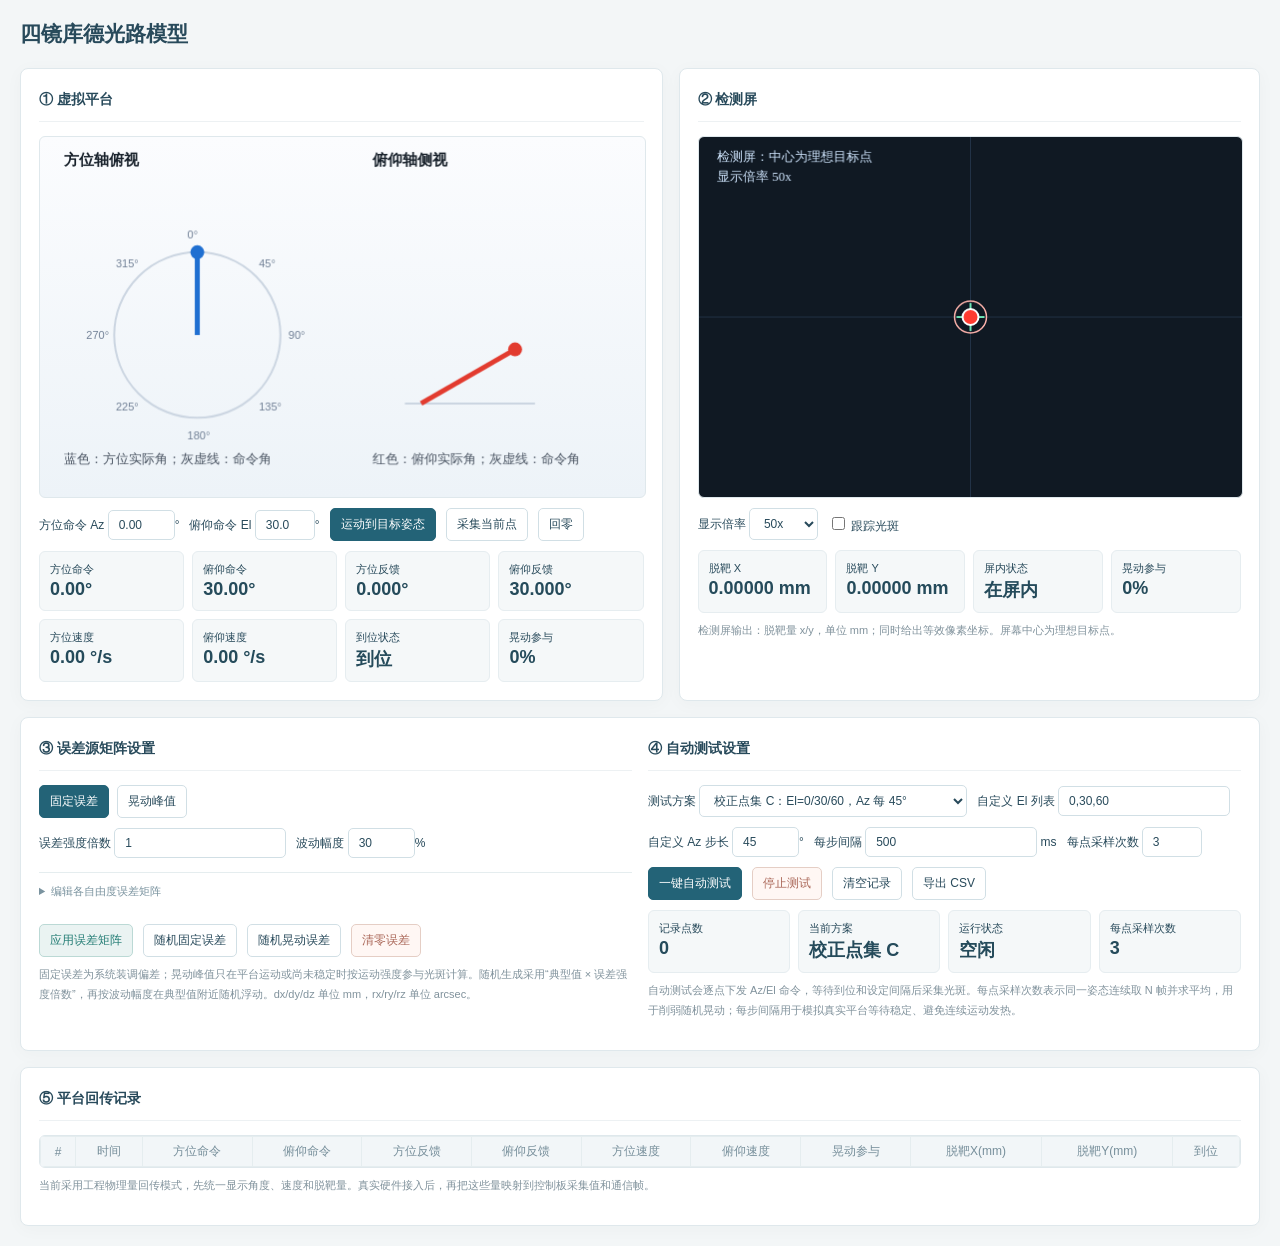
<file: demos/coude/virtual_coude_motor.html>
<!doctype html>
<html lang="zh-CN">
<head>
<meta charset="utf-8">
<meta name="viewport" content="width=device-width, initial-scale=1">
<title>四镜库德光路模型</title>
<style>
  :root {
    font-family: "Microsoft YaHei", "Noto Sans CJK SC", Arial, sans-serif;
    background: #eef2f5;
    color: #17202a;
  }
  body { margin: 0; padding: 16px; }
  h1 { margin: 0 0 8px; font-size: 24px; }
  .layout { display: grid; grid-template-columns: 1.05fr .95fr; gap: 12px; }
  .panel {
    background: #fff;
    border: 1px solid #d8dee7;
    border-radius: 8px;
    padding: 12px;
    box-shadow: 0 8px 22px rgba(24, 36, 50, 0.08);
  }
  .wide { grid-column: 1 / -1; }
  .subgrid { display: grid; grid-template-columns: 1fr 1fr; gap: 12px; }
  h2 { margin: 0 0 8px; font-size: 17px; }
  canvas {
    display: block;
    width: 100%;
    height: 360px;
    border: 1px solid #d8dee7;
    border-radius: 6px;
    background: linear-gradient(#fbfcfe, #edf3f8);
  }
  #spotCanvas { height: 360px; background: #101923; }
  .controls { display: flex; gap: 10px; align-items: center; flex-wrap: wrap; margin-top: 10px; }
  button, select, input, textarea {
    font-family: inherit;
    border: 1px solid #9faabd;
    border-radius: 6px;
    background: #fff;
    padding: 6px 9px;
  }
  button { cursor: pointer; }
  .primary { background: #1f6fd1; color: #fff; border-color: #1f6fd1; }
  .green { background: #179b5b; color: #fff; border-color: #179b5b; }
  .danger { background: #fff4f2; border-color: #e28c83; }
  .stats { display: grid; grid-template-columns: repeat(4, minmax(120px, 1fr)); gap: 8px; margin-top: 10px; }
  .stat { background: #f7f9fb; border: 1px solid #e3e8ef; border-radius: 6px; padding: 8px; font-size: 13px; }
  .stat b { display: block; font-size: 16px; margin-top: 2px; word-break: break-all; }
  table { border-collapse: collapse; width: 100%; font-size: 12px; }
  th, td { border: 1px solid #d6dde8; padding: 4px; text-align: center; }
  th { background: #f1f5f9; }
  td:first-child { font-weight: 700; background: #f8fafc; text-align: left; }
  .matrixInput { width: 66px; padding: 3px 4px; text-align: right; border-radius: 4px; }
  .tabs { display: flex; gap: 8px; margin-bottom: 8px; }
  .tab { padding: 6px 10px; border: 1px solid #9faabd; border-radius: 6px; background: #fff; cursor: pointer; }
  .tab.active { background: #1f6fd1; color: #fff; border-color: #1f6fd1; }
  .hint { margin-top: 8px; color: #5b6878; font-size: 12px; line-height: 1.45; }
  .scroll { max-height: 270px; overflow: auto; border: 1px solid #d8dee7; border-radius: 6px; }
  #logTable { min-width: 980px; }
  @media (max-width: 1120px) {
    .layout, .subgrid { grid-template-columns: 1fr; }
    canvas, #spotCanvas { height: 320px; }
  }
</style>
<link rel="stylesheet" href="../../assets/portfolio-theme.css?v=20261012b">
</head>
<body class="coude-demo">
<h1>四镜库德光路模型</h1>

<div class="layout">
  <section class="panel">
    <h2>① 虚拟平台</h2>
    <canvas id="platformCanvas"></canvas>
    <div class="controls">
      <label>方位命令 Az <input id="azCmd" type="number" value="0" step="1" min="0" max="360">°</label>
      <label>俯仰命令 El <input id="elCmd" type="number" value="30" step="1" min="0" max="90">°</label>
      <button id="moveBtn" class="primary">运动到目标姿态</button>
      <button id="sampleBtn">采集当前点</button>
      <button id="zeroBtn">回零</button>
    </div>
    <div class="stats" id="motorStats"></div>
  </section>

  <section class="panel">
    <h2>② 检测屏</h2>
    <canvas id="spotCanvas"></canvas>
    <div class="controls">
      <label>显示倍率
        <select id="spotZoom">
          <option value="10">10x</option>
          <option value="25">25x</option>
          <option value="50" selected>50x</option>
          <option value="75">75x</option>
          <option value="100">100x</option>
          <option value="150">150x</option>
          <option value="200">200x</option>
        </select>
      </label>
      <label><input id="spotTrack" type="checkbox"> 跟踪光斑</label>
    </div>
    <div class="stats" id="spotStats"></div>
    <p class="hint">检测屏输出：脱靶量 x/y，单位 mm；同时给出等效像素坐标。屏幕中心为理想目标点。</p>
  </section>

  <section class="panel wide">
    <div class="subgrid">
      <div>
        <h2>③ 误差源矩阵设置</h2>
        <div class="tabs">
          <button class="tab active" id="staticTab">固定误差</button>
          <button class="tab" id="wobbleTab">晃动峰值</button>
        </div>
        <div class="controls">
          <label>误差强度倍数 <input id="randomScale" type="number" value="1" min="0" step="0.1"></label>
          <label>波动幅度 <input id="randomSpread" type="number" value="30" min="0" max="300" step="5">%</label>
        </div>
        <div id="matrixBox"></div>
        <div class="controls">
          <button id="applyMatrixBtn" class="green">应用误差矩阵</button>
          <button id="randomStaticBtn">随机固定误差</button>
          <button id="randomWobbleBtn">随机晃动误差</button>
          <button id="clearErrBtn" class="danger">清零误差</button>
        </div>
        <p class="hint">固定误差为系统装调偏差；晃动峰值只在平台运动或尚未稳定时按运动强度参与光斑计算。随机生成采用“典型值 × 误差强度倍数”，再按波动幅度在典型值附近随机浮动。dx/dy/dz 单位 mm，rx/ry/rz 单位 arcsec。</p>
      </div>
      <div>
        <h2>④ 自动测试设置</h2>
        <div class="controls">
          <label>测试方案
            <select id="testPreset">
              <option value="quick">快速检查 Q：El=30，Az 每 60°</option>
              <option value="calib" selected>校正点集 C：El=0/30/60，Az 每 45°</option>
              <option value="verify">验证点集 V：El=0/15/30/45/60，Az 每 30°</option>
              <option value="custom">自定义</option>
            </select>
          </label>
          <label>自定义 El 列表 <input id="customEl" value="0,30,60"></label>
          <label>自定义 Az 步长 <input id="customAzStep" type="number" value="45" min="1" max="180">°</label>
          <label>每步间隔 <input id="dwellMs" type="number" value="500" min="0" step="100"> ms</label>
          <label>每点采样次数 <input id="avgFrames" type="number" value="3" min="1" max="20"></label>
        </div>
        <div class="controls">
          <button id="runTestBtn" class="primary">一键自动测试</button>
          <button id="stopTestBtn" class="danger">停止测试</button>
          <button id="clearLogBtn">清空记录</button>
          <button id="exportCsvBtn">导出 CSV</button>
        </div>
        <div class="stats" id="testStats"></div>
        <p class="hint">自动测试会逐点下发 Az/El 命令，等待到位和设定间隔后采集光斑。每点采样次数表示同一姿态连续取 N 帧并求平均，用于削弱随机晃动；每步间隔用于模拟真实平台等待稳定、避免连续运动发热。</p>
      </div>
    </div>
  </section>

  <section class="panel wide">
    <h2>⑤ 平台回传记录</h2>
    <div class="scroll">
      <table id="logTable">
        <thead>
          <tr>
            <th>#</th><th>时间</th><th>方位命令</th><th>俯仰命令</th><th>方位反馈</th><th>俯仰反馈</th>
            <th>方位速度</th><th>俯仰速度</th><th>晃动参与</th><th>脱靶X(mm)</th><th>脱靶Y(mm)</th><th>到位</th>
          </tr>
        </thead>
        <tbody id="logBody"></tbody>
      </table>
    </div>
    <p class="hint">当前采用工程物理量回传模式，先统一显示角度、速度和脱靶量。真实硬件接入后，再把这些量映射到控制板采集值和通信帧。</p>
  </section>
</div>

<script>
const ARCSEC_TO_RAD=Math.PI/(180*3600), RAD_TO_ARCSEC=180*3600/Math.PI;
const ELEMENTS=["Source","M1","M2","M3","M4","AzAxis","ElAxis"];
const DOFS=["dx","dy","dz","rx","ry","rz"];
const ROW=Object.fromEntries(ELEMENTS.map((e,i)=>[e,i]));
const COL=Object.fromEntries(DOFS.map((d,i)=>[d,i]));
const SYS={H1:150,L1:200,H2:150,Ldet:500,elMirrorFactor:.5};
const DET={pitchMm:0.005,width:2048,height:2048};

let staticErr=zerosErr(), wobblePeak=zerosErr(), mirrorAdjust=zerosErr(), activeMatrix="static";
let cmdAz=0, cmdEl=30, cmdAzMotion=0, actualAz=0, actualEl=30;
let lastSample=null, running=false, stopFlag=false, logRows=[];
let lastTick=performance.now();
let lastAzVel=0, lastElVel=0, motionLevel=0;
let apiStopFlag=false, apiRunning=false;
let embeddedMode=false, animationHandle=0, lastVisualAt=0;

function isEditableTarget(target){
  const tag=(target?.tagName||"").toLowerCase();
  return target?.isContentEditable||["input","textarea","select"].includes(tag);
}
function installKeyboardSafety(){
  const guarded=new Set([" ","Enter","ArrowUp","ArrowDown","ArrowLeft","ArrowRight","PageUp","PageDown","Home","End"]);
  document.addEventListener("keydown",event=>{
    if(!isEditableTarget(event.target)&&guarded.has(event.key)){
      event.preventDefault();
      event.stopPropagation();
    }
  },true);
}

function zerosErr(){return Array.from({length:7},()=>Array(6).fill(0));}
function cloneErr(e){return e.map(r=>r.slice());}
function randUniform(a,b){return a+(b-a)*Math.random();}
function randNormal(){
  const u1=Math.max(1e-12,Math.random()),u2=Math.random();
  return Math.sqrt(-2*Math.log(u1))*Math.cos(2*Math.PI*u2);
}
function randomSettings(){
  return {
    scale: Math.max(0,Number(document.getElementById("randomScale")?.value)||1),
    spread: Math.max(0,Number(document.getElementById("randomSpread")?.value)||0)/100
  };
}
function variedTypical(base,settings,signed=true){
  const nominal=base*settings.scale;
  const factor=Math.max(0,1+settings.spread*randNormal());
  const value=nominal*factor;
  return signed?(Math.random()<0.5?-value:value):value;
}
function norm360(a){return ((a%360)+360)%360;}
function shortestDeltaDeg(target,current){return ((target-current+540)%360+360)%360-180;}
function randomStatic(){
  const settings=randomSettings();
  const tr=[0.0030,0.0040,0.0040,0.0040,0.0040,0.0020,0.0020], rr=[0.18,0.35,0.35,0.35,0.35,0.22,0.22], e=zerosErr();
  for(let i=0;i<7;i++){for(let j=0;j<3;j++)e[i][j]=variedTypical(tr[i],settings,true);for(let j=3;j<6;j++)e[i][j]=variedTypical(rr[i],settings,true);}
  return e;
}
function randomWobble(){
  const settings=randomSettings();
  const tr=[0.00020,0.00025,0.00025,0.00025,0.00025,0.00020,0.00020], rr=[0.015,0.025,0.025,0.025,0.025,0.030,0.030], e=zerosErr();
  for(let i=0;i<7;i++){for(let j=0;j<3;j++)e[i][j]=variedTypical(tr[i],settings,false);for(let j=3;j<6;j++)e[i][j]=variedTypical(rr[i],settings,false);}
  return e;
}
function instantErr(wobbleScale=1){
  const e=cloneErr(staticErr);
  const k=Math.max(0,Math.min(1,wobbleScale));
  for(let i=0;i<7;i++)for(let j=0;j<6;j++)e[i][j]+=mirrorAdjust[i][j]+randUniform(-wobblePeak[i][j]*k,wobblePeak[i][j]*k);
  return e;
}
function dot(a,b){return a[0]*b[0]+a[1]*b[1]+a[2]*b[2];}
function cross(a,b){return[a[1]*b[2]-a[2]*b[1],a[2]*b[0]-a[0]*b[2],a[0]*b[1]-a[1]*b[0]];}
function norm(a){return Math.hypot(a[0],a[1],a[2]);}
function unit(a){const n=norm(a)||1;return[a[0]/n,a[1]/n,a[2]/n];}
function add(a,b){return[a[0]+b[0],a[1]+b[1],a[2]+b[2]];}
function sub(a,b){return[a[0]-b[0],a[1]-b[1],a[2]-b[2]];}
function scale(a,s){return[a[0]*s,a[1]*s,a[2]*s];}
function matVec(M,v){return[dot(M[0],v),dot(M[1],v),dot(M[2],v)];}
function matMul(A,B){return A.map(r=>[0,1,2].map(j=>r[0]*B[0][j]+r[1]*B[1][j]+r[2]*B[2][j]));}
function rotX(a){const c=Math.cos(a),s=Math.sin(a);return[[1,0,0],[0,c,-s],[0,s,c]];}
function rotY(a){const c=Math.cos(a),s=Math.sin(a);return[[c,0,s],[0,1,0],[-s,0,c]];}
function rotZ(a){const c=Math.cos(a),s=Math.sin(a);return[[c,-s,0],[s,c,0],[0,0,1]];}
function rotArcsec(v){return matMul(matMul(rotZ(v[2]*ARCSEC_TO_RAD),rotY(v[1]*ARCSEC_TO_RAD)),rotX(v[0]*ARCSEC_TO_RAD));}
function surfaceWithError(p0,n0,row){return[add(p0,row.slice(0,3)),unit(matVec(rotArcsec(row.slice(3,6)),n0))];}
function reflectAtPlane(p,v,pm,nm){const den=dot(v,nm);const t=dot(sub(pm,p),nm)/(Math.abs(den)<1e-12?1e-12:den);const pn=add(p,scale(v,t));return[pn,unit(sub(v,scale(nm,2*dot(v,nm))))];}
function traceRay(q,e){
  const az=q[0]*Math.PI/180,el=q[1]*Math.PI/180;
  let p=add([0,-200,0],e[ROW.Source].slice(0,3)),v=unit(matVec(rotArcsec(e[ROW.Source].slice(3,6)),[0,1,0]));
  let s=surfaceWithError([0,0,0],[0,-1/Math.SQRT2,1/Math.SQRT2],e[ROW.M1]);[p,v]=reflectAtPlane(p,v,s[0],s[1]);
  const Raz=matMul(rotArcsec(e[ROW.AzAxis].slice(3,6)),rotZ(az)),Taz=e[ROW.AzAxis].slice(0,3);
  s=surfaceWithError([0,0,SYS.H1],[0,1/Math.SQRT2,-1/Math.SQRT2],e[ROW.M2]);[p,v]=reflectAtPlane(p,v,add(matVec(Raz,s[0]),Taz),unit(matVec(Raz,s[1])));
  s=surfaceWithError([0,SYS.L1,SYS.H1],[0,-1/Math.SQRT2,1/Math.SQRT2],e[ROW.M3]);[p,v]=reflectAtPlane(p,v,add(matVec(Raz,s[0]),Taz),unit(matVec(Raz,s[1])));
  const Rel=matMul(rotArcsec(e[ROW.ElAxis].slice(3,6)),rotX(SYS.elMirrorFactor*el)),Tel=e[ROW.ElAxis].slice(0,3),pivot=add(matVec(Raz,[0,SYS.L1,SYS.H1+SYS.H2]),Taz);
  s=surfaceWithError([0,0,0],[0,1/Math.SQRT2,-1/Math.SQRT2],e[ROW.M4]);
  const p4=add(pivot,matVec(Raz,add(Tel,matVec(Rel,s[0])))),n4=unit(matVec(Raz,matVec(Rel,s[1])));
  [p,v]=reflectAtPlane(p,v,p4,n4);
  return{finalPoint:p,finalDirection:v};
}
function detectorBasis(n){n=unit(n);const ref=Math.abs(n[2])<.9?[0,0,1]:[0,1,0];const u=unit(cross(ref,n));return[u,unit(cross(n,u))];}
function spotResidual(q,e){
  const ideal=traceRay(q,zerosErr()),actual=traceRay(q,e),target=add(ideal.finalPoint,scale(ideal.finalDirection,SYS.Ldet)),den=dot(actual.finalDirection,ideal.finalDirection);
  const t=dot(sub(target,actual.finalPoint),ideal.finalDirection)/(Math.abs(den)<1e-12?1e-12:den),hit=add(actual.finalPoint,scale(actual.finalDirection,t)),d=sub(hit,target),[u,w]=detectorBasis(ideal.finalDirection);
  return[dot(d,u),dot(d,w)];
}
function feedback(){
  const azAngle=norm360(actualAz);
  const inPos=Math.abs(cmdAzMotion-actualAz)<.03 && Math.abs(cmdEl-actualEl)<.03;
  return{azAngle,inPos};
}
function sampleSpot(frames=1,wobbleScale=motionLevel){
  let sx=0,sy=0;
  for(let i=0;i<frames;i++){const r=spotResidual([norm360(actualAz),actualEl],instantErr(wobbleScale));sx+=r[0];sy+=r[1];}
  const x=sx/frames,y=sy/frames,px=DET.width/2+x/DET.pitchMm,py=DET.height/2-y/DET.pitchMm;
  return{x,y,px,py,onScreen:px>=0&&px<DET.width&&py>=0&&py<DET.height};
}
function drawMatrix(){
  const mat=activeMatrix==="static"?staticErr:wobblePeak;
  let html="<table><thead><tr><th>部件</th>"+DOFS.map(d=>`<th>${d}</th>`).join("")+"</tr></thead><tbody>";
  mat.forEach((row,i)=>{html+=`<tr><td>${ELEMENTS[i]}</td>`;row.forEach((v,j)=>{html+=`<td><input class="matrixInput" data-r="${i}" data-c="${j}" type="number" step="${j<3?0.0001:0.01}" value="${Number(v).toFixed(j<3?5:3)}"></td>`;});html+="</tr>";});
  document.getElementById("matrixBox").innerHTML=html+"</tbody></table>";
}
function readMatrix(){const target=activeMatrix==="static"?staticErr:wobblePeak;document.querySelectorAll(".matrixInput").forEach(inp=>target[Number(inp.dataset.r)][Number(inp.dataset.c)]=Number(inp.value)||0);}
function setupCanvas(id){
  const c=document.getElementById(id),dpr=window.devicePixelRatio||1,r=c.getBoundingClientRect();
  const w=Math.max(300,Math.floor(r.width*dpr)),h=Math.max(260,Math.floor(r.height*dpr));
  if(c.width!==w)c.width=w;
  if(c.height!==h)c.height=h;
  return c;
}
function drawPlatform(){
  const c=setupCanvas("platformCanvas"),ctx=c.getContext("2d");ctx.clearRect(0,0,c.width,c.height);
  const w=c.width,h=c.height;
  ctx.fillStyle="#17202a";ctx.font="bold 15px Microsoft YaHei";ctx.fillText("方位轴俯视",24,28);ctx.fillText("俯仰轴侧视",w*.55,28);
  const cx=w*.26,cy=h*.55,R=Math.min(w,h)*.23;
  ctx.strokeStyle="#cbd5e1";ctx.lineWidth=2;ctx.beginPath();ctx.arc(cx,cy,R,0,Math.PI*2);ctx.stroke();
  for(let a=0;a<360;a+=45){const rad=(a-90)*Math.PI/180;ctx.fillStyle="#718096";ctx.font="11px Arial";ctx.fillText(a+"°",cx+Math.cos(rad)*(R+18)-10,cy+Math.sin(rad)*(R+18)+4);}
  const ar=(norm360(actualAz)-90)*Math.PI/180,cr=(cmdAz-90)*Math.PI/180;
  ctx.strokeStyle="#9aa8ba";ctx.setLineDash([6,5]);ctx.beginPath();ctx.moveTo(cx,cy);ctx.lineTo(cx+Math.cos(cr)*R,cy+Math.sin(cr)*R);ctx.stroke();ctx.setLineDash([]);
  ctx.strokeStyle="#1f6fd1";ctx.lineWidth=5;ctx.beginPath();ctx.moveTo(cx,cy);ctx.lineTo(cx+Math.cos(ar)*R,cy+Math.sin(ar)*R);ctx.stroke();
  ctx.fillStyle="#1f6fd1";ctx.beginPath();ctx.arc(cx+Math.cos(ar)*R,cy+Math.sin(ar)*R,7,0,Math.PI*2);ctx.fill();
  const sx=w*.63,sy=h*.74,L=Math.min(w,h)*.30,er=-actualEl*Math.PI/180,ec=-cmdEl*Math.PI/180;
  ctx.strokeStyle="#cbd5e1";ctx.lineWidth=2;ctx.beginPath();ctx.moveTo(sx-L*.15,sy);ctx.lineTo(sx+L*1.05,sy);ctx.stroke();
  ctx.strokeStyle="#9aa8ba";ctx.setLineDash([6,5]);ctx.beginPath();ctx.moveTo(sx,sy);ctx.lineTo(sx+Math.cos(ec)*L,sy+Math.sin(ec)*L);ctx.stroke();ctx.setLineDash([]);
  ctx.strokeStyle="#e23b2f";ctx.lineWidth=5;ctx.beginPath();ctx.moveTo(sx,sy);ctx.lineTo(sx+Math.cos(er)*L,sy+Math.sin(er)*L);ctx.stroke();
  ctx.fillStyle="#e23b2f";ctx.beginPath();ctx.arc(sx+Math.cos(er)*L,sy+Math.sin(er)*L,7,0,Math.PI*2);ctx.fill();
  ctx.fillStyle="#4b5563";ctx.font="13px Microsoft YaHei";ctx.fillText("蓝色：方位实际角；灰虚线：命令角",24,h-34);ctx.fillText("红色：俯仰实际角；灰虚线：命令角",w*.55,h-34);
}
function drawSpot(){
  const c=setupCanvas("spotCanvas"),ctx=c.getContext("2d");ctx.clearRect(0,0,c.width,c.height);
  const s=lastSample||sampleSpot(1,0),zoom=Number(document.getElementById("spotZoom")?.value)||1,track=!!document.getElementById("spotTrack")?.checked;
  const baseScale=Math.min(c.width,c.height)*.42/(DET.width/2),scale=baseScale*zoom,cx=c.width/2,cy=c.height/2;
  const viewPx=track?s.px:DET.width/2,viewPy=track?s.py:DET.height/2;
  const sxp=px=>cx+(px-viewPx)*scale,syp=py=>cy+(py-viewPy)*scale;
  ctx.strokeStyle="#223246";ctx.lineWidth=1;
  for(let px=0;px<=DET.width;px+=DET.width/8){const x=sxp(px);ctx.beginPath();ctx.moveTo(x,0);ctx.lineTo(x,c.height);ctx.stroke();}
  for(let py=0;py<=DET.height;py+=DET.height/8){const y=syp(py);ctx.beginPath();ctx.moveTo(0,y);ctx.lineTo(c.width,y);ctx.stroke();}
  const tx=sxp(DET.width/2),ty=syp(DET.height/2);
  ctx.strokeStyle="#6ee7b7";ctx.lineWidth=2;ctx.beginPath();ctx.moveTo(tx-14,ty);ctx.lineTo(tx+14,ty);ctx.moveTo(tx,ty-14);ctx.lineTo(tx,ty+14);ctx.stroke();
  const x=sxp(s.px),y=syp(s.py);
  ctx.fillStyle=s.onScreen?"#ff3b30":"#f59e0b";ctx.strokeStyle="#ffffff";ctx.lineWidth=2;ctx.beginPath();ctx.arc(x,y,8,0,Math.PI*2);ctx.fill();ctx.stroke();
  ctx.strokeStyle="#ffb4ad";ctx.lineWidth=1.5;ctx.beginPath();ctx.arc(x,y,16,0,Math.PI*2);ctx.stroke();
  ctx.fillStyle="#d1e7ff";ctx.font="13px Microsoft YaHei";ctx.fillText("检测屏：中心为理想目标点",18,24);
  ctx.fillText(`显示倍率 ${zoom}x${track?"，已跟踪光斑":""}`,18,44);
}
function updateStats(){
  const fb=feedback();lastSample=sampleSpot(1,motionLevel);
  document.getElementById("motorStats").innerHTML=`<div class="stat">方位命令<b>${cmdAz.toFixed(2)}°</b></div><div class="stat">俯仰命令<b>${cmdEl.toFixed(2)}°</b></div><div class="stat">方位反馈<b>${fb.azAngle.toFixed(3)}°</b></div><div class="stat">俯仰反馈<b>${actualEl.toFixed(3)}°</b></div><div class="stat">方位速度<b>${lastAzVel.toFixed(2)} °/s</b></div><div class="stat">俯仰速度<b>${lastElVel.toFixed(2)} °/s</b></div><div class="stat">到位状态<b>${fb.inPos?"到位":"运动中"}</b></div><div class="stat">晃动参与<b>${(motionLevel*100).toFixed(0)}%</b></div>`;
  document.getElementById("spotStats").innerHTML=`<div class="stat">脱靶 X<b>${lastSample.x.toFixed(5)} mm</b></div><div class="stat">脱靶 Y<b>${lastSample.y.toFixed(5)} mm</b></div><div class="stat">屏内状态<b>${lastSample.onScreen?"在屏内":"已出屏"}</b></div><div class="stat">晃动参与<b>${(motionLevel*100).toFixed(0)}%</b></div>`;
  document.getElementById("testStats").innerHTML=`<div class="stat">记录点数<b>${logRows.length}</b></div><div class="stat">当前方案<b>${document.getElementById("testPreset").selectedOptions[0].text.split("：")[0]}</b></div><div class="stat">运行状态<b>${running?"自动测试中":"空闲"}</b></div><div class="stat">每点采样次数<b>${document.getElementById("avgFrames").value}</b></div>`;
}
function setCommand(az,el){cmdAz=norm360(Number(az)||0);cmdEl=Math.max(0,Math.min(90,Number(el)||0));cmdAzMotion=actualAz+shortestDeltaDeg(cmdAz,actualAz);document.getElementById("azCmd").value=cmdAz.toFixed(2);document.getElementById("elCmd").value=cmdEl.toFixed(2);}
function isInPos(){return feedback().inPos;}
function sleep(ms){return new Promise(r=>setTimeout(r,ms));}
function stepMotion(now=performance.now()){
  const dt=Math.min(.08,Math.max(0,(now-lastTick)/1000));lastTick=now;
  const prevAz=actualAz,prevEl=actualEl;
  actualAz+=(cmdAzMotion-actualAz)*Math.min(1,dt*3.2);
  actualEl+=(cmdEl-actualEl)*Math.min(1,dt*3.2);
  if(Math.abs(cmdAzMotion-actualAz)<0.001)actualAz=cmdAzMotion;
  if(Math.abs(cmdEl-actualEl)<0.001)actualEl=cmdEl;
  lastAzVel=dt>0?(actualAz-prevAz)/dt:0;lastElVel=dt>0?(actualEl-prevEl)/dt:0;
  const movingLevel=Math.min(1,(Math.abs(lastAzVel)+Math.abs(lastElVel))/90);
  motionLevel=Math.max(movingLevel,motionLevel*Math.exp(-dt*5));
  if(feedback().inPos&&movingLevel<0.005)motionLevel*=Math.exp(-dt*12);
}
async function waitInPosition(){for(let i=0;i<300;i++){stepMotion();if(isInPos())return true;await sleep(20);}return false;}
function testPoints(){
  const p=document.getElementById("testPreset").value;
  if(p==="quick") return {azs:[0,60,120,180,240,300],els:[30]};
  if(p==="calib") return {azs:[0,45,90,135,180,225,270,315],els:[0,30,60]};
  if(p==="verify") return {azs:Array.from({length:12},(_,i)=>i*30),els:[0,15,30,45,60]};
  const step=Math.max(1,Number(document.getElementById("customAzStep").value)||45);
  const azs=[];for(let a=0;a<360;a+=step)azs.push(a);
  const els=document.getElementById("customEl").value.split(",").map(x=>Number(x.trim())).filter(x=>Number.isFinite(x));
  return {azs,els:els.length?els:[30]};
}
function makeSampleRecord(sample){
  stepMotion();
  const fb=feedback();
  return {cmdAz,cmdEl,actualAz:fb.azAngle,actualEl,azVel:lastAzVel,elVel:lastElVel,wobble:motionLevel,spotX:sample.x,spotY:sample.y,pixelX:sample.px,pixelY:sample.py,onScreen:sample.onScreen,inPos:fb.inPos};
}
async function moveAndSampleForApi(point,dwellMs=0,frames=1,log=false){
  setCommand(Number(point.az)||0,Number(point.el)||0);
  await waitInPosition();
  await sleep(Math.max(0,Number(dwellMs)||0));
  stepMotion();
  const sample=sampleSpot(Math.max(1,Number(frames)||1),motionLevel);
  if(log)addLog(sample);
  return makeSampleRecord(sample);
}
async function runScanForApi(points,dwellMs=0,frames=1,log=false){
  if(apiRunning)throw new Error("虚拟平台正在扫描，请先停止或等待完成");
  apiRunning=true;
  apiStopFlag=false;
  try{
    const out=[];
    for(const point of points){
      if(apiStopFlag)break;
      const rec=await moveAndSampleForApi(point,dwellMs,frames,log);
      out.push(rec);
      window.parent?.postMessage({channel:"coude-motor",type:"scanProgress",sample:rec},"*");
      if(apiStopFlag)break;
    }
    return out;
  }finally{
    apiRunning=false;
  }
}
function applyMirrorMovesForApi(moves,minAbsArcsec=0,executionErrorPct=0){
  readMatrix();
  const pct=Math.max(0,Number(executionErrorPct)||0)/100;
  const minAbs=Math.max(0,Number(minAbsArcsec)||0);
  const allowedElements=new Set(["M1","M2","M3","M4"]);
  const allowedDofs=new Set(["rx","ry"]);
  const applied=[];
  for(const m of moves||[]){
    if(!allowedElements.has(m.element)||!allowedDofs.has(m.dof))continue;
    const standard=Number(m.value)||0;
    if(Math.abs(standard)<minAbs){applied.push({...m,standard,applied:0,cumulative:mirrorAdjust[ROW[m.element]][COL[m.dof]],skipped:true});continue;}
    const appliedValue=standard*(1+randUniform(-pct,pct));
    mirrorAdjust[ROW[m.element]][COL[m.dof]]+=appliedValue;
    applied.push({...m,standard,applied:appliedValue,cumulative:mirrorAdjust[ROW[m.element]][COL[m.dof]],skipped:false});
  }
  return applied;
}
window.addEventListener("message",async event=>{
  const msg=event.data||{};
  if(embeddedMode&&event.source!==window.parent)return;
  if(msg.channel!=="coude-debug"||!msg.id)return;
  try{
    let result=null;
    if(msg.type==="getState"){
      result=makeSampleRecord(sampleSpot(1,motionLevel));
    }else if(msg.type==="setCommand"){
      setCommand(msg.az,msg.el);
      result={ok:true};
    }else if(msg.type==="stopScan"){
      apiStopFlag=true;stopFlag=true;
      result={ok:true};
    }else if(msg.type==="moveAndSample"){
      result=await moveAndSampleForApi(msg.point||{},msg.dwellMs,msg.frames,msg.log);
    }else if(msg.type==="runScan"){
      result=await runScanForApi(msg.points||[],msg.dwellMs,msg.frames,msg.log);
    }else if(msg.type==="applyMirrorMoves"){
      result=applyMirrorMovesForApi(msg.moves||[],msg.minAbsArcsec,msg.executionErrorPct);
    }else{
      throw new Error("未知指令: "+msg.type);
    }
    event.source?.postMessage({channel:"coude-motor",id:msg.id,ok:true,result},"*");
  }catch(err){
    event.source?.postMessage({channel:"coude-motor",id:msg.id,ok:false,error:String(err&&err.message||err)},"*");
  }
});
window.addEventListener("pagehide",()=>{
  apiStopFlag=true;
  stopFlag=true;
  if(animationHandle)cancelAnimationFrame(animationHandle);
});
function addLog(avgSpot){
  if(embeddedMode)return;
  const fb=feedback(), row={idx:logRows.length+1,time:new Date().toLocaleTimeString(),cmdAz,cmdEl,actualAz:fb.azAngle,actualEl,azVel:lastAzVel,elVel:lastElVel,wobble:motionLevel,x:avgSpot.x,y:avgSpot.y,inPos:fb.inPos};
  logRows.push(row);renderLog();
}
function renderLog(){
  document.getElementById("logBody").innerHTML=logRows.map(r=>`<tr><td>${r.idx}</td><td>${r.time}</td><td>${r.cmdAz.toFixed(2)}°</td><td>${r.cmdEl.toFixed(2)}°</td><td>${r.actualAz.toFixed(3)}°</td><td>${r.actualEl.toFixed(3)}°</td><td>${r.azVel.toFixed(2)} °/s</td><td>${r.elVel.toFixed(2)} °/s</td><td>${(r.wobble*100).toFixed(0)}%</td><td>${r.x.toFixed(5)}</td><td>${r.y.toFixed(5)}</td><td>${r.inPos?"是":"否"}</td></tr>`).join("");
}
async function runAutoTest(){
  if(running)return;running=true;stopFlag=false;
  const {azs,els}=testPoints(), dwell=Number(document.getElementById("dwellMs").value)||0, frames=Math.max(1,Number(document.getElementById("avgFrames").value)||1);
  for(const el of els){for(const az of azs){if(stopFlag){running=false;return;}setCommand(az,el);await waitInPosition();await sleep(dwell);addLog(sampleSpot(frames));}}
  running=false;
}
function exportCsv(){
  const header=["idx","time","cmdAzDeg","cmdElDeg","actualAzDeg","actualElDeg","azVelDegS","elVelDegS","wobblePercent","spotXmm","spotYmm","inPos"];
  const rows=logRows.map(r=>[r.idx,r.time,r.cmdAz,r.cmdEl,r.actualAz,r.actualEl,r.azVel,r.elVel,r.wobble*100,r.x,r.y,r.inPos?1:0]);
  const csv=[header,...rows].map(r=>r.join(",")).join("\n");
  const a=document.createElement("a");a.href=URL.createObjectURL(new Blob([csv],{type:"text/csv"}));a.download="virtual_coude_test_log.csv";a.click();
}
function setupEmbeddedMode(){
  embeddedMode=new URLSearchParams(location.search).get("embed")==="1";
  if(!embeddedMode)return;
  const wideSections=document.querySelectorAll("section.panel.wide");
  const matrixAndAuto=wideSections[0], logSection=wideSections[1];
  const autoPanel=matrixAndAuto?.querySelector(".subgrid > div:nth-child(2)");
  const subgrid=matrixAndAuto?.querySelector(".subgrid");
  if(autoPanel)autoPanel.style.display="none";
  if(subgrid)subgrid.style.gridTemplateColumns="1fr";
  if(logSection)logSection.style.display="none";
}
function init(){
  installKeyboardSafety();
  setupEmbeddedMode();
  drawMatrix();
  document.getElementById("staticTab").onclick=()=>{readMatrix();activeMatrix="static";document.getElementById("staticTab").classList.add("active");document.getElementById("wobbleTab").classList.remove("active");drawMatrix();};
  document.getElementById("wobbleTab").onclick=()=>{readMatrix();activeMatrix="wobble";document.getElementById("wobbleTab").classList.add("active");document.getElementById("staticTab").classList.remove("active");drawMatrix();};
  document.getElementById("applyMatrixBtn").onclick=()=>{readMatrix();};
  document.getElementById("randomStaticBtn").onclick=()=>{readMatrix();staticErr=randomStatic();mirrorAdjust=zerosErr();if(activeMatrix==="static")drawMatrix();};
  document.getElementById("randomWobbleBtn").onclick=()=>{readMatrix();wobblePeak=randomWobble();if(activeMatrix==="wobble")drawMatrix();};
  document.getElementById("clearErrBtn").onclick=()=>{staticErr=zerosErr();wobblePeak=zerosErr();mirrorAdjust=zerosErr();drawMatrix();};
  document.getElementById("moveBtn").onclick=()=>setCommand(Number(document.getElementById("azCmd").value)||0,Number(document.getElementById("elCmd").value)||0);
  document.getElementById("zeroBtn").onclick=()=>setCommand(0,0);
  document.getElementById("sampleBtn").onclick=()=>addLog(sampleSpot(Math.max(1,Number(document.getElementById("avgFrames").value)||1),motionLevel));
  document.getElementById("runTestBtn").onclick=runAutoTest;
  document.getElementById("stopTestBtn").onclick=()=>{stopFlag=true;running=false;};
  document.getElementById("clearLogBtn").onclick=()=>{logRows=[];renderLog();};
  document.getElementById("exportCsvBtn").onclick=exportCsv;
}
function animate(now){
  stepMotion(now);
  const interval=embeddedMode?120:70;
  if(!document.hidden&&(!lastVisualAt||now-lastVisualAt>=interval)){
    updateStats();drawPlatform();drawSpot();
    lastVisualAt=now;
  }
  animationHandle=requestAnimationFrame(animate);
}
init();setCommand(0,30);animationHandle=requestAnimationFrame(animate);
</script>
<script src="../../assets/workbench-ui.js?v=20261012b"></script></body>
</html>
</file>
<file: assets/site.css>
@charset "UTF-8";
:root{color-scheme:light;--ink:#24323a;--muted:#66727b;--line:#e0e5e8;--blue:#245b82}*{box-sizing:border-box}body{margin:0;background:#fff;color:var(--ink);font:15px/1.8 "Microsoft YaHei","PingFang SC",system-ui,sans-serif}main{width:min(860px,100%);margin:0 auto;padding:48px 32px 28px}.page-header{display:flex;align-items:flex-start;justify-content:space-between;gap:24px;padding-bottom:22px;border-bottom:1px solid var(--line)}h1{font-size:25px;line-height:1.5;font-weight:600;margin:0 0 9px}.page-header p{margin:0;color:var(--muted);font-size:14px}button{font:inherit;cursor:pointer}.copy-link{flex:none;border:1px solid #c9d5dd;border-radius:4px;background:#fff;color:var(--blue);padding:7px 12px;font-size:12px;margin-top:4px}.copy-link:hover{background:#f4f7f9}.note{font-size:12px;color:var(--muted);margin:18px 0 8px}.work{padding:25px 0 27px;border-bottom:1px solid var(--line)}h2{font-size:19px;line-height:1.5;font-weight:600;margin:0 0 10px}.work p{margin:0 0 8px}.work ul{margin:0 0 16px;padding-left:20px;font-size:14px;color:var(--muted)}.open-link{color:var(--blue);text-decoration:none;font-size:14px;font-weight:500}.open-link:hover{text-decoration:underline}a:focus-visible,button:focus-visible{outline:2px solid var(--blue);outline-offset:4px}footer{color:var(--muted);font-size:12px;padding-top:22px}.toast{position:fixed;left:50%;bottom:24px;transform:translate(-50%,12px);padding:9px 16px;border-radius:4px;background:var(--ink);color:#fff;font-size:12px;opacity:0;pointer-events:none;transition:.15s;max-width:90vw;z-index:20}.toast.visible{opacity:1;transform:translate(-50%,0)}@media(max-width:580px){main{padding:28px 22px}.page-header{display:block}h1{font-size:22px}.copy-link{margin-top:16px}h2{font-size:18px}.work{padding:22px 0}body{font-size:14px}.work ul{font-size:13px}}@media(prefers-reduced-motion:reduce){*{transition:none!important}}
</file>
<file: assets/portfolio-theme.css>
/* Shared presentation layer. Computational models and canvas sizing are unchanged. */
:root{--ink:#203444;--muted:#6d7e8b;--line:#dfe7eb;--blue:#236377;--green:#198579;--red:#bd6957;--bg:#f3f6f7;--panel:#fff;--shadow:0 3px 18px #193a4e08;--ui-font:Inter,"Segoe UI","PingFang SC","Microsoft YaHei",sans-serif}
body{font-family:var(--ui-font);color:var(--ink);-webkit-font-smoothing:antialiased}button,input,select,textarea{font-family:var(--ui-font);font-variant-numeric:tabular-nums}button,a,input,select,summary{ -webkit-tap-highlight-color:transparent}button{font-weight:500;transition:background .15s,border-color .15s}button:disabled{cursor:wait}a,button,input,select,summary{outline-offset:3px}input[type=checkbox],input[type=range]{accent-color:#236377}summary{cursor:pointer}::selection{background:#cae7e9}

/* Portfolio index */
.portfolio-page{background:#f3f6f7}.portfolio-page main{width:min(1180px,100%);padding:44px 36px}.portfolio-page .page-header{align-items:center;gap:32px;padding:0 0 28px;border-color:#cedadd}.portfolio-page .page-header:before{content:"";height:48px;width:4px;flex:none;background:#236377}.portfolio-page .page-header>div{flex:1}.portfolio-page h1{font-size:30px;letter-spacing:-.03em;font-weight:650}.portfolio-page .page-header p{font-size:14px;color:#647986;max-width:780px}.portfolio-page .copy-link{border-color:#236377;color:#236377;border-radius:6px;font-size:12px;padding:10px 15px}.portfolio-page .note{margin:20px 0 26px;font-size:12px}.portfolio-page .works{display:grid;grid-template-columns:1fr 1fr;gap:20px}.portfolio-page .work{background:#fff;border:1px solid #dde6e9;border-radius:9px;padding:24px 26px;display:flex;flex-direction:column;box-shadow:0 2px 10px #193a4e03}.portfolio-page .work:hover{border-color:#b7cdd3}.work-category{font-size:10px;font-weight:600;color:#236377;letter-spacing:.13em;margin:0 0 17px}.portfolio-page .work h2{font-size:19px;line-height:1.55;margin-bottom:12px;max-width:460px}.portfolio-page .work p{font-size:13px;color:#455e6c;line-height:1.8;margin-bottom:12px}.portfolio-page .work ul{font-size:12px;line-height:1.9;color:#71828d;padding-left:16px;margin-bottom:24px}.portfolio-page .open-link{border-top:1px solid #edf1f3;padding-top:15px;margin-top:auto;font-size:12px;font-weight:600}.portfolio-page footer{margin-top:16px;font-size:11px;color:#80909a}

/* Engineering chrome */
.engineering-page .top{max-width:none;background:#1c3445;color:#fff;padding:22px max(28px,calc((100vw - 1376px)/2));border-bottom:1px solid #284858}.engineering-page .top a{color:#acc6d1;font-size:11px}.engineering-page .top h1{font-size:24px;font-weight:600;letter-spacing:-.015em;margin:7px 0}.engineering-page .top p{color:#aec0cc;font-size:12px}.engineering-page .top-actions button{color:#e0ebef;border-color:#4b6473;background:#294858;font-size:12px;border-radius:6px;padding:9px 14px}.engineering-page .top-actions button:hover{background:#355969}.engineering-page .tabs{border-top:0;background:#fff;gap:28px}.engineering-page .tabs button{font-size:13px;padding:15px 0;color:#718490}.engineering-page .tabs button[aria-selected=true]{color:#236377;border-color:#236377}.engineering-page main{padding-top:9px}.engineering-page .project-heading{padding:17px 0 24px;max-width:1000px}.engineering-page .project-heading>span{font-size:10px;letter-spacing:.1em;color:#688995}.engineering-page .project-heading h2{font-size:22px;font-weight:600;letter-spacing:-.02em;margin:8px 0}.engineering-page .project-heading p{font-size:12px;line-height:1.9;color:#6c818d;max-width:930px}.engineering-page .workspace{grid-template-columns:290px minmax(0,1fr);gap:24px}.engineering-page aside{border-radius:8px;padding:18px;background:#fff;box-shadow:var(--shadow)}.engineering-page legend{font-size:12px;letter-spacing:.02em}.engineering-page .fields{gap:15px 12px}.engineering-page label{font-size:12px;line-height:1.5}.engineering-page input,.engineering-page select{height:37px;border-radius:5px;border-color:#d1dfe5;font-size:13px;color:#243e4d;background:#fcfdfd;box-shadow:0 1px 2px #193a4e02;padding:6px 9px}.engineering-page input:focus,.engineering-page select:focus{border-color:#478894;background:#fff}.engineering-page .side-note{font-size:11px;line-height:1.8;padding-top:14px;border-top:1px solid #e8edef;color:#80919b}.engineering-page .metric{border-radius:7px;padding:15px 17px;box-shadow:0 2px 8px #193a4e02}.engineering-page .metric small{font-size:11px}.engineering-page .metric strong{font-family:var(--ui-font);font-size:27px;font-weight:600;letter-spacing:-.03em;color:#254b5b;line-height:1.35}.engineering-page .metric em{font-size:10px;line-height:1.7}.engineering-page .comparison{background:#eaf3f2;border-color:#3d958c;font-size:11px;line-height:1.9;border-radius:0 5px 5px 0;padding:12px 16px}.engineering-page .chart-card{border-radius:8px;padding:19px 20px;box-shadow:0 2px 12px #193a4e02}.engineering-page .chart-card h3{font-size:13px;font-weight:600;letter-spacing:.01em}.engineering-page .chart-card p{font-size:11px;line-height:1.8;color:#7b8d98}.engineering-page .chart-heading{align-items:start;padding-bottom:10px;border-bottom:1px solid #edf1f3;margin-bottom:14px}.engineering-page .chart-heading h3{margin:0}.engineering-page .scene{border-radius:5px;border-color:#e6edef}.engineering-page .chart-heading button{border-color:#d5e1e6;background:#fcfdfd;color:#68818f;font-size:10px}.engineering-page table{font-size:11px}.engineering-page th,.engineering-page td{padding:9px 8px;border-color:#edf1f3}.engineering-page th{font-size:10px;font-weight:500;color:#728591;background:#f3f7f8}.engineering-page tbody tr:hover{background:#f8fbfc}.engineering-page .status{font-size:11px;color:#7a8e9b}.engineering-page .method-grid article{border-radius:8px;box-shadow:var(--shadow)}

/* Parameter inspector: choose one property group at a time. */
.parameter-caption{display:flex;align-items:center;justify-content:space-between;margin:0 0 12px;color:#284a5b;font-size:12px;font-weight:600}.parameter-caption span{font-size:9px;letter-spacing:.12em;color:#91a2ac;font-weight:400}.parameter-tabs{display:flex;flex-wrap:wrap;gap:0;border-bottom:1px solid #dce6e9;margin:0 0 18px;padding:0;overflow:hidden}.parameter-tabs button{flex:1;min-width:70px;border:0;border-bottom:2px solid transparent;border-radius:0;background:white;font-size:11px;line-height:1.5;color:#82949e;padding:9px 4px 10px;font-weight:400}.parameter-tabs button[aria-selected=true]{color:#236377;border-color:#236377;font-weight:600}.parameter-tabs button:hover{background:#f7fafb}.parameter-section{border:0!important;margin:0 0 16px!important;padding:0!important}.parameter-section>legend{position:absolute!important;width:1px;height:1px;overflow:hidden;clip-path:inset(50%);padding:0!important;margin:0!important}.param-name{display:flex;align-items:baseline;justify-content:space-between;gap:6px}.param-unit{color:#9aa9b2;font-size:10px;white-space:nowrap}.parameter-actions{border-top:1px solid #e7eef1;padding-top:16px;margin-top:18px}.parameter-actions .buttons,.parameter-actions .button-row{gap:8px}.parameter-actions button{font-size:12px;padding:9px 10px;border-color:#d0dfe4;border-radius:5px;background:white;color:#456677;font-weight:500}.parameter-actions button.primary,.parameter-actions button:first-child{background:#236377;color:#fff;border-color:#236377}.parameter-actions .buttons{display:grid;grid-template-columns:1fr!important}.parameter-actions .buttons>button:first-child{font-size:12px}.parameter-tools{margin-top:9px;border:0}.parameter-tools>summary{font-size:11px;color:#7d919d;padding:6px 1px}.parameter-tools .buttons{margin-top:8px;grid-template-columns:1fr 1fr!important}.parameter-tools button:first-child{background:white;color:#456677;border-color:#d0dfe4}.parameter-tools button{font-size:11px;padding:8px}.input-help{font-size:10px;line-height:1.7;color:#8698a2;margin:0 0 15px}.parameter-actions~.side-note{margin-top:0}

/* Legacy work viewers and matching demo controls. */
.viewer-page{background:#f3f6f7}.viewer-page .viewer-header{background:#1c3445;color:#b5cbd4;height:58px}.viewer-page .viewer-header>span{font-size:10px}.viewer-page .intro{padding:28px 0;gap:42px}.viewer-page .label{color:#6c909c;font-size:10px}.viewer-page h1{font-size:25px;font-weight:600;letter-spacing:-.02em}.viewer-page .intro p{font-size:12px;line-height:1.9}.viewer-page .details-line{font-size:11px;color:#78909d}.viewer-page .guide{border-color:#dce6ea;font-size:12px;line-height:1.9}.viewer-page .guide-title{color:#236377;font-size:12px}.viewer-page .demo-toolbar{background:white;border-color:#dbe5e9;font-size:11px;padding:9px 15px;border-radius:8px 8px 0 0}.viewer-page .demo-stage{border-color:#dbe5e9;box-shadow:var(--shadow);border-radius:0 0 8px 8px;overflow:hidden}.viewer-page .other-works{font-size:11px}.viewer-page .other-works a{color:#236377;border-color:#adc9d0}
.prism-demo{background:#f3f6f7;font-size:13px}.prism-demo .app{gap:16px;padding:16px;grid-template-columns:340px minmax(560px,1fr)}.prism-demo aside,.prism-demo main{border-radius:8px;border-color:#dfe8ec;box-shadow:var(--shadow)}.prism-demo aside{padding:19px}.prism-demo h1{font-size:18px;font-weight:600;color:#284a5b;line-height:1.6;margin-bottom:20px}.prism-demo .row{grid-template-columns:145px minmax(0,1fr);gap:10px;margin:11px 0;font-size:12px}.prism-demo fieldset{border-color:#dfe8ec;border-radius:6px}.prism-demo legend{font-size:12px;font-weight:600}.prism-demo input,.prism-demo select{font-size:12px;border-color:#d1dfe5;padding:7px;border-radius:5px;background:#fcfdfd}.prism-demo button{font-size:12px;font-weight:500;background:#236377}.prism-demo button.secondary{background:#eaf3f2;color:#277f77;border:1px solid #bbd9d5}.prism-demo button.tertiary{background:white;color:#456677;border:1px solid #d0dfe4}.prism-demo .plot,.prism-demo .detail-plot,.prism-demo .wide-plot{border-color:#e5ecef;border-radius:6px}.prism-demo .status{font-size:11px;line-height:1.8;border-top:1px solid #e7eef1;padding-top:12px}.prism-demo .parameter-tabs button{background:white;color:#81959f;font-size:11px}.prism-demo .parameter-tabs button[aria-selected=true]{color:#236377}.prism-demo .parameter-actions .button-row{grid-template-columns:1fr 1fr}.prism-demo #runBtn{grid-column:1/-1}
.coude-demo{background:#f3f6f7;font-size:12px;padding:20px;color:#284a5b}.coude-demo h1{font-size:21px;font-weight:600;margin-bottom:20px}.coude-demo h2{font-size:14px;font-weight:600;line-height:1.8;padding-bottom:9px;border-bottom:1px solid #edf1f3;margin-bottom:14px}.coude-demo .layout,.coude-demo .plots,.coude-demo .subgrid{gap:16px}.coude-demo .panel{padding:18px;border-radius:8px;border-color:#dfe8ec;box-shadow:var(--shadow)}.coude-demo button,.coude-demo select,.coude-demo input{border-color:#d1dfe5;border-radius:5px;padding:7px 10px;font-size:12px;color:#284a5b}.coude-demo .primary,.coude-demo .tab.active{background:#236377;border-color:#236377;color:white}.coude-demo .green{background:#eaf3f2;border-color:#bbd9d5;color:#277f77}.coude-demo .danger{background:#fff7f4;color:#aa6758;border-color:#e5cec5}.coude-demo .stat{background:#f5f8f9;border-color:#e6edf0;padding:10px;font-size:11px}.coude-demo .stat b{font-size:18px;font-weight:600;color:#254b5b;font-variant-numeric:tabular-nums}.coude-demo th{background:#f2f6f8;color:#768e9a;font-weight:500}.coude-demo td,.coude-demo th{border-color:#e5edef;padding:6px}.coude-demo .controls{gap:10px}.coude-demo canvas,.coude-demo iframe,.coude-demo .scroll{border-color:#dfe8ec}.coude-demo .small,.coude-demo .hint{font-size:11px;line-height:1.8;color:#80929c}.coude-demo .matrixInput{padding:3px;width:62px}.coude-demo .stats{grid-template-columns:repeat(4,minmax(0,1fr))}.coude-demo .controls label{flex-wrap:wrap;max-width:100%}.coude-demo .controls input{max-width:165px}
.tracking-demo #ui-panel,.tracking-demo #trackingViews{background:#fffffff5;border:1px solid #d8e3e8;box-shadow:0 6px 24px #0a1d2d24;border-radius:8px}.tracking-demo #ui-panel{padding:18px}.tracking-demo h3{color:#284a5b;border-color:#dce6ea;text-align:left;font-size:18px;font-weight:600;padding-bottom:15px}.tracking-demo .slider-group label{font-size:12px;font-weight:500;color:#708692}.tracking-demo .slider-group span,.tracking-demo .data-value{font-size:13px;font-weight:500;color:#236377}.tracking-demo .toggle-btn{background:#236377;border-radius:5px;font-size:13px;font-weight:500;padding:11px}.tracking-demo .toggle-btn.active{background:#198579}.tracking-demo .data-group p{font-size:12px;color:#708692}.tracking-demo .config-title{color:#236377;font-weight:500}.tracking-demo #shoulderDetails{border-color:#dfe8ec;background:#f6f9fa}.tracking-demo #shoulderDetails>summary{font-size:12px;font-weight:500;padding:11px}.tracking-demo #trackingViewsHeader{color:#284a5b;border-color:#dfe8ec;font-size:12px;font-weight:600;padding:11px 14px}.tracking-demo .compact-row input,.tracking-demo .compact-row select{border:1px solid #d1dfe5;border-radius:4px;padding:4px;font-size:11px;color:#284a5b}.tracking-demo .camera-view-title{font-size:11px;font-weight:500}.tracking-demo .derived-box{border-color:#71a4af;background:#eaf3f5}.tracking-demo #instructions{background:#1c3445d9;font-size:11px;color:#bfd4de;border:1px solid #365567}
[hidden]{display:none!important}
.parameter-notes{padding-top:14px;margin-top:14px;border-top:1px solid #e8edef}.parameter-notes summary{font-size:11px;color:#82959f}.engineering-page .parameter-notes .side-note{border:0;padding-top:5px}.technical-details>summary{font-size:13px;font-weight:600;color:#395b6e;list-style-position:inside}.technical-details[open]>summary{padding-bottom:16px}.technical-details[open]>*:not(summary){margin-top:8px}
.mobile-inspector>summary{display:none}@media(max-width:720px){.mobile-inspector>summary{display:list-item;font-size:12px;color:#236377;font-weight:600}.mobile-inspector[open]>summary{padding-bottom:20px}.tracking-demo #ui-panel{max-height:calc(100vh - 260px)}.tracking-demo #trackingViews{top:auto;bottom:12px}.tracking-demo .tracking-canvas{height:120px}.tracking-demo #instructions{display:none}}
.calibration-settings{margin:14px 0;padding:11px 0;border-top:1px solid #e5edef}.calibration-settings>summary{font-size:11px;color:#7a939f}.calibration-settings[open]>.controls{display:grid;grid-template-columns:1fr 1fr;gap:12px;margin-top:16px}.calibration-settings .controls label{display:flex;flex-direction:column;align-items:start;font-size:11px;gap:6px}.calibration-settings .controls input{width:100%;max-width:100%}.coude-demo .calibration-actions{display:grid;grid-template-columns:1fr 1fr;gap:8px;margin:15px 0}.coude-demo .calibration-actions #scanBtn{grid-column:1/-1}.coude-demo .calibration-actions #stopBtn{grid-row:2}.coude-demo #scanPreset{max-width:100%;width:100%}
@media(max-width:1100px){.engineering-page .workspace{grid-template-columns:264px minmax(0,1fr)}.prism-demo .app{grid-template-columns:1fr}.engineering-page .metric strong{font-size:25px}.portfolio-page .work{padding:22px}}
@media(max-width:720px){.portfolio-page main{padding:26px 20px}.portfolio-page .page-header{display:block}.portfolio-page .page-header:before{display:none}.portfolio-page h1{font-size:24px}.portfolio-page .works{grid-template-columns:1fr;gap:16px}.portfolio-page .work{padding:22px}.engineering-page .top{padding:19px 20px}.engineering-page .top h1{font-size:21px}.engineering-page .workspace{grid-template-columns:1fr}.engineering-page .tabs{gap:0 20px}.engineering-page aside{padding:18px}.engineering-page .project-heading h2{font-size:19px}.engineering-page .chart-card{padding:16px}.engineering-page .chart-heading{display:flex;flex-wrap:wrap}.engineering-page .chart-heading label{margin:0}.engineering-page .metric strong{font-size:24px}.engineering-page .chart-card p{font-size:10px}.parameter-tabs button{font-size:12px}.parameter-tools .buttons{grid-template-columns:1fr 1fr!important}.coude-demo{padding:12px}.coude-demo .panel{padding:13px}.coude-demo .stats{grid-template-columns:1fr 1fr}.coude-demo .stat.status{grid-column:1/-1}.tracking-demo #ui-panel{width:min(350px,calc(100vw - 32px));left:16px;top:16px}.tracking-demo #trackingViews{width:min(480px,calc(100vw - 32px));right:16px;top:16px}.prism-demo .app{padding:10px}.prism-demo .row{grid-template-columns:145px minmax(0,1fr)}}
@media(prefers-reduced-motion:reduce){*{transition:none!important}}
@media print{.engineering-page .top{background:white;color:#203444}.engineering-page .top p{color:#6d7e8b}.parameter-tabs,.parameter-actions{display:none}.portfolio-page .works{grid-template-columns:1fr}.portfolio-page .work{break-inside:avoid}}
</file>
<file: projects/embedded/style.css>
*{box-sizing:border-box}body{margin:0;background:#f3f6f7;color:#203444;font:13px/1.8 "Segoe UI","Microsoft YaHei",sans-serif}button,input,select,textarea{font:inherit}button,a{touch-action:manipulation}button{cursor:pointer;padding:8px 12px;border:1px solid #ccdae0;border-radius:5px;color:#365b6b;background:#fff}button:hover{background:#edf5f6;border-color:#8eafb9}button:disabled{cursor:wait;opacity:.55}button.primary,.button-link{background:#236377;color:#fff;border-color:#236377}.danger{color:#aa5f4c;border-color:#e0c9c1;background:#fff9f6}a{color:#236377;text-decoration:none}a:hover{text-decoration:underline}[hidden]{display:none!important}.top{background:#1c3445;color:#fff}.top-inner{max-width:1280px;margin:auto;padding:24px 30px;display:flex;justify-content:space-between;gap:22px;align-items:center}.top a{color:#bad1da;font-size:11px}.top h1{font-size:25px;font-weight:600;line-height:1.45;margin:7px 0}.top p{margin:0;color:#b2c9d4;font-size:12px}.top-actions{display:flex;gap:10px;align-items:center}.top-actions button,.top-actions .button-link{padding:9px 13px;background:#2c4b5d;border:1px solid #4a6879;border-radius:5px;font-size:12px;color:#e1edf2;white-space:nowrap}main{max-width:1280px;margin:auto;padding:26px 30px 20px}.project-overview{padding-bottom:22px}.tech-stack{display:flex;flex-wrap:wrap;gap:9px;margin-bottom:15px}.tech-stack span{border:1px solid #c5d9df;border-radius:5px;background:#fff;padding:4px 12px;color:#325e70;font-size:13px;font-weight:500}.execution{display:flex;gap:24px;font-size:11px;color:#7a8f9a;margin-bottom:19px}.execution-state{color:#217b6b}.execution-state:before{content:"";display:inline-block;width:6px;height:6px;border-radius:50%;background:currentColor;margin-right:8px}.architecture{display:flex;gap:12px;align-items:center;flex-wrap:wrap;font-size:12px;color:#3b6171}.architecture>span:not(.architecture-side){background:#e9f0f3;border-radius:5px;padding:9px 14px}.architecture b{font-weight:400;color:#8ca4af}.architecture-side{margin-left:auto;font-size:11px;color:#7a919b}.tabs{display:flex;gap:28px;border-bottom:1px solid #cfdee5;overflow:auto}.tabs button{border:0;border-radius:0;border-bottom:2px solid transparent;background:none;padding:12px 1px;white-space:nowrap;color:#748b99;font-size:13px}.tabs button[aria-selected=true]{border-color:#236377;color:#236377;font-weight:600}.status{font-size:11px;color:#6a8390;min-height:38px;padding:11px 0}.status.error{color:#aa5b4c}.workspace{display:grid;grid-template-columns:256px minmax(0,1fr);gap:22px}.card{background:white;border:1px solid #dbe6eb;border-radius:8px;padding:18px 20px;margin-bottom:18px;box-shadow:0 3px 14px #193a4e04;min-width:0}.card h2{font-size:15px;font-weight:600;margin:0 0 17px}.card h3{font-size:13px;font-weight:600;margin:0 0 13px}.card p{font-size:12px;margin:10px 0;color:#6b8491}.card .small,.small{font-size:11px;color:#7c929e;line-height:1.8}.inspector{align-self:start;padding:20px}.inspector label,.protocol-grid label{display:flex;justify-content:space-between;font-size:12px;color:#4c6c7d;margin:14px 0 6px}.inspector label span{font-size:10px;color:#92a4ad}input,select,textarea{border:1px solid #ccdbe2;border-radius:5px;background:#fcfdfd;color:#294f60;padding:8px 9px;width:100%;min-width:0}input[type=range]{padding:0;border:0;height:22px;accent-color:#236377}textarea{font:12px/1.8 Consolas,monospace;resize:vertical}input:focus,select:focus,textarea:focus{outline:1px solid #4a8b98;border-color:#4a8b98}.button-pair{display:grid;grid-template-columns:1fr 1fr;gap:8px;margin:10px 0}.inspector>button,.inspector-section>button{width:100%;margin-top:8px}.inspector-section{border-top:1px solid #e5edf0;padding-top:17px;margin-top:20px}.inspector-section h3{margin-bottom:8px}.metrics{display:grid;grid-template-columns:repeat(4,1fr);gap:12px;margin-bottom:18px}.metric{background:#fff;border:1px solid #dbe6eb;border-radius:7px;padding:13px 15px}.metric small{display:block;font-size:10px;color:#79919e}.metric strong{display:block;font-size:25px;line-height:1.7;color:#285868;font-weight:600;font-variant-numeric:tabular-nums}.metric strong span{font-size:11px;font-weight:400;margin-left:4px}.metric em{font-size:10px;font-style:normal;color:#8399a4}.state-card{display:flex;gap:14px;align-items:center;flex-wrap:wrap}.eyebrow{display:block;font-size:10px;color:#8b9ea8}.state-card strong{font-size:16px;color:#315c6d;font-weight:600}.state-path{display:flex;align-items:center;gap:9px;margin-left:auto}.state-path span{padding:6px 10px;border-radius:4px;border:1px solid #e0e8ec;font-size:11px;color:#8a9fa9}.state-path span.active{color:#217b6b;background:#e9f4f0;border-color:#a7d3c7}.state-path span.active[data-mode="2"]{color:#ab634e;background:#fff0e9;border-color:#e8c9bc}.state-path i{font-style:normal;color:#9bafb8}.state-card p{width:100%;margin:0;font-size:11px}.chart-grid{display:grid;grid-template-columns:1fr 1fr;gap:18px}.chart-grid canvas{display:block;width:100%;height:228px}.chart-grid .card{margin-bottom:18px}.card-title{display:flex;align-items:center;justify-content:space-between;gap:16px;margin-bottom:12px}.card-title h3{margin:0}.dma-row{display:grid;grid-template-columns:58px repeat(16,minmax(0,1fr));gap:4px;margin:8px 0;align-items:center}.dma-row>span{font-size:10px;color:#8aa0ab}.dma-cell{padding:7px 0;text-align:center;background:#f0f5f7;color:#6b8796;font:9px/1.6 Consolas,monospace;border-radius:3px}.dma-cell.writing{background:#d9ede8;color:#217b6b;border:1px solid #85b9aa}.dma-cell.current{background:#236377;color:#fff}.event-log{height:180px;overflow:auto;font:11px/1.8 Consolas,"Microsoft YaHei",monospace;background:#f7fafb;border:1px solid #e6eef1;border-radius:5px;padding:11px 13px}.event-line{display:flex;gap:16px;padding:2px 0;color:#617f90}.event-line time{color:#99abb5;min-width:73px}.event-line.warn{color:#ac644f}.event-line.ok{color:#297c6b}.section-heading{margin:4px 0 22px}.section-heading h2{font-size:20px;font-weight:600;margin:4px 0 8px}.section-heading p{margin:0;max-width:970px;font-size:12px;color:#748c99}.protocol-grid{display:grid;grid-template-columns:310px minmax(0,1fr);gap:22px}.protocol-grid>.card{align-self:start}.protocol-grid>.card>button{display:block;width:100%;margin-top:12px}.frame-schema{display:flex;flex-wrap:wrap;gap:7px}.frame-schema span{flex:1;padding:12px 8px;background:#edf3f6;text-align:center;border-radius:4px;color:#3b6579;font:12px/1.5 Consolas,monospace;min-width:65px}.frame-schema small{display:block;font:10px/1.8 "Microsoft YaHei",sans-serif;color:#8aa0ab;margin-top:4px}.compact-metrics{display:grid;grid-template-columns:repeat(4,1fr);gap:15px}.compact-metrics strong{display:block;font-size:22px;color:#2c6274;font-weight:600}.compact-metrics span{font-size:10px;color:#859ba6}pre{background:#f2f6f8;border:1px solid #e0e9ed;border-radius:5px;padding:14px;overflow:auto;color:#557487;font:11px/1.8 Consolas,"Microsoft YaHei",monospace;white-space:pre-wrap;overflow-wrap:anywhere}.flash-slots{display:grid;grid-template-columns:1fr 1fr;gap:12px}.flash-slot{border:1px solid #dce6eb;border-radius:6px;background:#f7fafb;padding:14px}.flash-slot.active{border-color:#7db5a8;background:#edf6f2}.flash-slot h4{font-size:13px;margin:0 0 6px;font-weight:600}.flash-slot strong{font-size:23px;display:block;color:#356474;font-weight:600}.flash-slot span{font-size:11px;color:#879ba5}.upgrade-state{display:flex;justify-content:space-between;margin:22px 0 8px;font-size:12px;color:#617f90}.upgrade-state strong{font-weight:500}progress{width:100%;height:12px;accent-color:#2c8275}.source-links{display:flex;gap:18px;align-items:center;flex-wrap:wrap;font-size:12px;margin-bottom:7px}.source-links button{margin-left:auto}.source-code{max-height:480px;white-space:pre;tab-size:4;font-size:11px;line-height:1.8}.card-title select{width:auto;max-width:360px}details.card summary{font-size:13px;font-weight:500;color:#406979;cursor:pointer}table{width:100%;border-collapse:collapse;font-size:11px;margin:5px 0 10px}th,td{text-align:left;padding:9px 7px;border-bottom:1px solid #e9eff2}th{font-weight:500;font-size:10px;color:#829aa6;background:#f5f8fa}.pass{color:#268070}.fail{color:#b86b54}footer{max-width:1280px;margin:auto;padding:12px 30px 30px;font-size:11px;color:#8da0aa}.empty{color:#97aab4;padding:10px}.runtime-note{font-size:11px;color:#8299a5}@media(max-width:1000px){.workspace{grid-template-columns:230px minmax(0,1fr)}.metrics{grid-template-columns:repeat(2,1fr)}.state-path{margin-left:0}.dma-cell{font-size:8px}}@media(max-width:760px){main{padding:20px 18px}.top-inner{padding:21px 18px;display:block}.top h1{font-size:22px}.top-actions{margin-top:17px}.tabs{gap:22px}.workspace,.protocol-grid{grid-template-columns:1fr}.inspector{display:grid;grid-template-columns:1fr 1fr;gap:0 12px}.inspector h2,.inspector>.button-pair,.inspector-section{grid-column:1/-1}.inspector label,.inspector>input,.inspector>select{grid-column:1/-1}.chart-grid{grid-template-columns:1fr}.architecture-side{width:100%;margin-left:0}.execution{gap:15px;flex-wrap:wrap}.dma-row{grid-template-columns:36px repeat(8,minmax(0,1fr));row-gap:5px}.dma-row>span{grid-row:span 2}.compact-metrics{grid-template-columns:repeat(2,1fr)}.state-path{flex-wrap:wrap}.card-title{align-items:start;flex-wrap:wrap}.card-title select{max-width:100%;width:100%}.source-links button{margin-left:0}.tech-stack{gap:7px}.tech-stack span{font-size:12px;padding:3px 9px}footer{padding:15px 18px}.event-line{gap:8px}}
td{overflow-wrap:anywhere}
</file>
<file: projects/engineering/workbench.css>
:root{--ink:#172b3d;--muted:#657383;--blue:#265f8f;--green:#198579;--red:#c56455;--line:#dce4eb;--bg:#f4f7f9}*{box-sizing:border-box}body{margin:0;background:var(--bg);color:var(--ink);font:14px/1.65 "Microsoft YaHei",system-ui,sans-serif}a{color:var(--blue);text-underline-offset:3px}button,input,select{font:inherit}button{cursor:pointer;border:1px solid #bdcdd9;border-radius:5px;background:white;color:var(--ink);padding:8px 13px;line-height:1.4}button:hover{background:#eef4f8}button:disabled{opacity:.5;cursor:wait}button.primary{background:var(--blue);color:white;border-color:var(--blue)}button:focus-visible,a:focus-visible,input:focus-visible,select:focus-visible{outline:2px solid #3e9aaf;outline-offset:3px}.top{max-width:1440px;margin:auto;padding:26px 32px 20px;display:flex;justify-content:space-between;gap:20px;align-items:center}.top a{font-size:12px;text-decoration:none}.top h1{font-size:26px;margin:8px 0 5px;letter-spacing:.02em}.top p{margin:0;color:var(--muted)}.top-actions{display:flex;gap:8px;flex-wrap:wrap}.tabs{background:white;border-top:1px solid var(--line);border-bottom:1px solid var(--line);display:flex;gap:20px;padding:0 max(32px,calc((100vw - 1376px)/2));overflow-x:auto}.tabs button{border:0;border-radius:0;padding:14px 4px;white-space:nowrap;border-bottom:3px solid transparent;background:white;color:var(--muted)}.tabs button[aria-selected=true]{color:var(--blue);border-bottom-color:var(--blue);font-weight:600}.status{max-width:1376px;margin:14px auto 0;color:var(--muted);font-size:12px;padding:0 4px;min-height:20px}.status.error{color:#a02c28}.status.busy{color:var(--blue)}main{max-width:1440px;margin:auto;padding:8px 32px 30px}.project-heading{padding:13px 0 22px;max-width:1070px}.project-heading>span{font-size:11px;color:var(--blue);letter-spacing:.06em}.project-heading h2{font-size:22px;line-height:1.5;margin:6px 0 8px}.project-heading p{margin:0;color:var(--muted);font-size:13px;max-width:930px}.workspace{display:grid;grid-template-columns:276px minmax(0,1fr);gap:22px;align-items:start}aside{background:white;border:1px solid var(--line);border-radius:8px;padding:17px}fieldset{border:0;border-bottom:1px solid var(--line);margin:0 0 16px;padding:0 0 16px;min-width:0}legend{font-weight:600;font-size:13px;margin-bottom:12px}.fields{display:grid;grid-template-columns:1fr 1fr;gap:12px 10px}label{display:block;font-size:11px;color:var(--muted)}input,select{width:100%;margin-top:5px;border:1px solid #cad6df;border-radius:4px;background:white;padding:7px 8px;color:var(--ink);min-width:0;font-size:13px}select{height:35px}.buttons{display:grid;gap:8px}.side-note{font-size:11px;color:var(--muted);line-height:1.75;margin-bottom:0}.results{min-width:0}.metrics{display:grid;grid-template-columns:repeat(4,minmax(0,1fr));gap:12px;margin-bottom:16px}.metric{background:white;border:1px solid var(--line);border-radius:6px;padding:13px 15px;min-width:0}.metric small{display:block;color:var(--muted);font-size:11px}.metric strong{display:block;font-size:24px;font-weight:600;line-height:1.3;margin-top:7px}.metric strong span{font-size:11px;color:var(--muted);font-weight:400;margin-left:5px}.metric em{font-style:normal;font-size:10px;color:var(--muted);display:block;margin-top:5px}.comparison{border-left:3px solid var(--green);background:#edf6f3;padding:12px 16px;margin:0 0 16px;font-size:12px}.grid{display:grid;gap:16px;margin-bottom:16px}.two{grid-template-columns:repeat(2,minmax(0,1fr))}.chart-card{background:white;border:1px solid var(--line);border-radius:7px;padding:17px;margin-bottom:16px;min-width:0;overflow:hidden}.grid .chart-card{margin-bottom:0}.chart-card h3{font-size:13px;font-weight:600;margin:0 0 11px}.chart-heading{display:flex;justify-content:space-between;gap:10px}.chart-heading span,.chart-card p{font-size:10px;color:var(--muted);margin:8px 0 0}.chart{position:relative;height:242px;min-width:0;overflow:hidden}.chart.tall{height:270px}.chart.short{height:160px}canvas{position:absolute;inset:0;display:block;width:100%;height:100%}.legend{font-size:10px;display:flex;gap:18px;justify-content:center}.blue{color:var(--blue)}.green{color:var(--green)}.red{color:var(--red)}table{width:100%;border-collapse:collapse;font-size:11px;font-variant-numeric:tabular-nums;margin:6px 0 14px}th,td{text-align:right;padding:7px 6px;border-bottom:1px solid #e6ecf0;white-space:nowrap}th{font-weight:500;color:var(--muted);background:#f5f8fa}th:first-child,td:first-child{text-align:left}.table-scroll{overflow:auto;max-width:100%}.empty{background:#fff;border:1px dashed #bdcdd9;border-radius:6px;padding:40px 22px;color:var(--muted);text-align:center;font-size:12px}.validation-grid{display:grid;grid-template-columns:1.3fr 1fr;gap:20px}.method-grid{display:grid;grid-template-columns:1fr 1fr;gap:20px}.method-grid article{background:white;border:1px solid var(--line);border-radius:7px;padding:20px}.method-grid h3{font-size:14px;margin-top:0}.method-grid p,.method-grid li{font-size:12px;color:var(--muted)}.method-grid ul{padding-left:19px}.passed{color:var(--green)}.failed{color:#a02c28}footer{max-width:1440px;padding:0 32px 25px;margin:auto;font-size:11px;color:var(--muted)}[hidden]{display:none!important}@media(max-width:1100px){.workspace{grid-template-columns:240px minmax(0,1fr)}.metrics{grid-template-columns:1fr 1fr}.two{grid-template-columns:1fr}.status{padding:0 32px}.chart.tall{height:260px}}@media(max-width:720px){.top{padding:20px;display:block}.top h1{font-size:22px}.top-actions{margin-top:15px}.tabs{padding:0 20px;gap:0 16px;display:grid;grid-template-columns:1fr 1fr;overflow:visible}.tabs button{padding:11px 0;text-align:left}.status{padding:0 20px}main{padding:8px 20px 24px}.workspace{grid-template-columns:1fr}aside{padding:16px}.fields{grid-template-columns:repeat(2,minmax(0,1fr))}.buttons{grid-template-columns:1fr 1fr}.project-heading h2{font-size:19px}.validation-grid,.method-grid{grid-template-columns:1fr}.metric strong{font-size:22px}.chart{height:235px}.chart.tall{height:240px}.chart-heading{display:block}.top p{font-size:12px}footer{padding:0 20px 24px}}@media print{body{background:white}.top-actions,.tabs,.status,aside{display:none}main,.top{padding:0;max-width:none}.workspace{display:block}.panel[hidden]{display:none!important}.chart-card{break-inside:avoid}.project-heading{padding-top:0}}

.scene{position:relative;height:355px;overflow:hidden;background:#f1f5f8;border:1px solid #e4eaf0;border-radius:5px}.scene canvas{width:100%;height:100%}.chart-heading button{font-size:11px;padding:3px 8px}.chart-heading label{width:130px}.chart-heading select{height:30px;margin-top:0;padding:2px 6px}@media(max-width:720px){.scene{height:290px}}

.scheme-bar{display:flex;align-items:center;gap:18px;background:white;border:1px solid var(--line);border-radius:6px;padding:14px 18px;margin-bottom:20px}.scheme-bar label{width:160px;flex-shrink:0}.scheme-bar p{margin:0;color:var(--muted);font-size:12px;flex:1}.scheme-bar button{font-size:12px}.validation-grid.single{grid-template-columns:1fr}@media(max-width:720px){.scheme-bar{align-items:stretch;flex-direction:column;gap:10px}.scheme-bar label{width:100%}}

#sweep-records summary{cursor:pointer;font-size:13px;font-weight:600}
</file>
<file: projects/laser-thermal/style.css>
.scene{position:relative;height:330px;overflow:hidden;border:1px solid #e4eaf0;border-radius:5px;background:#f1f5f8}.scene canvas{width:100%;height:100%}.chart-heading button{font-size:10px;padding:3px 7px;align-self:start;flex:none}.temperature-key{display:flex;gap:9px;align-items:center;font-size:10px;color:#657383;margin-top:10px}.temperature-key i{flex:1;height:7px;background:linear-gradient(90deg,#266add,#20c5c6,#dcca28,#e94127);border-radius:3px}#status{padding:0;margin:0 0 16px}.method{font-size:12px!important;line-height:1.9!important}#summary{min-height:65px}@media(max-width:720px){.scene{height:290px}}

.material-field,.material-info{grid-column:1/-1}.material-info{font-size:10px;line-height:1.65;color:var(--muted);margin:0}.material-info a{white-space:nowrap}
</file>
<file: projects/pmsm-drive/style.css>
:root{--navy:#193545;--ink:#253747;--teal:#087d89;--muted:#6d7f8f;--line:#d9e1e8;--bg:#eef2f5;--red:#b94b3f}*{box-sizing:border-box}body{margin:0;background:var(--bg);color:var(--ink);font:12px/1.5 "Segoe UI","Microsoft YaHei",sans-serif;height:100dvh;display:flex;flex-direction:column}button,input,select,textarea{font:inherit}button,.button{background:white;border:1px solid #c9d4df;border-radius:3px;color:var(--ink);padding:6px 11px;cursor:pointer;text-decoration:none;text-align:center;display:inline-block}button:hover,.button:hover{background:#e9f2f5;border-color:#8ab2bf}button:disabled{opacity:.45;cursor:default}button:focus-visible,input:focus-visible,select:focus-visible,summary:focus-visible,a:focus-visible{outline:2px solid #328f9c;outline-offset:2px}.primary{background:var(--teal);border-color:var(--teal);color:white}.primary:hover{background:#076b75}.danger{color:var(--red)}a{color:var(--teal)}[hidden]{display:none!important}
header{background:var(--navy);color:white;height:64px;flex-shrink:0;padding:0 22px;display:flex;align-items:center;gap:22px;border-bottom:1px solid #294959}header>a{color:#b9d0dd;text-decoration:none;font-size:11px;white-space:nowrap}h1{font-size:20px;font-weight:550;margin:0;letter-spacing:.01em}.header-actions{display:flex;gap:8px;margin-left:auto}.header-actions button,.header-actions .button{background:#254958;border-color:#456371;color:#dceaf0;font-size:11px}
main{display:grid;grid-template-columns:288px minmax(0,1fr);flex:1;min-height:0}.inspector{display:flex;flex-direction:column;border-right:1px solid #cbd5df;background:#f7f9fb;min-height:0}.inspector-title{padding:13px 16px;display:flex;justify-content:space-between;background:#edf2f6;border-bottom:1px solid var(--line)}.inspector-title strong{font-weight:550;font-size:12px}.inspector-title span{font-size:10px;color:#a27a43}.parameter-tree{flex:1;overflow-y:auto;scrollbar-width:thin}.parameter-group{border-bottom:1px solid var(--line)}.parameter-group>summary{padding:11px 15px;cursor:pointer;font-size:12px;color:#3b5364;font-weight:500}.parameter-group[open]>summary{background:#e6eff3;color:#146a76}.group-body{padding:3px 14px 13px}.group-body label{display:block;color:#536777;font-size:10.5px;margin:9px 0 4px;min-width:0}.group-body label>span{display:block;font-size:9px;color:#8797a4;height:14px}.group-body label:has(>select){grid-column:1/-1}.group-body input[type=checkbox]{width:14px;height:14px;accent-color:var(--teal)}input[type=number],input:not([type]),select,textarea{display:block;width:100%;min-width:0;border:1px solid #cbd7e0;border-radius:3px;background:white;color:#273f50;padding:6px 7px;height:31px;font-variant-numeric:tabular-nums}textarea{height:auto;resize:vertical;font-family:Consolas,monospace}.two-fields,.two-buttons,.gain-pair{display:grid;grid-template-columns:1fr 1fr;gap:8px}.gain-pair label:only-child{grid-column:1/-1}.full{display:block;width:100%;margin-top:9px}.switches{display:flex;flex-wrap:wrap;gap:4px 12px;margin:12px 0}.switches label{display:flex;align-items:center;gap:5px;margin:0}.subgroup{border-top:1px solid var(--line);margin-top:13px;padding-top:8px}.subgroup summary{cursor:pointer;font-size:10.5px;color:var(--muted)}.parameter-result{display:grid;grid-template-columns:1fr auto;margin-top:12px;border-top:1px solid var(--line);padding-top:8px;font-size:10px;color:var(--muted);gap:5px}.parameter-result b{font-weight:500;color:var(--ink)}.inspector-actions{padding:11px 14px;background:#edf2f6;border-top:1px solid var(--line);display:grid;grid-template-columns:1.3fr 1fr;gap:8px}.inspector-actions button{padding:8px}
.workspace{display:flex;flex-direction:column;min-width:0;min-height:0}nav{display:flex;flex-shrink:0;background:#f7f9fb;border-bottom:1px solid var(--line);overflow-x:auto;height:42px}nav button{border:0;border-right:1px solid #e1e7ec;border-bottom:2px solid transparent;background:transparent;border-radius:0;color:#6a7e8c;padding:9px 18px;white-space:nowrap;font-size:11px}nav button[aria-selected=true]{color:#186d79;border-bottom-color:var(--teal);background:white;font-weight:600}.workspace-content{flex:1;min-height:0;padding:15px 18px;overflow:auto}.panel{height:100%;min-height:440px;display:flex;flex-direction:column;gap:10px}.panel-toolbar{display:flex;align-items:center;gap:8px;flex-shrink:0;height:29px}.panel-toolbar h2{font-size:15px;font-weight:550;margin:0 auto 0 0}.panel-toolbar button{font-size:10px}.mode-badge{font-size:10px;border:1px solid #d3dde5;background:#f8fafb;color:#7a8c99;padding:3px 7px}.metrics{display:grid;grid-template-columns:repeat(4,minmax(0,1fr));gap:9px;flex-shrink:0}.metric{border:1px solid var(--line);background:white;padding:9px 13px;border-radius:3px;min-width:0}.metric>span{font-size:10px;color:var(--muted)}.metric strong{display:block;font-size:23px;line-height:1.4;font-weight:450;margin:2px 0;white-space:nowrap;font-variant-numeric:tabular-nums}.metric small{font-size:10px;color:var(--muted);margin-left:5px;font-weight:400}.metric em{display:block;font-size:9px;color:#8b9aa5;font-style:normal;white-space:nowrap;overflow:hidden;text-overflow:ellipsis}
.view-tabs{display:flex;border-bottom:1px solid #cfdbe4;gap:2px;flex-shrink:0;overflow:auto}.view-tabs button{border:1px solid transparent;border-bottom:0;border-radius:3px 3px 0 0;color:#758592;background:transparent;padding:7px 13px;white-space:nowrap;font-size:11px}.view-tabs button[aria-selected=true]{background:white;border-color:#cfdbe4;color:#126d7b}.work-view{flex:1;min-height:240px;display:flex;flex-direction:column}.card{background:white;border:1px solid var(--line);border-radius:3px;padding:14px 16px;min-width:0;display:flex;flex-direction:column;gap:9px}.work-view>.card{flex:1;min-height:0}.card h3{font-size:12px;font-weight:550;margin:0}.card-title{display:flex;align-items:center;justify-content:space-between;gap:15px;flex-shrink:0}.card-title>span{font-size:10px;color:var(--muted)}.plot{position:relative;flex:1;min-height:190px;overflow:hidden}.plot canvas{position:absolute;inset:0;width:100%;height:100%}.plot-tooltip{position:absolute;left:70px;bottom:50px;padding:5px 8px;font:10px/1.5 Consolas,"Microsoft YaHei",monospace;background:rgba(246,250,252,.95);border:1px solid #cad8e1;color:#426072;pointer-events:none;max-width:80%}.result-note{font-size:10px;color:var(--muted);padding-top:7px;border-top:1px solid #e8eef2;flex-shrink:0}.chart-grid{display:grid;grid-template-columns:1fr 1fr;gap:10px;flex:1;min-height:0}.chart-grid>.card{min-height:0}.bode-pair{display:grid;grid-template-rows:1fr 1fr;gap:9px;flex:1;min-height:355px}.bode-pair>.card{padding-top:9px;padding-bottom:5px;min-height:0}.bode-pair .plot{min-height:125px}#motor-scene{position:relative;flex:1;min-height:250px;background:#eff4f7;border-radius:3px;overflow:hidden}#motor-scene canvas{display:block;width:100%;height:100%}.motor-foot{display:flex;align-items:center;gap:10px;color:var(--muted);font-size:10px}.motor-foot button{min-width:46px}.motor-foot input{flex:1;min-width:30px;accent-color:var(--teal)}#playback-rate{width:64px;height:27px;padding:2px 5px}#scene-time,#scene-position{white-space:nowrap;font-variant-numeric:tabular-nums}
.loop-chain{display:grid;grid-template-columns:1fr 12px 1fr 12px 1fr 12px 1fr 12px 1fr;gap:7px;align-items:center}.loop-chain>div{padding:10px;background:#edf4f7;border:1px solid #d9e5eb}.loop-chain small{color:var(--teal);font-size:9px}.loop-chain b{display:block;font-size:11px;font-weight:550;margin:3px 0}.loop-chain span{font-size:9px;color:var(--muted)}.loop-chain i{font-style:normal;color:#99aeb8}.event-row{display:grid;grid-template-columns:90px 1fr 120px;padding:8px;border-bottom:1px solid #e6ecf1;font-size:11px}.event-row>span:first-child{color:var(--muted)}table{width:100%;border-collapse:collapse;font-size:11px;text-align:left}td,th{padding:8px 10px;border-bottom:1px solid #e8eef2;font-variant-numeric:tabular-nums}th{color:var(--muted);font-weight:500;background:#f4f7f9}.table-scroll{overflow:auto}.can-layout{display:grid;grid-template-columns:270px minmax(0,1fr);gap:12px}.can-layout label{color:var(--muted);font-size:10px}.can-layout>div{display:flex;flex-direction:column;gap:10px}.can-log{font:11px/1.8 Consolas,monospace;min-height:120px;max-height:260px;overflow:auto}.can-log>div{padding:9px 0;border-bottom:1px solid #e1e8ee}.can-log small{display:block;color:var(--muted);font:10px/1.6 "Microsoft YaHei",sans-serif}.calibration-card{flex-direction:row;align-items:center;justify-content:space-between}.calibration-actions{display:flex;gap:8px}.file-button{position:relative;overflow:hidden}.file-button input{position:absolute;opacity:0;inset:0;width:100%;cursor:pointer}.source-layout{display:grid;grid-template-columns:200px minmax(0,1fr);gap:10px;flex:1;min-height:0}#source-list{display:grid;gap:4px;overflow:auto}#source-list button{font:11px/1.5 Consolas,monospace;text-align:left;background:#f2f5f7;border:0;padding:6px 9px}#source-list button.selected{background:#e1f0f2;color:var(--teal)}#source-code{font:11px/1.7 Consolas,monospace;color:#35576b;white-space:pre;overflow:auto;margin:0;flex:1;background:#f6f9fb;border:1px solid #e2e9ef;padding:12px;tab-size:4;min-height:200px}.source-layout .card{min-height:0}.text-link{font-size:10px}.section-title h2{font-size:15px;margin:0;font-weight:550}.comparison-bar{display:grid;grid-template-columns:90px 1fr 100px;gap:8px;align-items:center;font-size:10px;margin:8px 0}.comparison-bar i{height:10px;background:#2c8995}.comparison-bar.dim i{background:#adbfc9}.comparison-bar strong{text-align:right;font-weight:500}details.card{display:block}details.card summary{cursor:pointer;font-size:11px;color:#496276}#tests-panel{height:auto;min-height:100%}#tests-panel .chart-grid{min-height:140px}#tests-panel>.card{flex:none}#live-test-status{color:var(--teal);font-size:10px}
footer{height:27px;flex-shrink:0;display:flex;align-items:center;gap:16px;border-top:1px solid #cbd5df;background:#e4ebf1;padding:0 15px;color:#607687;font-size:9px;white-space:nowrap;overflow:hidden}#status{margin-right:auto;color:#456678;overflow:hidden;text-overflow:ellipsis}#status.error{color:var(--red)}footer a{font-size:9px}#core-status{color:#387d81}
@media(max-width:1050px){main{grid-template-columns:258px minmax(0,1fr)}nav button{padding:9px 12px}.workspace-content{padding:12px}.metric strong{font-size:21px}.loop-chain{grid-template-columns:1fr 1fr;gap:8px}.loop-chain i{display:none}.chart-grid{grid-template-columns:1fr;min-height:550px}.source-layout{grid-template-columns:160px 1fr}.header-actions{gap:5px}h1{font-size:18px}}
@media(max-width:720px){body{height:auto;min-height:100dvh}header{padding:10px 13px;height:auto;flex-wrap:wrap;gap:9px}h1{font-size:17px}.header-actions{margin-left:auto}main{display:flex;flex-direction:column}.inspector{border-right:0;border-bottom:1px solid var(--line)}.parameter-tree{max-height:320px}.inspector-actions{grid-template-columns:1fr 1fr}.workspace-content{padding:12px}.panel{min-height:580px}.metrics{grid-template-columns:1fr 1fr}.plot{min-height:270px}.bode-pair{min-height:440px}.bode-pair .plot{min-height:155px}.can-layout,.source-layout{grid-template-columns:1fr}.source-layout{min-height:700px}footer{position:sticky;bottom:0;gap:10px}footer #drive-detail,footer #compute-time,footer #check-count{display:none}.calibration-card{flex-direction:column;align-items:start}.view-tabs button{padding:7px 10px}.motor-foot{flex-wrap:wrap}#motor-scene{height:350px}}

.plot[data-empty]::after{content:attr(data-empty);position:absolute;inset:0;display:grid;place-items:center;font-size:12px;color:#8a9ca9}
</file>
<file: assets/viewer.css>
@charset "UTF-8";*{box-sizing:border-box}body{margin:0;background:#f5f6f2;color:#17313b;font:14px/1.8 "Microsoft YaHei","PingFang SC",system-ui,sans-serif}a{color:inherit;text-decoration:none}button{font:inherit;cursor:pointer}a:focus-visible,button:focus-visible{outline:3px solid #5b9375;outline-offset:4px}.viewer-header{height:66px;background:#17313b;color:#d9e5e5;display:flex;align-items:center;justify-content:space-between;gap:20px;padding:0 30px;font-size:11px}.viewer-header .back{color:white;font-size:12px}.viewer-header>span{font:9px monospace;letter-spacing:1px}.direct{border-bottom:1px solid #668384;padding:3px 0}main{max-width:1560px;margin:auto;padding:0 28px}.intro{padding:28px 0;display:grid;grid-template-columns:1.4fr 1fr;gap:54px}.label{font:9px monospace;color:#597772;letter-spacing:1.3px}h1{font-weight:500;font-size:25px;line-height:1.4;margin:9px 0 12px}.intro p{font-size:12px;color:#63757a;margin:0;max-width:760px}.details-line{margin-top:16px;font-size:10px;display:flex;justify-content:space-between;gap:15px;color:#5a756b}.details-line button{background:none;border:0;color:#2b5e50;font-size:10px;padding:0}.guide{border-left:1px solid #cedbd6;padding-left:26px;font-size:11px;color:#5c7275}.guide-title{font-size:11px;color:#284c45}.guide ol{padding-left:17px;margin:8px 0 0}.guide li{padding-left:3px;margin:3px 0}.demo-toolbar{background:#e8ede7;border:1px solid #cbd8d1;border-bottom:none;min-height:42px;display:flex;align-items:center;justify-content:space-between;gap:10px;padding:6px 15px;font-size:10px}.demo-toolbar i{width:5px;height:5px;background:#3c7b61;display:inline-block;border-radius:50%;margin-right:5px}.demo-toolbar>span:nth-child(2){color:#74877f}.demo-toolbar button{background:none;border:0;color:#284c45;padding:3px}.demo-stage{height:840px;background:white;border:1px solid #cbd8d1}.demo-stage iframe{width:100%;height:100%;border:0;background:white;display:block}.demo-stage:fullscreen{width:100%;height:100%;background:#fff;border:0}.mobile-hint{display:none;font-size:10px;color:#74877f;padding:14px 0}.other-works{padding:25px 0 32px;display:flex;gap:26px;align-items:center;font-size:11px}.other-works>span{color:#83948c;margin-right:auto}.other-works a{border-bottom:1px solid #a5bbae;color:#2f5c4f}.other-works a[aria-current="page"]{display:none}#message{position:fixed;left:50%;bottom:24px;transform:translateX(-50%);background:#17313b;color:white;font-size:12px;padding:9px 18px;border-radius:3px;display:none;z-index:30}@media(max-width:800px){.viewer-header{padding:0 18px}.viewer-header>span{display:none}main{padding:0 16px}.intro{grid-template-columns:1fr;gap:20px;padding:23px 0}h1{font-size:22px}.guide{padding-left:16px}.details-line{flex-wrap:wrap;gap:9px}.demo-stage{height:700px}.demo-toolbar>span:nth-child(2){display:none}.mobile-hint{display:block}.other-works{gap:16px;flex-wrap:wrap;font-size:10px}.other-works>span{width:100%}}
</file>
